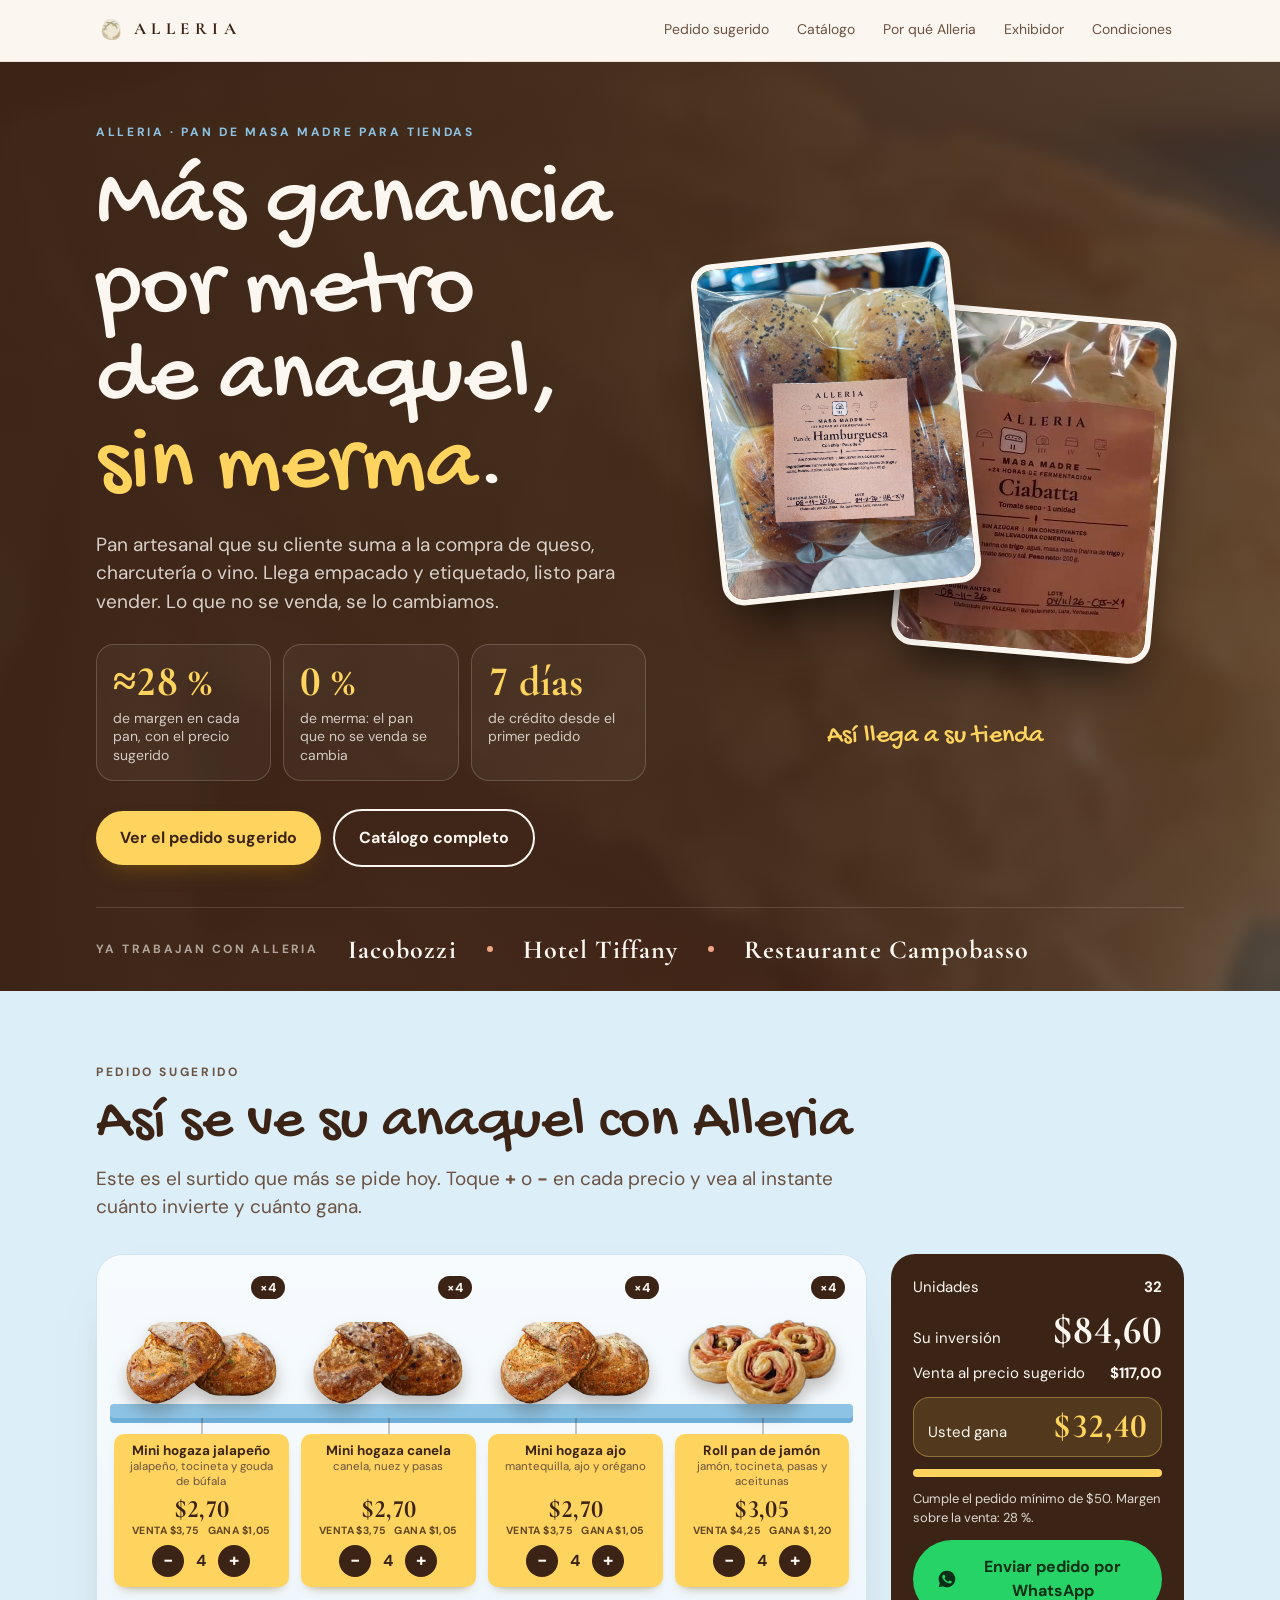
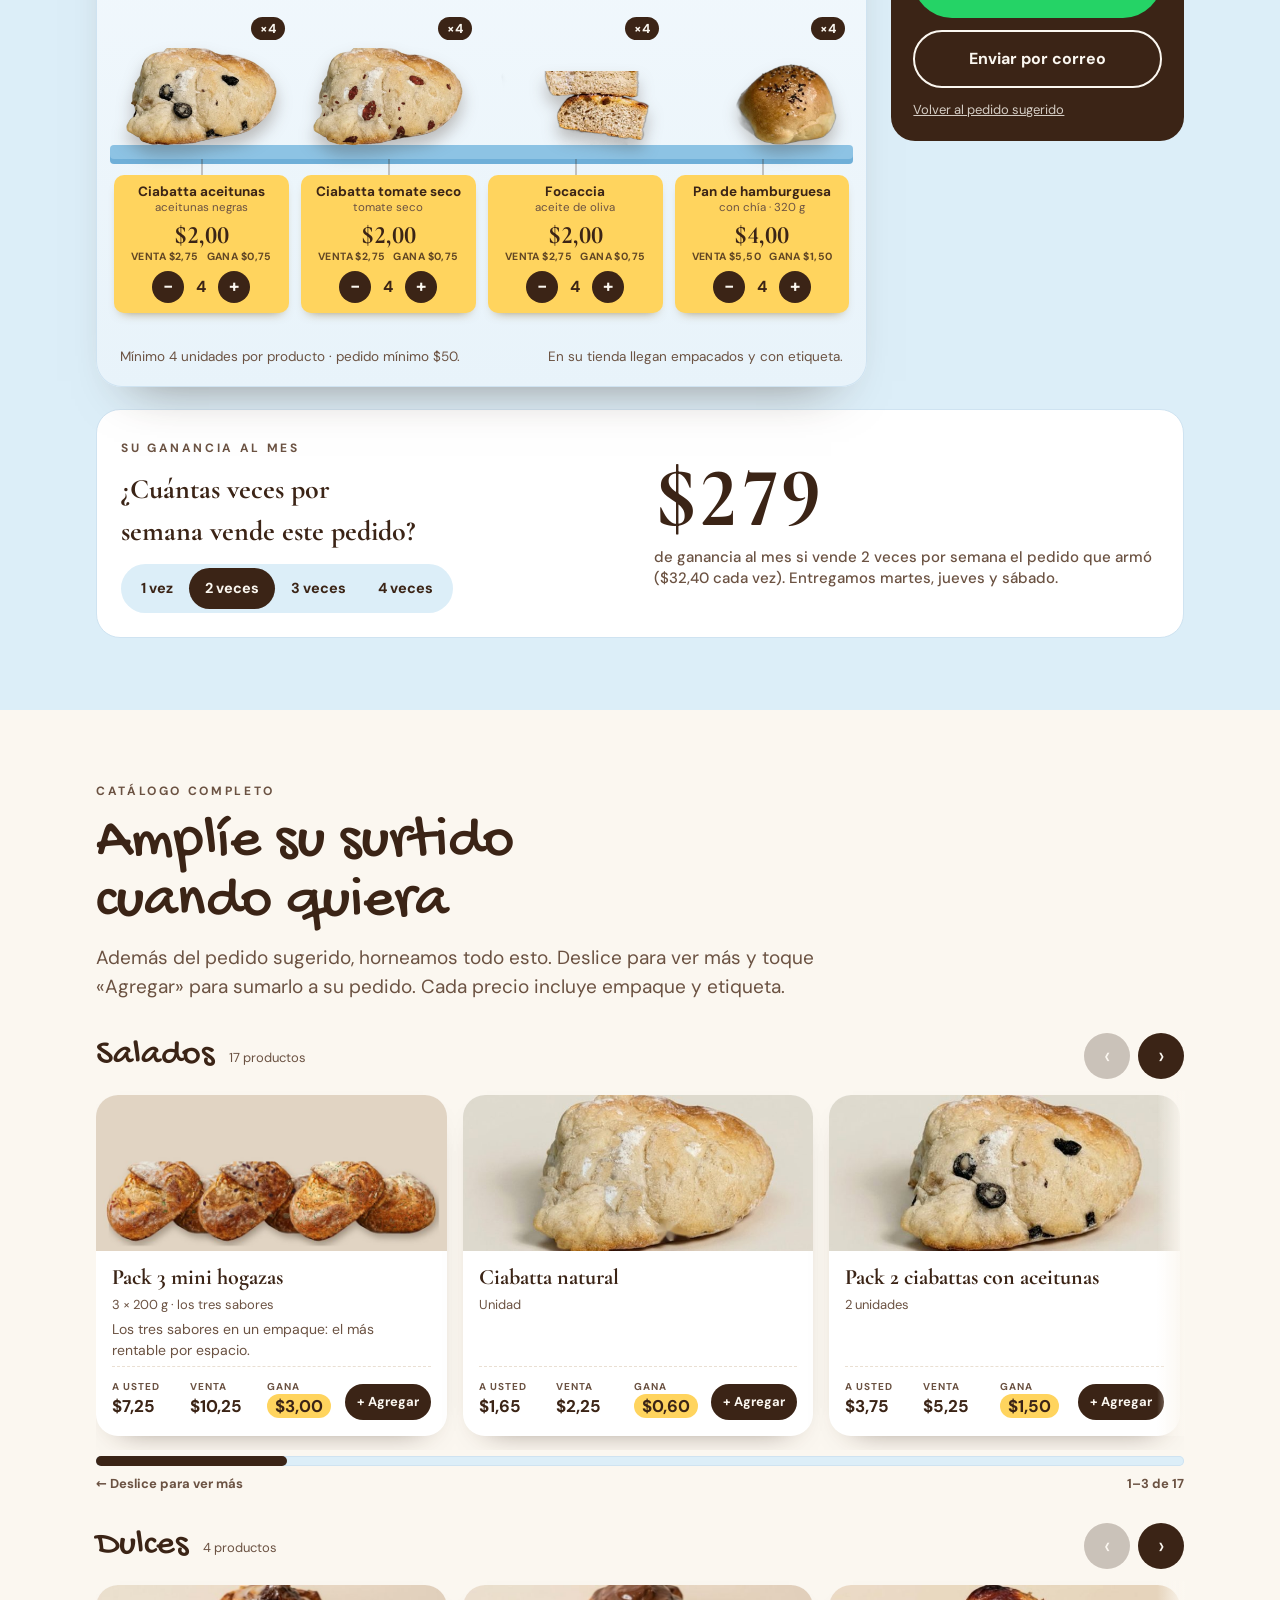
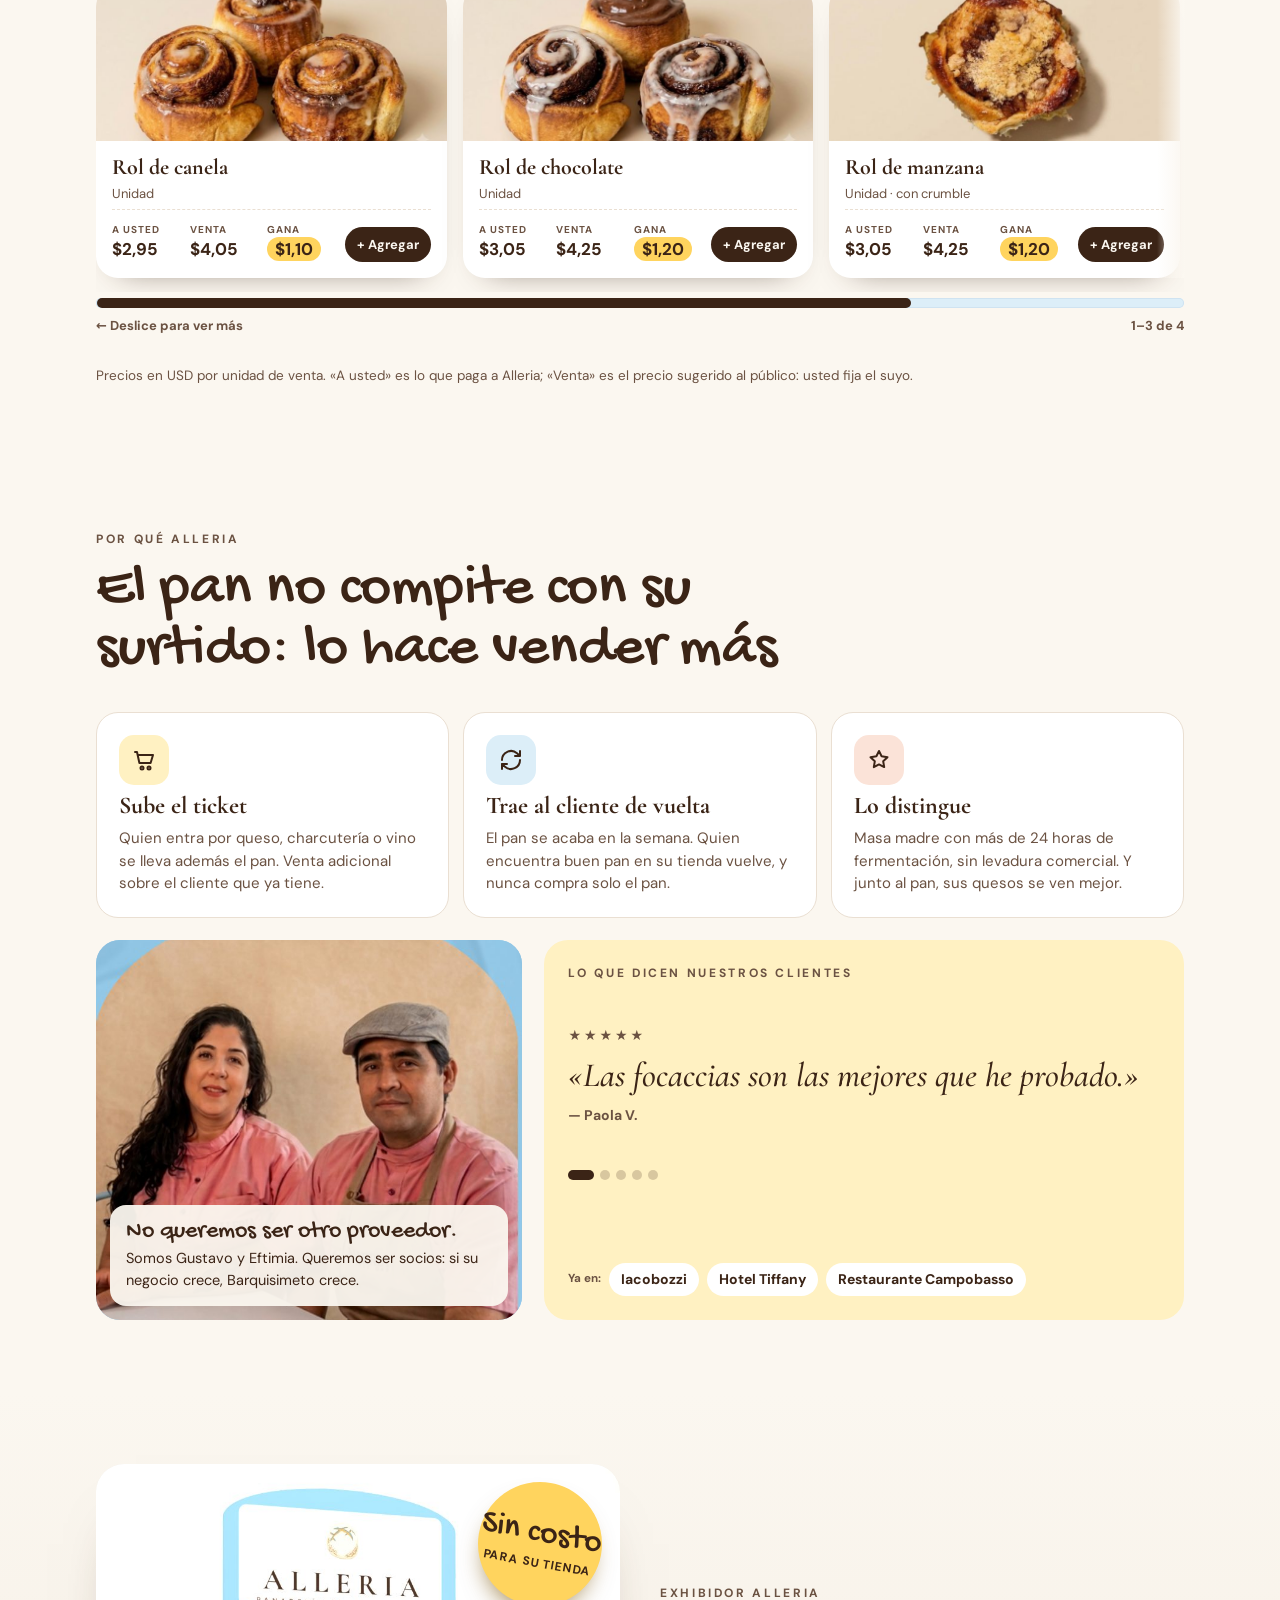
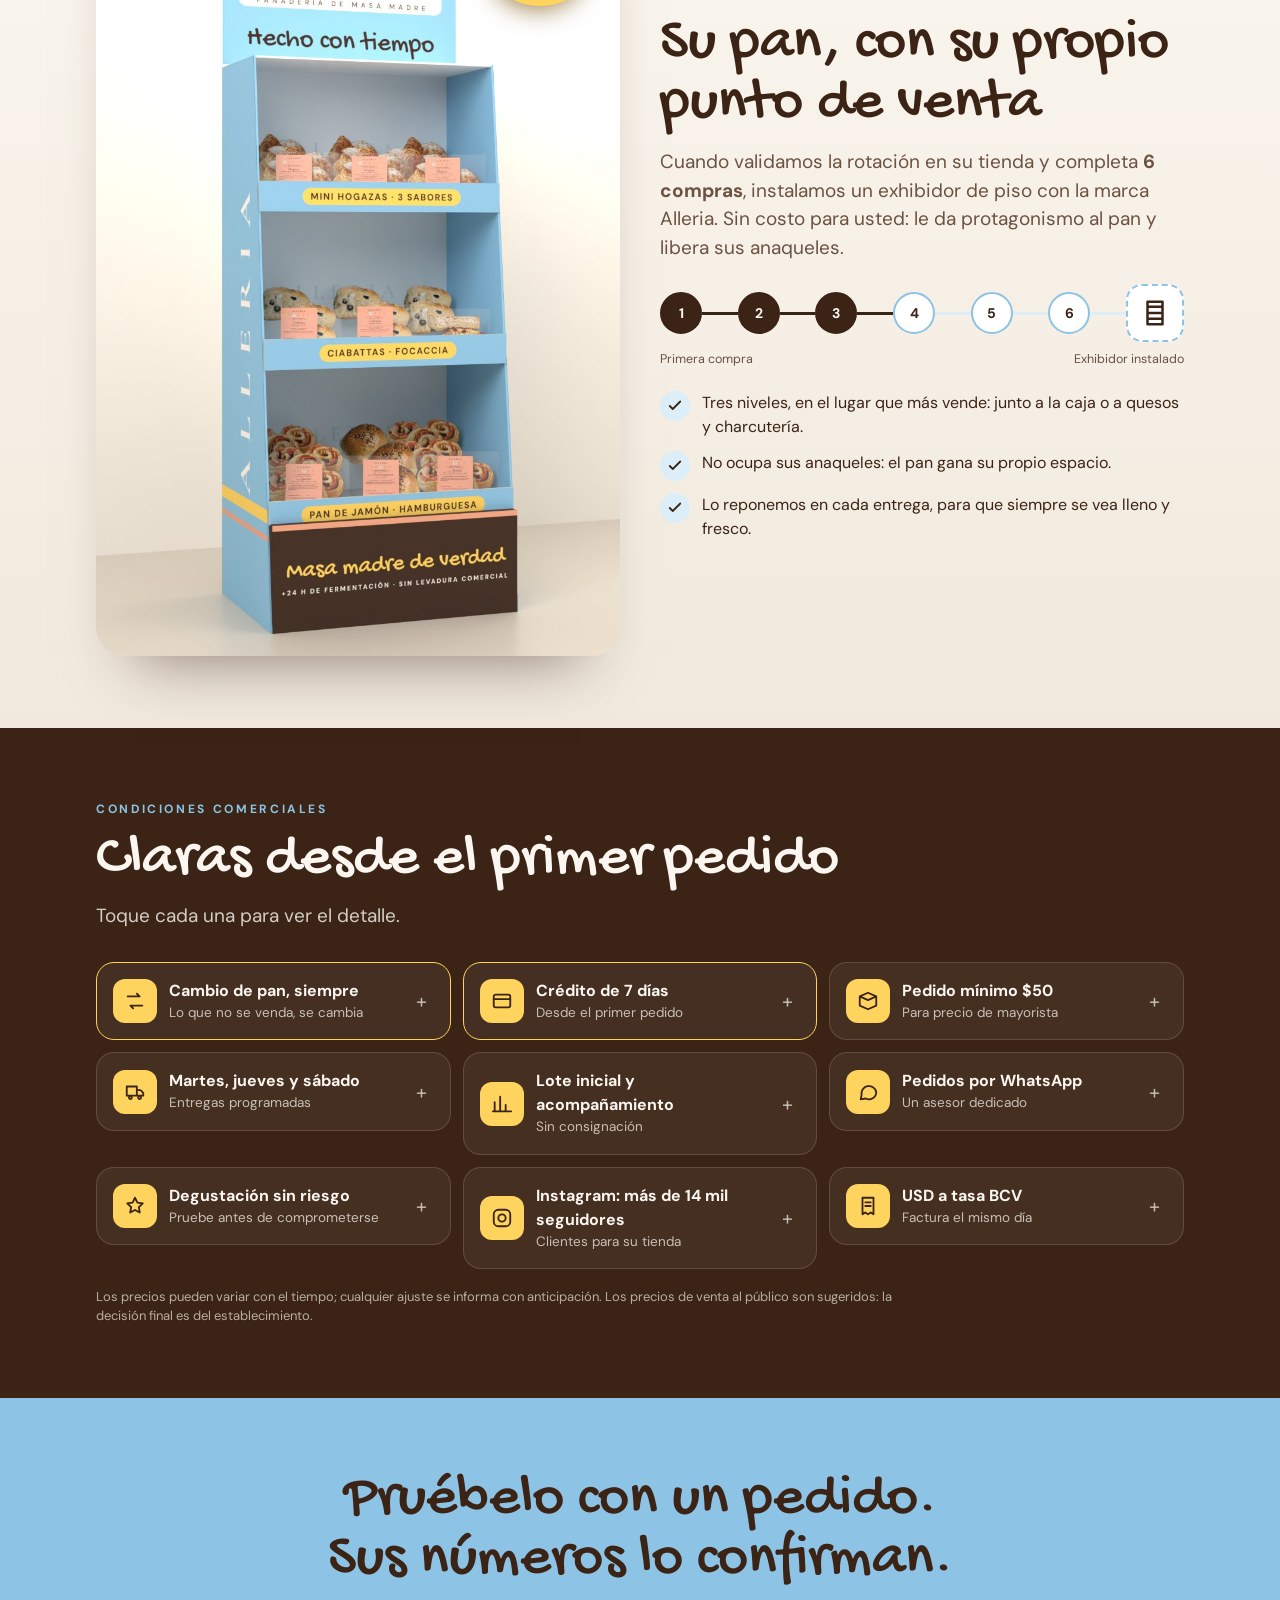
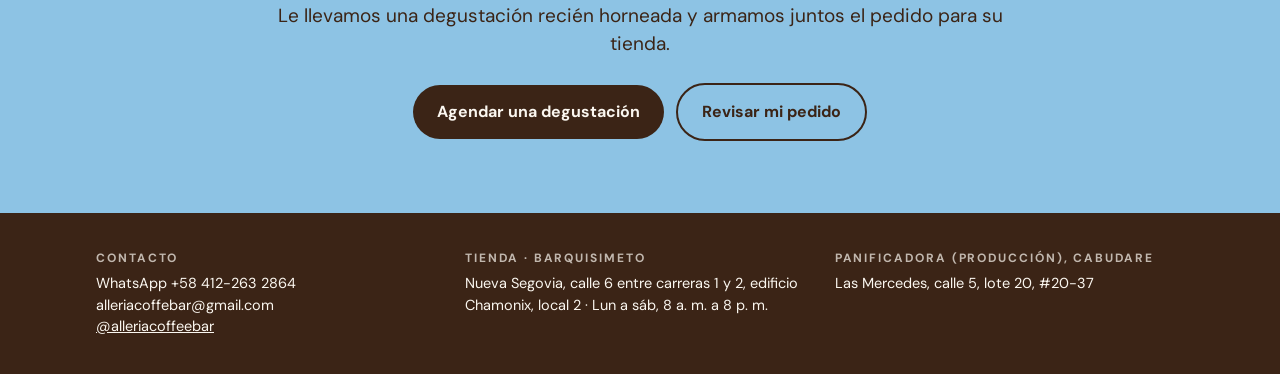
<file: anaquel.html>
<!DOCTYPE html>
<html lang="es">
<head>
<meta charset="UTF-8">
<meta name="viewport" content="width=device-width,initial-scale=1,viewport-fit=cover">
<title>Pan de masa madre para su anaquel · Alleria</title>
<meta name="description" content="Más ganancia por metro de anaquel, sin merma: pedido sugerido, catálogo completo, exhibidor sin costo y condiciones de Alleria para tiendas.">
<meta name="robots" content="noindex, follow">
<meta property="og:type" content="website">
<meta property="og:title" content="Más ganancia por metro de anaquel, sin merma · Alleria">
<meta property="og:description" content="Pan de masa madre para su tienda: cerca de 28 % de margen, cambio del pan que no se venda, crédito de 7 días y exhibidor sin costo.">
<meta property="og:image" content="https://alleria-website.vercel.app/assets/anaquel/og.jpg">
<meta property="og:image:width" content="1200">
<meta property="og:image:height" content="630">
<meta property="og:url" content="https://alleria-website.vercel.app/anaquel">
<meta name="twitter:card" content="summary_large_image">
<meta name="theme-color" content="#3B2416">
<link rel="preload" href="/assets/anaquel/fonts/gochi-hand-latin-400-normal.woff2" as="font" type="font/woff2" crossorigin>
<style>
@font-face{font-family:"Gochi Hand";src:url(/assets/anaquel/fonts/gochi-hand-latin-400-normal.woff2) format("woff2");font-weight:400;font-display:swap}
@font-face{font-family:"Cormorant Garamond";src:url(/assets/anaquel/fonts/cormorant-garamond-latin-600-normal.woff2) format("woff2");font-weight:600;font-display:swap}
@font-face{font-family:"Cormorant Garamond";src:url(/assets/anaquel/fonts/cormorant-garamond-latin-700-normal.woff2) format("woff2");font-weight:700;font-display:swap}
@font-face{font-family:"Cormorant Garamond";src:url(/assets/anaquel/fonts/cormorant-garamond-latin-500-italic.woff2) format("woff2");font-weight:500;font-style:italic;font-display:swap}
@font-face{font-family:"DM Sans";src:url(/assets/anaquel/fonts/dm-sans-latin-400-normal.woff2) format("woff2");font-weight:400;font-display:swap}
@font-face{font-family:"DM Sans";src:url(/assets/anaquel/fonts/dm-sans-latin-500-normal.woff2) format("woff2");font-weight:500;font-display:swap}
@font-face{font-family:"DM Sans";src:url(/assets/anaquel/fonts/dm-sans-latin-700-normal.woff2) format("woff2");font-weight:700;font-display:swap}
</style>
<style>
/* Página de venta para dueños y encargados de compras. Mundo Alleria: celeste del catálogo, amarillo de precio, coral de etiqueta, tinta café. */
:root{
  --crema:#FBF7F0; --blanco:#FFFFFF; --cielo:#8DC3E4; --cielo2:#DCEEF8; --cielo3:#3F86B8;
  --sol:#FFD45E; --sol2:#FFF1C2; --coral:#F0A585; --coral2:#FBE3D8; --tinta:#3B2416; --tinta2:#6B5242; --linea:#EADFD2;
  --hand:"Gochi Hand","Comic Sans MS",cursive; --serif:"Cormorant Garamond",Georgia,serif; --sans:"DM Sans",system-ui,-apple-system,"Segoe UI",sans-serif;
  --ease:cubic-bezier(.2,.75,.2,1); color-scheme:light;
}
*{box-sizing:border-box}
html{scroll-behavior:smooth;scroll-padding-top:64px}
body{margin:0;background:var(--crema);color:var(--tinta);font-family:var(--sans);font-size:17px;line-height:1.5;-webkit-font-smoothing:antialiased}
img,video{max-width:100%;display:block}
.wrap{max-width:1120px;margin:0 auto;padding-left:max(16px,env(safe-area-inset-left,0px));padding-right:max(16px,env(safe-area-inset-right,0px))}
section{padding-block:72px}
h1,h2,h3{margin:0;text-wrap:balance}
h2{font-family:var(--hand);font-weight:400;font-size:clamp(38px,5.6vw,60px);line-height:1}
p{margin:0}
.kick{font-size:12px;letter-spacing:.22em;text-transform:uppercase;font-weight:700;color:var(--tinta2)}
.lede{font-size:clamp(17px,2vw,19px);color:var(--tinta2);max-width:60ch}
.head{display:flex;flex-direction:column;gap:12px;margin-bottom:32px;max-width:780px}
.money,.num{font-variant-numeric:lining-nums tabular-nums}
:focus-visible{outline:3px solid var(--cielo3);outline-offset:3px;border-radius:8px}
.btn{all:unset;box-sizing:border-box;cursor:pointer;display:inline-flex;gap:10px;align-items:center;justify-content:center;padding:15px 24px;border-radius:999px;font-weight:700;font-size:16px;text-align:center;transition:transform .15s,box-shadow .2s}
.btn:active{transform:scale(.98)}
.btn:focus-visible{outline:3px solid var(--cielo3);outline-offset:3px}
.btn.wa{background:#25D366;color:#0B2E17}
.btn.sol{background:var(--sol);color:var(--tinta);box-shadow:0 10px 24px -12px rgba(160,110,0,.7)}
.btn.dark{background:var(--tinta);color:var(--crema)}
.btn.line{border:2px solid currentColor}
.btn svg{width:20px;height:20px;flex:none}
.row{display:flex;gap:12px;flex-wrap:wrap;align-items:center}
.rv{opacity:0;transform:translateY(22px);transition:opacity .7s var(--ease),transform .7s var(--ease)}
.rv.in{opacity:1;transform:none}

/* barra */
.bar{position:sticky;top:0;z-index:30;background:rgba(251,247,240,.94);backdrop-filter:blur(8px);-webkit-backdrop-filter:blur(8px);border-bottom:1px solid var(--linea)}
.bar .wrap{display:flex;align-items:center;gap:16px;height:58px}
.logo{display:flex;align-items:center;gap:8px;font-family:var(--serif);font-weight:700;letter-spacing:.32em;font-size:17px;flex:none}
.logo img{width:30px;height:30px;object-fit:contain}
.steps{display:flex;gap:4px;overflow-x:auto;scrollbar-width:none;flex:1;justify-content:flex-end;min-width:0}
.steps::-webkit-scrollbar{display:none}
.steps a{flex:none;text-decoration:none;font-size:14px;color:var(--tinta2);padding:7px 12px;border-radius:999px}
.steps a.on{background:var(--sol);color:var(--tinta);font-weight:700}
.prog{height:3px}.prog i{display:block;height:100%;width:0;background:linear-gradient(90deg,var(--cielo),var(--sol),var(--coral))}

/* portada */
.hero{background:var(--tinta);color:var(--crema);padding-block:56px 0;overflow:hidden;position:relative}

.hgrid{display:grid;grid-template-columns:minmax(0,1.05fr) minmax(0,.95fr);gap:40px;align-items:center;position:relative}
.hgrid>*{min-width:0}
.hero .kick{color:var(--cielo)}
.hero h1{font-family:var(--hand);font-weight:400;font-size:clamp(48px,7.6vw,92px);line-height:.96;margin:16px 0 18px}
.hero h1 mark{background:none;color:var(--sol)}
.hero .lede{color:rgba(251,247,240,.82)}
.prom{display:grid;grid-template-columns:repeat(3,minmax(0,1fr));gap:12px;margin:28px 0}
.prom div{border:1px solid rgba(251,247,240,.18);border-radius:18px;padding:16px;display:flex;flex-direction:column;gap:6px;background:rgba(255,255,255,.04)}
.prom b{font-family:var(--serif);font-size:42px;line-height:1;color:var(--sol)}
.prom span{font-size:14px;color:rgba(251,247,240,.78);line-height:1.3}
.hero .btn.line{color:var(--crema)}
.bgv{position:absolute;inset:0;width:100%;height:100%;object-fit:cover;filter:blur(6px) saturate(.9);transform:scale(1.08);opacity:.55;pointer-events:none}
.hero::after{content:"";position:absolute;inset:0;background:linear-gradient(90deg,rgba(59,36,22,.96) 0%,rgba(59,36,22,.86) 45%,rgba(59,36,22,.55) 100%);pointer-events:none}
.hero>.wrap{position:relative;z-index:1}
.stage{position:relative;height:540px}
.stage .ph{position:absolute;width:260px;border-radius:22px;overflow:hidden;border:6px solid var(--crema);box-shadow:0 30px 50px -18px rgba(0,0,0,.7)}
.stage .ph img{width:100%;aspect-ratio:3/4;object-fit:cover}
.stage .p1{left:4%;top:30px;transform:rotate(-6deg);z-index:2}
.stage .p2{right:4%;top:90px;transform:rotate(5deg);z-index:1}
.stage .cap{position:absolute;left:0;right:0;bottom:6px;text-align:center;font-family:var(--hand);font-size:26px;color:var(--sol);z-index:3}
.proof{position:relative;border-top:1px solid rgba(251,247,240,.14);margin-top:40px;padding-block:22px;display:flex;align-items:center;gap:14px 30px;flex-wrap:wrap}
.proof small{font-size:12px;letter-spacing:.2em;text-transform:uppercase;color:rgba(251,247,240,.6);font-weight:700}
.proof b{font-family:var(--serif);font-size:26px;font-weight:700;letter-spacing:.04em}
.proof i{width:6px;height:6px;border-radius:50%;background:var(--coral);display:inline-block}

/* anaquel interactivo */
.shelfsec{background:var(--cielo2)}
.shelfwrap{display:grid;grid-template-columns:minmax(0,1.45fr) minmax(0,.55fr);gap:24px;align-items:start}
.shelfwrap>*{min-width:0}
.rack{background:linear-gradient(180deg,#F7FBFE,#E8F3FA);border-radius:26px;padding:22px 18px 10px;box-shadow:0 30px 50px -36px rgba(59,36,22,.55),inset 0 0 0 1px #CFE3F1}
.lvl{display:grid;grid-template-columns:repeat(4,minmax(0,1fr));gap:12px;align-items:stretch;margin-bottom:30px}
.slot{display:flex;flex-direction:column;position:relative;min-width:0}
.pile{position:relative;height:128px;width:100%}
.pile::after{content:"";position:absolute;left:-7px;right:-7px;bottom:-14px;height:14px;background:var(--cielo);box-shadow:0 5px 0 #6FAFD8,0 12px 14px -8px rgba(59,36,22,.35);z-index:0}
.slot:first-child .pile::after{border-radius:4px 0 0 4px;left:-4px}
.slot:last-child .pile::after{border-radius:0 4px 4px 0;right:-4px}
.pile img{position:absolute;left:7%;bottom:0;z-index:1;width:86%;max-height:118px;object-fit:contain;object-position:bottom;filter:drop-shadow(0 10px 8px rgba(59,36,22,.28));transition:transform .45s var(--ease),opacity .3s}
.pile img.out{opacity:0;transform:translateY(-30px) scale(.9)}
.pile .qb{position:absolute;top:0;right:4px;background:var(--tinta);color:var(--crema);font-weight:700;font-size:13px;border-radius:999px;padding:2px 9px;z-index:10}
.tag{position:relative;z-index:3;background:var(--sol);border-radius:10px;padding:9px 8px 10px;width:100%;text-align:center;box-shadow:0 6px 12px -8px rgba(120,80,0,.8);margin-top:30px;flex:1;display:flex;flex-direction:column;align-items:center}
.tag::before{content:"";position:absolute;top:-16px;left:50%;width:2px;height:16px;background:rgba(59,36,22,.25)}
.tag b{display:block;font-size:13.5px;line-height:1.15}
.tag .fl{display:block;font-size:11.5px;line-height:1.25;margin:2px 0 8px;color:var(--tinta2)}
.tag .pv{font-family:var(--serif);font-size:25px;font-weight:700;line-height:1;margin-top:auto}
.tag .pv small{font-family:var(--sans);font-size:10.5px;font-weight:700;letter-spacing:.04em;display:flex;flex-wrap:wrap;justify-content:center;gap:0 8px;opacity:.8;margin-top:4px}
.tag .pv small span{white-space:nowrap}
.mini-stp{display:flex;align-items:center;justify-content:center;gap:4px;margin-top:8px}
.mini-stp button{all:unset;cursor:pointer;width:32px;height:32px;border-radius:50%;background:var(--tinta);color:var(--crema);display:grid;place-items:center;font-size:18px;font-weight:700}
.mini-stp button:focus-visible{outline:3px solid var(--cielo3)}
.mini-stp output{min-width:26px;font-weight:700;font-size:16px}
.rack .foot{display:flex;justify-content:space-between;gap:10px;flex-wrap:wrap;font-size:13.5px;color:var(--tinta2);padding:4px 6px 10px}

.sum{background:var(--tinta);color:var(--crema);border-radius:24px;padding:22px;display:flex;flex-direction:column;gap:12px;position:sticky;top:78px}
.sum .r{display:flex;justify-content:space-between;align-items:baseline;gap:10px;font-size:15px}
.sum .big b{font-family:var(--serif);font-size:40px;line-height:1}
.sum .gain{background:rgba(255,212,94,.12);border:1px solid rgba(255,212,94,.35);border-radius:16px;padding:12px 14px}
.sum .gain b{font-family:var(--serif);font-size:34px;color:var(--sol);line-height:1}
.minbar{height:8px;border-radius:999px;background:rgba(255,255,255,.15);overflow:hidden}
.minbar i{display:block;height:100%;background:var(--sol);transition:width .35s}
.minmsg{font-size:13px;opacity:.85}
.sum .btn{width:100%}
.reset{all:unset;cursor:pointer;font-size:13px;text-decoration:underline;opacity:.8;align-self:flex-start}

/* calculadora */
.calc{margin-top:22px;background:var(--blanco);border-radius:24px;padding:24px;display:grid;grid-template-columns:minmax(0,1fr) minmax(0,1fr);gap:28px;align-items:center;border:1px solid #CFE3F1}
.calc>*{min-width:0}
.seg{display:inline-flex;background:var(--cielo2);border-radius:999px;padding:4px;margin-top:12px}
.seg button{all:unset;cursor:pointer;padding:10px 16px;border-radius:999px;font-weight:700;font-size:14.5px}
.seg button[aria-pressed="true"]{background:var(--tinta);color:var(--crema)}
.seg button:focus-visible{outline:3px solid var(--cielo3)}
.calc .out{font-family:var(--serif);font-weight:700;font-size:clamp(54px,8vw,84px);line-height:.95;color:var(--tinta)}
.calc .out small{font-family:var(--sans);font-size:15px;font-weight:500;color:var(--tinta2);display:block;margin-top:8px;line-height:1.4}

/* catálogo */
.chips{display:flex;gap:8px;flex-wrap:wrap;margin-bottom:20px}
.chips button{all:unset;cursor:pointer;padding:9px 16px;border-radius:999px;border:2px solid var(--linea);font-weight:700;font-size:14.5px;background:var(--blanco)}
.chips button[aria-pressed="true"]{background:var(--tinta);border-color:var(--tinta);color:var(--crema)}
.chips button:focus-visible{outline:3px solid var(--cielo3)}
.crow{margin-bottom:30px}
.crh{display:flex;align-items:center;justify-content:space-between;gap:12px;margin-bottom:12px}
.crh h3{font-family:var(--hand);font-weight:400;font-size:36px;line-height:1}
.crh h3 small{font-family:var(--sans);font-size:13px;color:var(--tinta2);margin-left:6px}
.arr{display:flex;gap:8px}
.arr button{all:unset;cursor:pointer;width:46px;height:46px;border-radius:50%;background:var(--tinta);color:var(--crema);display:grid;place-items:center;font-size:24px;line-height:1}
.arr button:focus-visible{outline:3px solid var(--cielo3)}
.arr button:disabled{opacity:.25;cursor:default}
.tw{position:relative}
.tw::after{content:"";position:absolute;top:0;right:-1px;bottom:14px;width:28px;background:linear-gradient(90deg,rgba(251,247,240,0),var(--crema));pointer-events:none;transition:opacity .3s}
.tw.end::after{opacity:0}
.track{display:grid;grid-auto-flow:column;grid-auto-columns:calc((100% - 32px)/3);gap:16px;overflow-x:auto;scroll-snap-type:x mandatory;padding:4px 2px 14px;scrollbar-width:none}
.track::-webkit-scrollbar{display:none}
.tbar{position:relative;height:10px;border-radius:999px;background:var(--cielo2);margin-top:6px;cursor:pointer;box-shadow:inset 0 0 0 1px #CFE3F1}
.tbar i{position:absolute;top:0;bottom:0;left:0;border-radius:999px;background:var(--tinta);min-width:40px;transition:left .15s}
.thint{display:flex;justify-content:space-between;font-size:13px;color:var(--tinta2);margin-top:8px;font-weight:700}
.track>.card{scroll-snap-align:start}
.card{background:var(--blanco);border-radius:22px;overflow:hidden;display:flex;flex-direction:column;box-shadow:0 14px 30px -24px rgba(59,36,22,.7);transition:transform .3s var(--ease)}
.card:hover{transform:translateY(-3px)}
.card .im{position:relative;aspect-ratio:2.25/1;background:#EFE6DA;overflow:hidden}
.card .im img{width:100%;height:100%;object-fit:cover;transition:transform .6s var(--ease)}
.card:hover .im img{transform:scale(1.05)}
.card .badge{position:absolute;left:12px;top:12px;background:var(--sol);font-size:11px;font-weight:700;letter-spacing:.1em;text-transform:uppercase;padding:5px 10px;border-radius:999px}
.card .bd{padding:14px 16px 16px;display:flex;flex-direction:column;gap:5px;flex:1}
.card .nm{font-family:var(--serif);font-weight:700;font-size:22px;line-height:1.1}
.card .gm{font-size:13px;color:var(--tinta2)}
.card .ds{font-size:14px;color:var(--tinta2)}
.prices{margin-top:auto;display:grid;grid-template-columns:repeat(3,minmax(0,1fr)) auto;gap:6px;align-items:end;padding-top:12px;border-top:1px dashed var(--linea)}
.prices small{display:block;font-size:10px;letter-spacing:.1em;text-transform:uppercase;color:var(--tinta2);font-weight:700}
.prices b{font-size:17px}
.prices .g b{background:var(--sol);border-radius:999px;padding:1px 8px}
.add{all:unset;cursor:pointer;display:inline-flex;align-items:center;gap:6px;border-radius:999px;background:var(--tinta);color:var(--crema);font-weight:700;font-size:13px;padding:8px 12px;white-space:nowrap}
.add.has{background:var(--cielo3)}
.add:focus-visible{outline:3px solid var(--cielo3)}
.esp{display:grid;place-items:center;height:100%;background:repeating-linear-gradient(-45deg,var(--sol2) 0 14px,var(--sol) 14px 28px)}
.esp i{font-family:var(--hand);font-style:normal;font-size:28px;background:var(--blanco);padding:4px 16px;border-radius:999px}
.note{margin-top:16px;font-size:13.5px;color:var(--tinta2)}

/* por qué + confianza */
.why{display:grid;grid-template-columns:repeat(3,minmax(0,1fr));gap:14px}
.wc{background:var(--blanco);border:1px solid var(--linea);border-radius:22px;padding:22px;display:flex;flex-direction:column;gap:8px}
.wc .ic{width:50px;height:50px;border-radius:15px;display:grid;place-items:center}
.wc .ic svg{width:24px;height:24px}
.wc b{font-family:var(--serif);font-size:24px;line-height:1.1}
.wc p{font-size:15px;color:var(--tinta2)}
.trust{margin-top:22px;display:grid;grid-template-columns:minmax(0,.8fr) minmax(0,1.2fr);gap:22px;align-items:stretch}
.trust>*{min-width:0}
.found{position:relative;border-radius:24px;overflow:hidden;background:var(--cielo);min-height:380px}
.found img{width:100%;height:100%;object-fit:cover;object-position:center 30%;position:absolute;inset:0}
.found .q{position:absolute;left:14px;right:14px;bottom:14px;background:rgba(251,247,240,.95);border-radius:16px;padding:14px 16px;font-size:14.5px}
.found .q b{font-family:var(--hand);font-weight:400;font-size:24px;display:block;line-height:1.05;margin-bottom:4px}
.quotes{background:var(--sol2);border-radius:24px;padding:24px;display:flex;flex-direction:column;gap:14px}
.qwrap{position:relative;min-height:160px}
.qt{position:absolute;inset:0;opacity:0;transition:opacity .6s;display:flex;flex-direction:column;justify-content:center;gap:10px}
.qt.on{opacity:1}
.qt p{font-family:var(--serif);font-style:italic;font-weight:500;font-size:clamp(26px,3.4vw,34px);line-height:1.15}
.qt span{font-weight:700;font-size:14px;color:var(--tinta2)}
.stars{color:#E6A700;letter-spacing:3px;font-size:18px}
.dots{display:flex;gap:6px}
.dots button{all:unset;cursor:pointer;width:10px;height:10px;border-radius:50%;background:rgba(59,36,22,.2);transition:width .3s}
.dots button.on{background:var(--tinta);width:26px;border-radius:999px}
.clients{display:flex;flex-wrap:wrap;gap:8px;align-items:center;font-size:14px;margin-top:auto}
.clients span{background:var(--blanco);border-radius:999px;padding:6px 12px;font-weight:700}

/* exhibidor */
.exsec{background:linear-gradient(180deg,var(--crema),#F1E9DD)}
.exh{display:grid;grid-template-columns:minmax(0,1fr) minmax(0,1fr);gap:40px;align-items:center}
.exh>*{min-width:0}
.render{position:relative;border-radius:28px;overflow:hidden;background:#EEE8E0;box-shadow:0 40px 60px -40px rgba(59,36,22,.6)}
.render img{width:100%;aspect-ratio:880/1330;object-fit:cover;transform:scale(1.06);transition:transform 1.4s var(--ease)}
.render.in img{transform:none}
.free{position:absolute;right:18px;top:18px;width:124px;height:124px;border-radius:50%;background:var(--sol);display:grid;place-items:center;text-align:center;font-weight:700;line-height:1.05;box-shadow:0 14px 24px -10px rgba(120,80,0,.7);transform:rotate(10deg)}
.free b{display:block;font-family:var(--hand);font-weight:400;font-size:34px}
.free small{font-size:12px;letter-spacing:.08em;text-transform:uppercase}
.path{display:flex;align-items:center;margin:22px 0 8px}
.path .d{width:42px;height:42px;border-radius:50%;display:grid;place-items:center;font-weight:700;font-size:14px;background:var(--blanco);border:2px solid var(--cielo);flex:none;transition:background .3s,color .3s,border-color .3s}
.path .d.on{background:var(--tinta);color:var(--crema);border-color:var(--tinta)}
.path .ln{flex:1;height:3px;background:var(--cielo2);min-width:4px;position:relative;overflow:hidden}
.path .ln i{position:absolute;inset:0;background:var(--tinta);transform:scaleX(0);transform-origin:left;transition:transform .3s}
.path .ln.on i{transform:none}
.path .end{width:58px;height:58px;border-radius:16px;background:var(--blanco);border:2px dashed var(--cielo);display:grid;place-items:center;flex:none;transition:all .4s}
.path .end.on{background:var(--sol);border:2px solid var(--sol);transform:scale(1.08)}
.path .end svg{width:30px;height:30px}
.plab{display:flex;justify-content:space-between;font-size:12.5px;color:var(--tinta2)}
.exl{list-style:none;padding:0;margin:22px 0 0;display:flex;flex-direction:column;gap:12px}
.exl li{display:grid;grid-template-columns:30px 1fr;gap:12px;font-size:16px}
.exl li svg{width:30px;height:30px;padding:6px;border-radius:50%;background:var(--cielo2)}

/* condiciones */
.cond{background:var(--tinta);color:var(--crema)}
.cond .kick{color:var(--cielo)}
.cond .lede{color:rgba(251,247,240,.8)}
.cg{display:grid;grid-template-columns:repeat(3,minmax(0,1fr));gap:12px;align-items:start}
.cg details{background:rgba(255,255,255,.05);border:1px solid rgba(251,247,240,.15);border-radius:18px;transition:background .2s}
.cg details[open]{background:rgba(255,255,255,.1)}
.cg summary{list-style:none;cursor:pointer;display:grid;grid-template-columns:44px 1fr 18px;gap:12px;align-items:center;padding:16px}
.cg summary::-webkit-details-marker{display:none}
.cg summary .ic{width:44px;height:44px;border-radius:12px;background:var(--sol);color:var(--tinta);display:grid;place-items:center}
.cg summary .ic svg{width:22px;height:22px}
.cg summary b{display:block;font-size:16px}
.cg summary small{display:block;font-size:13.5px;color:rgba(251,247,240,.72)}
.cg summary .ch{transition:transform .25s;opacity:.7;font-size:20px}
.cg details[open] .ch{transform:rotate(45deg)}
.cg details p{padding:0 16px 16px 72px;font-size:14px;color:rgba(251,247,240,.82)}
.cg details.hi{border-color:var(--sol)}
.legal{margin-top:18px;font-size:13px;color:rgba(251,247,240,.65);max-width:90ch}

/* cierre */
.close{background:var(--cielo);text-align:center}
.close h2{margin-bottom:12px}
.close .lede{margin:0 auto 24px;color:var(--tinta)}
.close .row{justify-content:center}
.close .btn.line{color:var(--tinta)}

footer{background:var(--tinta);color:var(--crema);padding-block:36px}
footer .cols{display:grid;grid-template-columns:repeat(3,minmax(0,1fr));gap:20px;font-size:14.5px}
footer b{display:block;font-size:12px;letter-spacing:.16em;text-transform:uppercase;opacity:.7;margin-bottom:6px}
footer a{color:var(--crema)}

/* barra fija móvil */
.dock{position:fixed;left:10px;right:10px;bottom:calc(10px + env(safe-area-inset-bottom,0px));z-index:40;background:var(--tinta);color:var(--crema);border-radius:20px;padding:10px 10px 10px 16px;display:none;align-items:center;gap:12px;box-shadow:0 18px 40px -12px rgba(0,0,0,.55);transform:translateY(160%);transition:transform .35s var(--ease)}
.dock.show{transform:none}
.dock .t{flex:1;min-width:0;line-height:1.15}
.dock .t b{font-family:var(--serif);font-size:24px;display:block}
.dock .t small{font-size:12px;opacity:.75}
.dock .btn{padding:12px 16px;font-size:14.5px}

@media (max-width:980px){
  .shelfwrap{grid-template-columns:minmax(0,1fr)}
  .sum{position:static}
  .track{grid-auto-columns:calc((100% - 16px)/2)}
  .cg{grid-template-columns:repeat(2,minmax(0,1fr))}
}
@media (max-width:860px){
  section{padding-block:52px}
  .hgrid,.exh,.trust,.calc{grid-template-columns:minmax(0,1fr)}
  .stage{height:470px;max-width:440px;margin-inline:auto;width:100%}
  .stage .ph{width:190px}
  .why{grid-template-columns:minmax(0,1fr)}
  footer{padding-bottom:110px}
  footer .cols{grid-template-columns:minmax(0,1fr)}
  .logo span{display:none}
  .steps{justify-content:flex-start}
  .dock{display:flex}
  .render{max-width:460px;margin-inline:auto;width:100%}
}
@media (max-width:560px){
  .prom{grid-template-columns:minmax(0,1fr)}
  .prom div{flex-direction:row;align-items:center;gap:14px;padding:12px 14px}
  .prom b{font-size:34px;min-width:92px}
  .rack{padding:16px 12px 8px}
  .lvl{grid-template-columns:repeat(2,minmax(0,1fr));gap:28px 12px;margin-bottom:28px}
  .pile{height:104px}
  .pile img{max-height:96px}
  .slot:nth-child(odd) .pile::after{border-radius:4px 0 0 4px;left:-4px;right:-7px}
  .slot:nth-child(even) .pile::after{border-radius:0 4px 4px 0;right:-4px;left:-7px}
  .cg{grid-template-columns:minmax(0,1fr)}
  .track{grid-auto-columns:84%}
  .arr button{width:40px;height:40px;font-size:22px}
  .stage{height:350px}
  .stage .ph{width:46%}
  .free{width:100px;height:100px}
  .free b{font-size:28px}
  .proof{gap:6px 14px}
  .proof small{width:100%}
  .proof b{font-size:20px}
  .proof i{display:none}
  .seg button{padding:9px 12px}
}
@media (prefers-reduced-motion:reduce){*{transition:none!important;animation:none!important}html{scroll-behavior:auto}.rv{opacity:1;transform:none}}
</style>
</head>
<body>

<nav class="bar" aria-label="Secciones">
  <div class="wrap">
    <span class="logo"><img src="/assets/anaquel/tag.webp" alt=""><span>ALLERIA</span></span>
    <div class="steps" id="steps">
      <a href="#anaquel">Pedido sugerido</a>
      <a href="#catalogo">Catálogo</a>
      <a href="#confianza">Por qué Alleria</a>
      <a href="#exhibidor">Exhibidor</a>
      <a href="#condiciones">Condiciones</a>
    </div>
  </div>
  <div class="prog"><i id="prog"></i></div>
</nav>

<header class="hero">
  <video class="bgv" src="/assets/anaquel/real-focaccia.mp4" poster="/assets/anaquel/real-focaccia-poster.jpg" autoplay muted loop playsinline preload="metadata" aria-hidden="true"></video>
  <div class="wrap hgrid">
    <div>
      <span class="kick">Alleria · Pan de masa madre para tiendas</span>
      <h1>Más ganancia por metro de anaquel, <mark>sin merma</mark>.</h1>
      <p class="lede">Pan artesanal que su cliente suma a la compra de queso, charcutería o vino. Llega empacado y etiquetado, listo para vender. Lo que no se venda, se lo cambiamos.</p>
      <div class="prom">
        <div><b class="num" data-count="28" data-pre="≈" data-suf=" %">≈28 %</b><span>de margen en cada pan, con el precio sugerido</span></div>
        <div><b class="num">0 %</b><span>de merma: el pan que no se venda se cambia</span></div>
        <div><b class="num" data-count="7" data-suf=" días">7 días</b><span>de crédito desde el primer pedido</span></div>
      </div>
      <div class="row"><a class="btn sol" href="#anaquel">Ver el pedido sugerido</a><a class="btn line" href="#catalogo">Catálogo completo</a></div>
    </div>
    <div class="stage" aria-hidden="true">
      <div class="ph p1"><img src="/assets/anaquel/real-hamburguesa.jpg" alt=""></div>
      <div class="ph p2"><img src="/assets/anaquel/real-ciabatta.jpg" alt=""></div>
      <span class="cap">Así llega a su tienda</span>
    </div>
  </div>
  <div class="wrap"><div class="proof"><small>Ya trabajan con Alleria</small><b>Iacobozzi</b><i></i><b>Hotel Tiffany</b><i></i><b>Restaurante Campobasso</b></div></div>
</header>

<section id="anaquel" class="shelfsec">
  <div class="wrap">
    <div class="head rv">
      <span class="kick">Pedido sugerido</span>
      <h2>Así se ve su anaquel con Alleria</h2>
      <p class="lede">Este es el surtido que más se pide hoy. Toque <b>+</b> o <b>−</b> en cada precio y vea al instante cuánto invierte y cuánto gana.</p>
    </div>
    <div class="shelfwrap">
      <div class="rack rv" id="rack"></div>
      <aside class="sum" aria-live="polite">
        <div class="r"><span>Unidades</span><b class="num" id="tU">0</b></div>
        <div class="r big"><span>Su inversión</span><b class="money" id="tC">$0,00</b></div>
        <div class="r"><span>Venta al precio sugerido</span><b class="money" id="tV">$0,00</b></div>
        <div class="gain r"><span>Usted gana</span><b class="money" id="tG">$0,00</b></div>
        <div class="minbar"><i id="tMin"></i></div>
        <span class="minmsg" id="tMinMsg"></span>
        <a class="btn wa" id="sendWa" target="_blank" rel="noopener"><svg viewBox="0 0 24 24" fill="currentColor" aria-hidden="true"><path d="M12 2a10 10 0 0 0-8.6 15.1L2 22l5-1.3A10 10 0 1 0 12 2zm5.3 14.1c-.2.6-1.3 1.2-1.8 1.2-.5.1-1 .2-3.3-.7-2.8-1.1-4.6-4-4.7-4.2-.1-.2-1.1-1.5-1.1-2.9s.7-2 1-2.3c.2-.3.5-.3.7-.3h.5c.2 0 .4 0 .6.5l.8 2c.1.2.1.4 0 .5l-.4.6-.4.4c-.1.1-.3.3-.1.6.2.3.8 1.3 1.7 2.1 1.2 1 2.1 1.4 2.4 1.5.3.1.5.1.6-.1l.9-1c.2-.3.4-.2.6-.1l1.9.9c.3.1.5.2.5.3.1.2.1.7-.1 1.4z"/></svg>Enviar pedido por WhatsApp</a>
        <a class="btn line" id="sendMail">Enviar por correo</a>
        <button class="reset" type="button" id="reset">Volver al pedido sugerido</button>
      </aside>
    </div>
    <div class="calc rv">
      <div>
        <span class="kick">Su ganancia al mes</span>
        <h3 style="font-family:var(--serif);font-size:28px;margin-top:8px">¿Cuántas veces por semana vende este pedido?</h3>
        <div class="seg" role="group" aria-label="Reposiciones por semana">
          <button type="button" data-r="1" aria-pressed="false">1 vez</button><button type="button" data-r="2" aria-pressed="true">2 veces</button><button type="button" data-r="3" aria-pressed="false">3 veces</button><button type="button" data-r="4" aria-pressed="false">4 veces</button>
        </div>
      </div>
      <div class="out money" id="mOut">$0<small id="mTxt"></small></div>
    </div>
  </div>
</section>

<section id="catalogo">
  <div class="wrap">
    <div class="head rv">
      <span class="kick">Catálogo completo</span>
      <h2>Amplíe su surtido cuando quiera</h2>
      <p class="lede">Además del pedido sugerido, horneamos todo esto. Deslice para ver más y toque «Agregar» para sumarlo a su pedido. Cada precio incluye empaque y etiqueta.</p>
    </div>
    <div id="cgrid"></div>
    <p class="note">Precios en USD por unidad de venta. «A usted» es lo que paga a Alleria; «Venta» es el precio sugerido al público: usted fija el suyo.</p>
  </div>
</section>

<section id="confianza">
  <div class="wrap">
    <div class="head rv">
      <span class="kick">Por qué Alleria</span>
      <h2>El pan no compite con su surtido: lo hace vender más</h2>
    </div>
    <div class="why">
      <div class="wc rv"><span class="ic" style="background:var(--sol2)"><svg viewBox="0 0 24 24" fill="none" stroke="currentColor" stroke-width="2" stroke-linecap="round" stroke-linejoin="round"><path d="M3 4h2l2.4 11h11.2L21 7H7"/><circle cx="10" cy="20" r="1.5"/><circle cx="17" cy="20" r="1.5"/></svg></span><b>Sube el ticket</b><p>Quien entra por queso, charcutería o vino se lleva además el pan. Venta adicional sobre el cliente que ya tiene.</p></div>
      <div class="wc rv"><span class="ic" style="background:var(--cielo2)"><svg viewBox="0 0 24 24" fill="none" stroke="currentColor" stroke-width="2" stroke-linecap="round" stroke-linejoin="round"><path d="M3 12a9 9 0 0 1 15-6.7L21 8M21 3v5h-5M21 12a9 9 0 0 1-15 6.7L3 16M3 21v-5h5"/></svg></span><b>Trae al cliente de vuelta</b><p>El pan se acaba en la semana. Quien encuentra buen pan en su tienda vuelve, y nunca compra solo el pan.</p></div>
      <div class="wc rv"><span class="ic" style="background:var(--coral2)"><svg viewBox="0 0 24 24" fill="none" stroke="currentColor" stroke-width="2" stroke-linecap="round" stroke-linejoin="round"><path d="M12 3l2.6 5.3 5.9.9-4.3 4.1 1 5.8L12 16.4 6.8 19.1l1-5.8-4.3-4.1 5.9-.9z"/></svg></span><b>Lo distingue</b><p>Masa madre con más de 24 horas de fermentación, sin levadura comercial. Y junto al pan, sus quesos se ven mejor.</p></div>
    </div>
    <div class="trust">
      <div class="found rv"><img src="/assets/anaquel/fundadores.jpg" alt="Gustavo y Eftimia, fundadores de Alleria" loading="lazy"><div class="q"><b>No queremos ser otro proveedor.</b>Somos Gustavo y Eftimia. Queremos ser socios: si su negocio crece, Barquisimeto crece.</div></div>
      <div class="quotes rv">
        <span class="kick">Lo que dicen nuestros clientes</span>
        <div class="qwrap" id="qwrap"></div>
        <div class="dots" id="dots"></div>
        <div class="clients"><small style="font-weight:700;color:var(--tinta2)">Ya en:</small><span>Iacobozzi</span><span>Hotel Tiffany</span><span>Restaurante Campobasso</span></div>
      </div>
    </div>
  </div>
</section>

<section id="exhibidor" class="exsec">
  <div class="wrap exh">
    <div class="render rv"><img src="/assets/anaquel/exhibidor.jpg" alt="Exhibidor de piso Alleria con tres niveles de pan de masa madre empacado" loading="lazy"><span class="free"><span><b>Sin costo</b><small>para su tienda</small></span></span></div>
    <div class="rv">
      <span class="kick">Exhibidor Alleria</span>
      <h2 style="margin-top:10px">Su pan, con su propio punto de venta</h2>
      <p class="lede" style="margin-top:14px">Cuando validamos la rotación en su tienda y completa <b>6 compras</b>, instalamos un exhibidor de piso con la marca Alleria. Sin costo para usted: le da protagonismo al pan y libera sus anaqueles.</p>
      <div class="path" id="path" aria-label="Seis compras hasta el exhibidor">
        <span class="d">1</span><span class="ln"><i></i></span><span class="d">2</span><span class="ln"><i></i></span><span class="d">3</span><span class="ln"><i></i></span><span class="d">4</span><span class="ln"><i></i></span><span class="d">5</span><span class="ln"><i></i></span><span class="d">6</span><span class="ln"><i></i></span>
        <span class="end"><svg viewBox="0 0 24 24" fill="none" stroke="#3B2416" stroke-width="2" stroke-linejoin="round"><path d="M6 3h12v4H6zM6 7h12v14H6zM6 12h12M6 16.5h12"/></svg></span>
      </div>
      <div class="plab"><span>Primera compra</span><span>Exhibidor instalado</span></div>
      <ul class="exl">
        <li><svg viewBox="0 0 24 24" fill="none" stroke="#3B2416" stroke-width="2.4" stroke-linecap="round" stroke-linejoin="round"><path d="M5 12l4 4 10-10"/></svg>Tres niveles, en el lugar que más vende: junto a la caja o a quesos y charcutería.</li>
        <li><svg viewBox="0 0 24 24" fill="none" stroke="#3B2416" stroke-width="2.4" stroke-linecap="round" stroke-linejoin="round"><path d="M5 12l4 4 10-10"/></svg>No ocupa sus anaqueles: el pan gana su propio espacio.</li>
        <li><svg viewBox="0 0 24 24" fill="none" stroke="#3B2416" stroke-width="2.4" stroke-linecap="round" stroke-linejoin="round"><path d="M5 12l4 4 10-10"/></svg>Lo reponemos en cada entrega, para que siempre se vea lleno y fresco.</li>
      </ul>
    </div>
  </div>
</section>

<section id="condiciones" class="cond">
  <div class="wrap">
    <div class="head rv">
      <span class="kick">Condiciones comerciales</span>
      <h2>Claras desde el primer pedido</h2>
      <p class="lede">Toque cada una para ver el detalle.</p>
    </div>
    <div class="cg" id="cg"></div>
    <p class="legal">Los precios pueden variar con el tiempo; cualquier ajuste se informa con anticipación. Los precios de venta al público son sugeridos: la decisión final es del establecimiento.</p>
  </div>
</section>

<section class="close">
  <div class="wrap rv">
    <h2>Pruébelo con un pedido. Sus números lo confirman.</h2>
    <p class="lede">Le llevamos una degustación recién horneada y armamos juntos el pedido para su tienda.</p>
    <div class="row"><a class="btn dark" id="ctaDeg" target="_blank" rel="noopener">Agendar una degustación</a><a class="btn line" href="#anaquel">Revisar mi pedido</a></div>
  </div>
</section>

<footer>
  <div class="wrap cols">
    <div><b>Contacto</b>WhatsApp +58 412-263 2864<br>alleriacoffebar@gmail.com<br><a href="https://instagram.com/alleriacoffeebar" target="_blank" rel="noopener">@alleriacoffeebar</a></div>
    <div><b>Tienda · Barquisimeto</b>Nueva Segovia, calle 6 entre carreras 1 y 2, edificio Chamonix, local 2 · Lun a sáb, 8 a. m. a 8 p. m.</div>
    <div><b>Panificadora (producción), Cabudare</b>Las Mercedes, calle 5, lote 20, #20-37</div>
  </div>
</footer>

<div class="dock" id="dock"><div class="t"><b class="money" id="dT">$0,00</b><small id="dS">0 unidades · gana $0,00</small></div><a class="btn wa" id="dWa" target="_blank" rel="noopener">Enviar pedido</a></div>

<script>
(function(){
const WA="584122632864",MAIL="alleriacoffebar@gmail.com";
const wa=t=>"https://wa.me/"+WA+"?text="+encodeURIComponent(t);
const f2=n=>"$"+n.toFixed(2).replace(".",",");
const IMG=n=>"/assets/anaquel/cat/"+n+".jpg", CUT=n=>"/assets/anaquel/cut/"+n+".webp";
/* Precios: catálogo Alleria y nota de entrega NE-000027. Pesos: etiquetas. */
const P=[
 {id:"mh-jal",cat:"Artesanales",nm:"Mini hogaza jalapeño",gm:"200 g · jalapeño, tocineta y gouda de búfala",img:"mini",cut:"mini-jal",c:2.70,v:3.75,s:4},
 {id:"mh-can",cat:"Artesanales",nm:"Mini hogaza canela",gm:"200 g · canela, nuez y pasas",img:"mini",cut:"mini-can",c:2.70,v:3.75,s:4},
 {id:"mh-ajo",cat:"Artesanales",nm:"Mini hogaza ajo",gm:"200 g · mantequilla, ajo y orégano",img:"mini",cut:"mini-ajo",c:2.70,v:3.75,s:4},
 {id:"jam",cat:"Artesanales",nm:"Roll pan de jamón",gm:"200 g · jamón, tocineta, pasas y aceitunas",img:"panjamon",cut:"panjamon",c:3.05,v:4.25,s:4},
 {id:"cb-ace",cat:"Artesanales",nm:"Ciabatta aceitunas",gm:"200 g · aceitunas negras",img:"ciabatta",cut:"ciabatta",c:2.00,v:2.75,s:4},
 {id:"cb-tom",cat:"Artesanales",nm:"Ciabatta tomate seco",gm:"200 g · tomate seco",img:"ciabatta-tom",cut:"ciabatta-tom",c:2.00,v:2.75,s:4},
 {id:"foc",cat:"Artesanales",nm:"Focaccia",gm:"16 × 13 cm · aceite de oliva",img:"focaccia",cut:"focaccia",c:2.00,v:2.75,s:4},
 {id:"ham",cat:"Panecillos",nm:"Pan de hamburguesa",gm:"Pack de 4 · con chía · 320 g",img:"hamburguesa",cut:"hamburguesa",c:4.00,v:5.50,s:4},
 {id:"mh-pack",cat:"Artesanales",nm:"Pack 3 mini hogazas",gm:"3 × 200 g · los tres sabores",img:"mini-pack",c:7.25,v:10.25,s:0,ds:"Los tres sabores en un empaque: el más rentable por espacio."},
 {id:"cb-nat",cat:"Artesanales",nm:"Ciabatta natural",gm:"Unidad",img:"ciabatta-nat",c:1.65,v:2.25,s:0},
 {id:"cb-p2",cat:"Artesanales",nm:"Pack 2 ciabattas con aceitunas",gm:"2 unidades",img:"ciabatta",c:3.75,v:5.25,s:0},
 {id:"cb-mix",cat:"Artesanales",nm:"Pack mixto de ciabattas",gm:"1 natural + 1 con aceitunas",img:"ciabatta-mix",c:3.40,v:4.75,s:0},
 {id:"jam40",cat:"Artesanales",nm:"Pan de jamón de 40 cm",gm:"Pieza entera",img:"panjamon",c:14.65,v:18.25,s:0},
 {id:"esp",cat:"Artesanales",nm:"Especial rotativo",gm:"500 g · el sabor va cambiando",img:null,c:5.15,v:7.25,s:0,ds:"Ediciones de temporada y limitadas."},
 {id:"perro",cat:"Panecillos",nm:"Pan de perro caliente",gm:"Bolsa de 6",img:"perro",c:4.45,v:6.25,s:0,ds:"Aguanta salsas y no se desarma."},
 {id:"pinita",cat:"Panecillos",nm:"Piñita",gm:"Bolsa de 6",img:"pinita",c:3.20,v:4.45,s:0,ds:"Mini pan suave para desayunos y meriendas."},
 {id:"deli",cat:"Panecillos",nm:"Pan deli",gm:"Bolsa de 6",img:"deli",c:3.20,v:4.45,s:0,ds:"Liviano y versátil, para sándwiches ligeros."},
 {id:"sb",cat:"Molde",nm:"Sándwich blanco",gm:"1 kg · 8 a 9 sándwiches · 5 días",img:"sand-blanco",c:4.65,v:6.75,s:0},
 {id:"si",cat:"Molde",nm:"Sándwich integral 7 semillas",gm:"1 kg · 8 a 9 sándwiches · 5 días",img:"sand-int",c:5.50,v:7.75,s:0},
 {id:"sbp",cat:"Molde",nm:"Sándwich blanco pequeño",gm:"6 a 7 sándwiches · 5 días",img:"sand-blanco-p",c:4.10,v:5.75,s:0},
 {id:"sip",cat:"Molde",nm:"Sándwich integral pequeño",gm:"6 a 7 sándwiches · 5 días",img:"sand-int-p",c:4.80,v:6.75,s:0},
 {id:"camp",cat:"Clásicos",nm:"Pan campesino",gm:"Unidad",img:"campesino",c:1.65,v:2.25,s:0,ds:"Corteza gruesa, para sopas y tablas de queso."},
 {id:"campi",cat:"Clásicos",nm:"Pan campesino integral",gm:"Unidad",img:"campesino-int",c:2.00,v:2.75,s:0},
 {id:"cani",cat:"Clásicos",nm:"Pan canilla",gm:"Unidad",img:"canilla",c:1.30,v:1.75,s:0,ds:"El rey de los pepitos: aguanta peso sin colapsar."},
 {id:"cro",cat:"Clásicos",nm:"Croissant",gm:"Unidad",img:"croissant",c:1.65,v:2.25,s:0},
 {id:"rcan",cat:"Dulces",nm:"Rol de canela",gm:"Unidad",img:"rol-canela",c:2.95,v:4.05,s:0},
 {id:"rcho",cat:"Dulces",nm:"Rol de chocolate",gm:"Unidad",img:"rol-choco",c:3.05,v:4.25,s:0},
 {id:"rman",cat:"Dulces",nm:"Rol de manzana",gm:"Unidad · con crumble",img:"rol-manzana",c:3.05,v:4.25,s:0},
 {id:"gol",cat:"Dulces",nm:"Golfeado",gm:"Unidad",img:"golfeado",c:3.05,v:4.25,s:0}
];
P.forEach(p=>p.g=+(p.v-p.c).toFixed(2));
const BY=Object.fromEntries(P.map(p=>[p.id,p]));
const Q={};const load=()=>P.forEach(p=>Q[p.id]=p.s);load();
try{const s=JSON.parse(localStorage.getItem("alleria_pedido3")||"null");if(s)P.forEach(p=>{if(Number.isInteger(s[p.id])&&s[p.id]>=0&&s[p.id]<100)Q[p.id]=s[p.id]})}catch(e){}
const $=id=>document.getElementById(id);

/* anaquel */
const rack=$("rack");
[["mh-jal","mh-can","mh-ajo","jam"],["cb-ace","cb-tom","foc","ham"]].forEach(ids=>{const l=document.createElement("div");l.className="lvl";
  ids.forEach(id=>{const p=BY[id];const s=document.createElement("div");s.className="slot";
    s.innerHTML=`<div class="pile" id="pile-${id}"><span class="qb"></span></div><div class="tag"><b>${p.nm}</b><span class="fl">${p.gm.split(" · ").slice(1).join(" · ")||p.gm}</span><span class="pv money">${f2(p.c)}<small><span>VENTA ${f2(p.v)}</span><span>GANA ${f2(p.g)}</span></small></span>
    <div class="mini-stp"><button type="button" data-m="${id}" aria-label="Quitar uno de ${p.nm}">−</button><output id="sq-${id}"></output><button type="button" data-p="${id}" aria-label="Agregar uno de ${p.nm}">+</button></div></div>`;
    l.appendChild(s)});rack.appendChild(l)});
const foot=document.createElement("div");foot.className="foot";foot.innerHTML=`<span>Mínimo 4 unidades por producto · pedido mínimo $50.</span><span>En su tienda llegan empacados y con etiqueta.</span>`;rack.appendChild(foot);
function drawPile(id){const el=$("pile-"+id);if(!el)return;const p=BY[id],q=Q[id];
  let im=el.querySelector("img");if(!im){im=document.createElement("img");im.src=CUT(p.cut);im.alt="";el.appendChild(im)}
  im.style.opacity=q?1:.3;im.style.transform=q?"none":"scale(.92)";
  const qb=el.querySelector(".qb");qb.textContent="×"+q;qb.style.display=q?"":"none"}

/* catálogo */
const cgrid=$("cgrid");
function card(p){return `<article class="card"><div class="im">${p.img?`<img src="${IMG(p.img)}" alt="${p.nm}" loading="lazy">`:`<div class="esp"><i>¿cuál será?</i></div>`}</div>
  <div class="bd"><span class="nm">${p.nm}</span><span class="gm">${p.gm}</span>${p.ds?`<span class="ds">${p.ds}</span>`:""}
  <div class="prices"><div><small>A usted</small><b class="money">${f2(p.c)}</b></div><div><small>Venta</small><b class="money">${f2(p.v)}</b></div><div class="g"><small>Gana</small><b class="money">${f2(p.g)}</b></div>
  <button class="add" type="button" data-add="${p.id}"></button></div></div></article>`}
function renderCat(){const rows=[["Salados",P.filter(p=>!p.s&&p.cat!=="Dulces")],["Dulces",P.filter(p=>!p.s&&p.cat==="Dulces")]];
  cgrid.innerHTML=rows.map(([t,l],i)=>`<div class="crow"><div class="crh"><h3>${t} <small>${l.length} productos</small></h3><span class="arr"><button type="button" data-t="${i}" data-dir="-1" aria-label="Ver anteriores de ${t}">‹</button><button type="button" data-t="${i}" data-dir="1" aria-label="Ver más de ${t}">›</button></span></div><div class="tw" id="tw${i}"><div class="track" id="trk${i}">${l.map(card).join("")}</div></div><div class="tbar" data-b="${i}"><i id="tb${i}"></i></div><div class="thint"><span>← Deslice para ver más</span><span id="tc${i}"></span></div></div>`).join("");
  rows.forEach((r,i)=>{const t=$("trk"+i);t.addEventListener("scroll",()=>bar(i),{passive:true});bar(i)});paintAdds()}
function bar(i){const t=$("trk"+i),b=$("tb"+i),max=t.scrollWidth-t.clientWidth,f=t.clientWidth/t.scrollWidth,p=max>0?t.scrollLeft/max:0;b.style.width=(f*100)+"%";b.style.left=(p*(1-f)*100)+"%";
  const n=t.children.length,per=Math.max(1,Math.round(t.clientWidth/(t.children[0]?.getBoundingClientRect().width||1))),first=Math.min(n,Math.round(t.scrollLeft/((t.children[0]?.getBoundingClientRect().width||1)+16))+1);$("tc"+i).textContent=first+"–"+Math.min(n,first+per-1)+" de "+n;
  $("tw"+i).classList.toggle("end",p>.98||max<=0);document.querySelectorAll(`[data-t="${i}"]`).forEach(x=>x.disabled=x.dataset.dir<0?t.scrollLeft<4:p>.98)}
addEventListener("resize",()=>[0,1].forEach(i=>$("trk"+i)&&bar(i)))
function paintAdds(){cgrid.querySelectorAll("[data-add]").forEach(b=>{const q=Q[b.dataset.add];b.classList.toggle("has",q>0);b.textContent=q>0?("✓ "+q+" · +1"):"+ Agregar";b.setAttribute("aria-label",(q>0?"En su pedido: "+q+". Agregar otro de ":"Agregar ")+BY[b.dataset.add].nm)})}
cgrid.addEventListener("click",e=>{const tb=e.target.closest("[data-b]");if(tb){const t=$("trk"+tb.dataset.b),r=tb.getBoundingClientRect();t.scrollTo({left:(e.clientX-r.left)/r.width*(t.scrollWidth-t.clientWidth),behavior:"smooth"});return}const ar=e.target.closest("[data-dir]");if(ar){const t=$("trk"+ar.dataset.t);t.scrollBy({left:+ar.dataset.dir*t.clientWidth*.9,behavior:"smooth"});return}const b=e.target.closest("[data-add]");if(!b)return;Q[b.dataset.add]=Math.min(99,Q[b.dataset.add]+1);calc()});
renderCat();

/* totales y envío */
let reps=2;
function totals(){let u=0,c=0,v=0,g=0;P.forEach(p=>{const q=Q[p.id];u+=q;c+=q*p.c;v+=q*p.v;g+=q*p.g});return{u,c,v,g}}
function msg(){const ls=P.filter(p=>Q[p.id]>0).map(p=>`• ${Q[p.id]} × ${p.nm} (${p.gm.split(" · ")[0]}) = ${f2(Q[p.id]*p.c)}`);const t=totals();
  return `Hola Alleria. Quiero hacer un pedido para mi tienda.\nTienda: \nNombre: \n\n${ls.join("\n")}\n\nTotal: ${f2(t.c)}\n¿Cuándo pueden entregarlo?`}
function calc(){const t=totals();
  P.forEach(p=>{const o=$("sq-"+p.id);if(o)o.textContent=Q[p.id];drawPile(p.id)});
  $("tU").textContent=t.u;$("tC").textContent=f2(t.c);$("tV").textContent=f2(t.v);$("tG").textContent=f2(t.g);
  $("tMin").style.width=Math.min(100,t.c/50*100)+"%";
  $("tMinMsg").textContent=t.c>=50?"Cumple el pedido mínimo de $50. Margen sobre la venta: "+(t.v?Math.round(t.g/t.v*100):0)+" %.":"Le faltan "+f2(50-t.c)+" para el pedido mínimo de $50.";
  const m=msg();$("sendWa").href=wa(m);$("dWa").href=wa(m);
  $("sendMail").href="mailto:"+MAIL+"?subject="+encodeURIComponent("Pedido de anaquel")+"&body="+encodeURIComponent(m);
  $("dT").textContent=f2(t.c);$("dS").textContent=t.u+" unidades · gana "+f2(t.g);
  $("mOut").firstChild.nodeValue="$"+Math.round(t.g*reps*4.3).toLocaleString("es-VE");
  $("mTxt").textContent="de ganancia al mes si vende "+(reps===1?"una vez":reps+" veces")+" por semana el pedido que armó ("+f2(t.g)+" cada vez). Entregamos martes, jueves y sábado.";
  paintAdds();try{localStorage.setItem("alleria_pedido3",JSON.stringify(Q))}catch(e){}}
rack.addEventListener("click",e=>{const b=e.target.closest("button");if(!b)return;const id=b.dataset.m||b.dataset.p;const q=Q[id];Q[id]=b.dataset.p?(q<4?4:Math.min(99,q+1)):(q<=4?0:q-1);calc()});
$("reset").addEventListener("click",()=>{load();calc()});
document.querySelectorAll(".seg button").forEach(b=>b.addEventListener("click",()=>{reps=+b.dataset.r;document.querySelectorAll(".seg button").forEach(x=>x.setAttribute("aria-pressed",String(x===b)));calc()}));
calc();
$("ctaDeg").href=wa("Hola Alleria. Vi la propuesta para anaquel y me gustaría agendar una degustación en mi tienda.");

/* testimonios del catálogo Alleria */
const T=[["Las focaccias son las mejores que he probado.","Paola V."],["¡Quiero ciabatta con aceitunas todos los días!","Pedro C."],["El pan integral de masa madre es una deliciosa sorpresa.","Ángela L."],["Saludables, deliciosos y a buen precio. La mejor combinación.","Duglas G."],["El siciliano es mi favorito.","Jorge A."]];
const qw=$("qwrap"),dots=$("dots");let qi=0,qtm;
T.forEach((t,i)=>{const d=document.createElement("div");d.className="qt"+(i?"":" on");d.innerHTML=`<span class="stars" aria-label="5 estrellas">★★★★★</span><p>«${t[0]}»</p><span>— ${t[1]}</span>`;qw.appendChild(d);
  const b=document.createElement("button");b.type="button";b.setAttribute("aria-label","Testimonio "+(i+1));if(!i)b.className="on";b.onclick=()=>{show(i);clearInterval(qtm)};dots.appendChild(b)});
function show(i){qi=i;[...qw.children].forEach((x,j)=>x.classList.toggle("on",j===i));[...dots.children].forEach((x,j)=>x.classList.toggle("on",j===i))}
if(!matchMedia("(prefers-reduced-motion: reduce)").matches)qtm=setInterval(()=>show((qi+1)%T.length),4500);

/* condiciones */
const ICS={swap:'<path d="M4 7h13l-3-3M20 17H7l3 3"/>',card:'<rect x="3" y="5" width="18" height="14" rx="2"/><path d="M3 10h18"/>',box:'<path d="M3 7l9-4 9 4-9 4-9-4zM3 7v10l9 4 9-4V7"/>',truck:'<path d="M3 6h11v10H3zM14 10h4l3 3v3h-7"/><circle cx="7" cy="18" r="1.6"/><circle cx="17" cy="18" r="1.6"/>',chart:'<path d="M4 20V10M10 20V4M16 20v-7M22 20H2"/>',chat:'<path d="M21 12a8 8 0 0 1-11.7 7.1L4 20l1-4.6A8 8 0 1 1 21 12z"/>',star:'<path d="M12 3l2.6 5.3 5.9.9-4.3 4.1 1 5.8L12 16.4 6.8 19.1l1-5.8-4.3-4.1 5.9-.9z"/>',cam:'<rect x="3" y="3" width="18" height="18" rx="5"/><circle cx="12" cy="12" r="4"/>',bill:'<path d="M6 3h12v18l-3-2-3 2-3-2-3 2zM9 8h6M9 12h6"/>'};
const C=[
 ["swap","Cambio de pan, siempre","Lo que no se venda, se cambia","El pan que no se venda o llegue dañado se lo cambiamos por pan fresco en la siguiente entrega. Confiamos en lo que hacemos.",1],
 ["card","Crédito de 7 días","Desde el primer pedido","El cupo arranca en $55 y sube a $110 cuando la tienda paga dos veces a tiempo. Con un atraso de más de 7 días, los pedidos pasan a contado hasta ponerse al día.",1],
 ["box","Pedido mínimo $50","Para precio de mayorista","Por debajo de ese monto lo atendemos a precio de tienda."],
 ["truck","Martes, jueves y sábado","Entregas programadas","Le llevamos poco y venimos seguido, para que su anaquel siempre tenga pan reciente. Con pedidos menores ajustamos a una o dos entregas."],
 ["chart","Lote inicial y acompañamiento","Sin consignación","Le decimos cuánto pedir de cada pan para que rote sin sobrantes y ajustamos entrega por entrega según sus ventas."],
 ["chat","Pedidos por WhatsApp","Un asesor dedicado","Directo, sin intermediarios. Un contacto que lo ayuda con el producto y el maridaje."],
 ["star","Degustación sin riesgo","Pruebe antes de comprometerse","Llevamos pan recién horneado a su tienda para que usted y su equipo lo prueben antes de ampliar su oferta."],
 ["cam","Instagram: más de 14 mil seguidores","Clientes para su tienda","La promocionamos al menos una vez por semana etiquetando su tienda, y le dejamos habladores para el anaquel."],
 ["bill","USD a tasa BCV","Factura el mismo día","Nota de entrega en USD, pagadera en bolívares a la tasa oficial del BCV del día del pago. Si necesita factura, se emite ese mismo día."]
];
const cg=$("cg");C.forEach(c=>{const d=document.createElement("details");if(c[4])d.className="hi";
  d.innerHTML=`<summary><span class="ic"><svg viewBox="0 0 24 24" fill="none" stroke="currentColor" stroke-width="2" stroke-linecap="round" stroke-linejoin="round">${ICS[c[0]]}</svg></span><span><b>${c[1]}</b><small>${c[2]}</small></span><span class="ch" aria-hidden="true">+</span></summary><p>${c[3]}</p>`;cg.appendChild(d)});

/* animaciones */
const io=new IntersectionObserver(es=>es.forEach(e=>{if(e.isIntersecting){e.target.classList.add("in");io.unobserve(e.target)}}),{threshold:.12});
document.querySelectorAll(".rv").forEach(el=>io.observe(el));
const path=$("path");let pathDone=false;
function runPath(){if(pathDone)return;pathDone=true;const ds=[...path.querySelectorAll(".d")],ls=[...path.querySelectorAll(".ln")],end=path.querySelector(".end");
  ds.forEach((d,i)=>setTimeout(()=>{d.classList.add("on");ls[i].classList.add("on");if(i===ds.length-1)setTimeout(()=>end.classList.add("on"),300)},250+i*280))}
new IntersectionObserver((es,o)=>es.forEach(e=>{if(e.isIntersecting){runPath();o.disconnect()}}),{threshold:.6}).observe(path);
if(!matchMedia("(prefers-reduced-motion: reduce)").matches)document.querySelectorAll("[data-count]").forEach(el=>{const to=+el.dataset.count,pre=el.dataset.pre||"",suf=el.dataset.suf||"";let t0=null;
  const st=ts=>{t0=t0||ts;const k=Math.min(1,(ts-t0)/1100);el.textContent=pre+Math.round(to*(1-Math.pow(1-k,3)))+suf;if(k<1)requestAnimationFrame(st)};el.textContent=pre+"0"+suf;setTimeout(()=>requestAnimationFrame(st),350)});

/* navegación, progreso y barra móvil */
const links=[...document.querySelectorAll("#steps a")],secs=links.map(a=>document.querySelector(a.getAttribute("href"))),prog=$("prog"),dock=$("dock"),sum=document.querySelector(".sum");
function onScroll(){const h=document.documentElement;prog.style.width=Math.min(100,h.scrollTop/((h.scrollHeight-h.clientHeight)||1)*100)+"%";
  let k=-1;secs.forEach((s,j)=>{if(s.getBoundingClientRect().top<innerHeight*.4)k=j});
  links.forEach((a,j)=>{const on=j===k;if(on&&!a.classList.contains("on")){const st=$("steps");st.scrollTo({left:a.offsetLeft-st.clientWidth/2+a.clientWidth/2,behavior:"smooth"})}a.classList.toggle("on",on)});
  const r=sum.getBoundingClientRect();dock.classList.toggle("show",h.scrollTop>innerHeight*.8&&!(r.top<innerHeight&&r.bottom>0))}
addEventListener("scroll",onScroll,{passive:true});onScroll();
})();
</script>
</body>
</html>
</file>
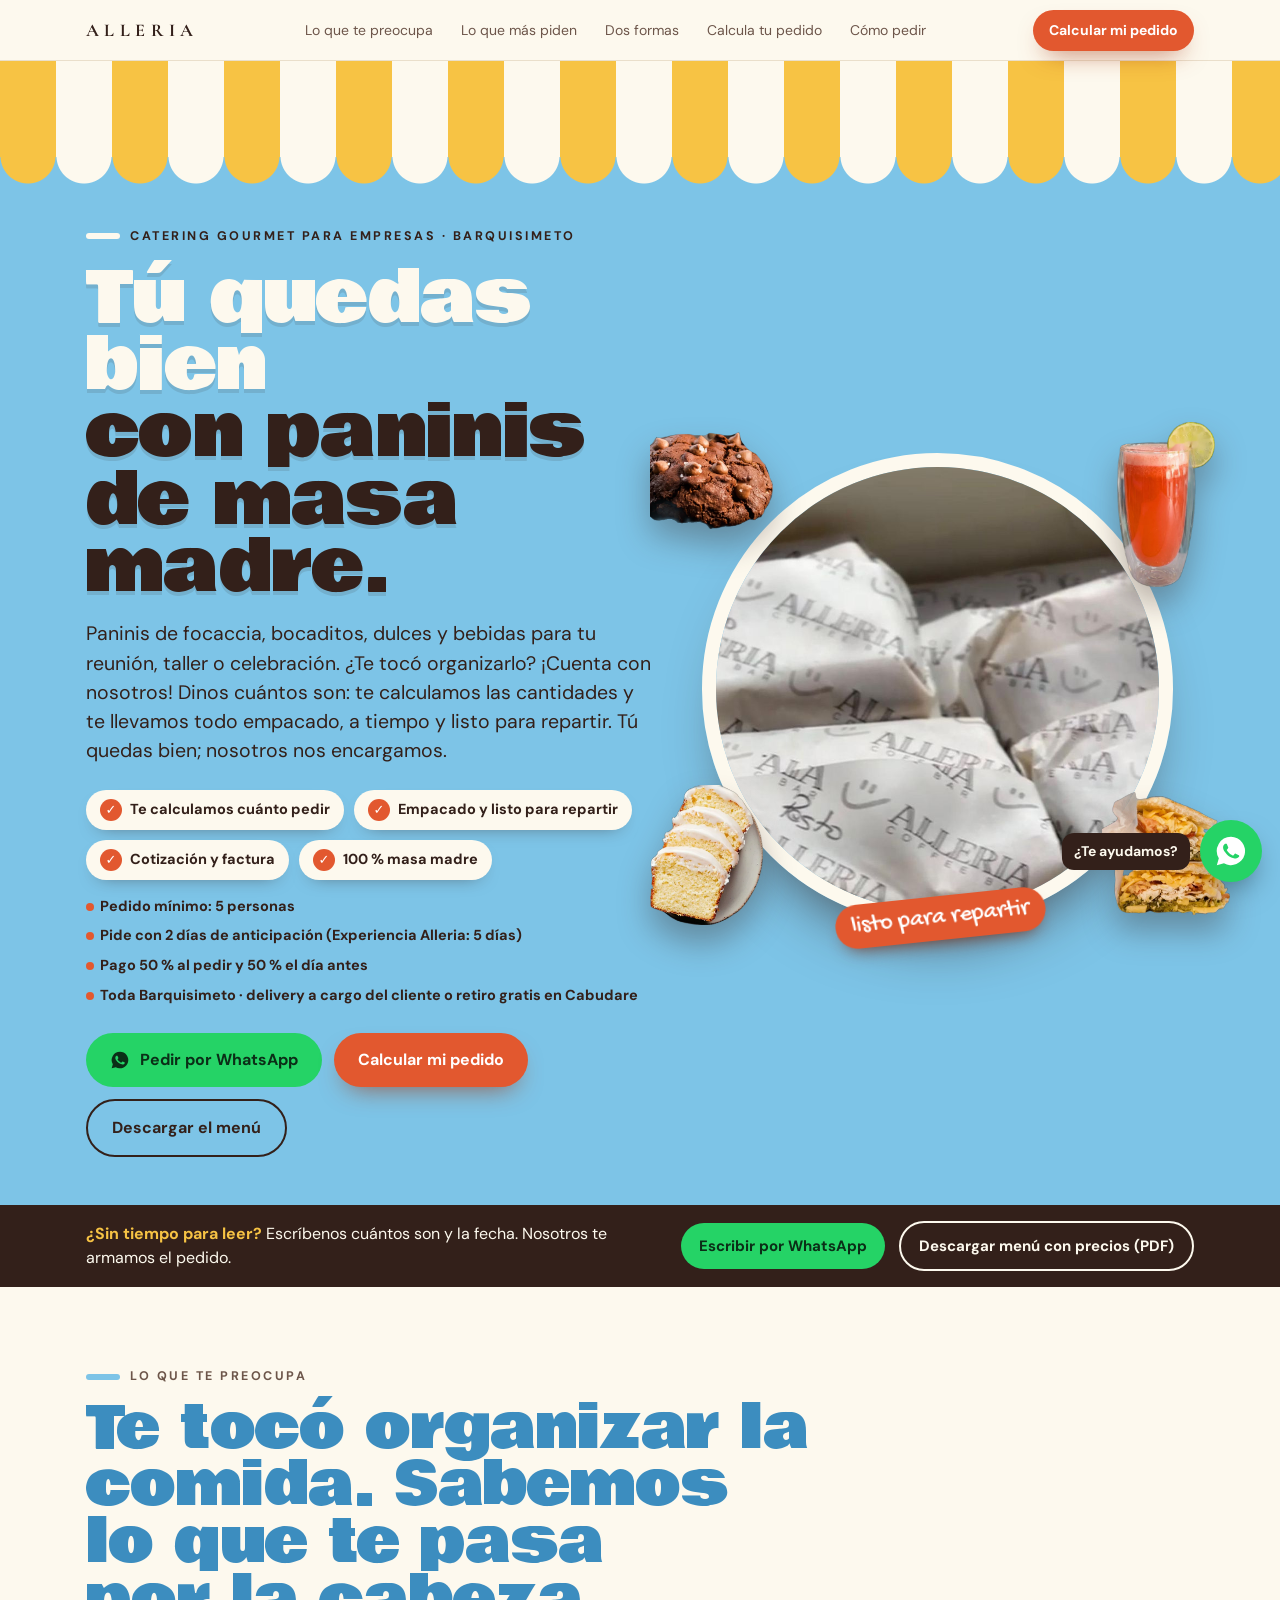
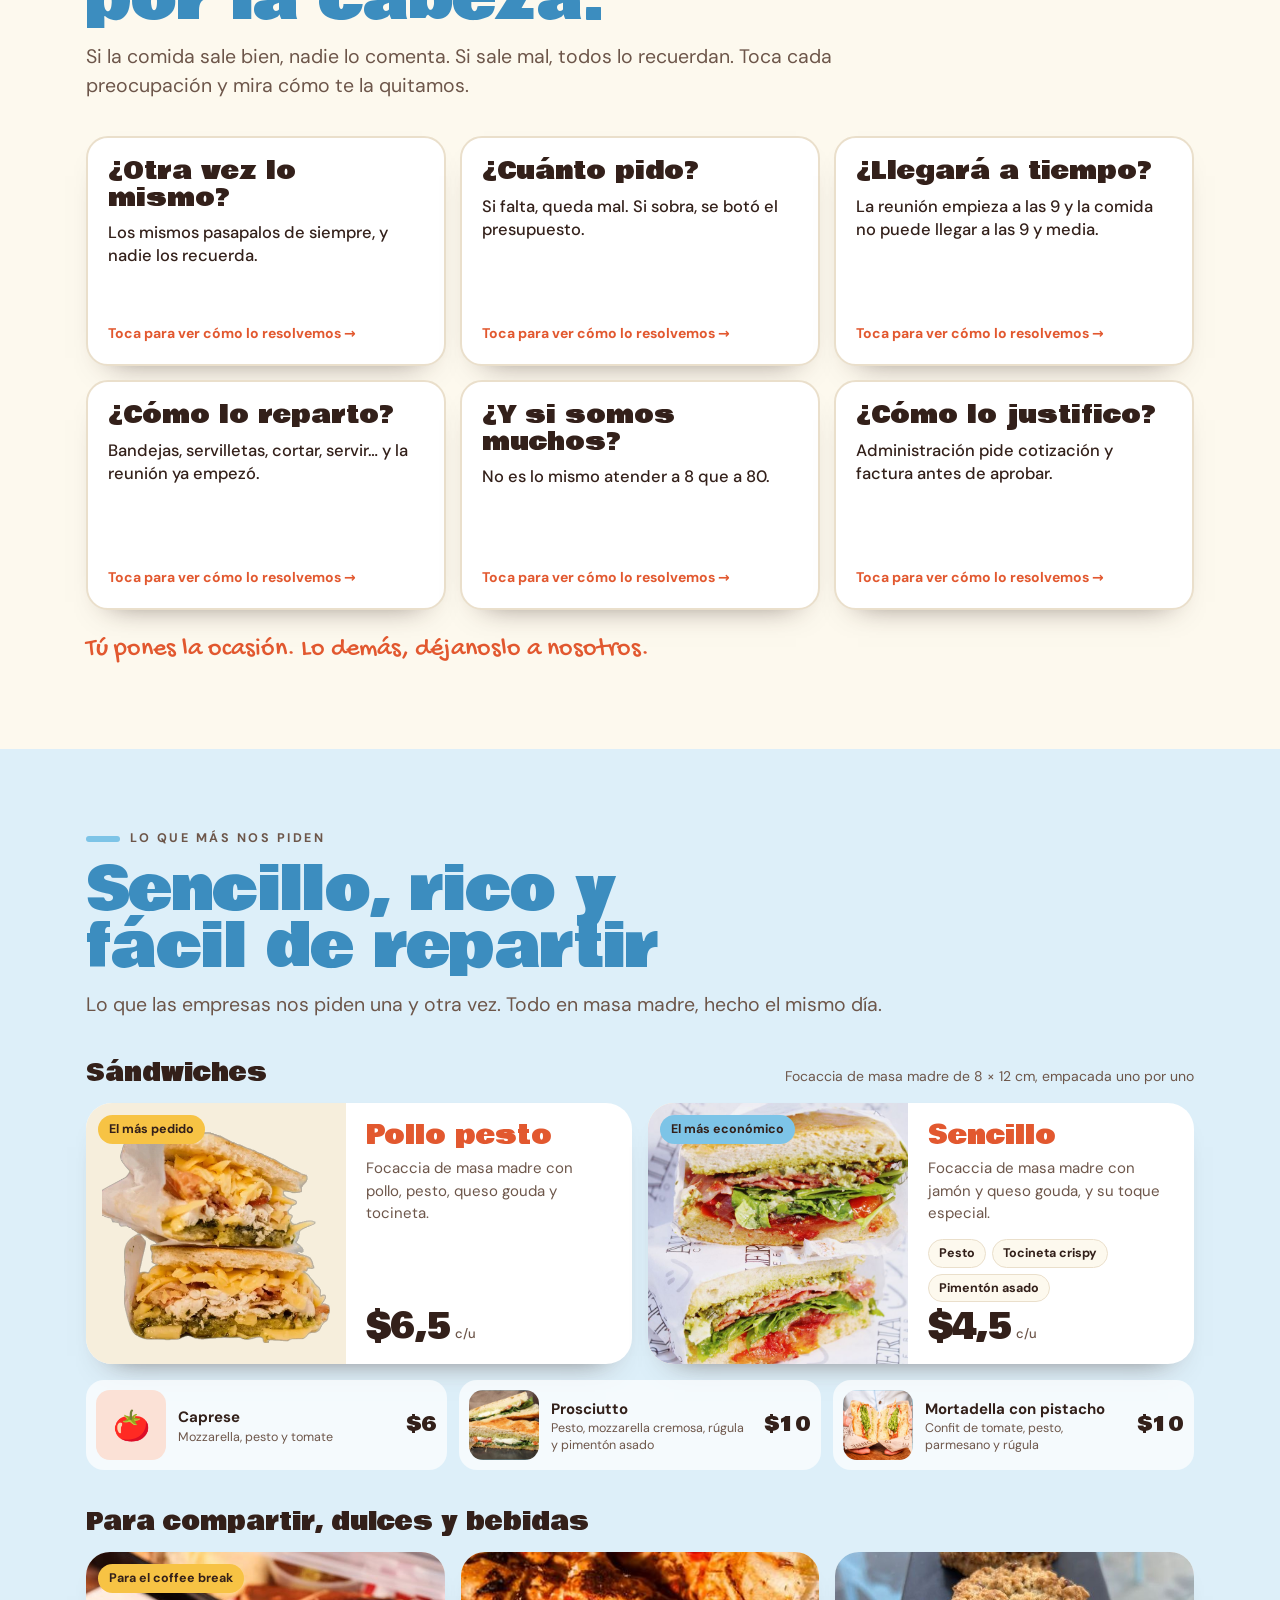
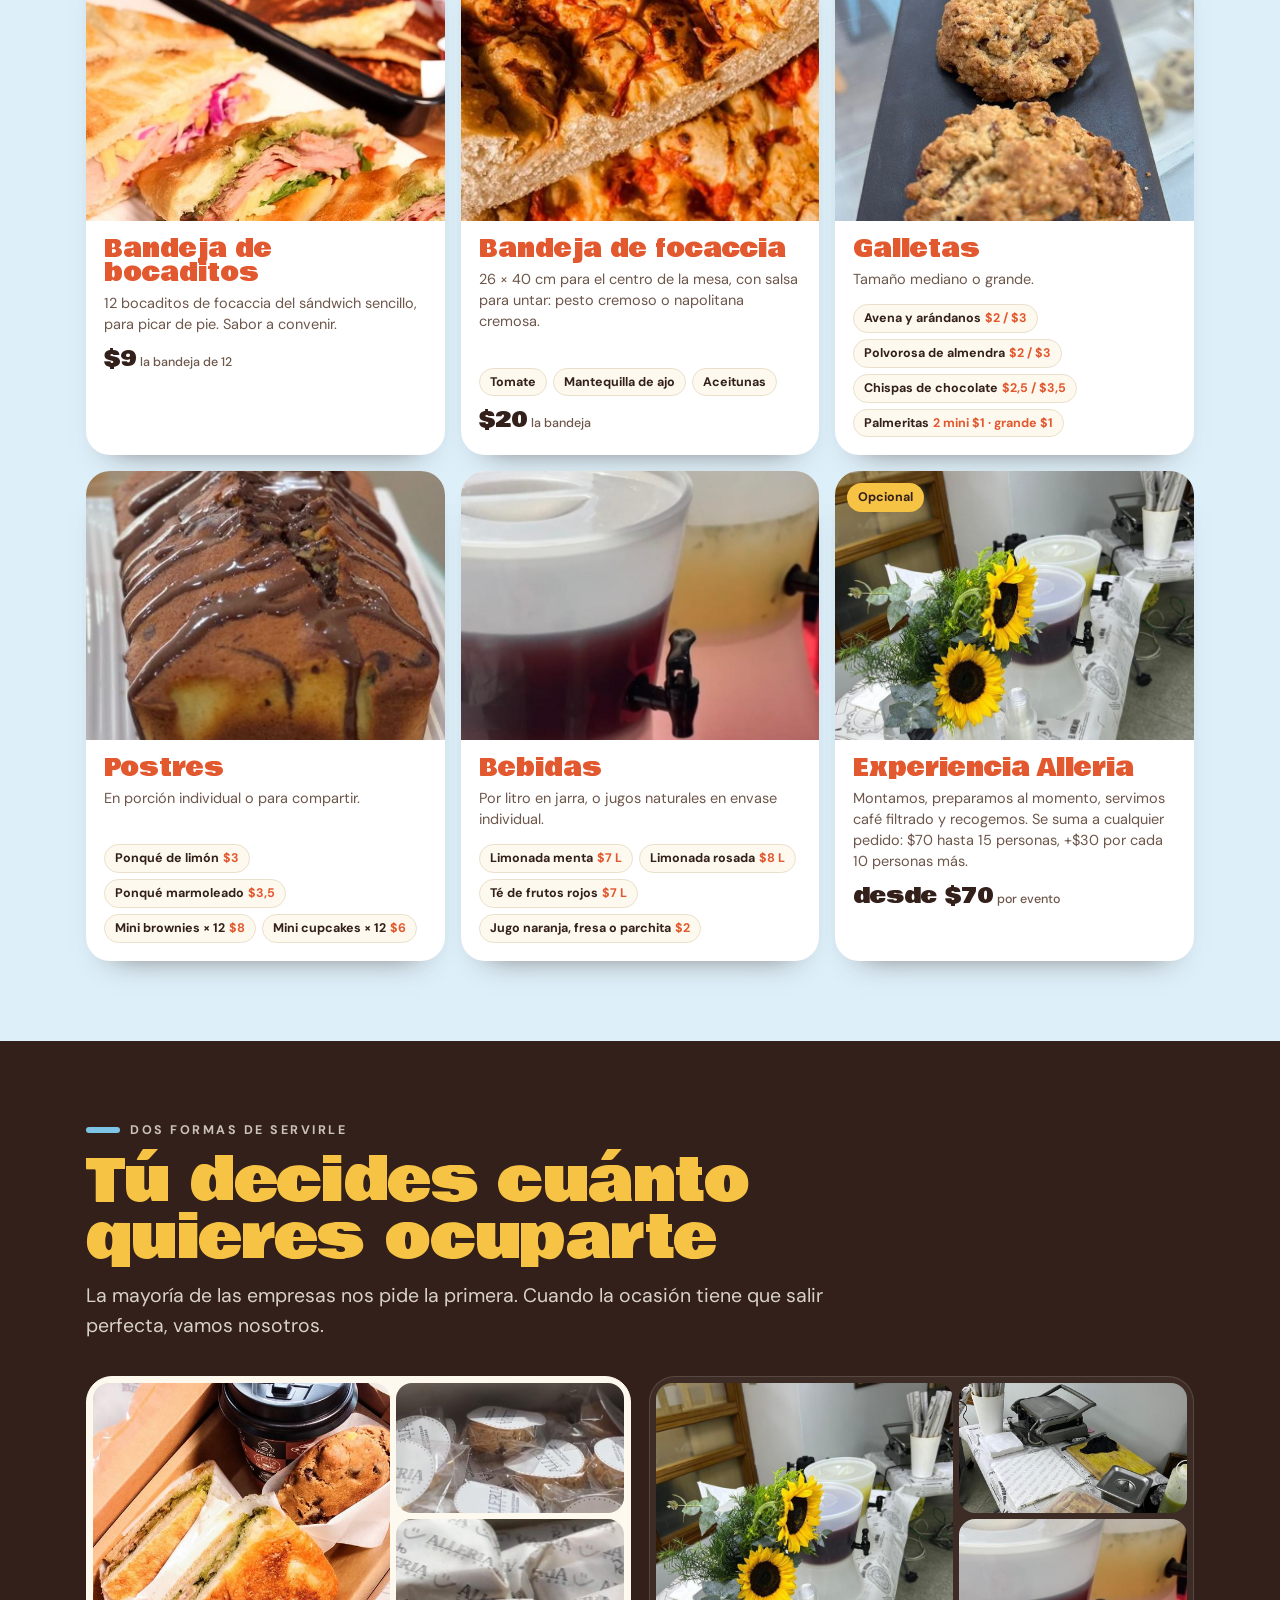
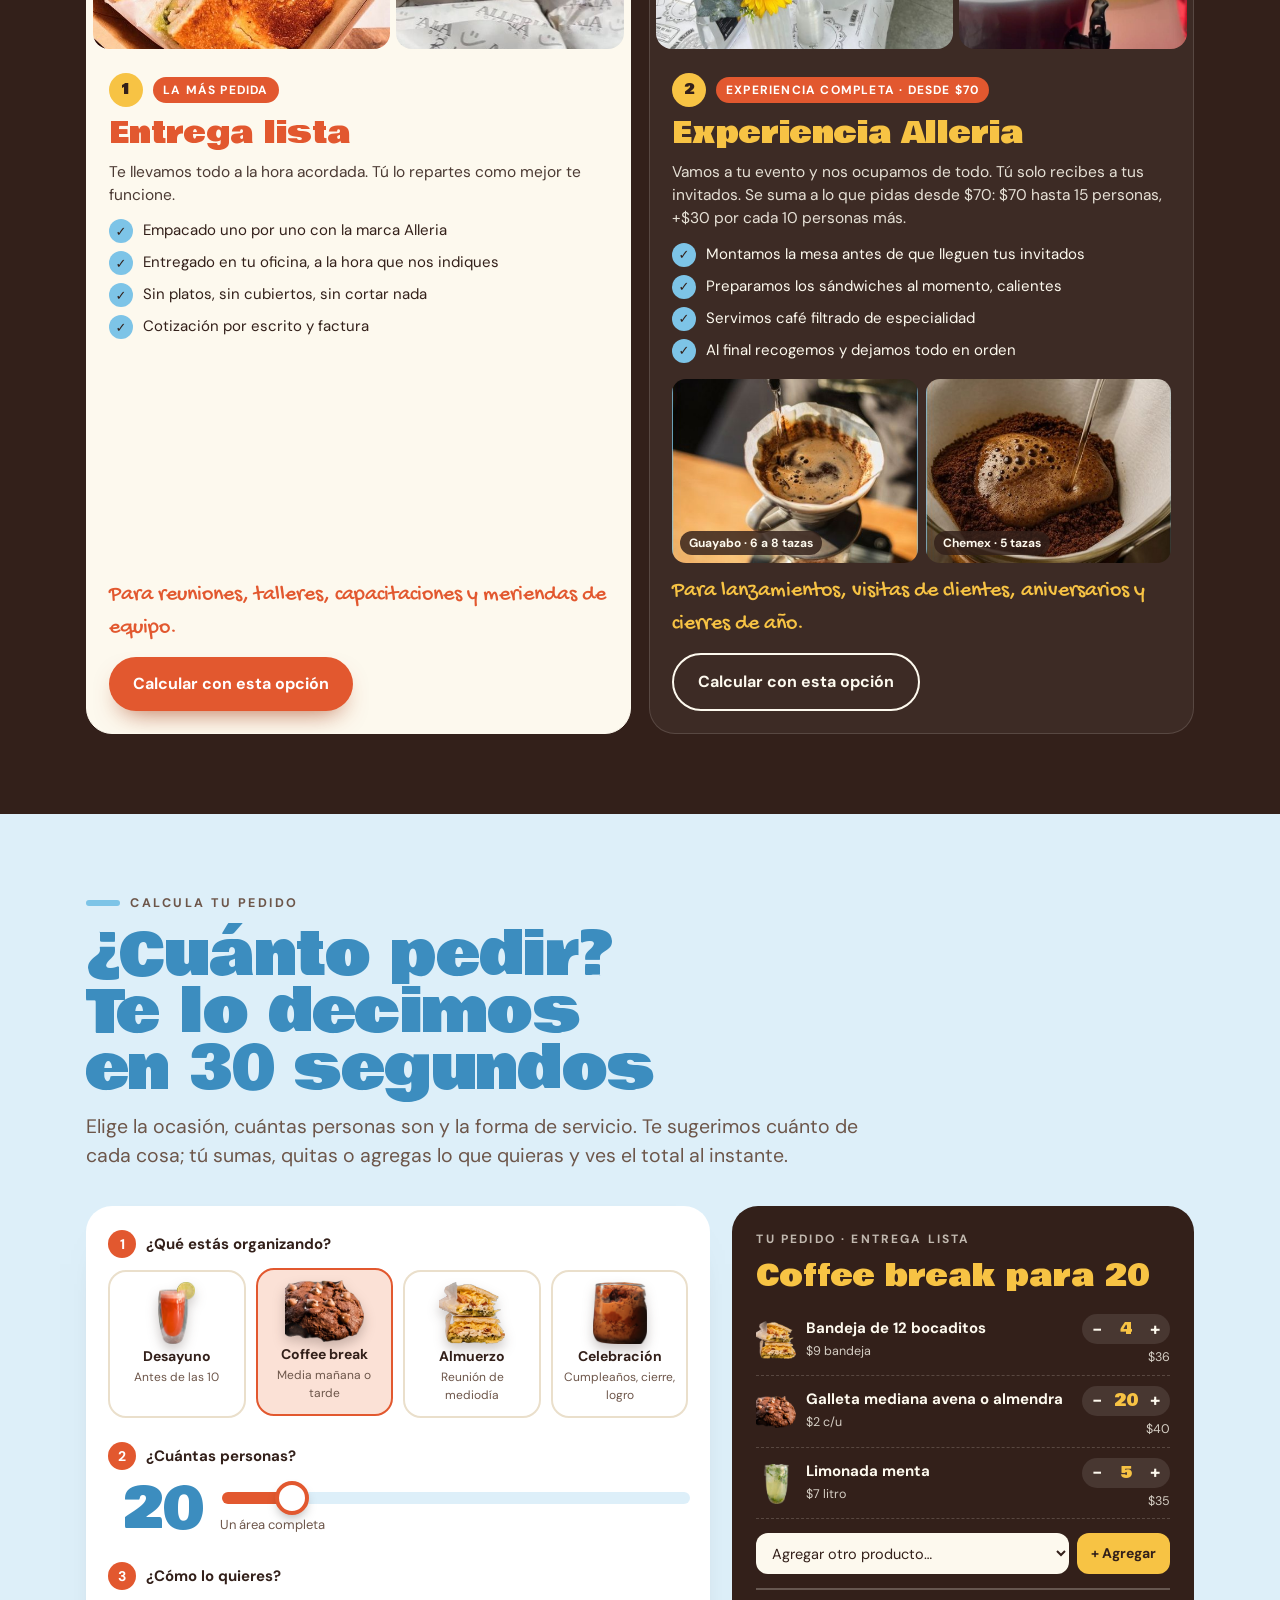
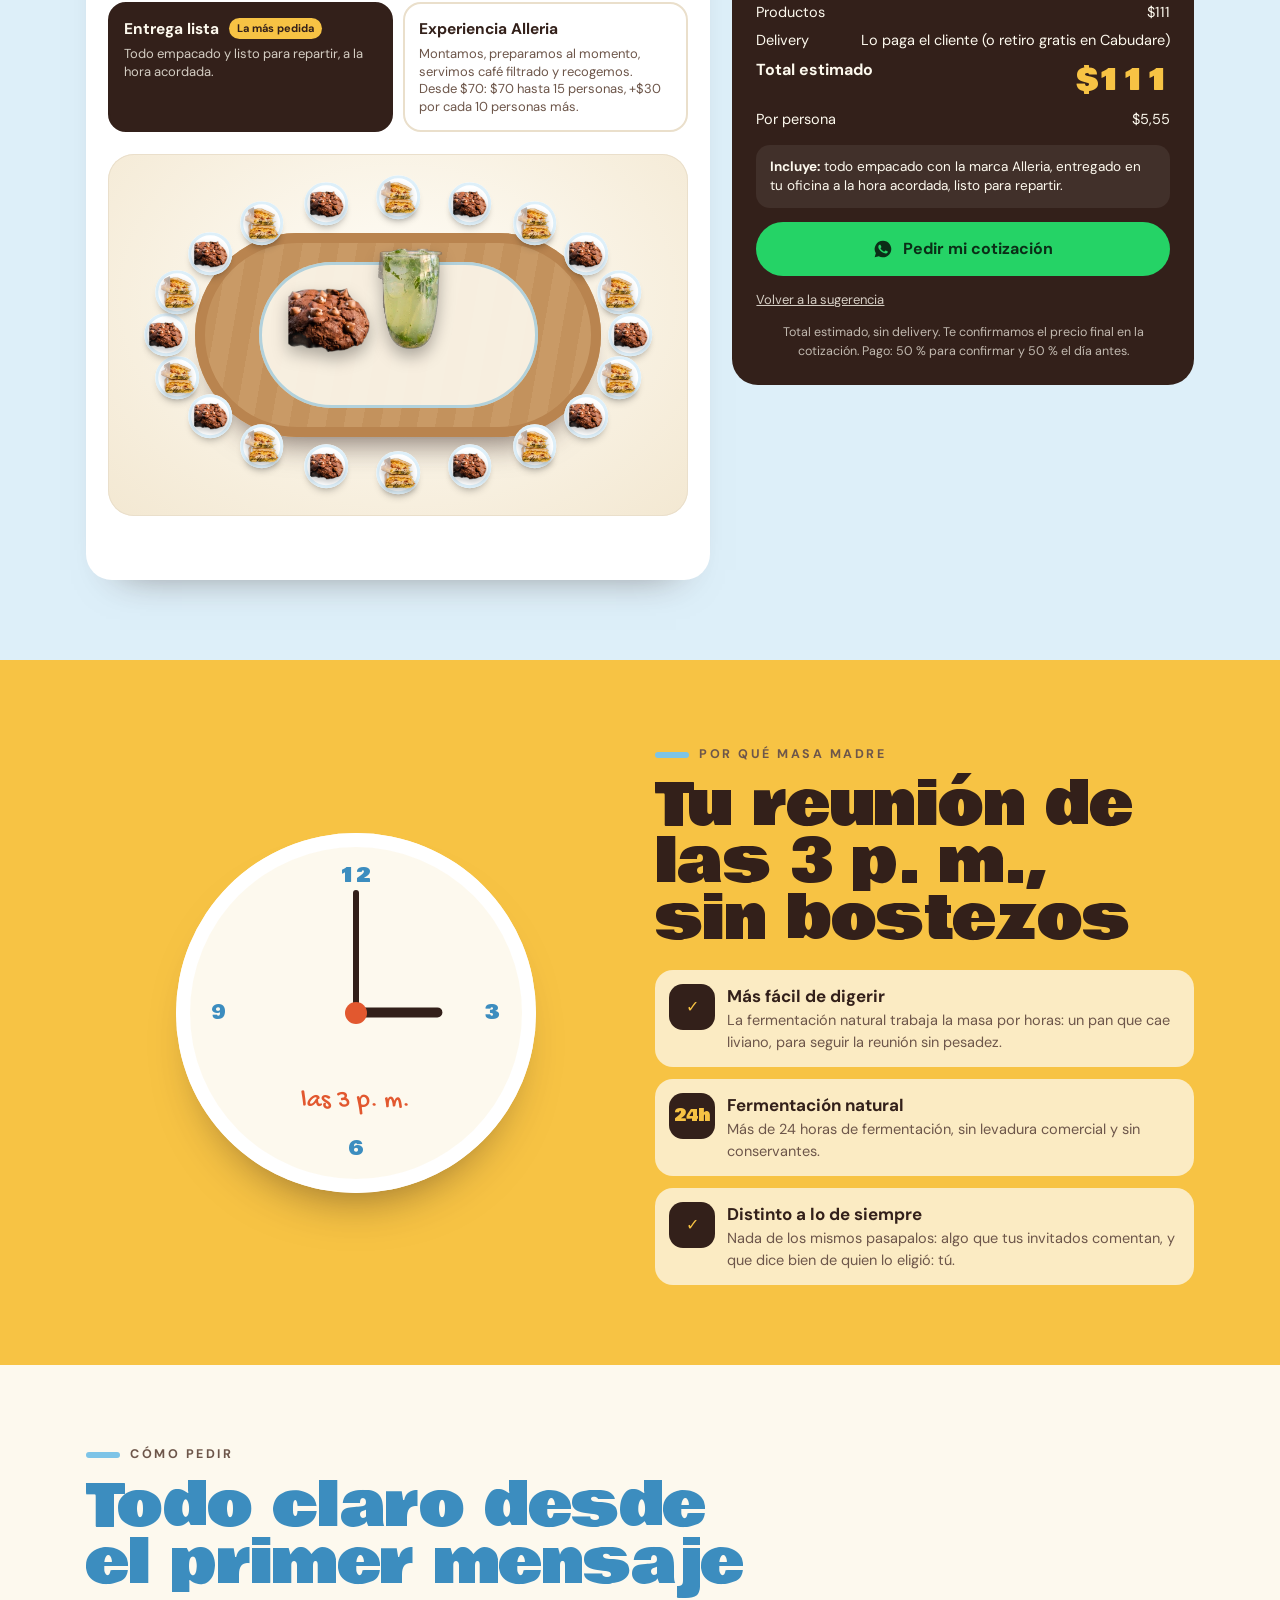
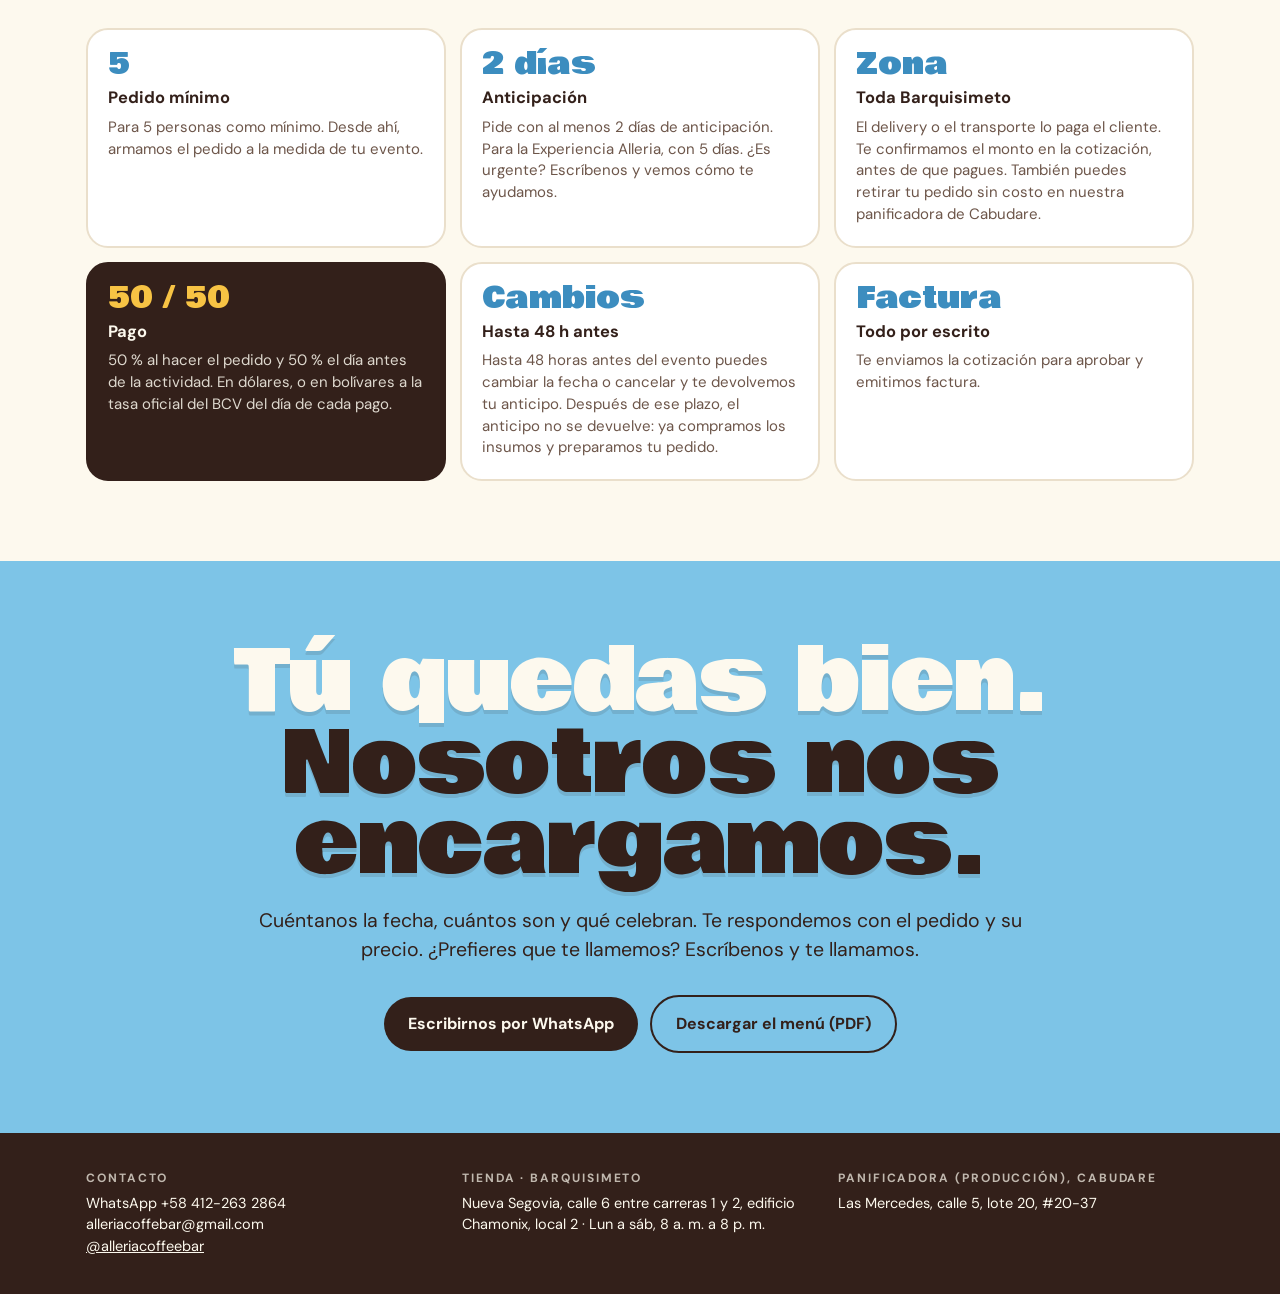
<file: catering.html>
<!DOCTYPE html>
<html lang="es">
<head>
<meta charset="UTF-8">
<meta name="viewport" content="width=device-width,initial-scale=1,viewport-fit=cover">
<title>Catering gourmet de paninis de masa madre · Alleria</title>
<meta name="description" content="Catering de masa madre para empresas en Barquisimeto: te calculamos las cantidades, te llevamos todo empacado y listo para repartir, o montamos el evento completo.">
<meta name="robots" content="noindex, follow">
<meta property="og:type" content="website">
<meta property="og:title" content="Catering gourmet de paninis de masa madre · Alleria">
<meta property="og:description" content="Tú quedas bien con paninis de masa madre en tu reunión o evento. Te llevamos todo listo para repartir, o montamos el evento completo. Barquisimeto.">
<meta property="og:image" content="https://alleria-website.vercel.app/assets/catering/og.jpg">
<meta property="og:url" content="https://alleria-website.vercel.app/catering">
<meta name="twitter:card" content="summary_large_image">
<meta name="theme-color" content="#7DC4E7">
<style>
@font-face{font-family:"Bowlby One";src:url(/assets/catering/bowlby-one-latin-400-normal.woff2) format("woff2");font-display:swap}
@font-face{font-family:"Gochi Hand";src:url(/assets/anaquel/fonts/gochi-hand-latin-400-normal.woff2) format("woff2");font-display:swap}
@font-face{font-family:"DM Sans";src:url(/assets/anaquel/fonts/dm-sans-latin-400-normal.woff2) format("woff2");font-weight:400;font-display:swap}
@font-face{font-family:"DM Sans";src:url(/assets/anaquel/fonts/dm-sans-latin-500-normal.woff2) format("woff2");font-weight:500;font-display:swap}
@font-face{font-family:"DM Sans";src:url(/assets/anaquel/fonts/dm-sans-latin-700-normal.woff2) format("woff2");font-weight:700;font-display:swap}
@font-face{font-family:"Cormorant Garamond";src:url(/assets/anaquel/fonts/cormorant-garamond-latin-700-normal.woff2) format("woff2");font-weight:700;font-display:swap}
</style>
<style>
/* Para quien organiza la comida de su empresa: sus preocupaciones primero, después el producto. Identidad del menú del local. */
:root{
  --crema:#FDF9EE; --crema2:#F6EEDC; --blanco:#fff; --cielo:#7DC4E7; --cielo2:#DDEFF9; --cielo3:#3C8DBF;
  --coral:#E2582F; --coral2:#FBE1D6; --sol:#F7C344; --sol2:#FFF0C7; --tinta:#33201A; --tinta2:#6D564A; --linea:#EADFCB;
  --block:"Bowlby One","Arial Black",Impact,sans-serif; --hand:"Gochi Hand",cursive; --sans:"DM Sans",system-ui,-apple-system,"Segoe UI",sans-serif;
  --ease:cubic-bezier(.2,.75,.2,1); color-scheme:light;
}
*{box-sizing:border-box}
html{scroll-behavior:smooth;scroll-padding-top:64px}
body{margin:0;background:var(--crema);color:var(--tinta);font-family:var(--sans);font-size:17px;line-height:1.5;-webkit-font-smoothing:antialiased;overflow-x:hidden}
img{max-width:100%;display:block}
.wrap{max-width:1140px;margin:0 auto;padding-left:max(16px,env(safe-area-inset-left,0px));padding-right:max(16px,env(safe-area-inset-right,0px))}
section{padding-block:80px;position:relative}
h1,h2,h3{margin:0;text-wrap:balance}
h2{font-family:var(--block);font-weight:400;font-size:clamp(34px,5.4vw,60px);line-height:.95;color:var(--cielo3);letter-spacing:-.01em}
h3{font-family:var(--block);font-weight:400;color:var(--coral);line-height:1}
p{margin:0}
.kick{display:inline-flex;align-items:center;gap:10px;font-size:12.5px;letter-spacing:.2em;text-transform:uppercase;font-weight:700;color:var(--tinta2)}
.kick::before{content:"";width:34px;height:6px;border-radius:9px;background:var(--cielo)}
.lede{font-size:clamp(17px,2vw,19.5px);color:var(--tinta2);max-width:62ch}
.head{display:flex;flex-direction:column;gap:14px;margin-bottom:36px;max-width:840px}
:focus-visible{outline:3px solid var(--cielo3);outline-offset:3px;border-radius:10px}
.btn{all:unset;box-sizing:border-box;cursor:pointer;display:inline-flex;gap:10px;align-items:center;justify-content:center;padding:15px 24px;border-radius:999px;font-weight:700;font-size:16px;text-align:center;transition:transform .15s}
.btn:active{transform:scale(.97)}
.btn:focus-visible{outline:3px solid var(--tinta);outline-offset:3px}
.btn.coral{background:var(--coral);color:#fff;box-shadow:0 12px 26px -12px rgba(160,50,10,.75)}
.btn.wa{background:#25D366;color:#0B2E17}
.btn.ink{background:var(--tinta);color:var(--crema)}
.btn.ghost{border:2px solid currentColor}
.btn svg{width:20px;height:20px;flex:none}
.row{display:flex;gap:12px;flex-wrap:wrap;align-items:center}
.rv{opacity:0;transform:translateY(26px);transition:opacity .8s var(--ease),transform .8s var(--ease)}
.rv.in{opacity:1;transform:none}

.bar{position:sticky;top:0;z-index:40;background:rgba(253,249,238,.94);backdrop-filter:blur(8px);-webkit-backdrop-filter:blur(8px);border-bottom:1px solid var(--linea)}
.bar .wrap{display:flex;align-items:center;gap:14px;height:60px}
.logo{font-family:"Cormorant Garamond",Georgia,serif;font-weight:700;letter-spacing:.3em;font-size:18px;flex:none}
.nav{display:flex;gap:4px;overflow-x:auto;scrollbar-width:none;flex:1;min-width:0;justify-content:center}
.nav::-webkit-scrollbar{display:none}
.nav a{flex:none;text-decoration:none;color:var(--tinta2);font-size:14px;padding:7px 12px;border-radius:999px}
.nav a.on{background:var(--cielo);color:var(--tinta);font-weight:700}
.bar .btn{padding:10px 16px;font-size:14px;flex:none}

/* portada */
.hero{background:var(--cielo);padding:0 0 48px;overflow:hidden}
.awning{height:96px;background:repeating-linear-gradient(90deg,var(--sol) 0 56px,var(--crema) 56px 112px);position:relative}
.awning::after{content:"";position:absolute;left:0;right:0;bottom:-27px;height:28px;background:radial-gradient(circle at 28px 0,var(--sol) 27px,transparent 28px) 0 0/112px 28px repeat-x,radial-gradient(circle at 28px 0,var(--crema) 27px,transparent 28px) 56px 0/112px 28px repeat-x}
.hgrid{display:grid;grid-template-columns:minmax(0,1.05fr) minmax(0,.95fr);gap:28px;align-items:center;padding-top:64px}
.hgrid>*{min-width:0}
.hero .kick{color:var(--tinta)}
.hero .kick::before{background:var(--crema)}
.hero h1{font-family:var(--block);font-weight:400;font-size:clamp(42px,5.6vw,74px);line-height:.94;color:var(--crema);margin:18px 0 18px;text-shadow:0 4px 0 rgba(51,32,26,.12);letter-spacing:-.01em}
.hero h1 span{color:var(--tinta);display:block}
.hero .lede{color:var(--tinta)}
.chips{display:flex;flex-wrap:wrap;gap:10px;margin:24px 0 28px}
.chip{display:inline-flex;align-items:center;gap:8px;background:var(--crema);border-radius:999px;padding:9px 14px;font-weight:700;font-size:14.5px;box-shadow:0 8px 18px -12px rgba(51,32,26,.6)}
.chip i{width:22px;height:22px;border-radius:50%;background:var(--coral);display:grid;place-items:center;color:#fff;font-style:normal;font-size:13px}
.orbit{position:relative;aspect-ratio:1/1;max-width:540px;margin-inline:auto;width:100%}
.orbit .plate{position:absolute;inset:4%;border-radius:50%;overflow:hidden;border:14px solid var(--crema);box-shadow:0 40px 60px -30px rgba(51,32,26,.7)}
.orbit .plate img{width:100%;height:100%;object-fit:cover}
.orbit .fl{position:absolute;filter:drop-shadow(0 18px 16px rgba(51,32,26,.35));z-index:3}
.orbit .o2{width:24%;left:-6%;top:0}
.orbit .o3{width:19%;right:-4%;top:-2%}
.orbit .o4{width:25%;right:-7%;bottom:6%}
.orbit .o5{width:22%;left:-6%;bottom:4%}
.orbit .tag{position:absolute;z-index:6;background:var(--coral);color:#fff;font-family:var(--hand);font-size:24px;padding:4px 16px;border-radius:999px;transform:rotate(-6deg);left:30%;bottom:1%;box-shadow:0 10px 18px -10px rgba(120,30,0,.8);white-space:nowrap}
@media (prefers-reduced-motion:no-preference){
  .orbit .o2,.orbit .o4{animation:fl 6s ease-in-out infinite}
  .orbit .o3,.orbit .o5{animation:fl 7s ease-in-out -2s infinite}
  @keyframes fl{50%{transform:translateY(-10px) rotate(2deg)}}
}

.quick{background:var(--tinta);color:var(--crema)}
.quick .wrap{display:flex;align-items:center;gap:14px;flex-wrap:wrap;padding-block:16px}
.quick p{font-size:16px;flex:1;min-width:220px}
.quick p b{color:var(--sol)}
.quick .btn{padding:12px 18px;font-size:15px}
.quick .btn.ghost{color:var(--crema)}
.fwa{position:fixed;right:18px;bottom:18px;z-index:60;width:62px;height:62px;border-radius:50%;background:#25D366;display:grid;place-items:center;box-shadow:0 14px 30px -10px rgba(0,0,0,.5);text-decoration:none}
.fwa svg{width:34px;height:34px;fill:#fff}
.fwa span{position:absolute;right:72px;background:var(--tinta);color:var(--crema);font-weight:700;font-size:14px;padding:8px 12px;border-radius:12px;white-space:nowrap}
/* preocupaciones */
.worry{background:var(--crema)}
.wgrid6{display:grid;grid-template-columns:repeat(3,minmax(0,1fr));gap:14px}
.wc{all:unset;box-sizing:border-box;cursor:pointer;perspective:1000px;min-height:230px;display:block}
.wc .in{position:relative;width:100%;height:100%;min-height:230px;transition:transform .7s var(--ease);transform-style:preserve-3d}
.wc.flip .in{transform:rotateY(180deg)}
.wc .f,.wc .b{position:absolute;inset:0;border-radius:22px;padding:20px;display:flex;flex-direction:column;gap:10px;backface-visibility:hidden;-webkit-backface-visibility:hidden}
.wc .f{background:var(--blanco);box-shadow:0 16px 30px -24px rgba(51,32,26,.7);border:2px solid var(--linea)}
.wc .f .q{font-family:var(--block);font-size:25px;line-height:1.05;color:var(--tinta)}
.wc .f p{font-size:16.5px;line-height:1.4;color:var(--tinta);font-weight:500}
.wc .f .t{margin-top:auto;font-size:14px;font-weight:700;color:var(--coral)}
.wc .b{background:var(--tinta);color:var(--crema);transform:rotateY(180deg)}
.wc .b .s{font-family:var(--block);font-size:20px;color:var(--sol);line-height:1.05}
.wc .b p{font-size:16.5px;line-height:1.4;color:var(--crema)}
.wc:focus-visible{outline:3px solid var(--cielo3);outline-offset:4px;border-radius:22px}
.wfoot{margin-top:20px;font-family:var(--hand);font-size:26px;color:var(--coral)}

/* lo que más piden */
.menu{background:var(--cielo2)}
.sw2{display:grid;grid-template-columns:minmax(0,1fr) minmax(0,1fr);gap:16px;margin-bottom:16px}
.big{background:var(--blanco);border-radius:26px;overflow:hidden;display:grid;grid-template-columns:minmax(0,1fr) minmax(0,1.1fr);box-shadow:0 18px 30px -26px rgba(51,32,26,.8)}
.big .im{position:relative;background:var(--crema2);min-height:250px}
.big .im img{position:absolute;inset:0;width:100%;height:100%;object-fit:cover}
.big .im img.cut{object-fit:contain;padding:6%}
.big .badge{position:absolute;left:12px;top:12px;background:var(--sol);font-weight:700;font-size:12.5px;padding:5px 11px;border-radius:999px;z-index:1}
.big .badge.b2{background:var(--cielo)}
.big .bd{padding:20px;display:flex;flex-direction:column;gap:8px}
.big h3{font-size:26px}
.big p{font-size:15px;color:var(--tinta2)}
.price{font-family:var(--block);font-size:34px;color:var(--tinta);line-height:1;margin-top:auto}
.price small{font-family:var(--sans);font-size:13px;color:var(--tinta2);font-weight:500;margin-left:4px}
.prem3{display:grid;grid-template-columns:repeat(3,minmax(0,1fr));gap:12px;margin-bottom:34px}
.pc{background:rgba(255,255,255,.7);border-radius:18px;padding:10px;display:grid;grid-template-columns:70px 1fr auto;gap:12px;align-items:center}
.pc .th{width:70px;height:70px;border-radius:14px;overflow:hidden;background:var(--coral2);display:grid;place-items:center}
.pc .th img{width:100%;height:100%;object-fit:cover}
.pc .th i{font-style:normal;font-size:30px}
.pc b{display:block;font-size:15px}
.pc small{display:block;font-size:12.5px;color:var(--tinta2);line-height:1.3}
.pc .pr{font-family:var(--block);font-size:20px;color:var(--tinta)}
.subh{font-family:var(--block);font-weight:400;font-size:24px;color:var(--tinta);margin:6px 0 12px;display:flex;justify-content:space-between;align-items:baseline;gap:10px;flex-wrap:wrap}
.subh span{font-family:var(--sans);font-size:14px;color:var(--tinta2)}
.mgrid{display:grid;grid-template-columns:repeat(3,minmax(0,1fr));gap:16px}
.mc{background:var(--blanco);border-radius:24px;overflow:hidden;display:flex;flex-direction:column;box-shadow:0 18px 30px -26px rgba(51,32,26,.8)}
.mc .im{aspect-ratio:4/3;position:relative;overflow:hidden;background:var(--crema2)}
.mc .im img{width:100%;height:100%;object-fit:cover;transition:transform .7s var(--ease)}
.mc:hover .im img{transform:scale(1.05)}
.mc .badge{position:absolute;left:12px;top:12px;background:var(--sol);font-weight:700;font-size:12.5px;padding:5px 11px;border-radius:999px}
.mc .bd{padding:16px 18px 18px;display:flex;flex-direction:column;gap:8px;flex:1}
.mc h3{font-size:24px}
.mc p{font-size:14.5px;color:var(--tinta2);line-height:1.45}
.opts{display:flex;flex-wrap:wrap;gap:6px;margin-top:auto;padding-top:6px}
.opts span{font-size:12.5px;font-weight:700;background:var(--crema);border:1px solid var(--linea);border-radius:999px;padding:4px 10px}
.opts span em{font-style:normal;color:var(--coral);margin-left:4px}
.mc .from{font-family:var(--block);font-size:22px;color:var(--tinta)}
.mc .from small{font-family:var(--sans);font-size:12.5px;color:var(--tinta2);font-weight:500}
.diet{margin-top:18px;display:flex;gap:12px;align-items:center;background:var(--blanco);border-radius:18px;padding:14px 18px;font-size:15px;border:2px dashed var(--cielo)}
.diet b{color:var(--cielo3)}
.prem{margin-top:34px;border-top:2px dashed rgba(60,141,191,.35);padding-top:26px}
.prem .ph{display:flex;align-items:baseline;justify-content:space-between;gap:14px;flex-wrap:wrap;margin-bottom:14px}
.prem .ph b{font-family:var(--block);font-weight:400;font-size:26px;color:var(--tinta)}
.prem .ph span{font-size:14.5px;color:var(--tinta2)}
.plist{display:grid;grid-template-columns:repeat(4,minmax(0,1fr));gap:12px}
.pi{background:rgba(255,255,255,.6);border-radius:18px;padding:10px;display:grid;grid-template-columns:64px 1fr;gap:10px;align-items:center;border:2px solid transparent;transition:border-color .2s,background .2s}
.pi .th{width:64px;height:64px;border-radius:12px;overflow:hidden;background:var(--coral2);display:grid;place-items:center}
.pi .th img{width:100%;height:100%;object-fit:cover}
.pi .th.cutimg img{object-fit:contain}
.pi .th i{font-style:normal;font-size:28px}
.pi b{font-size:14.5px;display:block;line-height:1.2}
.pi small{font-size:12px;color:var(--tinta2);display:block;line-height:1.3}
.pi button{all:unset;cursor:pointer;margin-top:5px;font-size:12.5px;font-weight:700;color:var(--coral)}
.pi button:focus-visible{outline:2px solid var(--cielo3)}
.pi.sel{border-color:var(--coral);background:var(--blanco)}

/* dos formas */
.two{background:var(--tinta);color:var(--crema)}
.two h2{color:var(--sol)}
.two .kick{color:rgba(253,249,238,.75)}
.two .lede{color:rgba(253,249,238,.82)}
.opt2{display:grid;grid-template-columns:minmax(0,1fr) minmax(0,1fr);gap:18px;align-items:stretch}
.opt2>*{min-width:0}
.oc{border-radius:26px;overflow:hidden;display:flex;flex-direction:column;background:rgba(255,255,255,.05);border:1px solid rgba(253,249,238,.14)}
.oc.p{background:var(--crema);color:var(--tinta);border-color:var(--crema)}
.oc .gal{display:grid;grid-template-columns:1.3fr 1fr;grid-template-rows:130px 130px;gap:6px;padding:6px}
.oc .gal img{width:100%;height:100%;object-fit:cover;border-radius:16px}
.oc .gal img:first-child{grid-row:span 2}
.oc .bd{padding:18px 22px 22px;display:flex;flex-direction:column;gap:12px;flex:1}
.oc .lab{display:flex;align-items:center;gap:10px;flex-wrap:wrap}
.oc .lab em{font-style:normal;font-family:var(--block);font-size:14px;width:34px;height:34px;border-radius:50%;display:grid;place-items:center;background:var(--sol);color:var(--tinta)}
.oc .lab span{font-size:12px;font-weight:700;letter-spacing:.1em;text-transform:uppercase;padding:4px 10px;border-radius:999px;background:var(--coral);color:#fff}
.oc h3{font-size:30px;color:var(--sol)}
.oc.p h3{color:var(--coral)}
.oc>.bd>p{font-size:15.5px;opacity:.88}
.oc ul{list-style:none;margin:0;padding:0;display:flex;flex-direction:column;gap:8px}
.oc li{display:grid;grid-template-columns:24px 1fr;gap:10px;font-size:15px;align-items:start}
.oc li::before{content:"✓";width:24px;height:24px;border-radius:50%;background:var(--cielo);color:var(--tinta);display:grid;place-items:center;font-size:13px;font-weight:700}
.oc .for{margin-top:auto;font-family:var(--hand);font-size:22px;color:var(--sol)}
.oc.p .for{color:var(--coral)}
.oc .btn{align-self:flex-start}
.brew{display:grid;grid-template-columns:1fr 1fr;gap:8px;margin-top:4px}
.brew div{position:relative;border-radius:14px;overflow:hidden;aspect-ratio:4/3}
.brew img{width:100%;height:100%;object-fit:cover}
.brew span{position:absolute;left:8px;bottom:8px;background:rgba(51,32,26,.82);color:var(--crema);font-size:12px;font-weight:700;padding:3px 9px;border-radius:999px}

/* planificador */
.plan{background:var(--cielo2)}
.steps3{display:grid;grid-template-columns:minmax(0,1.15fr) minmax(0,.85fr);gap:22px;align-items:start}
.steps3>*{min-width:0}
.ctrl{background:var(--blanco);border-radius:26px;padding:22px;box-shadow:0 24px 40px -34px rgba(51,32,26,.6)}
.lbl{display:flex;align-items:center;gap:10px;font-weight:700;font-size:15px;margin:2px 0 12px}
.lbl em{font-style:normal;width:28px;height:28px;border-radius:50%;background:var(--coral);color:#fff;display:grid;place-items:center;font-size:14px}
.moments{display:grid;grid-template-columns:repeat(4,minmax(0,1fr));gap:10px;margin-bottom:24px}
.mo{all:unset;cursor:pointer;box-sizing:border-box;border-radius:18px;border:2px solid var(--linea);padding:10px 8px 12px;text-align:center;display:flex;flex-direction:column;align-items:center;gap:4px;transition:border-color .2s,background .2s,transform .2s}
.mo img{height:62px;width:auto;object-fit:contain;filter:drop-shadow(0 6px 6px rgba(51,32,26,.25))}
.mo b{font-size:14px;line-height:1.15}
.mo small{font-size:12px;color:var(--tinta2)}
.mo[aria-pressed="true"]{border-color:var(--coral);background:var(--coral2);transform:translateY(-2px)}
.mo:focus-visible{outline:3px solid var(--cielo3)}
.ppl{display:flex;align-items:center;gap:16px;margin-bottom:24px}
.ppl output{font-family:var(--block);font-size:56px;line-height:1;color:var(--cielo3);min-width:96px;text-align:right}
.ppl .r{flex:1}
.ppl small{display:block;font-size:13px;color:var(--tinta2);margin-top:4px}
input[type=range]{-webkit-appearance:none;appearance:none;width:100%;height:12px;border-radius:999px;background:linear-gradient(90deg,var(--coral) var(--p,20%),var(--cielo2) var(--p,20%));outline:none}
input[type=range]::-webkit-slider-thumb{-webkit-appearance:none;width:34px;height:34px;border-radius:50%;background:var(--blanco);border:4px solid var(--coral);box-shadow:0 6px 12px -4px rgba(0,0,0,.35);cursor:grab}
input[type=range]::-moz-range-thumb{width:28px;height:28px;border-radius:50%;background:var(--blanco);border:4px solid var(--coral);cursor:grab}
.svc{display:grid;grid-template-columns:1fr 1fr;gap:10px}
.sv{all:unset;cursor:pointer;box-sizing:border-box;border-radius:18px;border:2px solid var(--linea);padding:14px;display:flex;flex-direction:column;gap:4px}
.sv b{font-size:15.5px}
.sv small{font-size:13px;color:var(--tinta2);line-height:1.35}
.sv[aria-pressed="true"]{border-color:var(--tinta);background:var(--tinta);color:var(--crema)}
.sv[aria-pressed="true"] small{color:rgba(253,249,238,.8)}
.sv:focus-visible{outline:3px solid var(--cielo3)}
.sv .star{display:inline-block;background:var(--sol);color:var(--tinta);font-size:11px;font-weight:700;border-radius:999px;padding:2px 8px;margin-left:6px;vertical-align:2px}
.table{position:relative;margin-top:22px;aspect-ratio:16/10;border-radius:26px;background:radial-gradient(ellipse at 50% 40%,#FFFDF7,#F3E8D2);overflow:hidden;box-shadow:inset 0 0 0 1px var(--linea)}
.table .top{position:absolute;left:15%;right:15%;top:22%;bottom:22%;border-radius:999px;background:repeating-linear-gradient(100deg,#C99A66 0 18px,#C3925D 18px 36px);box-shadow:inset 0 0 0 10px #B9844F,0 24px 30px -18px rgba(51,32,26,.6)}
.table .cloth{position:absolute;left:26%;right:26%;top:30%;bottom:30%;border-radius:999px;background:var(--crema);opacity:.9;box-shadow:inset 0 0 0 3px rgba(125,196,231,.6)}
.seat{position:absolute;width:var(--s,9%);aspect-ratio:1;transform:translate(-50%,-50%) scale(.2);opacity:0;transition:transform .5s var(--ease),opacity .4s}
.seat.on{transform:translate(-50%,-50%) scale(1);opacity:1}
.seat::before{content:"";position:absolute;inset:0;border-radius:50%;background:#fff;box-shadow:0 6px 10px -6px rgba(0,0,0,.45),inset 0 0 0 3px var(--cielo2)}
.seat img{position:absolute;inset:12%;width:76%;height:76%;object-fit:contain;filter:drop-shadow(0 3px 3px rgba(0,0,0,.25))}
.ctr{position:absolute;transform:translate(-50%,-50%) scale(.3);opacity:0;transition:transform .5s var(--ease),opacity .4s}
.ctr.on{transform:translate(-50%,-50%) scale(1);opacity:1}
.ctr img{width:100%;filter:drop-shadow(0 8px 8px rgba(0,0,0,.3))}
.tcap{display:flex;justify-content:space-between;gap:8px;flex-wrap:wrap;margin-top:10px;min-height:30px}
.more{background:var(--tinta);color:var(--crema);font-weight:700;border-radius:999px;padding:5px 12px;font-size:13px}
.barista{background:var(--sol);font-weight:700;border-radius:999px;padding:6px 12px;font-size:13px}
.out{background:var(--tinta);color:var(--crema);border-radius:26px;padding:24px;position:sticky;top:80px;display:flex;flex-direction:column;gap:14px}
.out .k{font-size:12px;letter-spacing:.18em;text-transform:uppercase;opacity:.7;font-weight:700}
.out h3{color:var(--sol);font-size:30px}
.out ul{list-style:none;margin:0;padding:0;display:flex;flex-direction:column;gap:2px}
.out li{display:grid;grid-template-columns:40px minmax(0,1fr) auto;gap:10px;align-items:center;padding:8px 0;border-bottom:1px dashed rgba(253,249,238,.18)}
.out li .rt{display:flex;flex-direction:column;align-items:flex-end;gap:4px}
.stp{display:inline-flex;align-items:center;background:rgba(255,255,255,.1);border-radius:999px}
.stp button{all:unset;cursor:pointer;width:30px;height:30px;display:grid;place-items:center;font-size:18px;font-weight:700;color:var(--crema)}
.stp button:focus-visible{outline:2px solid var(--sol)}
.stp output{min-width:28px;text-align:center;font-family:var(--block);font-size:16px;color:var(--sol)}
.out li .sub{font-size:12.5px;opacity:.8}
.addrow{display:flex;gap:8px}
.addrow select{flex:1;min-width:0;font:inherit;font-size:14.5px;padding:10px 12px;border-radius:12px;border:0;background:var(--crema);color:var(--tinta)}
.addrow button{all:unset;cursor:pointer;background:var(--sol);color:var(--tinta);font-weight:700;font-size:14px;padding:10px 14px;border-radius:12px}
.tot{display:flex;flex-direction:column;gap:6px;border-top:2px solid rgba(253,249,238,.25);padding-top:12px}
.tot div{display:flex;justify-content:space-between;font-size:14.5px}
.tot .gt{font-size:16px;font-weight:700}
.tot .gt b{font-family:var(--block);font-size:30px;color:var(--sol);font-weight:400}
.reset2{all:unset;cursor:pointer;font-size:13px;text-decoration:underline;opacity:.8;align-self:flex-start}
.out li img{width:40px;height:40px;object-fit:contain}
.out li b{font-size:15px;display:block;line-height:1.2}
.out li small{font-size:12.5px;opacity:.7}

.out .inc{font-size:13.5px;background:rgba(255,255,255,.07);border-radius:14px;padding:12px 14px;line-height:1.45}
.out .btn{width:100%}
.out .fine{font-size:12.5px;opacity:.7;text-align:center}

/* condiciones */
.facts3{display:flex;flex-wrap:wrap;gap:8px 18px;margin:-12px 0 26px;font-size:14.5px;font-weight:700;color:var(--tinta)}
.facts3 span{display:inline-flex;align-items:center;gap:6px}
.facts3 span::before{content:"";width:8px;height:8px;border-radius:50%;background:var(--coral)}
.how{background:var(--crema)}
.hgrid2{display:grid;grid-template-columns:repeat(3,minmax(0,1fr));gap:14px}
.hc{background:var(--blanco);border:2px solid var(--linea);border-radius:22px;padding:20px;display:flex;flex-direction:column;gap:6px}
.hc .v{font-family:var(--block);font-size:30px;line-height:1;color:var(--cielo3)}
.hc b{font-size:16.5px}
.hc p{font-size:15px;color:var(--tinta2);line-height:1.45}
.hc.dark{background:var(--tinta);border-color:var(--tinta);color:var(--crema)}
.hc.dark .v{color:var(--sol)}
.hc.dark p{color:rgba(253,249,238,.85)}
.minw{font-size:13.5px;background:rgba(247,195,68,.16);border:1px solid rgba(247,195,68,.5);border-radius:12px;padding:9px 12px}
/* masa madre */
.why{background:var(--sol)}
.why h2{color:var(--tinta)}
.wgrid{display:grid;grid-template-columns:minmax(0,1fr) minmax(0,1fr);gap:30px;align-items:center}
.wgrid>*{min-width:0}
.clock{position:relative;aspect-ratio:1;max-width:360px;margin-inline:auto;width:100%;border-radius:50%;background:var(--crema);box-shadow:inset 0 0 0 14px #fff,0 30px 50px -30px rgba(51,32,26,.6)}
.clock .n{position:absolute;font-family:var(--block);font-size:20px;color:var(--cielo3);transform:translate(-50%,-50%)}
.clock .h,.clock .m{position:absolute;left:50%;top:50%;transform-origin:50% 100%;border-radius:9px;background:var(--tinta)}
.clock .h{width:10px;height:24%;margin:-24% 0 0 -5px;transform:rotate(90deg)}
.clock .m{width:6px;height:34%;margin:-34% 0 0 -3px;transform:rotate(0deg)}
.clock .dot{position:absolute;left:50%;top:50%;width:22px;height:22px;margin:-11px;border-radius:50%;background:var(--coral)}
.clock .lab{position:absolute;left:50%;bottom:20%;transform:translateX(-50%);font-family:var(--hand);font-size:26px;color:var(--coral);white-space:nowrap}
@media (prefers-reduced-motion:no-preference){.clock.in .m{animation:spin 2.4s var(--ease) 1}@keyframes spin{from{transform:rotate(-1080deg)}}}
.facts{display:flex;flex-direction:column;gap:12px;margin-top:22px}
.facts>div{display:grid;grid-template-columns:46px 1fr;gap:12px;align-items:start;background:rgba(253,249,238,.75);border-radius:18px;padding:14px}
.facts>div>span{width:46px;height:46px;border-radius:14px;background:var(--tinta);color:var(--sol);display:grid;place-items:center;font-family:var(--block);font-size:16px}
.facts b{display:block}
.facts p{font-size:14.5px;color:var(--tinta2)}

.close{background:var(--cielo);text-align:center;overflow:hidden}
.close h2{color:var(--crema);font-size:clamp(40px,7vw,86px);text-shadow:0 4px 0 rgba(51,32,26,.12)}
.close h2 span{color:var(--tinta);display:block}
.close .lede{margin:20px auto 30px;color:var(--tinta)}
.close .row{justify-content:center}
.close .btn.ghost{color:var(--tinta)}
footer{background:var(--tinta);color:var(--crema);padding-block:36px}
footer .cols{display:grid;grid-template-columns:repeat(3,minmax(0,1fr));gap:20px;font-size:14.5px}
footer b{display:block;font-size:12px;letter-spacing:.16em;text-transform:uppercase;opacity:.7;margin-bottom:6px}
footer a{color:var(--crema)}
.dock{position:fixed;left:10px;right:10px;bottom:calc(10px + env(safe-area-inset-bottom,0px));z-index:50;background:var(--tinta);color:var(--crema);border-radius:20px;padding:10px 10px 10px 16px;display:none;align-items:center;gap:12px;box-shadow:0 18px 40px -12px rgba(0,0,0,.55);transform:translateY(160%);transition:transform .35s var(--ease)}
.dock:not(.show){visibility:hidden;transition:transform .35s var(--ease),visibility 0s .35s}
.dock.show{transform:none;visibility:visible}
.dock .t{flex:1;min-width:0;line-height:1.2;font-size:13px}
.dock .t b{display:block;font-size:16px}
.dock .btn{padding:12px 16px;font-size:14.5px}

@media (max-width:980px){
  .wgrid6,.mgrid,.hgrid2{grid-template-columns:repeat(2,minmax(0,1fr))}
  .sw2{grid-template-columns:minmax(0,1fr)}
  .prem3{grid-template-columns:minmax(0,1fr)}
  .plist{grid-template-columns:repeat(2,minmax(0,1fr))}
  .steps3,.wgrid{grid-template-columns:minmax(0,1fr)}
  .out{position:static}
}
@media (max-width:760px){
  section{padding-block:56px}
  .hgrid{grid-template-columns:minmax(0,1fr);padding-top:44px}
  .orbit{max-width:380px}
  .nav{display:none}
  .bar .wrap{justify-content:space-between}
  .opt2{grid-template-columns:minmax(0,1fr)}
  .moments{grid-template-columns:repeat(2,minmax(0,1fr))}
  footer{padding-bottom:110px}
  footer .cols{grid-template-columns:minmax(0,1fr)}
  .dock{display:flex}
  .fwa{display:none}
  .awning{height:64px}
}
@media (max-width:560px){
  .wgrid6,.mgrid,.plist,.hgrid2{grid-template-columns:minmax(0,1fr)}
  .big{grid-template-columns:minmax(0,1fr)}
  .big .im{min-height:220px}
  .quick .btn{flex:1}
  .wc,.wc .in{min-height:190px}
  .svc{grid-template-columns:minmax(0,1fr)}
  .ppl output{font-size:46px;min-width:76px}
  .table{aspect-ratio:1/1}
  .table .top{left:12%;right:12%;top:18%;bottom:18%}
  .table .cloth{left:24%;right:24%;top:28%;bottom:28%}
  .oc .gal{grid-template-rows:100px 100px}
  .orbit .tag{font-size:20px;left:22%}
}
@media (prefers-reduced-motion:reduce){*{transition:none!important;animation:none!important}html{scroll-behavior:auto}.rv{opacity:1;transform:none}}
</style>
</head>
<body>

<nav class="bar" aria-label="Secciones">
  <div class="wrap">
    <span class="logo">ALLERIA</span>
    <div class="nav" id="nav">
      <a href="#preocupa">Lo que te preocupa</a>
      <a href="#menu">Lo que más piden</a>
      <a href="#formas">Dos formas</a>
      <a href="#planificador">Calcula tu pedido</a>
      <a href="#como">Cómo pedir</a>
    </div>
    <a class="btn coral" href="#planificador">Calcular mi pedido</a>
  </div>
</nav>

<header class="hero">
  <div class="awning" aria-hidden="true"></div>
  <div class="wrap hgrid">
    <div>
      <span class="kick">Catering gourmet para empresas · Barquisimeto</span>
      <h1>Tú quedas bien<span>con paninis de masa madre.</span></h1>
      <p class="lede">Paninis de focaccia, bocaditos, dulces y bebidas para tu reunión, taller o celebración. ¿Te tocó organizarlo? ¡Cuenta con nosotros! Dinos cuántos son: te calculamos las cantidades y te llevamos todo empacado, a tiempo y listo para repartir. Tú quedas bien; nosotros nos encargamos.</p>
      <div class="chips">
        <span class="chip"><i>✓</i>Te calculamos cuánto pedir</span>
        <span class="chip"><i>✓</i>Empacado y listo para repartir</span>
        <span class="chip"><i>✓</i>Cotización y factura</span>
        <span class="chip"><i>✓</i>100 % masa madre</span>
      </div>
      <p class="facts3"><span>Pedido mínimo: 5 personas</span><span>Pide con 2 días de anticipación (Experiencia Alleria: 5 días)</span><span>Pago 50 % al pedir y 50 % el día antes</span><span>Toda Barquisimeto · delivery a cargo del cliente o retiro gratis en Cabudare</span></p>
      <div class="row"><a class="btn wa" id="hWa" target="_blank" rel="noopener"><svg viewBox="0 0 24 24" fill="currentColor" aria-hidden="true"><path d="M12 2a10 10 0 0 0-8.6 15.1L2 22l5-1.3A10 10 0 1 0 12 2zm5.3 14.1c-.2.6-1.3 1.2-1.8 1.2-.5.1-1 .2-3.3-.7-2.8-1.1-4.6-4-4.7-4.2-.1-.2-1.1-1.5-1.1-2.9s.7-2 1-2.3c.2-.3.5-.3.7-.3h.5c.2 0 .4 0 .6.5l.8 2c.1.2.1.4 0 .5l-.4.6-.4.4c-.1.1-.3.3-.1.6.2.3.8 1.3 1.7 2.1 1.2 1 2.1 1.4 2.4 1.5.3.1.5.1.6-.1l.9-1c.2-.3.4-.2.6-.1l1.9.9c.3.1.5.2.5.3.1.2.1.7-.1 1.4z"/></svg>Pedir por WhatsApp</a><a class="btn coral" href="#planificador">Calcular mi pedido</a><a class="btn ghost" href="/assets/catering/menu-catering-alleria.pdf" download>Descargar el menú</a></div>
    </div>
    <div class="orbit" aria-hidden="true">
      <div class="plate"><img src="/assets/catering/ph/empacado-papel.jpg" alt=""></div>
      <img class="fl o2" src="/assets/catering/cut/galleta-choco.webp" alt="">
      <img class="fl o3" src="/assets/catering/cut/lim-rosada.webp" alt="">
      <img class="fl o4" src="/assets/catering/cut/chiqui.webp" alt="">
      <img class="fl o5" src="/assets/catering/cut/ponque.webp" alt="">
      <span class="tag">listo para repartir</span>
    </div>
  </div>
</header>

<div class="quick">
  <div class="wrap">
    <p><b>¿Sin tiempo para leer?</b> Escríbenos cuántos son y la fecha. Nosotros te armamos el pedido.</p>
    <a class="btn wa" id="qWa" target="_blank" rel="noopener">Escribir por WhatsApp</a>
    <a class="btn ghost" href="/assets/catering/menu-catering-alleria.pdf" download>Descargar menú con precios (PDF)</a>
  </div>
</div>

<section id="preocupa" class="worry">
  <div class="wrap">
    <div class="head rv">
      <span class="kick">Lo que te preocupa</span>
      <h2>Te tocó organizar la comida. Sabemos lo que te pasa por la cabeza.</h2>
      <p class="lede">Si la comida sale bien, nadie lo comenta. Si sale mal, todos lo recuerdan. Toca cada preocupación y mira cómo te la quitamos.</p>
    </div>
    <div class="wgrid6" id="worries"></div>
    <p class="wfoot rv">Tú pones la ocasión. Lo demás, déjanoslo a nosotros.</p>
  </div>
</section>

<section id="menu" class="menu">
  <div class="wrap">
    <div class="head rv">
      <span class="kick">Lo que más nos piden</span>
      <h2>Sencillo, rico y fácil de repartir</h2>
      <p class="lede">Lo que las empresas nos piden una y otra vez. Todo en masa madre, hecho el mismo día.</p>
    </div>
    <p class="subh">Sándwiches <span>Focaccia de masa madre de 8 × 12 cm, empacada uno por uno</span></p>
    <div class="sw2">
      <article class="big rv"><div class="im"><img class="cut" src="/assets/catering/cut/chiqui.webp" alt="Sándwich de focaccia con pollo, pesto, gouda y tocineta"><span class="badge">El más pedido</span></div><div class="bd"><h3>Pollo pesto</h3><p>Focaccia de masa madre con pollo, pesto, queso gouda y tocineta.</p><span class="price">$6,5<small>c/u</small></span></div></article>
      <article class="big rv"><div class="im"><img src="/assets/catering/ph/sandwich-papel.jpg" alt="Sándwich de focaccia empacado en papel Alleria"><span class="badge b2">El más económico</span></div><div class="bd"><h3>Sencillo</h3><p>Focaccia de masa madre con jamón y queso gouda, y su toque especial.</p><div class="opts"><span>Pesto</span><span>Tocineta crispy</span><span>Pimentón asado</span></div><span class="price">$4,5<small>c/u</small></span></div></article>
    </div>
    <div class="prem3 rv">
      <div class="pc"><span class="th"><i>🍅</i></span><div><b>Caprese</b><small>Mozzarella, pesto y tomate</small></div><span class="pr">$6</span></div>
      <div class="pc"><span class="th"><img src="/assets/catering/ph/diosa.jpg" alt=""></span><div><b>Prosciutto</b><small>Pesto, mozzarella cremosa, rúgula y pimentón asado</small></div><span class="pr">$10</span></div>
      <div class="pc"><span class="th"><img src="/assets/catering/ph/signora.jpg" alt=""></span><div><b>Mortadella con pistacho</b><small>Confit de tomate, pesto, parmesano y rúgula</small></div><span class="pr">$10</span></div>
    </div>
    <p class="subh">Para compartir, dulces y bebidas</p>
    <div class="mgrid">
      <article class="mc rv"><div class="im"><img src="/assets/catering/ph/bandeja.jpg" alt="Bandeja de bocaditos de focaccia"><span class="badge">Para el coffee break</span></div><div class="bd"><h3>Bandeja de bocaditos</h3><p>12 bocaditos de focaccia del sándwich sencillo, para picar de pie. Sabor a convenir.</p><span class="from">$9<small> la bandeja de 12</small></span></div></article>
      <article class="mc rv"><div class="im"><img src="/assets/catering/ph/focaccia-bandeja.jpg" alt="Bandeja de focaccia de tomate"></div><div class="bd"><h3>Bandeja de focaccia</h3><p>26 × 40 cm para el centro de la mesa, con salsa para untar: pesto cremoso o napolitana cremosa.</p><div class="opts"><span>Tomate</span><span>Mantequilla de ajo</span><span>Aceitunas</span></div><span class="from">$20<small> la bandeja</small></span></div></article>
      <article class="mc rv"><div class="im"><img src="/assets/catering/ph/galletas.jpg" alt="Galletas de avena"></div><div class="bd"><h3>Galletas</h3><p>Tamaño mediano o grande.</p><div class="opts"><span>Avena y arándanos<em>$2 / $3</em></span><span>Polvorosa de almendra<em>$2 / $3</em></span><span>Chispas de chocolate<em>$2,5 / $3,5</em></span><span>Palmeritas<em>2 mini $1 · grande $1</em></span></div></div></article>
      <article class="mc rv"><div class="im"><img src="/assets/catering/ph/marmoleado.jpg" alt="Ponqué marmoleado"></div><div class="bd"><h3>Postres</h3><p>En porción individual o para compartir.</p><div class="opts"><span>Ponqué de limón<em>$3</em></span><span>Ponqué marmoleado<em>$3,5</em></span><span>Mini brownies × 12<em>$8</em></span><span>Mini cupcakes × 12<em>$6</em></span></div></div></article>
      <article class="mc rv"><div class="im"><img src="/assets/catering/ph/jarras.jpg" alt="Jarras de limonada y té"></div><div class="bd"><h3>Bebidas</h3><p>Por litro en jarra, o jugos naturales en envase individual.</p><div class="opts"><span>Limonada menta<em>$7 L</em></span><span>Limonada rosada<em>$8 L</em></span><span>Té de frutos rojos<em>$7 L</em></span><span>Jugo naranja, fresa o parchita<em>$2</em></span></div></div></article>
      <article class="mc rv"><div class="im"><img src="/assets/catering/ph/montaje-girasoles.jpg" alt="Mesa montada por Alleria"><span class="badge">Opcional</span></div><div class="bd"><h3>Experiencia Alleria</h3><p>Montamos, preparamos al momento, servimos café filtrado y recogemos. Se suma a cualquier pedido: $70 hasta 15 personas, +$30 por cada 10 personas más.</p><span class="from">desde $70<small> por evento</small></span></div></article>
    </div>
  </div>
</section>

<section id="formas" class="two">
  <div class="wrap">
    <div class="head rv">
      <span class="kick">Dos formas de servirle</span>
      <h2>Tú decides cuánto quieres ocuparte</h2>
      <p class="lede">La mayoría de las empresas nos pide la primera. Cuando la ocasión tiene que salir perfecta, vamos nosotros.</p>
    </div>
    <div class="opt2">
      <article class="oc p rv">
        <div class="gal"><img src="/assets/catering/ph/box.jpg" alt="Caja con sándwich, galleta y café"><img src="/assets/catering/ph/empacado.jpg" alt="Sándwiches empacados"><img src="/assets/catering/ph/empacado-2.jpg" alt="Sándwiches en papel Alleria"></div>
        <div class="bd">
          <div class="lab"><em>1</em><span>La más pedida</span></div>
          <h3>Entrega lista</h3>
          <p>Te llevamos todo a la hora acordada. Tú lo repartes como mejor te funcione.</p>
          <ul><li>Empacado uno por uno con la marca Alleria</li><li>Entregado en tu oficina, a la hora que nos indiques</li><li>Sin platos, sin cubiertos, sin cortar nada</li><li>Cotización por escrito y factura</li></ul>
          <span class="for">Para reuniones, talleres, capacitaciones y meriendas de equipo.</span>
          <button class="btn coral" type="button" data-go="ent">Calcular con esta opción</button>
        </div>
      </article>
      <article class="oc rv">
        <div class="gal"><img src="/assets/catering/ph/montaje-girasoles.jpg" alt="Mesa montada por Alleria con girasoles"><img src="/assets/catering/ph/montaje-plancha.jpg" alt="Plancha para sándwiches en el evento"><img src="/assets/catering/ph/jarras.jpg" alt="Jarras de bebidas"></div>
        <div class="bd">
          <div class="lab"><em>2</em><span>Experiencia completa · desde $70</span></div>
          <h3>Experiencia Alleria</h3>
          <p>Vamos a tu evento y nos ocupamos de todo. Tú solo recibes a tus invitados. Se suma a lo que pidas desde $70: $70 hasta 15 personas, +$30 por cada 10 personas más.</p>
          <ul><li>Montamos la mesa antes de que lleguen tus invitados</li><li>Preparamos los sándwiches al momento, calientes</li><li>Servimos café filtrado de especialidad</li><li>Al final recogemos y dejamos todo en orden</li></ul>
          <div class="brew"><div><img src="/assets/catering/ph/guayabo.jpg" alt="Café filtrado en Guayabo"><span>Guayabo · 6 a 8 tazas</span></div><div><img src="/assets/catering/ph/chemex.jpg" alt="Café filtrado en Chemex"><span>Chemex · 5 tazas</span></div></div>
          <span class="for">Para lanzamientos, visitas de clientes, aniversarios y cierres de año.</span>
          <button class="btn ghost" type="button" data-go="exp" style="color:var(--crema)">Calcular con esta opción</button>
        </div>
      </article>
    </div>
  </div>
</section>

<section id="planificador" class="plan">
  <div class="wrap">
    <div class="head rv">
      <span class="kick">Calcula tu pedido</span>
      <h2>¿Cuánto pedir? Te lo decimos en 30 segundos</h2>
      <p class="lede">Elige la ocasión, cuántas personas son y la forma de servicio. Te sugerimos cuánto de cada cosa; tú sumas, quitas o agregas lo que quieras y ves el total al instante.</p>
    </div>
    <div class="steps3">
      <div class="ctrl rv">
        <p class="lbl"><em>1</em>¿Qué estás organizando?</p>
        <div class="moments" id="moments"></div>
        <p class="lbl"><em>2</em>¿Cuántas personas?</p>
        <div class="ppl"><output id="pplOut">20</output><div class="r"><input type="range" id="ppl" min="6" max="120" step="1" value="20" aria-label="Número de personas"><small id="pplHint"></small></div></div>
        <p class="lbl"><em>3</em>¿Cómo lo quieres?</p>
        <div class="svc" role="group" aria-label="Forma de servicio">
          <button type="button" class="sv" data-s="ent" aria-pressed="true"><b>Entrega lista <span class="star">La más pedida</span></b><small>Todo empacado y listo para repartir, a la hora acordada.</small></button>
          <button type="button" class="sv" data-s="exp" aria-pressed="false"><b>Experiencia Alleria</b><small>Montamos, preparamos al momento, servimos café filtrado y recogemos. Desde $70: $70 hasta 15 personas, +$30 por cada 10 personas más.</small></button>
        </div>
        <div class="table" id="table" aria-hidden="true"><div class="top"></div><div class="cloth"></div></div>
        <div class="tcap" aria-hidden="true"><span class="barista" id="barista">☕ Equipo Alleria sirviendo en tu evento</span><span class="more" id="more"></span></div>
      </div>
      <aside class="out rv" aria-live="polite">
        <span class="k" id="oK">Tu pedido</span>
        <h3 id="oT"></h3>
        <ul id="oList"></ul>
        <div class="addrow"><label class="sr" for="addSel" style="position:absolute;left:-9999px">Agregar producto</label><select id="addSel"></select><button type="button" id="addBtn">+ Agregar</button></div>
        <div class="tot" id="oTot"></div>
        <div class="inc" id="oInc"></div>
        <a class="btn wa" id="oWa" target="_blank" rel="noopener"><svg viewBox="0 0 24 24" fill="currentColor" aria-hidden="true"><path d="M12 2a10 10 0 0 0-8.6 15.1L2 22l5-1.3A10 10 0 1 0 12 2zm5.3 14.1c-.2.6-1.3 1.2-1.8 1.2-.5.1-1 .2-3.3-.7-2.8-1.1-4.6-4-4.7-4.2-.1-.2-1.1-1.5-1.1-2.9s.7-2 1-2.3c.2-.3.5-.3.7-.3h.5c.2 0 .4 0 .6.5l.8 2c.1.2.1.4 0 .5l-.4.6-.4.4c-.1.1-.3.3-.1.6.2.3.8 1.3 1.7 2.1 1.2 1 2.1 1.4 2.4 1.5.3.1.5.1.6-.1l.9-1c.2-.3.4-.2.6-.1l1.9.9c.3.1.5.2.5.3.1.2.1.7-.1 1.4z"/></svg>Pedir mi cotización</a>
        <button type="button" class="reset2" id="reset">Volver a la sugerencia</button>
        <span class="fine">Total estimado, sin delivery. Te confirmamos el precio final en la cotización. Pago: 50 % para confirmar y 50 % el día antes.</span>
      </aside>
    </div>
  </div>
</section>

<section class="why">
  <div class="wrap wgrid">
    <div class="clock rv" id="clock" aria-hidden="true">
      <span class="n" style="left:50%;top:12%">12</span><span class="n" style="left:88%;top:50%">3</span><span class="n" style="left:50%;top:88%">6</span><span class="n" style="left:12%;top:50%">9</span>
      <i class="h"></i><i class="m"></i><i class="dot"></i><span class="lab">las 3 p. m.</span>
    </div>
    <div class="rv">
      <span class="kick">Por qué masa madre</span>
      <h2 style="margin-top:12px">Tu reunión de las 3 p. m., sin bostezos</h2>
      <div class="facts">
        <div><span>✓</span><div><b>Más fácil de digerir</b><p>La fermentación natural trabaja la masa por horas: un pan que cae liviano, para seguir la reunión sin pesadez.</p></div></div>
        <div><span>24h</span><div><b>Fermentación natural</b><p>Más de 24 horas de fermentación, sin levadura comercial y sin conservantes.</p></div></div>
        <div><span>✓</span><div><b>Distinto a lo de siempre</b><p>Nada de los mismos pasapalos: algo que tus invitados comentan, y que dice bien de quien lo eligió: tú.</p></div></div>
      </div>
    </div>
  </div>
</section>

<section id="como" class="how">
  <div class="wrap">
    <div class="head rv">
      <span class="kick">Cómo pedir</span>
      <h2>Todo claro desde el primer mensaje</h2>
    </div>
    <div class="hgrid2">
      <div class="hc rv"><span class="v">5</span><b>Pedido mínimo</b><p>Para 5 personas como mínimo. Desde ahí, armamos el pedido a la medida de tu evento.</p></div>
      <div class="hc rv"><span class="v">2 días</span><b>Anticipación</b><p>Pide con al menos 2 días de anticipación. Para la Experiencia Alleria, con 5 días. ¿Es urgente? Escríbenos y vemos cómo te ayudamos.</p></div>
      <div class="hc rv"><span class="v">Zona</span><b>Toda Barquisimeto</b><p>El delivery o el transporte lo paga el cliente. Te confirmamos el monto en la cotización, antes de que pagues. También puedes retirar tu pedido sin costo en nuestra panificadora de Cabudare.</p></div>
      <div class="hc dark rv"><span class="v">50 / 50</span><b>Pago</b><p>50 % al hacer el pedido y 50 % el día antes de la actividad. En dólares, o en bolívares a la tasa oficial del BCV del día de cada pago.</p></div>
      <div class="hc rv"><span class="v">Cambios</span><b>Hasta 48 h antes</b><p>Hasta 48 horas antes del evento puedes cambiar la fecha o cancelar y te devolvemos tu anticipo. Después de ese plazo, el anticipo no se devuelve: ya compramos los insumos y preparamos tu pedido.</p></div>
      <div class="hc rv"><span class="v">Factura</span><b>Todo por escrito</b><p>Te enviamos la cotización para aprobar y emitimos factura.</p></div>
    </div>
  </div>
</section>

<section class="close">
  <div class="wrap rv">
    <h2>Tú quedas bien.<span>Nosotros nos encargamos.</span></h2>
    <p class="lede">Cuéntanos la fecha, cuántos son y qué celebran. Te respondemos con el pedido y su precio. ¿Prefieres que te llamemos? Escríbenos y te llamamos.</p>
    <div class="row"><a class="btn ink" id="cWa" target="_blank" rel="noopener">Escribirnos por WhatsApp</a><a class="btn ghost" href="/assets/catering/menu-catering-alleria.pdf" download>Descargar el menú (PDF)</a></div>
  </div>
</section>

<footer>
  <div class="wrap cols">
    <div><b>Contacto</b>WhatsApp +58 412-263 2864<br>alleriacoffebar@gmail.com<br><a href="https://instagram.com/alleriacoffeebar" target="_blank" rel="noopener">@alleriacoffeebar</a></div>
    <div><b>Tienda · Barquisimeto</b>Nueva Segovia, calle 6 entre carreras 1 y 2, edificio Chamonix, local 2 · Lun a sáb, 8 a. m. a 8 p. m.</div>
    <div><b>Panificadora (producción), Cabudare</b>Las Mercedes, calle 5, lote 20, #20-37</div>
  </div>
</footer>

<a class="fwa" id="fWa" target="_blank" rel="noopener" aria-label="Escribir por WhatsApp"><span>¿Te ayudamos?</span><svg viewBox="0 0 24 24" aria-hidden="true"><path d="M12 2a10 10 0 0 0-8.6 15.1L2 22l5-1.3A10 10 0 1 0 12 2zm5.3 14.1c-.2.6-1.3 1.2-1.8 1.2-.5.1-1 .2-3.3-.7-2.8-1.1-4.6-4-4.7-4.2-.1-.2-1.1-1.5-1.1-2.9s.7-2 1-2.3c.2-.3.5-.3.7-.3h.5c.2 0 .4 0 .6.5l.8 2c.1.2.1.4 0 .5l-.4.6-.4.4c-.1.1-.3.3-.1.6.2.3.8 1.3 1.7 2.1 1.2 1 2.1 1.4 2.4 1.5.3.1.5.1.6-.1l.9-1c.2-.3.4-.2.6-.1l1.9.9c.3.1.5.2.5.3.1.2.1.7-.1 1.4z"/></svg></a>
<div class="dock" id="dock"><div class="t"><b id="dT"></b><span id="dS">Total estimado</span></div><a class="btn wa" id="dWa" target="_blank" rel="noopener">WhatsApp</a></div>

<script>
(function(){
const WA="584122632864";const wa=t=>"https://wa.me/"+WA+"?text="+encodeURIComponent(t);
const $=id=>document.getElementById(id);
const CUT=n=>"/assets/catering/cut/"+n+".webp", PH=n=>"/assets/catering/ph/"+n+".jpg";
const C=Math.ceil, f2=n=>"$"+(Math.round(n*100)/100).toFixed(2).replace(".",",").replace(",00","");
const expFee=n=>70+30*Math.max(0,Math.ceil((n-15)/10));
let used=false;const touch=()=>{used=true;onS&&onS()};

/* ---- preocupaciones ---- */
const W=[
 ["¿Otra vez lo mismo?","Los mismos pasapalos de siempre, y nadie los recuerda.","Algo que se comenta","Pan de masa madre artesanal, hecho ese mismo día. Tus invitados lo notan, y saben quién lo eligió."],
 ["¿Cuánto pido?","Si falta, queda mal. Si sobra, se botó el presupuesto.","Se lo calculamos","Nos dices cuántos son y la ocasión, y te decimos cuánto de cada cosa. Más abajo lo puedes calcular tú mismo, con precios."],
 ["¿Llegará a tiempo?","La reunión empieza a las 9 y la comida no puede llegar a las 9 y media.","Hora acordada, hora cumplida","Confirmamos la hora de entrega contigo y llegamos antes de que empiece."],
 ["¿Cómo lo reparto?","Bandejas, servilletas, cortar, servir… y la reunión ya empezó.","Listo para entregar","Cada sándwich viene empacado con nuestra marca. Se reparte en un minuto, sin platos ni cubiertos."],
 ["¿Y si somos muchos?","No es lo mismo atender a 8 que a 80.","De 6 a más de 100","Mismo cuidado para un equipo pequeño que para toda la empresa. Te ajustamos cantidades y entregas."],
 ["¿Cómo lo justifico?","Administración pide cotización y factura antes de aprobar.","Todo por escrito","Te enviamos la cotización para aprobar y emitimos factura."]
];
const wg=$("worries");
W.forEach(w=>{const b=document.createElement("button");b.type="button";b.className="wc rv";b.setAttribute("aria-label",w[0]+" Toca para ver la solución");
  b.innerHTML=`<div class="in"><div class="f"><span class="q">${w[0]}</span><p>${w[1]}</p><span class="t">Toca para ver cómo lo resolvemos →</span></div><div class="b"><span class="s">${w[2]}</span><p>${w[3]}</p></div></div>`;
  b.onclick=()=>b.classList.toggle("flip");wg.appendChild(b)});

/* ---- productos (catálogo de catering) ---- */
const PR=[
 {id:"pp",nm:"Sándwich pollo pesto",u:"c/u",p:6.5,img:"chiqui",g:"Sándwiches"},
 {id:"sen",nm:"Sándwich sencillo",u:"c/u",p:4.5,img:"chiqui",sub:"Jamón y gouda con pesto, tocineta o pimentón",g:"Sándwiches"},
 {id:"cap",nm:"Sándwich caprese",u:"c/u",p:6,img:"chiqui",g:"Sándwiches"},
 {id:"pro",nm:"Sándwich prosciutto",u:"c/u",p:10,img:"picara",g:"Sándwiches"},
 {id:"mor",nm:"Sándwich mortadella con pistacho",u:"c/u",p:10,img:"favorita",g:"Sándwiches"},
 {id:"boc",nm:"Bandeja de 12 bocaditos",u:"bandeja",p:9,img:"chiqui",g:"Para compartir"},
 {id:"foc",nm:"Bandeja de focaccia 26 × 40",u:"bandeja",p:20,img:"chiqui",sub:"Con salsa para untar",g:"Para compartir"},
 {id:"gm",nm:"Galleta mediana avena o almendra",u:"c/u",p:2,img:"galleta-choco",g:"Galletas"},
 {id:"gmc",nm:"Galleta mediana chispas de chocolate",u:"c/u",p:2.5,img:"galleta-choco",g:"Galletas"},
 {id:"gg",nm:"Galleta grande avena o almendra",u:"c/u",p:3,img:"galleta-choco",g:"Galletas"},
 {id:"ggc",nm:"Galleta grande chispas de chocolate",u:"c/u",p:3.5,img:"galleta-choco",g:"Galletas"},
 {id:"pal",nm:"2 mini palmeritas",u:"par",p:1,img:"galleta-choco",g:"Galletas"},
 {id:"pl",nm:"Ponqué de limón",u:"porción",p:3,img:"ponque",g:"Postres"},
 {id:"pm",nm:"Ponqué marmoleado",u:"porción",p:3.5,img:"ponque",g:"Postres"},
 {id:"mb",nm:"Mini brownies × 12",u:"caja",p:8,img:"tresleches",g:"Postres"},
 {id:"mc",nm:"Mini cupcakes × 12",u:"caja",p:6,img:"ponque",g:"Postres"},
 {id:"lm",nm:"Limonada menta",u:"litro",p:7,img:"lim-menta",g:"Bebidas"},
 {id:"lr",nm:"Limonada rosada",u:"litro",p:8,img:"lim-rosada",g:"Bebidas"},
 {id:"te",nm:"Té de frutos rojos",u:"litro",p:7,img:"te",g:"Bebidas"},
 {id:"ju",nm:"Jugo natural individual",u:"c/u",p:2,img:"lim-rosada",sub:"Naranja, fresa o parchita",g:"Bebidas"}
];
const BY=Object.fromEntries(PR.map(p=>[p.id,p]));

/* ---- planificador ---- */
const MO={
 des:{nm:"Desayuno de trabajo",sh:"Desayuno",sub:"Antes de las 10",ico:"lim-rosada",sug:n=>({sen:n,ju:n,gm:n})},
 cof:{nm:"Coffee break",sh:"Coffee break",sub:"Media mañana o tarde",ico:"galleta-choco",sug:n=>({boc:C(n*2/12),gm:n,lm:C(n*.25)})},
 alm:{nm:"Almuerzo ligero",sh:"Almuerzo",sub:"Reunión de mediodía",ico:"chiqui",sug:n=>({pp:n,ju:n,pl:n})},
 cel:{nm:"Celebración",sh:"Celebración",sub:"Cumpleaños, cierre, logro",ico:"tresleches",sug:n=>({foc:C(n/10),boc:C(n*3/12),mb:C(n*1.5/12),lr:C(n*.3)})}
};
let mo="cof",svc="ent";let Q={};
const momEl=$("moments");
Object.entries(MO).forEach(([k,m])=>{const b=document.createElement("button");b.type="button";b.className="mo";b.dataset.k=k;b.setAttribute("aria-pressed",String(k===mo));
  b.innerHTML=`<img src="${CUT(m.ico)}" alt=""><b>${m.sh}</b><small>${m.sub}</small>`;b.onclick=()=>{touch();mo=k;momEl.querySelectorAll(".mo").forEach(x=>x.setAttribute("aria-pressed",String(x===b)));suggest()};momEl.appendChild(b)});
const ppl=$("ppl");ppl.addEventListener("input",()=>{touch();suggest()});
function setSvc(s){svc=s;document.querySelectorAll(".sv").forEach(x=>x.setAttribute("aria-pressed",String(x.dataset.s===s)));plan()}
document.querySelectorAll(".sv").forEach(b=>b.addEventListener("click",()=>{touch();setSvc(b.dataset.s)}));
document.querySelectorAll("[data-go]").forEach(b=>b.addEventListener("click",()=>{touch();setSvc(b.dataset.go);$("planificador").scrollIntoView({behavior:"smooth"})}));
function suggest(){Q=MO[mo].sug(+ppl.value);plan()}
$("reset").onclick=()=>{touch();suggest()};
/* agregar */
const sel=$("addSel");let g0="";
sel.innerHTML='<option value="">Agregar otro producto…</option>'+PR.map(p=>{let h="";if(p.g!==g0){h=(g0?"</optgroup>":"")+`<optgroup label="${p.g}">`;g0=p.g}return h+`<option value="${p.id}">${p.nm} · ${f2(p.p)} ${p.u}</option>`}).join("")+"</optgroup>";
$("addBtn").onclick=()=>{const id=sel.value;if(!id)return;touch();Q[id]=(Q[id]||0)+(BY[id].u==="c/u"||BY[id].u==="porción"?+ppl.value:1);sel.value="";plan()};
$("oList").addEventListener("click",e=>{const b=e.target.closest("[data-d]");if(!b)return;touch();const id=b.dataset.id,d=+b.dataset.d,st=BY[id].u==="c/u"||BY[id].u==="porción"?1:1;Q[id]=Math.max(0,(Q[id]||0)+d*st);if(!Q[id])delete Q[id];plan()});
/* mesa */
const table=$("table");const seats=[];const ctrs=[];
for(let i=0;i<24;i++){const s=document.createElement("span");s.className="seat";s.innerHTML='<img alt="">';table.appendChild(s);seats.push(s)}
[[38,46,14],[52,40,11],[63,47,12],[46,58,11],[58,58,10]].forEach(p=>{const c=document.createElement("span");c.className="ctr";c.style.left=p[0]+"%";c.style.top=p[1]+"%";c.style.width=p[2]+"%";c.innerHTML='<img alt="">';table.appendChild(c);ctrs.push(c)});
const more=$("more");
function setImg(im,src){if(im.dataset.src!==src){im.src=src;im.dataset.src=src}}
function plan(){const n=+ppl.value;$("pplOut").textContent=n;ppl.style.setProperty("--p",((n-6)/(120-6)*100)+"%");
  $("pplHint").textContent=n<=12?"Una reunión de equipo":n<=30?"Un área completa":n<=60?"Un evento de empresa":"Un gran evento";
  const m=MO[mo];const ids=Object.keys(Q).filter(k=>Q[k]>0);
  $("oK").textContent=svc==="exp"?"Tu pedido · Experiencia Alleria":"Tu pedido · Entrega lista";
  $("oT").textContent=m.nm+" para "+n;
  let sum=0;
  $("oList").innerHTML=ids.map(id=>{const p=BY[id],q=Q[id],t=q*p.p;sum+=t;return `<li><img src="${CUT(p.img)}" alt=""><div><b>${p.nm}</b><span class="sub">${f2(p.p)} ${p.u}${p.sub?" · "+p.sub:""}</span></div><div class="rt"><span class="stp"><button type="button" data-id="${id}" data-d="-1" aria-label="Quitar uno de ${p.nm}">−</button><output>${q}</output><button type="button" data-id="${id}" data-d="1" aria-label="Agregar uno de ${p.nm}">+</button></span><span class="sub">${f2(t)}</span></div></li>`}).join("")
   +(svc==="exp"?`<li><img src="${CUT("americano")}" alt=""><div><b>Café filtrado de especialidad</b><span class="sub">Guayabo o Chemex, servido por nuestro equipo</span></div><div class="rt"><span class="sub">Incluido</span></div></li>`:"");
  const fee=expFee(n),tot=sum+(svc==="exp"?fee:0);
  $("oTot").innerHTML=`<div><span>Productos</span><span>${f2(sum)}</span></div>${svc==="exp"?`<div><span>Experiencia Alleria (${n} personas)</span><span>${f2(fee)}</span></div>`:""}<div><span>Delivery</span><span>Lo paga el cliente (o retiro gratis en Cabudare)</span></div><div class="gt"><span>Total estimado</span><b>${f2(tot)}</b></div><div><span>Por persona</span><span>${f2(tot/n)}</span></div>${n<5?`<div class="minw">El pedido mínimo es para 5 personas.</div>`:""}`;
  $("oInc").innerHTML=svc==="exp"?"<b>Incluye:</b> montaje de la mesa, sándwiches preparados al momento, café filtrado servido por nuestro equipo y recogida al final.":"<b>Incluye:</b> todo empacado con la marca Alleria, entregado en tu oficina a la hora acordada, listo para repartir.";
  const cap=innerWidth<560?14:24,vis=Math.min(n,cap);
  const first=ids[0]?BY[ids[0]].img:"chiqui",second=ids[1]?BY[ids[1]].img:first;
  seats.forEach((s,i)=>{const on=i<vis;if(on){const a=-Math.PI/2+i/vis*Math.PI*2;s.style.left=(50+40*Math.cos(a))+"%";s.style.top=(50+38*Math.sin(a))+"%";
      s.style.setProperty("--s",(innerWidth<560?(vis>10?11:13):(vis>16?7.5:vis>10?9:10.5))+"%");setImg(s.querySelector("img"),CUT(i%2?second:first))}
    s.classList.toggle("on",on);s.style.transitionDelay=(on?i*18:0)+"ms"});
  const cImgs=[...new Set(ids.slice(1).map(id=>BY[id].img))].concat(svc==="exp"?["americano"]:[]).map(CUT);
  ctrs.forEach((c,i)=>{const src=cImgs[i];if(src)setImg(c.querySelector("img"),src);c.classList.toggle("on",!!src)});
  more.textContent=n>cap?"+"+(n-cap)+" personas más":"";more.style.visibility=n>cap?"visible":"hidden";
  $("barista").style.visibility=svc==="exp"?"visible":"hidden";
  const msg=`Hola Alleria. Quiero cotizar un catering para mi empresa.\n\nOcasión: ${m.nm}\nPersonas: ${n}\nServicio: ${svc==="exp"?"Experiencia Alleria (montaje en el lugar, "+f2(fee)+" para "+n+" personas)":"Entrega lista (empacado)"}\n\nPedido:\n${ids.map(id=>"• "+Q[id]+" × "+BY[id].nm+" = "+f2(Q[id]*BY[id].p)).join("\n")}\n\nTotal estimado: ${f2(tot)} (sin delivery)\n\nFecha: \nHora: \n¿Delivery o retiro en Cabudare?: \nLugar / zona de entrega: \nEmpresa: \n¿Necesito factura?: `;
  $("oWa").href=wa(msg);$("dWa").href=wa(msg);$("dT").textContent=m.sh+" · "+n+" personas";$("dS").textContent="Total estimado "+f2(tot)}
suggest();addEventListener("resize",plan);
const hi=wa("Hola Alleria. Quiero pedir comida para un evento de mi empresa. Somos __ personas, para el día __.");
["hWa","qWa","fWa","cWa"].forEach(id=>$(id)&&($(id).href=hi));

/* ---- animaciones y navegación ---- */
const io=new IntersectionObserver(es=>es.forEach(e=>{if(e.isIntersecting){e.target.classList.add("in");io.unobserve(e.target)}}),{threshold:.15});
document.querySelectorAll(".rv").forEach(el=>io.observe(el));
const links=[...document.querySelectorAll("#nav a")],secs=links.map(a=>document.querySelector(a.getAttribute("href"))),dock=$("dock"),out=document.querySelector(".out");
var onS=function(){let k=-1;secs.forEach((s,j)=>{if(s.getBoundingClientRect().top<innerHeight*.4)k=j});links.forEach((a,j)=>a.classList.toggle("on",j===k));
  const r=out.getBoundingClientRect();dock.classList.toggle("show",used&&!(r.top<innerHeight&&r.bottom>0))}
addEventListener("scroll",onS,{passive:true});onS();
})();
</script>

</body>
</html>
</file>
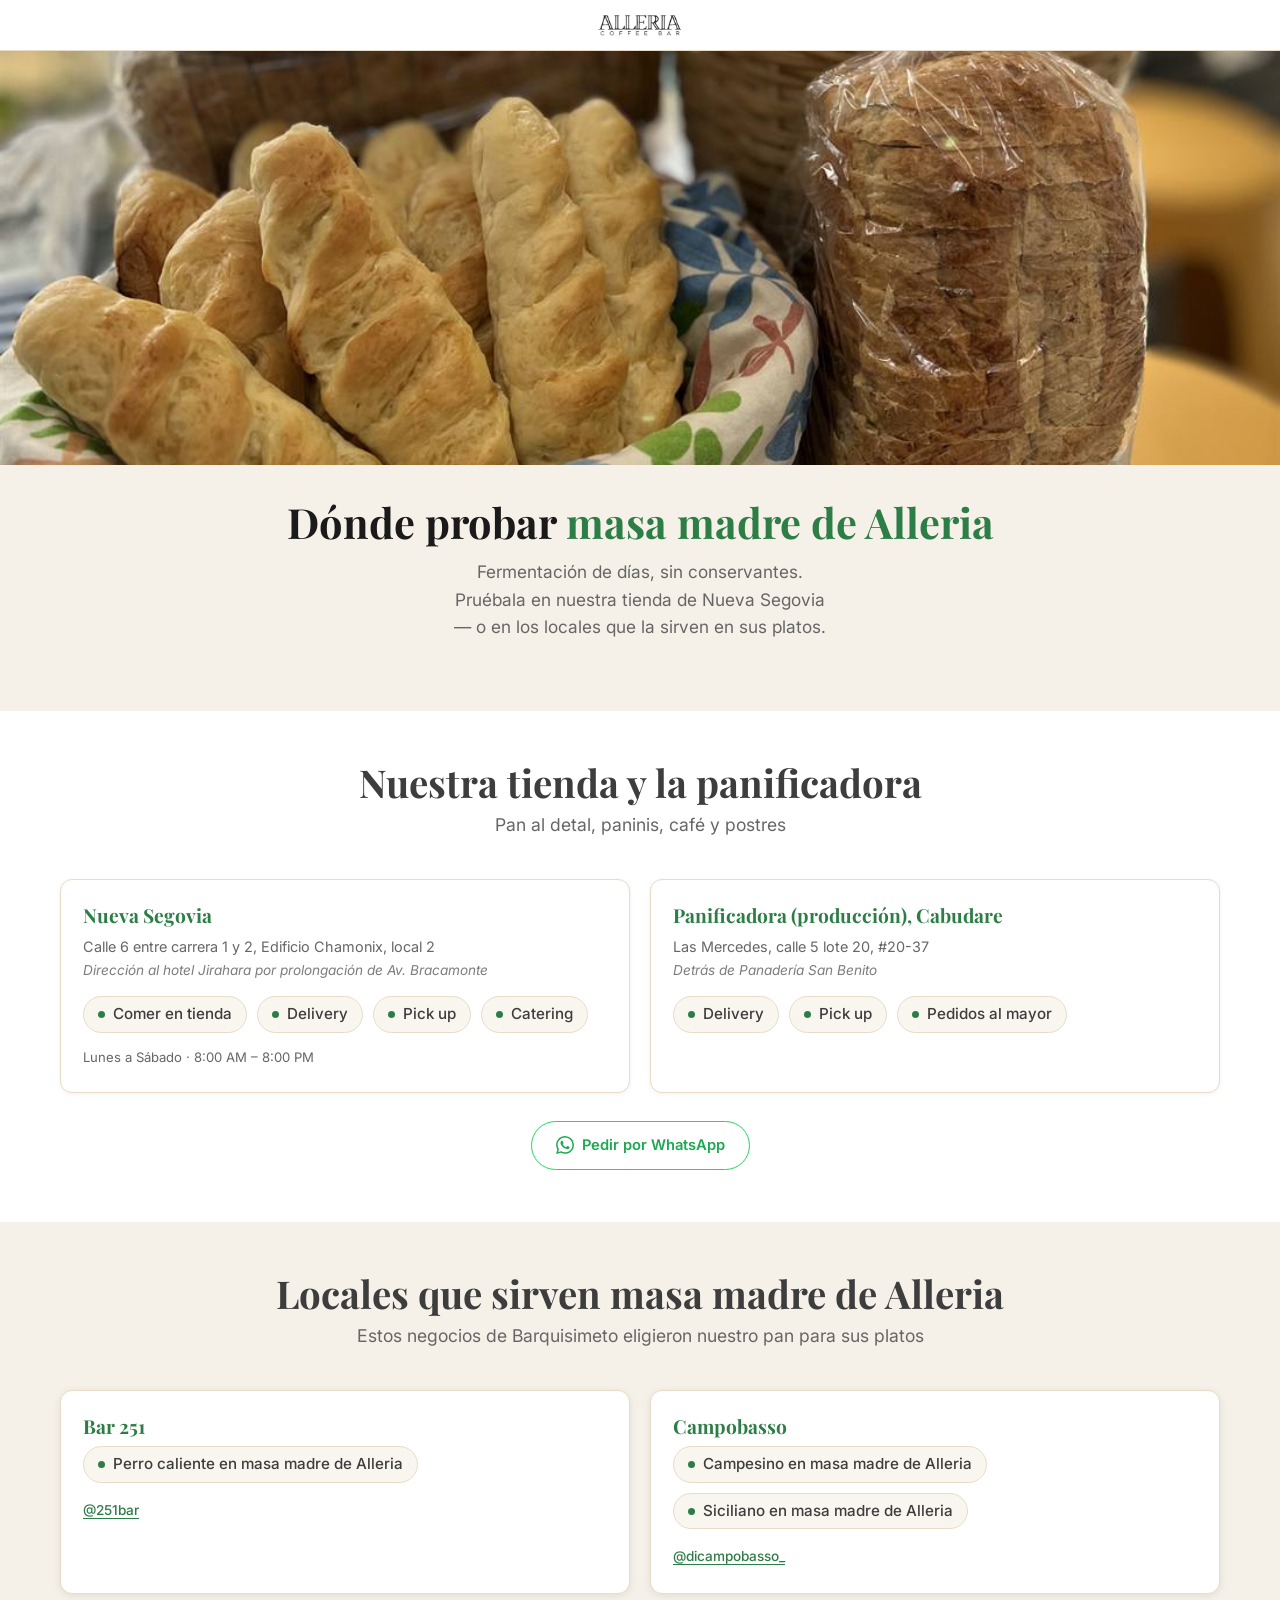
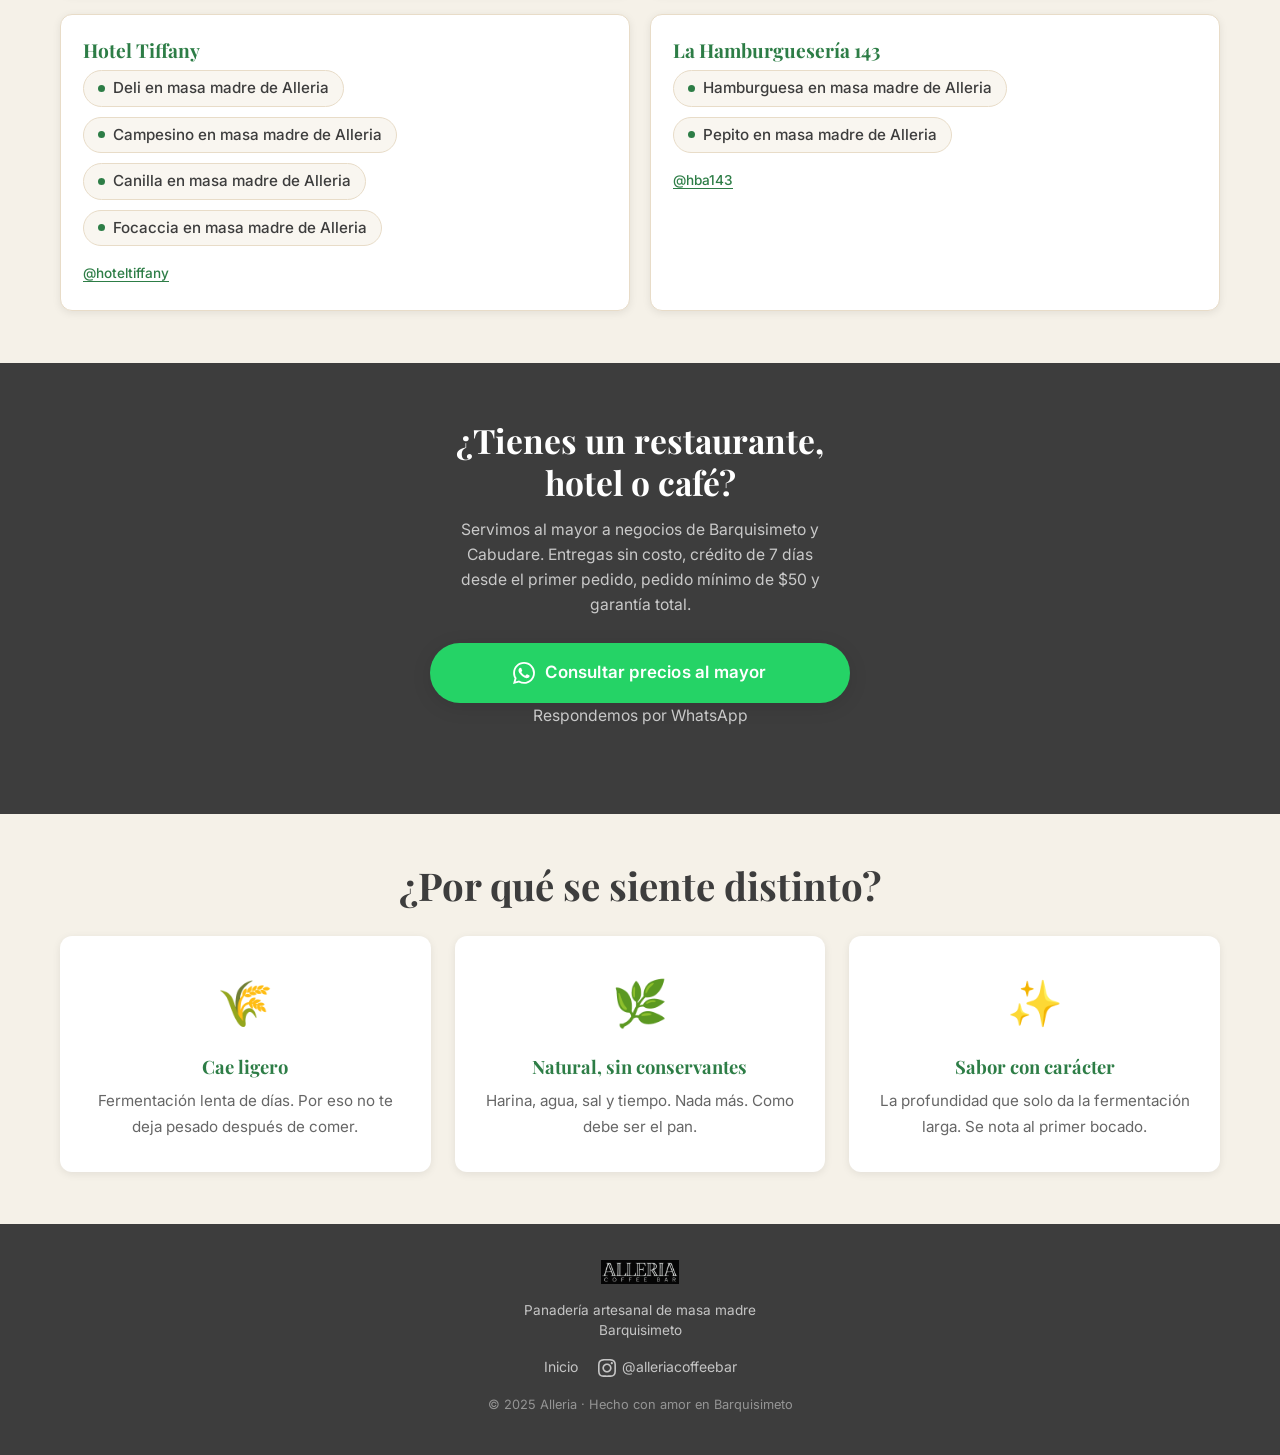
<file: donde-probar.html>
<!DOCTYPE html>
<html lang="es">
<head>
  <meta charset="UTF-8">
  <meta name="viewport" content="width=device-width, initial-scale=1.0">
  <title>Dónde Probar Masa Madre de Alleria | Barquisimeto</title>
  <meta name="description" content="Dónde probar el pan de masa madre de Alleria en Barquisimeto: nuestra tienda de Nueva Segovia y los locales aliados que lo sirven en sus platos.">
  <meta name="keywords" content="dónde probar masa madre Barquisimeto, pan artesanal Barquisimeto, restaurantes con pan de masa madre, Alleria Coffee Bar">

  <!-- Al contrario que las landings del QR, esta página SÍ va al índice de Google -->
  <meta name="robots" content="index, follow">
  <link rel="canonical" href="https://alleria-website.vercel.app/donde-probar">

  <!-- Open Graph -->
  <meta property="og:type" content="website">
  <meta property="og:url" content="https://alleria-website.vercel.app/donde-probar">
  <meta property="og:title" content="Dónde Probar Masa Madre de Alleria | Barquisimeto">
  <meta property="og:description" content="Nuestra tienda y los locales de Barquisimeto que sirven masa madre de Alleria en sus platos.">
  <meta property="og:image" content="https://alleria-website.vercel.app/assets/socios/panes-alleria.jpg">
  <meta property="og:locale" content="es_VE">
  <meta name="twitter:card" content="summary_large_image">

  <link rel="preconnect" href="https://fonts.googleapis.com">
  <link rel="preconnect" href="https://fonts.gstatic.com" crossorigin>
  <link href="https://fonts.googleapis.com/css2?family=Playfair+Display:wght@700;900&family=Inter:wght@400;500;600&display=swap" rel="stylesheet">

  <link rel="stylesheet" href="/css/styles.css">
  <link rel="stylesheet" href="/css/socios.css">
</head>
<body class="socios-page">

  <header class="s-header">
    <a href="/" aria-label="Ir al inicio de Alleria Coffee Bar">
      <img src="/assets/socios/logo-alleria.jpg" alt="Alleria Coffee Bar" width="480" height="146" class="s-header-logo">
    </a>
  </header>

  <main>

    <!-- ===== HERO ===== -->
    <section class="s-hero">
      <div class="s-hero-media">
        <img src="/assets/socios/panes-alleria.jpg"
             alt="Panes artesanales de masa madre de Alleria"
             width="1100" height="619"
             fetchpriority="high" decoding="async">
      </div>

      <div class="container s-hero-body">
        <h1 class="s-title">Dónde probar <em>masa madre de Alleria</em></h1>
        <p class="s-sub">Fermentación de días, sin conservantes. Pruébala en nuestra tienda de Nueva Segovia — o en los locales que la sirven en sus platos.</p>
      </div>
    </section>

    <!-- ===== NUESTRAS TIENDAS ===== -->
    <section class="d-section">
      <div class="container">
        <h2 class="section-title">Nuestra tienda y la panificadora</h2>
        <p class="section-subtitle">Pan al detal, paninis, café y postres</p>

        <div class="d-grid">
          <article class="d-card">
            <h3>Nueva Segovia</h3>
            <p class="d-address">Calle 6 entre carrera 1 y 2, Edificio Chamonix, local 2<br>
              <em>Dirección al hotel Jirahara por prolongación de Av. Bracamonte</em></p>
            <ul class="s-chips d-chips" role="list">
              <li>Comer en tienda</li>
              <li>Delivery</li>
              <li>Pick up</li>
              <li>Catering</li>
            </ul>
            <p class="d-hours">Lunes a Sábado · 8:00 AM – 8:00 PM</p>
          </article>

          <article class="d-card">
            <h3>Panificadora (producción), Cabudare</h3>
            <p class="d-address">Las Mercedes, calle 5 lote 20, #20-37<br>
              <em>Detrás de Panadería San Benito</em></p>
            <ul class="s-chips d-chips" role="list">
              <li>Delivery</li>
              <li>Pick up</li>
              <li>Pedidos al mayor</li>
            </ul>
          </article>
        </div>

        <div class="d-cta-wrap">
          <a class="s-wa"
             href="https://wa.me/584122632864?text=Hola%20Alleria!%20Quiero%20hacer%20un%20pedido%20%F0%9F%A5%96"
             target="_blank" rel="noopener">
            <svg viewBox="0 0 24 24" fill="currentColor" width="18" height="18" aria-hidden="true"><path d="M17.472 14.382c-.297-.149-1.758-.867-2.03-.967-.273-.099-.471-.148-.67.15-.197.297-.767.966-.94 1.164-.173.199-.347.223-.644.075-.297-.15-1.255-.463-2.39-1.475-.883-.788-1.48-1.761-1.653-2.059-.173-.297-.018-.458.13-.606.134-.133.298-.347.446-.52.149-.174.198-.298.298-.497.099-.198.05-.371-.025-.52-.075-.149-.669-1.612-.916-2.207-.242-.579-.487-.5-.669-.51-.173-.008-.371-.01-.57-.01-.198 0-.52.074-.792.372-.272.297-1.04 1.016-1.04 2.479 0 1.462 1.065 2.875 1.213 3.074.149.198 2.096 3.2 5.077 4.487.709.306 1.262.489 1.694.625.712.227 1.36.195 1.871.118.571-.085 1.758-.719 2.006-1.413.248-.694.248-1.289.173-1.413-.074-.124-.272-.198-.57-.347m-5.421 7.403h-.004a9.87 9.87 0 01-5.031-1.378l-.361-.214-3.741.982.998-3.648-.235-.374a9.86 9.86 0 01-1.51-5.26c.001-5.45 4.436-9.884 9.888-9.884 2.64 0 5.122 1.03 6.988 2.898a9.825 9.825 0 012.893 6.994c-.003 5.45-4.437 9.884-9.885 9.884m8.413-18.297A11.815 11.815 0 0012.05 0C5.495 0 .16 5.335.157 11.892c0 2.096.547 4.142 1.588 5.945L.057 24l6.305-1.654a11.882 11.882 0 005.683 1.448h.005c6.554 0 11.89-5.335 11.893-11.893a11.821 11.821 0 00-3.48-8.413z"/></svg>
            Pedir por WhatsApp
          </a>
        </div>
      </div>
    </section>

    <!-- ===== LOCALES ALIADOS (solo aparece si hay locales autorizados) ===== -->
    <section class="d-section d-section--allies" id="d-aliados" hidden>
      <div class="container">
        <h2 class="section-title">Locales que sirven masa madre de Alleria</h2>
        <p class="section-subtitle">Estos negocios de Barquisimeto eligieron nuestro pan para sus platos</p>
        <div class="d-grid" id="d-aliados-grid"></div>
      </div>
    </section>

    <!-- ===== INVITACIÓN B2B ===== -->
    <section class="s-cta-block">
      <div class="container">
        <h2>¿Tienes un restaurante,<br>hotel o café?</h2>
        <p>Servimos al mayor a negocios de Barquisimeto y Cabudare. Entregas sin costo, crédito de 7 días desde el primer pedido, pedido mínimo de $50 y garantía total.</p>
        <a class="s-cta s-cta--big s-cta--verde"
           href="https://wa.me/584122632864?text=Hola%20Alleria!%20Me%20interesan%20los%20precios%20al%20mayor%20para%20mi%20negocio%20%F0%9F%A5%96"
           target="_blank" rel="noopener">
          <svg viewBox="0 0 24 24" fill="currentColor" width="22" height="22" aria-hidden="true"><path d="M17.472 14.382c-.297-.149-1.758-.867-2.03-.967-.273-.099-.471-.148-.67.15-.197.297-.767.966-.94 1.164-.173.199-.347.223-.644.075-.297-.15-1.255-.463-2.39-1.475-.883-.788-1.48-1.761-1.653-2.059-.173-.297-.018-.458.13-.606.134-.133.298-.347.446-.52.149-.174.198-.298.298-.497.099-.198.05-.371-.025-.52-.075-.149-.669-1.612-.916-2.207-.242-.579-.487-.5-.669-.51-.173-.008-.371-.01-.57-.01-.198 0-.52.074-.792.372-.272.297-1.04 1.016-1.04 2.479 0 1.462 1.065 2.875 1.213 3.074.149.198 2.096 3.2 5.077 4.487.709.306 1.262.489 1.694.625.712.227 1.36.195 1.871.118.571-.085 1.758-.719 2.006-1.413.248-.694.248-1.289.173-1.413-.074-.124-.272-.198-.57-.347m-5.421 7.403h-.004a9.87 9.87 0 01-5.031-1.378l-.361-.214-3.741.982.998-3.648-.235-.374a9.86 9.86 0 01-1.51-5.26c.001-5.45 4.436-9.884 9.888-9.884 2.64 0 5.122 1.03 6.988 2.898a9.825 9.825 0 012.893 6.994c-.003 5.45-4.437 9.884-9.885 9.884m8.413-18.297A11.815 11.815 0 0012.05 0C5.495 0 .16 5.335.157 11.892c0 2.096.547 4.142 1.588 5.945L.057 24l6.305-1.654a11.882 11.882 0 005.683 1.448h.005c6.554 0 11.89-5.335 11.893-11.893a11.821 11.821 0 00-3.48-8.413z"/></svg>
          Consultar precios al mayor
        </a>
        <p class="s-cta-note s-cta-note--light">Respondemos por WhatsApp</p>
      </div>
    </section>

    <!-- ===== POR QUÉ ===== -->
    <section class="s-why">
      <div class="container">
        <h2 class="section-title">¿Por qué se siente distinto?</h2>
        <div class="why-grid s-why-grid">
          <div class="why-card">
            <span class="why-icon" aria-hidden="true">🌾</span>
            <h3>Cae ligero</h3>
            <p>Fermentación lenta de días. Por eso no te deja pesado después de comer.</p>
          </div>
          <div class="why-card">
            <span class="why-icon" aria-hidden="true">🌿</span>
            <h3>Natural, sin conservantes</h3>
            <p>Harina, agua, sal y tiempo. Nada más. Como debe ser el pan.</p>
          </div>
          <div class="why-card">
            <span class="why-icon" aria-hidden="true">✨</span>
            <h3>Sabor con carácter</h3>
            <p>La profundidad que solo da la fermentación larga. Se nota al primer bocado.</p>
          </div>
        </div>
      </div>
    </section>

  </main>

  <footer class="footer s-footer">
    <div class="container footer-inner">
      <a href="/" aria-label="Ir al inicio">
        <img src="/assets/socios/logo-alleria.jpg" alt="Alleria Coffee Bar" width="480" height="146" class="s-footer-logo">
      </a>
      <p class="s-footer-tagline">Panadería artesanal de masa madre<br>Barquisimeto</p>
      <div class="footer-links">
        <a href="/">Inicio</a>
        <a href="https://www.instagram.com/alleriacoffeebar" target="_blank" rel="noopener">
          <svg viewBox="0 0 24 24" fill="currentColor" width="18" height="18" aria-hidden="true"><path d="M12 2.163c3.204 0 3.584.012 4.85.07 3.252.148 4.771 1.691 4.919 4.919.058 1.265.069 1.645.069 4.849 0 3.205-.012 3.584-.069 4.849-.149 3.225-1.664 4.771-4.919 4.919-1.266.058-1.644.07-4.85.07-3.204 0-3.584-.012-4.849-.07-3.26-.149-4.771-1.699-4.919-4.92-.058-1.265-.07-1.644-.07-4.849 0-3.204.013-3.583.07-4.849.149-3.227 1.664-4.771 4.919-4.919 1.266-.057 1.645-.069 4.849-.069zm0-2.163c-3.259 0-3.667.014-4.947.072-4.358.2-6.78 2.618-6.98 6.98-.059 1.281-.073 1.689-.073 4.948 0 3.259.014 3.668.072 4.948.2 4.358 2.618 6.78 6.98 6.98 1.281.058 1.689.072 4.948.072 3.259 0 3.668-.014 4.948-.072 4.354-.2 6.782-2.618 6.979-6.98.059-1.28.073-1.689.073-4.948 0-3.259-.014-3.667-.072-4.947-.196-4.354-2.617-6.78-6.979-6.98-1.281-.059-1.69-.073-4.949-.073zm0 5.838c-3.403 0-6.162 2.759-6.162 6.162s2.759 6.163 6.162 6.163 6.162-2.759 6.162-6.163c0-3.403-2.759-6.162-6.162-6.162zm0 10.162c-2.209 0-4-1.79-4-4 0-2.209 1.791-4 4-4s4 1.791 4 4c0 2.21-1.791 4-4 4zm6.406-11.845c-.796 0-1.441.645-1.441 1.44s.645 1.44 1.441 1.44c.795 0 1.439-.645 1.439-1.44s-.644-1.44-1.439-1.44z"/></svg>
          @alleriacoffeebar
        </a>
      </div>
      <p class="footer-copy">© 2025 Alleria · Hecho con amor en Barquisimeto</p>
    </div>
  </footer>

  <script src="/js/socios-data.js"></script>
  <script src="/js/directorio.js"></script>

</body>
</html>
</file>
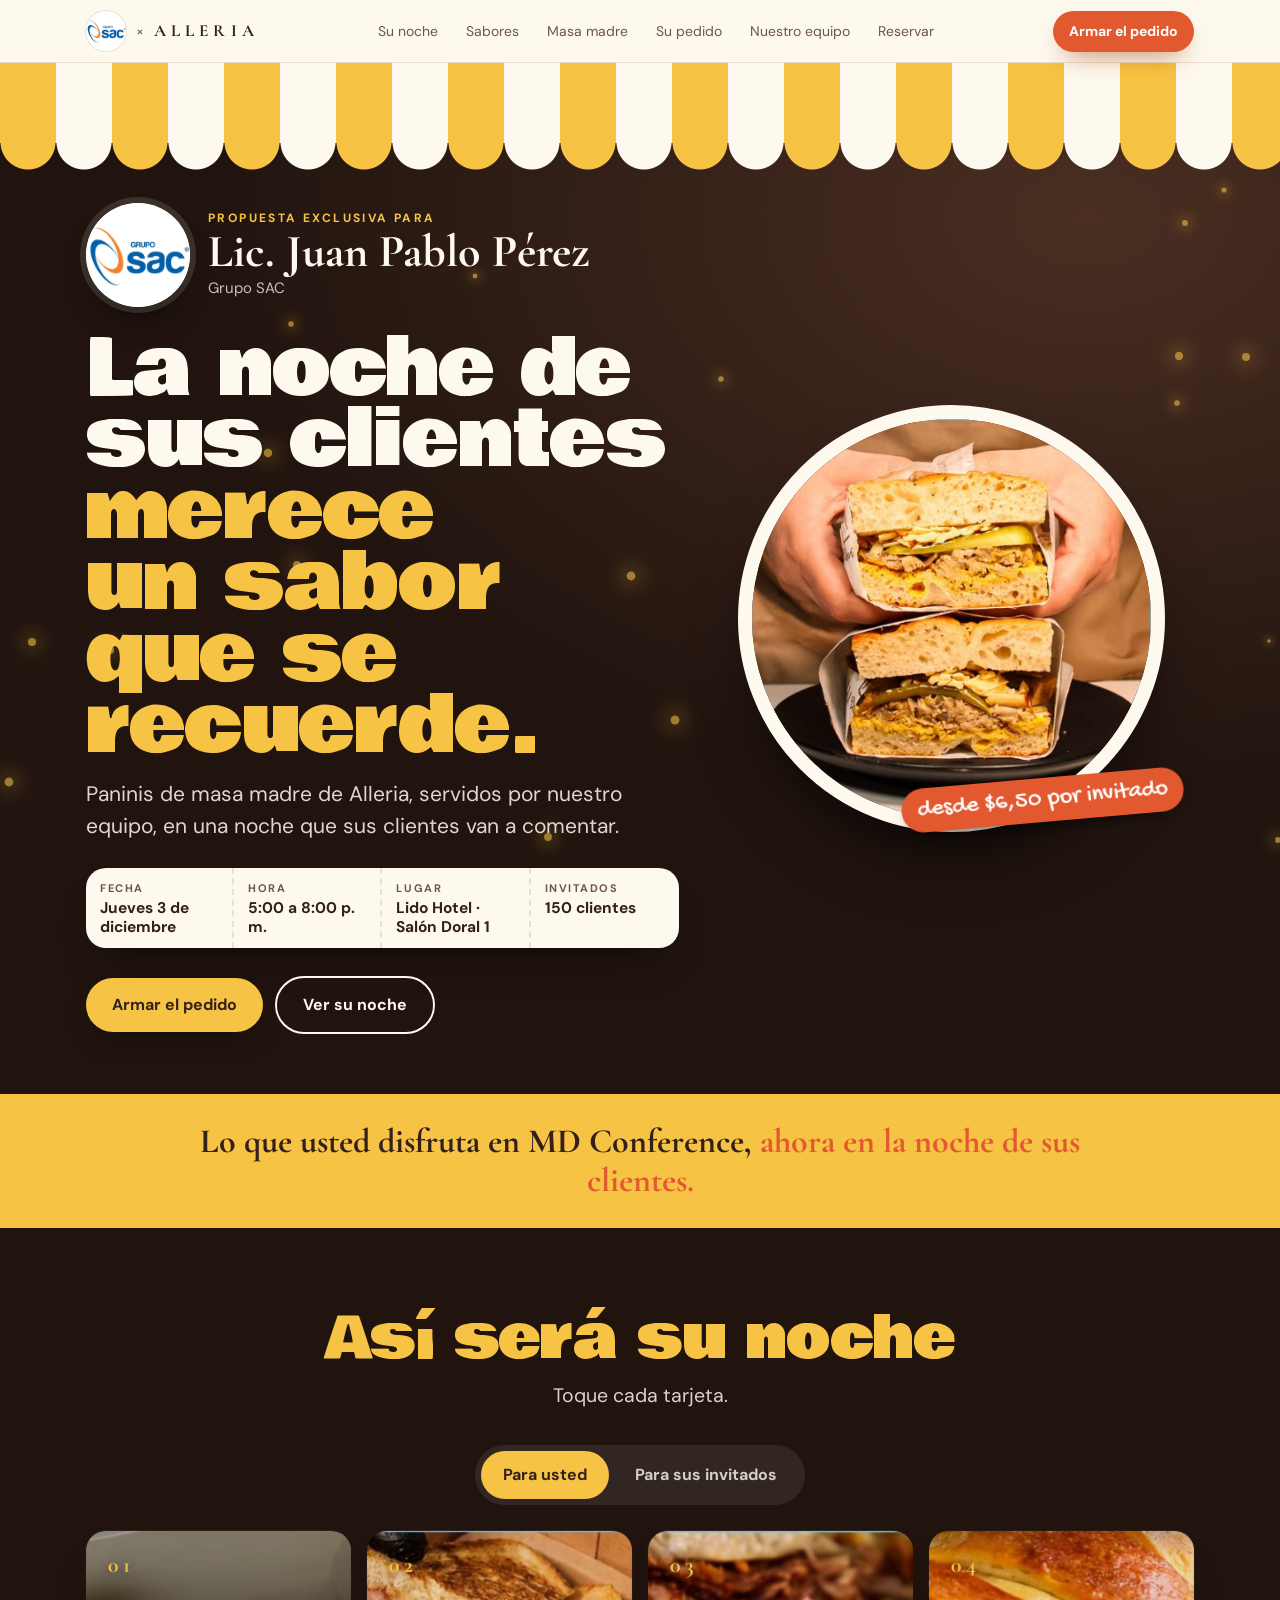
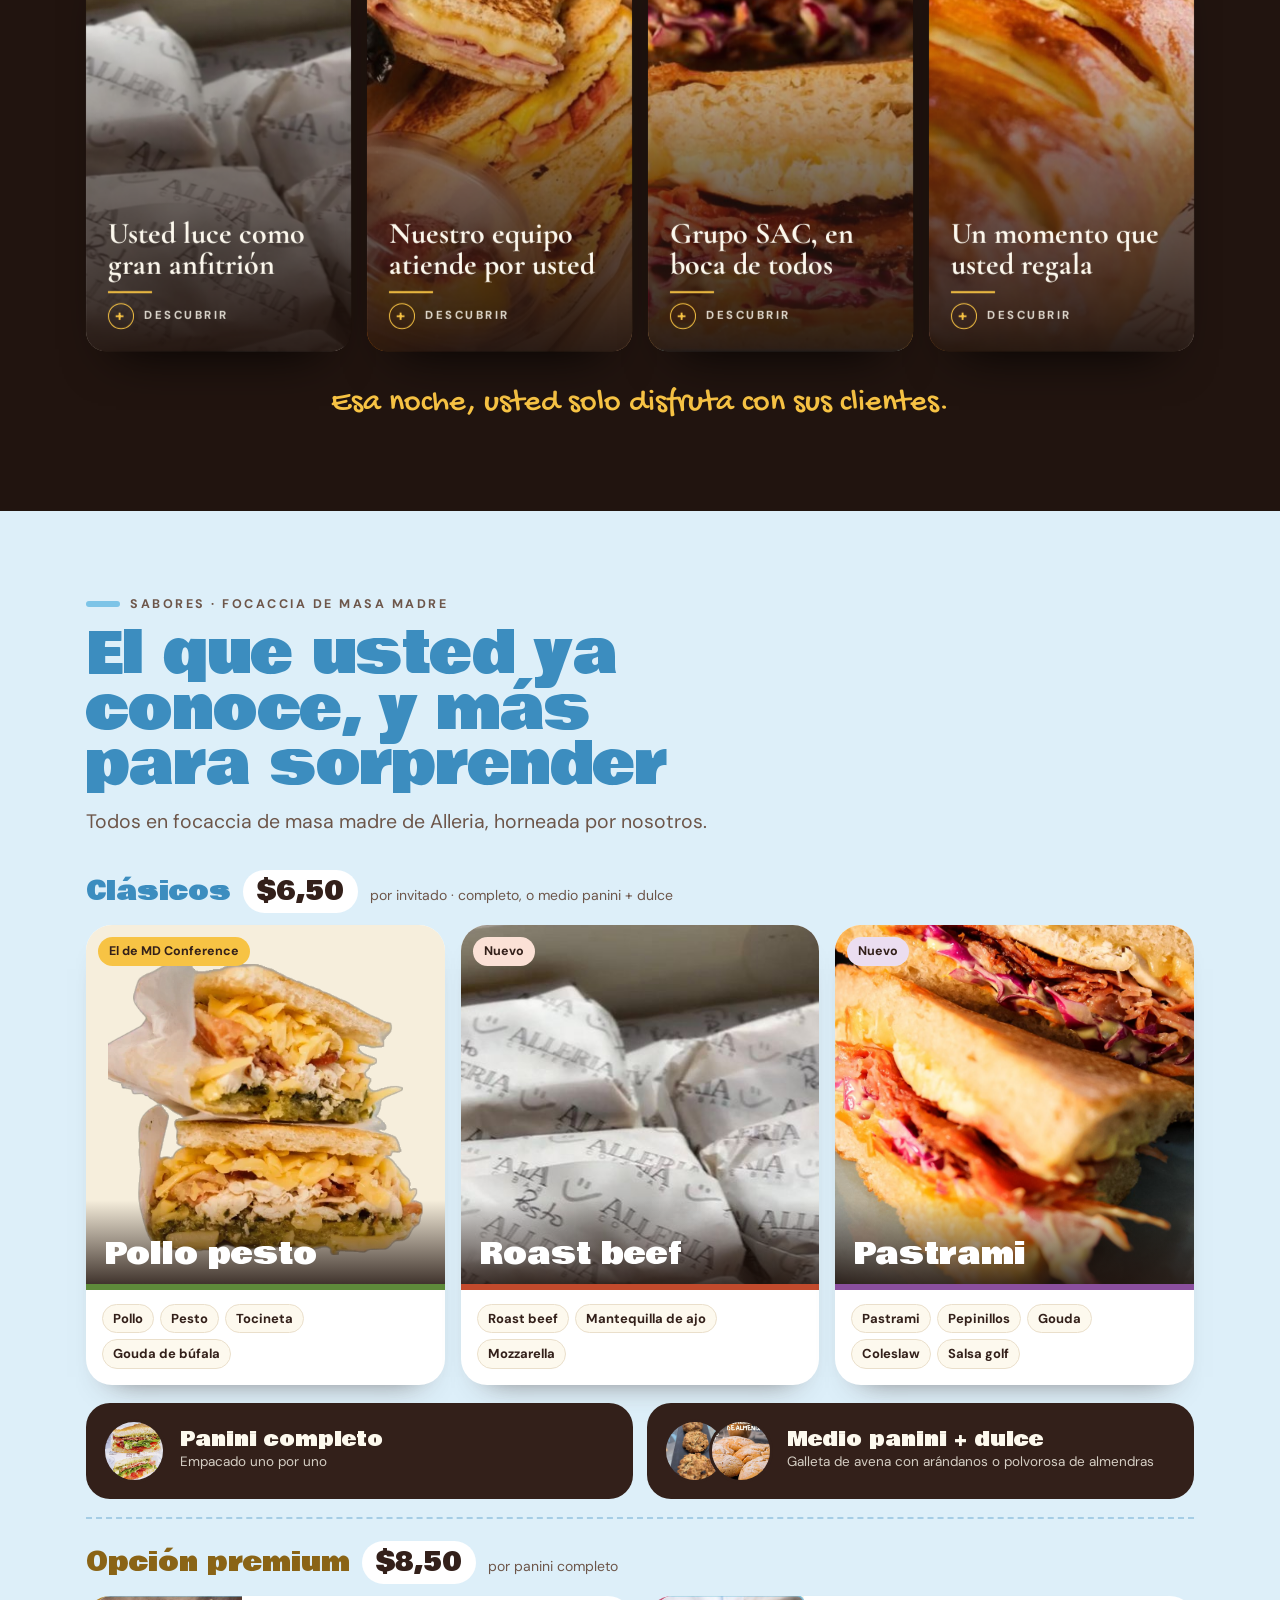
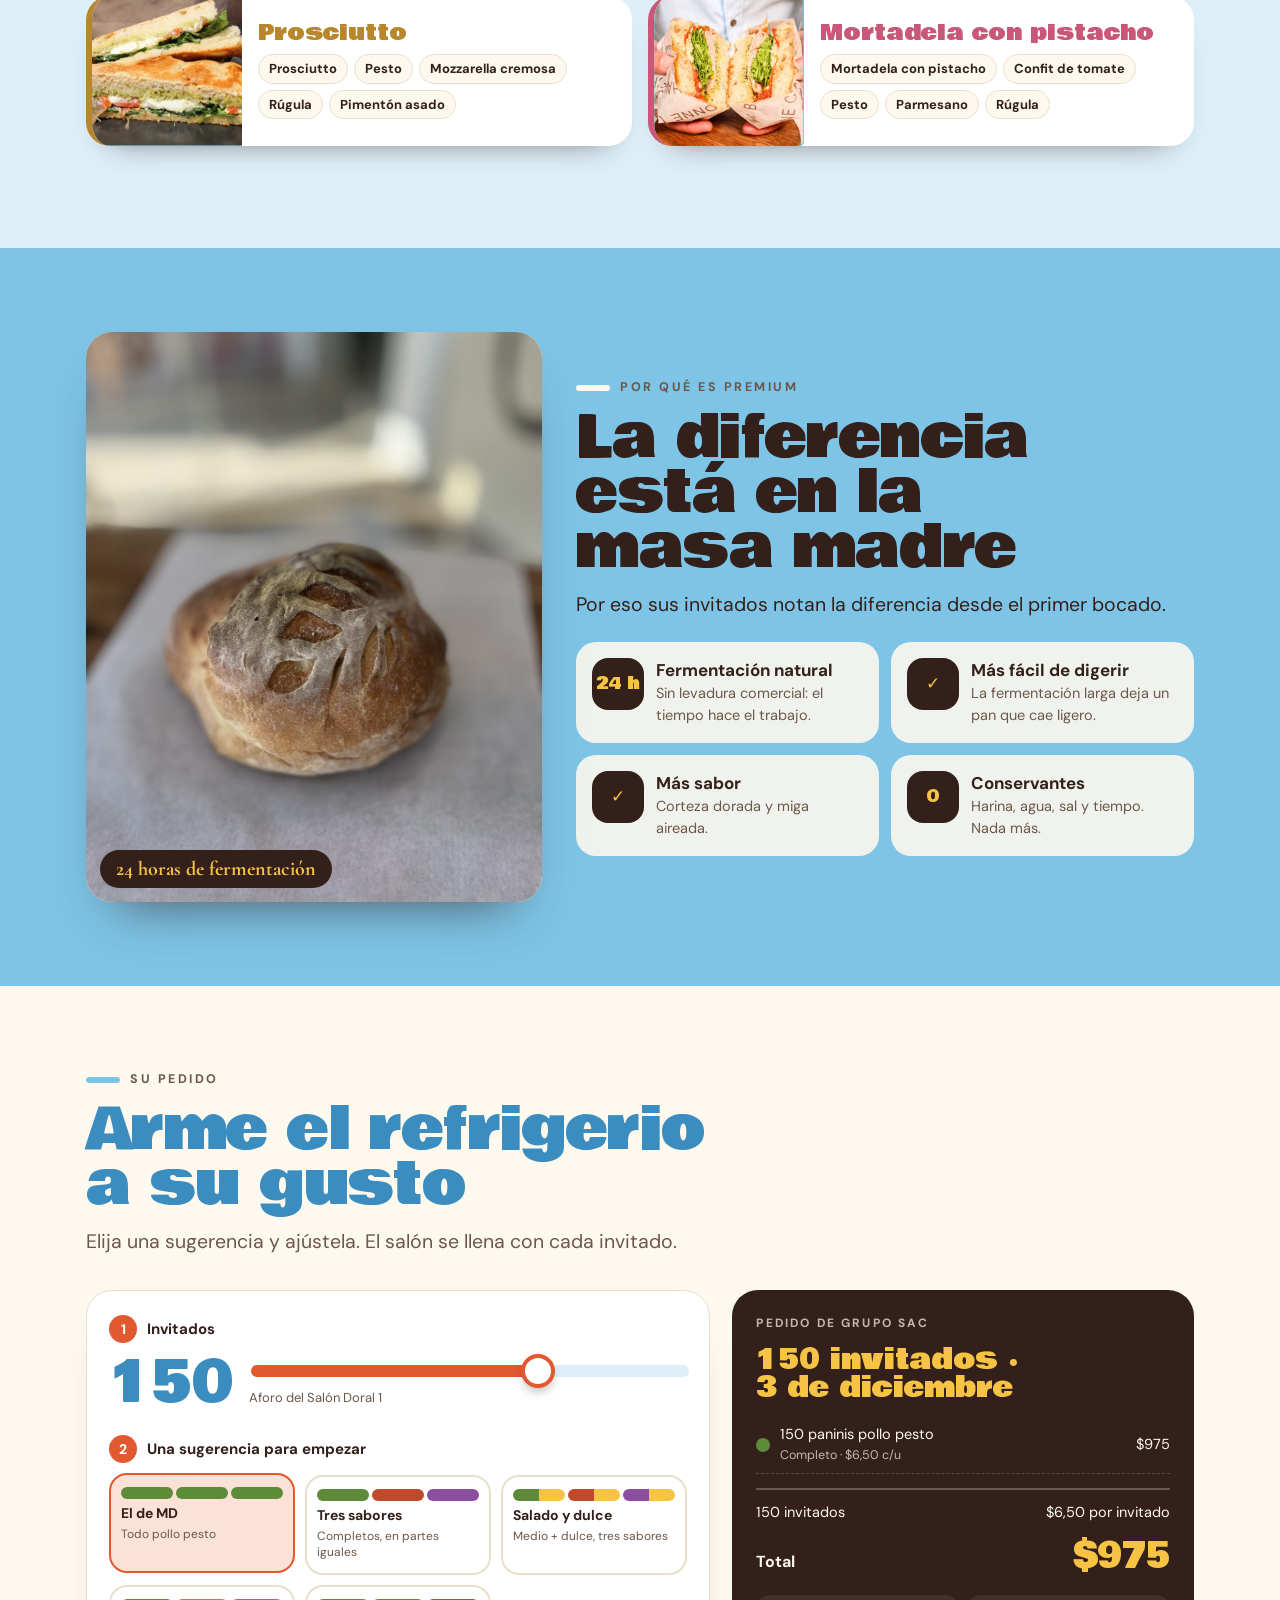
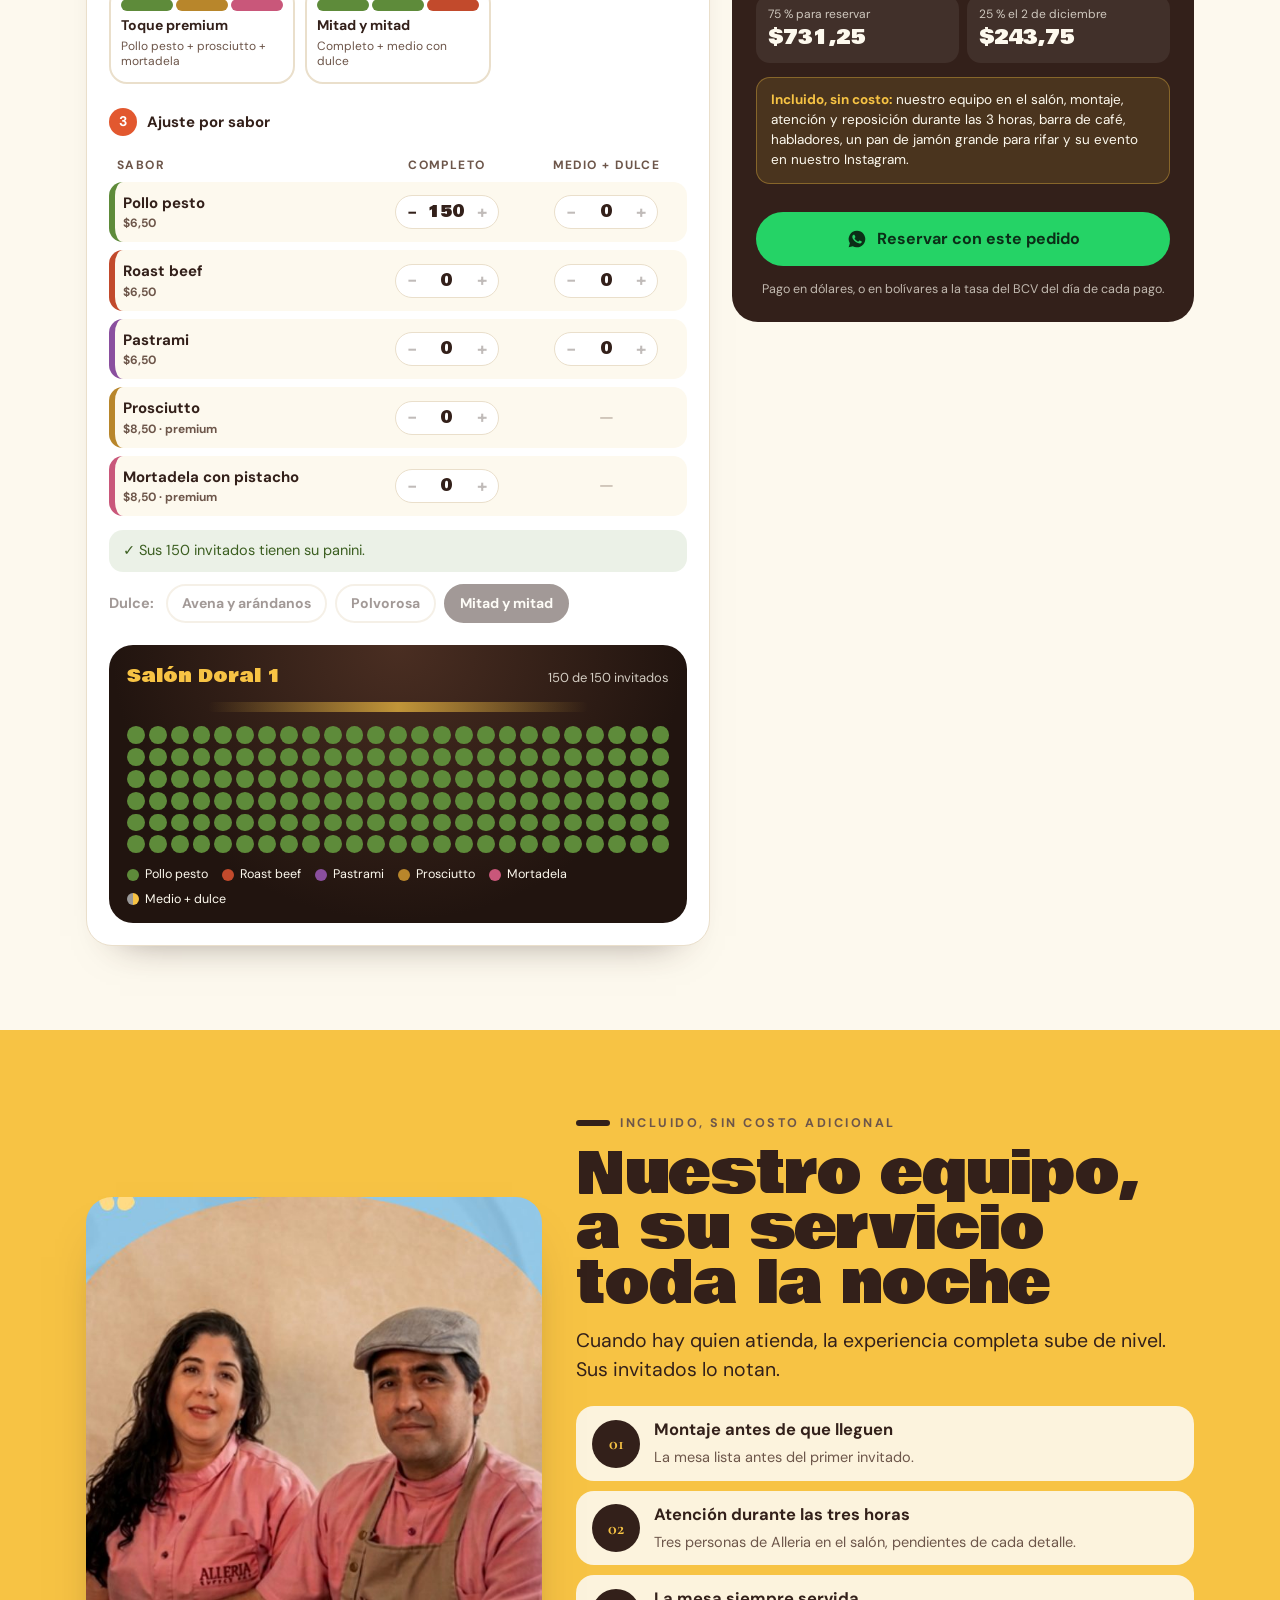
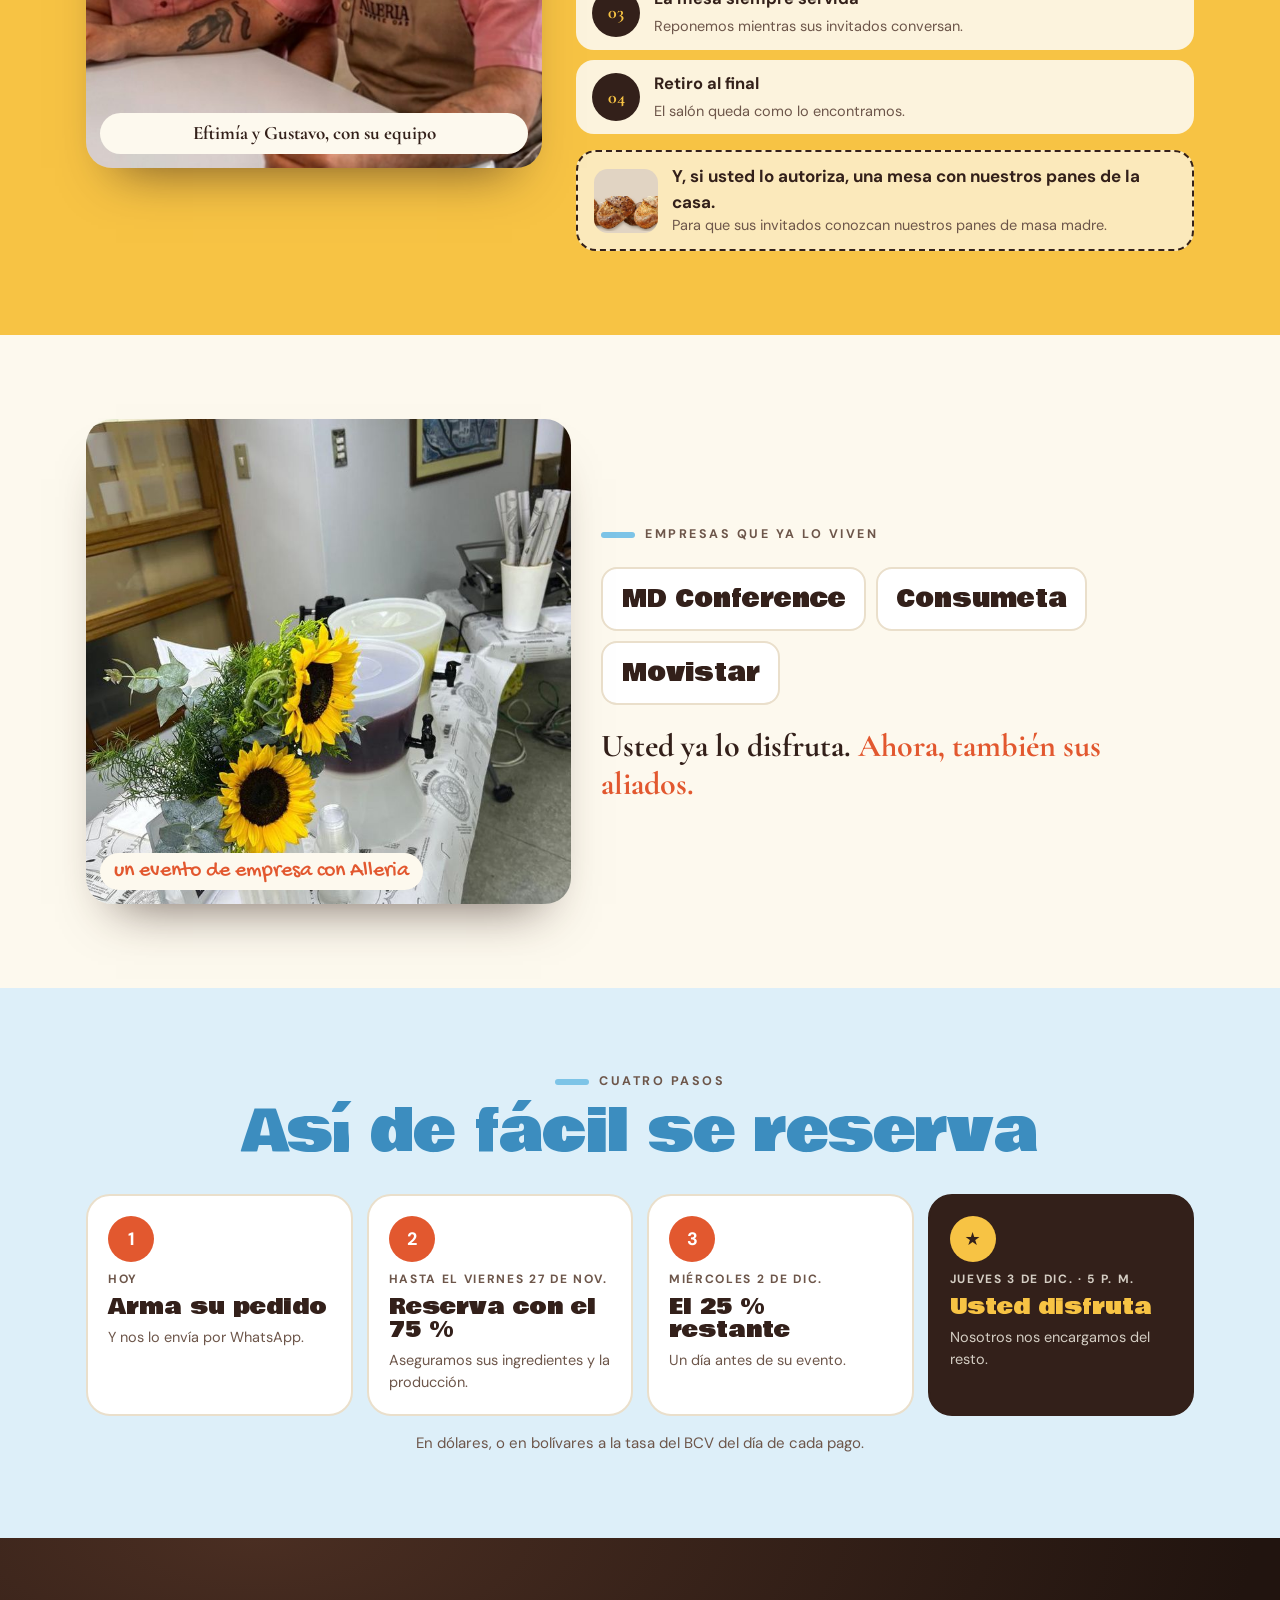
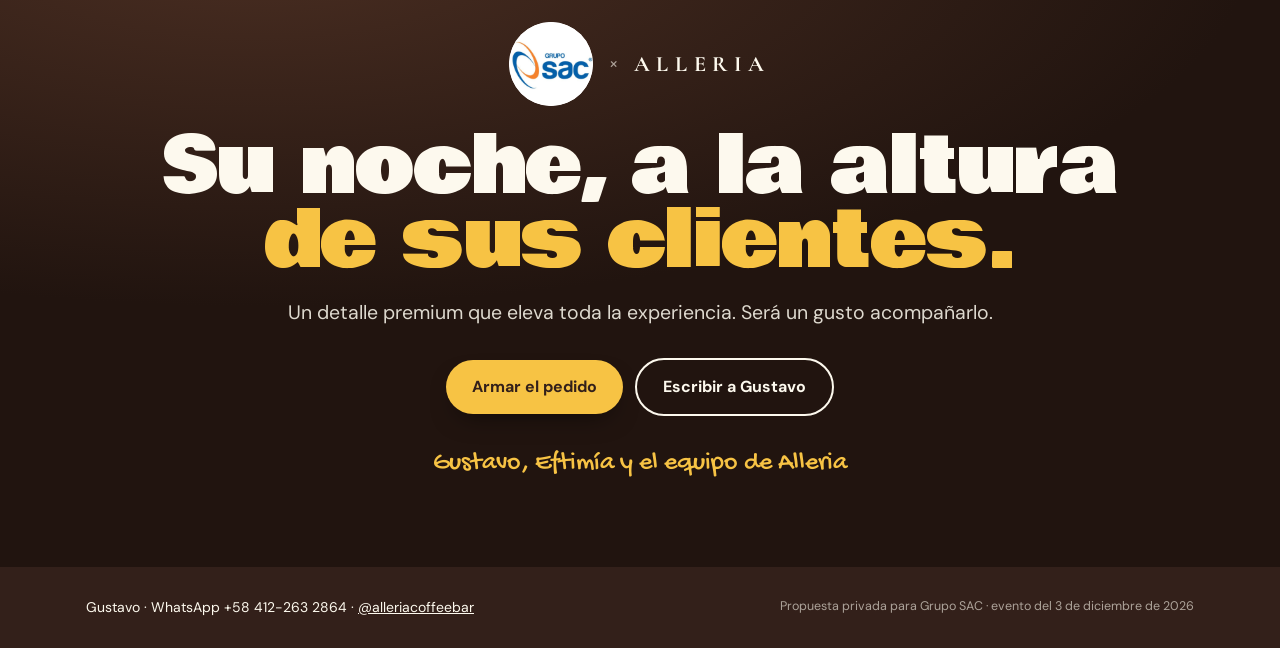
<file: propuesta-sac.html>
<!DOCTYPE html>
<html lang="es">
<head>
<meta charset="UTF-8">
<meta name="viewport" content="width=device-width,initial-scale=1,viewport-fit=cover">
<title>Grupo SAC · La noche de sus clientes · Propuesta de Alleria</title>
<meta name="description" content="Propuesta privada de Alleria para el evento de Grupo SAC: jueves 3 de diciembre, Lido Hotel, 150 invitados.">
<meta name="robots" content="noindex, nofollow">
<meta property="og:type" content="website">
<meta property="og:title" content="Grupo SAC · La noche de sus clientes">
<meta property="og:description" content="Propuesta de Alleria · Jueves 3 de diciembre · Lido Hotel, Salón Doral 1.">
<meta property="og:image" content="https://alleria-website.vercel.app/assets/catering/og.jpg">
<meta name="twitter:card" content="summary_large_image">
<meta name="theme-color" content="#21140F">
<style>
@font-face{font-family:"Bowlby One";src:url(/assets/catering/bowlby-one-latin-400-normal.woff2) format("woff2");font-display:swap}
@font-face{font-family:"Gochi Hand";src:url(/assets/anaquel/fonts/gochi-hand-latin-400-normal.woff2) format("woff2");font-display:swap}
@font-face{font-family:"DM Sans";src:url(/assets/anaquel/fonts/dm-sans-latin-400-normal.woff2) format("woff2");font-weight:400;font-display:swap}
@font-face{font-family:"DM Sans";src:url(/assets/anaquel/fonts/dm-sans-latin-500-normal.woff2) format("woff2");font-weight:500;font-display:swap}
@font-face{font-family:"DM Sans";src:url(/assets/anaquel/fonts/dm-sans-latin-700-normal.woff2) format("woff2");font-weight:700;font-display:swap}
@font-face{font-family:"Cormorant Garamond";src:url(/assets/anaquel/fonts/cormorant-garamond-latin-700-normal.woff2) format("woff2");font-weight:700;font-display:swap}
:root{
  --crema:#FDF9EE; --crema2:#F6EEDC; --blanco:#fff; --cielo:#7DC4E7; --cielo2:#DDEFF9; --cielo3:#3C8DBF;
  --coral:#E2582F; --coral2:#FBE1D6; --sol:#F7C344; --sol2:#FFF0C7; --tinta:#33201A; --tinta2:#6D564A; --linea:#EADFCB;
  --noche:#21140F; --noche2:#2E1D16; --sac:#1F5FAD; --sacO:#F08A24;
  --pp:#5E8B3A; --rb:#C24A2C; --pa:#8A4F9E;
  --block:"Bowlby One","Arial Black",Impact,sans-serif; --hand:"Gochi Hand",cursive; --sans:"DM Sans",system-ui,-apple-system,"Segoe UI",sans-serif; --serif:"Cormorant Garamond",Georgia,serif;
  --ease:cubic-bezier(.2,.75,.2,1); color-scheme:light;
}
*{box-sizing:border-box}
html{scroll-behavior:smooth;scroll-padding-top:64px}
body{margin:0;background:var(--crema);color:var(--tinta);font-family:var(--sans);font-size:17px;line-height:1.5;-webkit-font-smoothing:antialiased;overflow-x:hidden}
img{max-width:100%;display:block}
.wrap{max-width:1140px;margin:0 auto;padding-left:max(16px,env(safe-area-inset-left,0px));padding-right:max(16px,env(safe-area-inset-right,0px))}
section{padding-block:84px;position:relative}
h1,h2,h3{margin:0;text-wrap:balance}
h2{font-family:var(--block);font-weight:400;font-size:clamp(34px,5.2vw,58px);line-height:.95;color:var(--cielo3);letter-spacing:-.01em}
h3{font-family:var(--block);font-weight:400;line-height:1}
p{margin:0}
.kick{display:inline-flex;align-items:center;gap:10px;font-size:12.5px;letter-spacing:.2em;text-transform:uppercase;font-weight:700;color:var(--tinta2)}
.kick::before{content:"";width:34px;height:6px;border-radius:9px;background:var(--cielo)}
.lede{font-size:clamp(17px,2vw,19.5px);color:var(--tinta2);max-width:56ch}
.head{display:flex;flex-direction:column;gap:14px;margin-bottom:34px;max-width:820px}
.head.c{margin-inline:auto;text-align:center;align-items:center}
:focus-visible{outline:3px solid var(--cielo3);outline-offset:3px;border-radius:10px}
.btn{all:unset;box-sizing:border-box;cursor:pointer;display:inline-flex;gap:10px;align-items:center;justify-content:center;padding:15px 26px;border-radius:999px;font-weight:700;font-size:16px;text-align:center;transition:transform .15s}
.btn:active{transform:scale(.97)}
.btn:focus-visible{outline:3px solid var(--tinta);outline-offset:3px}
.btn.coral{background:var(--coral);color:#fff;box-shadow:0 12px 26px -12px rgba(160,50,10,.75)}
.btn.wa{background:#25D366;color:#0B2E17}
.btn.sol{background:var(--sol);color:var(--tinta);box-shadow:0 12px 26px -12px rgba(0,0,0,.6)}
.btn.ghost{border:2px solid currentColor}
.btn svg{width:20px;height:20px;flex:none}
.row{display:flex;gap:12px;flex-wrap:wrap;align-items:center}
.rv{opacity:0;transform:translateY(26px);transition:opacity .8s var(--ease),transform .8s var(--ease)}
.rv.in{opacity:1;transform:none}

/* barra */
.bar{position:sticky;top:0;z-index:40;background:rgba(253,249,238,.95);backdrop-filter:blur(8px);-webkit-backdrop-filter:blur(8px);border-bottom:1px solid var(--linea)}
.bar .wrap{display:flex;align-items:center;gap:14px;height:62px}
.duo{display:flex;align-items:center;gap:10px;flex:none}
.duo img{width:40px;height:40px;border-radius:50%;background:#fff;box-shadow:0 0 0 1px var(--linea)}
.duo .x{color:var(--tinta2);font-size:14px}
.duo .al{font-family:var(--serif);font-weight:700;letter-spacing:.3em;font-size:17px}
.nav{display:flex;gap:4px;overflow-x:auto;scrollbar-width:none;flex:1;min-width:0;justify-content:center}
.nav::-webkit-scrollbar{display:none}
.nav a{flex:none;text-decoration:none;color:var(--tinta2);font-size:14px;padding:7px 12px;border-radius:999px}
.nav a.on{background:var(--cielo);color:var(--tinta);font-weight:700}
.bar .btn{padding:10px 16px;font-size:14px;flex:none}

/* portada */
.hero{background:radial-gradient(110% 90% at 85% 15%,#4A2E22 0,var(--noche) 62%);color:var(--crema);padding:0 0 60px;overflow:hidden}
.awning{height:80px;background:repeating-linear-gradient(90deg,var(--sol) 0 56px,var(--crema) 56px 112px);position:relative}
.awning::after{content:"";position:absolute;left:0;right:0;bottom:-27px;height:28px;background:radial-gradient(circle at 28px 0,var(--sol) 27px,transparent 28px) 0 0/112px 28px repeat-x,radial-gradient(circle at 28px 0,var(--crema) 27px,transparent 28px) 56px 0/112px 28px repeat-x}
.lights{position:absolute;inset:0;pointer-events:none;overflow:hidden}
.lights i{position:absolute;width:6px;height:6px;border-radius:50%;background:var(--sol);box-shadow:0 0 14px 4px rgba(247,195,68,.45);opacity:.6}
@media (prefers-reduced-motion:no-preference){.lights i{animation:tw 3.2s ease-in-out infinite}@keyframes tw{50%{opacity:.12}}}
.hgrid{display:grid;grid-template-columns:minmax(0,1.1fr) minmax(0,.9fr);gap:30px;align-items:center;padding-top:60px;position:relative}
.hgrid>*{min-width:0}
.host{display:flex;align-items:center;gap:18px}
.host img{width:104px;height:104px;border-radius:50%;background:#fff;box-shadow:0 0 0 6px rgba(253,249,238,.12),0 20px 30px -14px rgba(0,0,0,.8);flex:none}
.host small{display:block;font-size:12px;letter-spacing:.2em;text-transform:uppercase;font-weight:700;color:var(--sol)}
.host b{display:block;font-family:var(--serif);font-size:clamp(30px,4vw,46px);line-height:1.05;color:var(--crema)}
.host span{font-size:15px;color:rgba(253,249,238,.75)}
.hero h1{font-family:var(--block);font-weight:400;font-size:clamp(44px,6vw,80px);line-height:.93;color:var(--crema);margin:28px 0 16px;letter-spacing:-.01em}
.hero h1 span{color:var(--sol);display:block}
.hero .lede{color:rgba(253,249,238,.86);font-size:clamp(18px,2.1vw,21px)}
.ticket{margin:26px 0 28px;display:grid;grid-template-columns:repeat(4,minmax(0,1fr));background:var(--crema);color:var(--tinta);border-radius:20px;overflow:hidden;box-shadow:0 24px 40px -24px rgba(0,0,0,.8)}
.ticket div{padding:12px 14px;border-right:2px dashed var(--linea);display:flex;flex-direction:column;gap:2px;min-width:0}
.ticket div:last-child{border-right:0}
.ticket small{font-size:11px;letter-spacing:.14em;text-transform:uppercase;font-weight:700;color:var(--tinta2)}
.ticket b{font-size:15.5px;line-height:1.2}
.hero .btn.ghost{color:var(--crema)}
.stage{position:relative;aspect-ratio:1/1;max-width:520px;margin-inline:auto;width:100%}
.stage .plate{position:absolute;inset:6%;border-radius:50%;overflow:hidden;border:14px solid var(--crema);box-shadow:0 40px 70px -30px rgba(0,0,0,.9)}
.stage .plate img{width:100%;height:100%;object-fit:cover}
.stage .fl{position:absolute;filter:drop-shadow(0 18px 16px rgba(0,0,0,.45));z-index:3}
.stage .s1{width:36%;left:-8%;bottom:0}
.stage .s2{width:24%;right:-4%;top:4%}
.stage .tag{position:absolute;z-index:6;background:var(--coral);color:#fff;font-family:var(--hand);font-size:24px;padding:4px 16px;border-radius:999px;transform:rotate(-5deg);right:2%;bottom:8%;box-shadow:0 10px 18px -10px rgba(0,0,0,.8);white-space:nowrap}
@media (prefers-reduced-motion:no-preference){.stage .s1{animation:fl 6s ease-in-out infinite}.stage .s2{animation:fl 7s ease-in-out -2s infinite}@keyframes fl{50%{transform:translateY(-10px) rotate(2deg)}}}

.bridge{background:var(--sol);padding-block:28px}
.bridge p{font-family:var(--serif);font-weight:700;font-size:clamp(23px,3vw,34px);line-height:1.15;text-align:center;max-width:900px;margin:0 auto}
.bridge p em{font-style:normal;color:var(--coral)}

/* tarjetas que se voltean */
.care{background:var(--noche);color:var(--crema);overflow:hidden}
.care h2{color:var(--sol)}
.care .kick{color:rgba(253,249,238,.75)}
.care .lede{color:rgba(253,249,238,.84)}
.tabs{display:inline-flex;background:rgba(255,255,255,.08);border-radius:999px;padding:6px;gap:4px;margin:0 auto 26px}
.tabs button{all:unset;cursor:pointer;padding:12px 22px;border-radius:999px;font-weight:700;font-size:16px;color:rgba(253,249,238,.8);transition:background .25s,color .25s}
.tabs button[aria-selected="true"]{background:var(--sol);color:var(--tinta)}
.tabs button:focus-visible{outline:3px solid var(--cielo)}
.tabwrap{text-align:center}
.cgrid{display:grid;grid-template-columns:repeat(4,minmax(0,1fr));gap:16px}
.fc{all:unset;box-sizing:border-box;cursor:pointer;perspective:1400px;height:420px;display:block;-webkit-tap-highlight-color:transparent}
.fc .in{position:relative;width:100%;height:100%;transition:transform .9s cubic-bezier(.65,0,.35,1);transform-style:preserve-3d}
.fc.flip .in{transform:rotateY(180deg)}
.fc .f,.fc .b{position:absolute;inset:0;border-radius:20px;display:flex;flex-direction:column;backface-visibility:hidden;-webkit-backface-visibility:hidden;overflow:hidden}
.fc .f{color:var(--crema);box-shadow:0 30px 50px -30px rgba(0,0,0,.95);-webkit-transform:rotateY(0deg) translateZ(1px);transform:rotateY(0deg) translateZ(1px)}
.fc .f{visibility:visible;transition:visibility 0s .42s}
.fc.flip .f{visibility:hidden}
.fc .b{visibility:hidden;transition:visibility 0s .42s}
.fc.flip .b{visibility:visible}
.fc .f img{position:absolute;inset:0;width:100%;height:100%;object-fit:cover;transition:transform 1.2s var(--ease)}
.fc:hover .f img{transform:scale(1.06)}
.fc .f::after{content:"";position:absolute;inset:0;background:linear-gradient(180deg,rgba(33,20,15,.05) 20%,rgba(33,20,15,.55) 55%,rgba(33,20,15,.94) 100%)}
.fc .f>*:not(img){position:relative;z-index:1}
.fc .f{padding:22px;justify-content:flex-end;gap:10px}
.fc .num{position:absolute!important;top:18px;left:22px;font-family:var(--serif);font-weight:700;font-size:22px;letter-spacing:.2em;color:var(--sol);text-shadow:0 2px 8px rgba(0,0,0,.5)}
.fc .q{font-family:var(--serif);font-weight:700;font-size:30px;line-height:1.05}
.fc .rule{width:44px;height:2px;background:var(--sol)}
.fc .t{display:inline-flex;align-items:center;gap:10px;font-size:11.5px;letter-spacing:.22em;text-transform:uppercase;font-weight:700;color:rgba(253,249,238,.85)}
.fc .t i{font-style:normal;width:26px;height:26px;border-radius:50%;border:1.5px solid var(--sol);color:var(--sol);display:grid;place-items:center;font-size:16px;line-height:1}
@media (prefers-reduced-motion:no-preference){
 .fc .t i{animation:pulse 2.6s ease-in-out infinite}@keyframes pulse{0%,100%{box-shadow:0 0 0 0 rgba(247,195,68,.5)}60%{box-shadow:0 0 0 9px rgba(247,195,68,0)}}
 .cgrid.hint .fc .in{animation:peek 1.6s cubic-bezier(.65,0,.35,1) 1}.cgrid.hint .fc:nth-child(2) .in{animation-delay:.15s}.cgrid.hint .fc:nth-child(3) .in{animation-delay:.3s}.cgrid.hint .fc:nth-child(4) .in{animation-delay:.45s}
 @keyframes peek{45%{transform:rotateY(-16deg)}}}
.fc .b{background:var(--crema);color:var(--tinta);-webkit-transform:rotateY(180deg) translateZ(1px);transform:rotateY(180deg) translateZ(1px);padding:28px 24px;justify-content:center;gap:14px;box-shadow:inset 0 0 0 1px var(--linea),0 30px 50px -30px rgba(0,0,0,.95)}
.fc .b::before{content:"";position:absolute;inset:10px;border:1px solid rgba(201,154,74,.55);border-radius:14px;pointer-events:none}
.fc .b .k{font-size:11.5px;letter-spacing:.24em;text-transform:uppercase;font-weight:700;color:var(--coral)}
.fc .b .s{font-family:var(--serif);font-weight:700;font-size:30px;line-height:1.05}
.fc .b .rule{background:var(--coral)}
.fc .b p{font-size:16.5px;line-height:1.5;color:var(--tinta2)}
.fc:focus-visible{outline:2px solid var(--sol);outline-offset:5px;border-radius:20px}
.cfoot{margin-top:28px;text-align:center;font-family:var(--hand);font-size:clamp(24px,3vw,32px);color:var(--sol)}

/* sabores */
.menu{background:var(--cielo2)}
.sab{display:grid;grid-template-columns:repeat(3,minmax(0,1fr));gap:16px;margin-bottom:18px}
.sc{background:var(--blanco);border-radius:26px;overflow:hidden;display:flex;flex-direction:column;box-shadow:0 18px 30px -26px rgba(51,32,26,.8)}
.sc .im{aspect-ratio:1/1;position:relative;background:var(--crema2);overflow:hidden}
.sc .im img{width:100%;height:100%;object-fit:cover;transition:transform .8s var(--ease)}
.sc:hover .im img{transform:scale(1.05)}
.sc .im img.cut{object-fit:contain;padding:6%}
.sc .nm{position:absolute;left:0;right:0;bottom:0;padding:40px 18px 14px;background:linear-gradient(transparent,rgba(33,20,15,.85));color:#fff}
.sc .nm h3{font-size:30px;color:#fff}
.sc .badge{position:absolute;left:12px;top:12px;background:var(--sol);font-weight:700;font-size:12.5px;padding:5px 11px;border-radius:999px;z-index:1}
.sc .bd{padding:14px 16px 16px;border-top:6px solid var(--c)}
.ing{display:flex;flex-wrap:wrap;gap:6px}
.ing span{font-size:13px;font-weight:700;background:var(--crema);border:1px solid var(--linea);border-radius:999px;padding:4px 10px}
.formats{display:grid;grid-template-columns:minmax(0,1fr) minmax(0,1fr);gap:14px;align-items:stretch;margin-bottom:18px}
.fm{background:var(--tinta);color:var(--crema);border-radius:24px;padding:16px;display:flex;gap:14px;align-items:center}
.fm .pics{display:flex;flex:none}
.fm .pics img{width:64px;height:64px;border-radius:50%;object-fit:cover;border:3px solid var(--tinta);background:var(--crema)}
.fm .pics img+img{margin-left:-18px}
.fm b{display:block;font-family:var(--block);font-weight:400;font-size:20px;line-height:1.05}
.fm small{display:block;font-size:13.5px;opacity:.8;margin-top:2px}
.price{background:var(--coral);color:#fff;border-radius:24px;padding:16px;display:flex;flex-direction:column;justify-content:center;align-items:center;text-align:center}
.price b{font-family:var(--block);font-weight:400;font-size:42px;line-height:1}
.price small{font-size:14px;font-weight:700}

/* armador */
.premh{display:flex;align-items:baseline;gap:12px;flex-wrap:wrap;margin:8px 0 12px;border-top:2px dashed rgba(60,141,191,.35);padding-top:22px}
.premh.clas{border-top:0;padding-top:0}
.premh.clas span{color:var(--cielo3)}
.premh span{font-family:var(--block);font-size:26px;line-height:1;color:#8A6416}
.premh b{font-family:var(--block);font-weight:400;font-size:26px;color:var(--tinta);background:var(--blanco);border-radius:999px;padding:2px 14px}
.premh small{font-size:14px;color:var(--tinta2)}
.sab2{display:grid;grid-template-columns:minmax(0,1fr) minmax(0,1fr);gap:16px;margin-bottom:18px}
.sp{background:var(--blanco);border-radius:24px;overflow:hidden;display:grid;grid-template-columns:150px minmax(0,1fr);box-shadow:0 18px 30px -26px rgba(51,32,26,.8);border-left:6px solid var(--c)}
.sp img{width:100%;height:100%;object-fit:cover;min-height:150px}
.sp>div{padding:16px;display:flex;flex-direction:column;gap:10px;justify-content:center}
.sp h3{font-size:22px;color:var(--c)}
@media (max-width:760px){.sab2{grid-template-columns:minmax(0,1fr)}}
.plan{background:var(--crema)}
.pgrid{display:grid;grid-template-columns:minmax(0,1.15fr) minmax(0,.85fr);gap:22px;align-items:start}
.pgrid>*{min-width:0}
.ctrl{background:var(--blanco);border-radius:26px;padding:22px;box-shadow:0 24px 40px -34px rgba(51,32,26,.6);border:1px solid var(--linea)}
.lbl{display:flex;align-items:center;gap:10px;font-weight:700;font-size:15px;margin:2px 0 12px}
.lbl em{font-style:normal;width:28px;height:28px;border-radius:50%;background:var(--coral);color:#fff;display:grid;place-items:center;font-size:14px}
.ppl{display:flex;align-items:center;gap:16px;margin-bottom:24px}
.ppl output{font-family:var(--block);font-size:56px;line-height:1;color:var(--cielo3);min-width:110px;text-align:right}
.ppl .r{flex:1}
.ppl small{display:block;font-size:13px;color:var(--tinta2);margin-top:4px}
input[type=range]{-webkit-appearance:none;appearance:none;width:100%;height:12px;border-radius:999px;background:linear-gradient(90deg,var(--coral) var(--p,67%),var(--cielo2) var(--p,67%));outline:none}
input[type=range]::-webkit-slider-thumb{-webkit-appearance:none;width:34px;height:34px;border-radius:50%;background:var(--blanco);border:4px solid var(--coral);box-shadow:0 6px 12px -4px rgba(0,0,0,.35);cursor:grab}
input[type=range]::-moz-range-thumb{width:28px;height:28px;border-radius:50%;background:var(--blanco);border:4px solid var(--coral);cursor:grab}
.presets{display:grid;grid-template-columns:repeat(auto-fit,minmax(150px,1fr));gap:10px;margin-bottom:24px}
.pre{all:unset;cursor:pointer;box-sizing:border-box;border-radius:18px;border:2px solid var(--linea);padding:12px 10px;display:flex;flex-direction:column;gap:6px;transition:border-color .2s,background .2s,transform .2s}
.pre .dots{display:flex;gap:3px;height:12px}
.pre .dots i{flex:1;border-radius:6px}
.pre b{font-size:14px;line-height:1.15}
.pre small{font-size:12px;color:var(--tinta2);line-height:1.3}
.pre[aria-pressed="true"]{border-color:var(--coral);background:var(--coral2);transform:translateY(-2px)}
.pre:focus-visible{outline:3px solid var(--cielo3)}
.mx{width:100%;border-collapse:separate;border-spacing:0 8px;margin-bottom:6px}
.mx th{font-size:12px;letter-spacing:.12em;text-transform:uppercase;color:var(--tinta2);text-align:left;font-weight:700;padding:0 8px}
.mx th:not(:first-child){text-align:center}
.mx td{background:var(--crema);padding:10px 8px}
.mx td:first-child{border-radius:14px 0 0 14px;border-left:6px solid var(--c)}
.mx td:last-child{border-radius:0 14px 14px 0}
.mx td b{display:block;font-size:15px}
.mx td .pz{display:block;font-size:12px;color:var(--tinta2);font-weight:700}
.mx .na{color:var(--tinta2);opacity:.5}
.mx td:not(:first-child){text-align:center}
.stp{display:inline-flex;align-items:center;background:var(--blanco);border:1px solid var(--linea);border-radius:999px}
.stp button{all:unset;cursor:pointer;width:32px;height:32px;display:grid;place-items:center;font-size:18px;font-weight:700;color:var(--tinta)}
.stp button:disabled{opacity:.3;cursor:default}
.stp button:focus-visible{outline:2px solid var(--cielo3)}
.stp output{min-width:38px;text-align:center;font-family:var(--block);font-size:16px}
.left{display:flex;align-items:center;justify-content:space-between;gap:10px;flex-wrap:wrap;font-size:14.5px;padding:10px 14px;border-radius:14px;margin:4px 0 20px}
.left.ok{background:rgba(94,139,58,.12);color:#3B5E20}
.left.no{background:var(--sol2);color:var(--tinta)}
.left button{all:unset;cursor:pointer;font-weight:700;text-decoration:underline;font-size:14px}
.dul{display:flex;gap:8px;flex-wrap:wrap;margin:-8px 0 22px;align-items:center;font-size:14.5px}
.dul span{font-weight:700;margin-right:4px}
.dul button{all:unset;cursor:pointer;border:2px solid var(--linea);border-radius:999px;padding:7px 14px;font-size:14px;font-weight:700;display:inline-flex;gap:8px;align-items:center}
.dul button img{width:24px;height:24px;border-radius:50%;object-fit:cover}
.dul button[aria-pressed="true"]{border-color:var(--tinta);background:var(--tinta);color:var(--crema)}
.dul button:focus-visible{outline:3px solid var(--cielo3)}
.dul.off{opacity:.45;pointer-events:none}
.salon{background:radial-gradient(ellipse at 50% 0,#4A2E22,var(--noche) 70%);border-radius:24px;padding:18px 18px 14px;color:var(--crema)}
.salon .top{display:flex;justify-content:space-between;align-items:baseline;gap:10px;flex-wrap:wrap;margin-bottom:12px}
.salon .top b{font-family:var(--block);font-weight:400;font-size:18px;color:var(--sol)}
.salon .top span{font-size:13px;opacity:.8}
.stagebar{height:10px;border-radius:999px;background:linear-gradient(90deg,transparent,rgba(247,195,68,.7),transparent);margin:0 15% 14px}
.seats{display:grid;grid-template-columns:repeat(25,minmax(0,1fr));gap:4px}
.seat{aspect-ratio:1;border-radius:50%;background:rgba(253,249,238,.12);transform:scale(.4);opacity:.4;transition:background .35s,transform .35s var(--ease),opacity .35s}
.seat.on{transform:scale(1);opacity:1}
.seat.half{background:linear-gradient(90deg,var(--c) 50%,var(--sol) 50%)!important}
.legend{display:flex;flex-wrap:wrap;gap:6px 14px;margin-top:12px;font-size:12.5px}
.legend span{display:inline-flex;align-items:center;gap:6px}
.legend i{width:12px;height:12px;border-radius:50%}
.out{background:var(--tinta);color:var(--crema);border-radius:26px;padding:24px;position:sticky;top:80px;display:flex;flex-direction:column;gap:14px}
.out .k{font-size:12px;letter-spacing:.18em;text-transform:uppercase;opacity:.7;font-weight:700}
.out h3{color:var(--sol);font-size:28px}
.out ul{list-style:none;margin:0;padding:0;display:flex;flex-direction:column}
.out li{display:grid;grid-template-columns:14px minmax(0,1fr) auto;gap:10px;align-items:center;padding:8px 0;border-bottom:1px dashed rgba(253,249,238,.18);font-size:14.5px}
.out li i{width:14px;height:14px;border-radius:50%}
.out li small{display:block;font-size:12.5px;opacity:.7}
.tot{display:flex;flex-direction:column;gap:6px;border-top:2px solid rgba(253,249,238,.25);padding-top:12px}
.tot div{display:flex;justify-content:space-between;gap:10px;font-size:14.5px}
.tot .gt{font-size:16px;font-weight:700;align-items:baseline}
.tot .gt b{font-family:var(--block);font-size:34px;color:var(--sol);font-weight:400}
.pay{display:grid;grid-template-columns:1fr 1fr;gap:8px}
.pay div{background:rgba(255,255,255,.07);border-radius:14px;padding:10px 12px}
.pay small{display:block;font-size:12px;opacity:.75}
.pay b{font-family:var(--block);font-weight:400;font-size:20px}
.inc{font-size:13.5px;background:rgba(247,195,68,.12);border:1px solid rgba(247,195,68,.35);border-radius:14px;padding:12px 14px;line-height:1.5}
.inc b{color:var(--sol)}
.out .btn{width:100%}
.out .fine{font-size:12.5px;opacity:.7;text-align:center}
.warn{font-size:13.5px;background:var(--sol);color:var(--tinta);border-radius:12px;padding:9px 12px;font-weight:700}

/* compañía */
.gift{background:var(--sol)}
.gift h2{color:var(--tinta)}
.gift .kick::before{background:var(--tinta)}
.gift .lede{color:var(--tinta)}
.giftg{display:grid;grid-template-columns:repeat(4,minmax(0,1fr));gap:14px}
.gf{background:var(--crema);border-radius:24px;overflow:hidden;display:flex;flex-direction:column;box-shadow:0 18px 30px -24px rgba(51,32,26,.7)}
.gf .im{aspect-ratio:1/1;position:relative;overflow:hidden;background:var(--crema2)}
.gf .im>img{width:100%;height:100%;object-fit:cover}
.gf .im .two{display:grid;grid-template-rows:1fr 1fr;gap:4px;height:100%}
.gf .im .two img{width:100%;height:100%;object-fit:cover;min-height:0}
.gf .bd{padding:14px 16px 16px;display:flex;flex-direction:column;gap:4px}
.gf b{font-family:var(--block);font-weight:400;font-size:20px;line-height:1.05}
.gf p{font-size:14.5px;color:var(--tinta2)}
.raffle{height:100%;display:grid;place-items:center;background:radial-gradient(circle at 30% 20%,#4A2E22,var(--noche))}
.raffle .tk{width:78%;background:var(--crema);border-radius:12px;padding:16px 18px;position:relative;transform:rotate(-4deg);box-shadow:0 18px 28px -14px rgba(0,0,0,.8);border-left:2px dashed var(--linea);display:flex;flex-direction:column;gap:2px}
.raffle .tk::before,.raffle .tk::after{content:"";position:absolute;left:-9px;width:18px;height:18px;border-radius:50%;background:#3a2419}
.raffle .tk::before{top:-9px}.raffle .tk::after{bottom:-9px}
.raffle small{font-size:10.5px;letter-spacing:.24em;text-transform:uppercase;font-weight:700;color:var(--coral)}
.raffle b{font-family:var(--serif);font-size:24px;line-height:1.05}
.raffle em{font-style:normal;font-size:11.5px;color:var(--tinta2)}
.raffle span{align-self:flex-end;font-family:var(--serif);font-weight:700;color:var(--sol);background:var(--tinta);border-radius:999px;padding:2px 10px;font-size:13px;margin-top:6px}
.hab{height:100%;display:grid;place-items:center;background:linear-gradient(135deg,var(--cielo2),var(--crema2))}
.hab .card{width:78%;background:var(--blanco);border-radius:12px;padding:14px;box-shadow:0 14px 20px -12px rgba(51,32,26,.6);transform:perspective(500px) rotateX(12deg)}
.hab .card small{font-size:10px;letter-spacing:.14em;text-transform:uppercase;color:var(--tinta2);font-weight:700}
.hab .card b{display:block;font-size:19px;color:var(--pa);margin:2px 0 4px}
.hab .card span{font-size:11.5px;color:var(--tinta2);line-height:1.3;display:block}
.ig{height:100%;display:grid;place-items:center;background:linear-gradient(135deg,#F58529,#DD2A7B 55%,#8134AF)}
.ig .ph{width:46%;aspect-ratio:9/16;background:var(--noche) url(/assets/catering/ph/bocadito.jpg) center/cover;border-radius:14px;border:3px solid #fff;display:flex;flex-direction:column;justify-content:flex-end;padding:8px;gap:4px;box-shadow:0 14px 24px -10px rgba(0,0,0,.6)}
.ig .ph span{background:#fff;color:var(--sac);font-size:10px;font-weight:700;border-radius:6px;padding:3px 6px;align-self:flex-start}
.extra{margin-top:16px;display:flex;align-items:center;gap:14px;background:rgba(253,249,238,.7);border-radius:20px;padding:12px 16px;border:2px dashed var(--tinta)}
.extra img{width:64px;height:64px;border-radius:14px;object-fit:cover;flex:none}
.extra b{display:block}
.extra p{font-size:14.5px;color:var(--tinta2)}

.cgrid2{display:grid;grid-template-columns:minmax(0,.85fr) minmax(0,1.15fr);gap:34px;align-items:center}
.cgrid2>*{min-width:0}
.team{border-radius:26px;overflow:hidden;aspect-ratio:4/5;position:relative;box-shadow:0 30px 50px -30px rgba(51,32,26,.7)}
.team img{width:100%;height:100%;object-fit:cover;object-position:50% 25%}
.team span{position:absolute;left:14px;bottom:14px;right:14px;background:var(--crema);font-family:var(--serif);font-weight:700;font-size:19px;color:var(--tinta);padding:6px 16px;border-radius:999px;text-align:center}
.svc{list-style:none;margin:0;padding:0;display:flex;flex-direction:column;gap:10px;counter-reset:s}
.svc li{counter-increment:s;display:grid;grid-template-columns:48px 1fr;gap:4px 14px;align-items:center;background:rgba(253,249,238,.9);border-radius:18px;padding:12px 16px}
.svc li::before{content:counter(s,decimal-leading-zero);grid-row:span 2;width:48px;height:48px;border-radius:50%;background:var(--tinta);color:var(--sol);display:grid;place-items:center;font-family:var(--serif);font-weight:700;font-size:18px}
.svc b{font-size:16.5px}
.svc span{font-size:14.5px;color:var(--tinta2)}
@media (max-width:980px){.cgrid2{grid-template-columns:minmax(0,1fr)}.team{aspect-ratio:16/11}}
/* masa madre + confianza */
.why{background:var(--cielo)}
.why h2{color:var(--tinta)}
.why .kick::before{background:var(--crema)}
.why3{display:grid;grid-template-columns:repeat(3,minmax(0,1fr));gap:14px}
.wy{background:rgba(253,249,238,.88);border-radius:24px;padding:20px;display:flex;flex-direction:column;gap:8px}
.wy span{font-family:var(--block);font-size:44px;line-height:1;color:var(--coral)}
.wy b{font-size:18px}
.wy p{font-size:15px;color:var(--tinta2)}
.mgrid{display:grid;grid-template-columns:minmax(0,.85fr) minmax(0,1.15fr);gap:34px;align-items:center}
.mgrid>*{min-width:0}
.mm-ph{border-radius:26px;overflow:hidden;aspect-ratio:4/5;position:relative;box-shadow:0 30px 50px -30px rgba(51,32,26,.7);background:var(--crema)}
.mm-ph img{width:100%;height:100%;object-fit:cover}
.mm-ph span{position:absolute;left:14px;bottom:14px;background:var(--tinta);color:var(--sol);font-family:var(--serif);font-weight:700;font-size:20px;padding:4px 16px;border-radius:999px}
.mm{display:grid;grid-template-columns:minmax(0,1fr) minmax(0,1fr);gap:12px}
.mm>div{display:grid;grid-template-columns:52px 1fr;gap:12px;align-items:start;background:rgba(253,249,238,.9);border-radius:20px;padding:16px}
.mm>div>span{width:52px;height:52px;border-radius:16px;background:var(--tinta);color:var(--sol);display:grid;place-items:center;font-family:var(--block);font-size:17px}
.mm b{display:block;font-size:17px}
.mm p{font-size:14.5px;color:var(--tinta2)}
@media (max-width:980px){.mgrid{grid-template-columns:minmax(0,1fr)}.mm-ph{aspect-ratio:16/10}}
@media (max-width:560px){.mm{grid-template-columns:minmax(0,1fr)}}
.trust{background:var(--crema)}
.tgrid{display:grid;grid-template-columns:minmax(0,.9fr) minmax(0,1.1fr);gap:30px;align-items:center}
.tgrid>*{min-width:0}
.tgrid .ph{border-radius:26px;overflow:hidden;aspect-ratio:1/1;box-shadow:0 30px 50px -30px rgba(51,32,26,.7);position:relative}
.tgrid .ph img{width:100%;height:100%;object-fit:cover;object-position:50% 30%}
.tgrid .ph span{position:absolute;left:14px;bottom:14px;background:var(--crema);font-family:var(--hand);font-size:22px;color:var(--coral);padding:2px 14px;border-radius:999px}
.brands{display:flex;flex-wrap:wrap;gap:10px;margin:22px 0}
.brands span{font-family:var(--block);font-size:clamp(18px,2.2vw,24px);background:var(--blanco);border:2px solid var(--linea);border-radius:16px;padding:12px 18px;color:var(--tinta)}
.quote{font-family:var(--serif);font-weight:700;font-size:clamp(24px,2.8vw,32px);line-height:1.2}
.quote em{font-style:normal;color:var(--coral)}

/* reservar */
.how{background:var(--cielo2)}
.steps{display:grid;grid-template-columns:repeat(4,minmax(0,1fr));gap:14px;position:relative}
.st{background:var(--blanco);border-radius:24px;padding:20px;display:flex;flex-direction:column;gap:8px;border:2px solid var(--linea);position:relative}
.st i{font-style:normal;width:46px;height:46px;border-radius:50%;background:var(--coral);color:#fff;display:grid;place-items:center;font-weight:700;font-size:18px}
.st small{font-size:12px;letter-spacing:.14em;text-transform:uppercase;font-weight:700;color:var(--tinta2)}
.st b{font-family:var(--block);font-weight:400;font-size:22px;line-height:1.05}
.st p{font-size:14.5px;color:var(--tinta2)}
.st.big{background:var(--tinta);border-color:var(--tinta);color:var(--crema)}
.st.big i{background:var(--sol);color:var(--tinta)}
.st.big small,.st.big p{color:rgba(253,249,238,.8)}
.st.big b{color:var(--sol)}
.paynote{margin-top:16px;text-align:center;font-size:15px;color:var(--tinta2)}

/* cierre */
.close{background:radial-gradient(120% 90% at 20% 0,#4A2E22,var(--noche) 65%);text-align:center;overflow:hidden;color:var(--crema)}
.close .logos{display:flex;justify-content:center;align-items:center;gap:16px;margin-bottom:24px}
.close .logos img{width:84px;height:84px;border-radius:50%;background:#fff}
.close .logos span{font-family:var(--serif);font-weight:700;letter-spacing:.3em;font-size:22px}
.close .logos em{font-style:normal;opacity:.6}
.close h2{color:var(--crema);font-size:clamp(38px,6.4vw,78px)}
.close h2 span{color:var(--sol);display:block}
.close .lede{margin:20px auto 30px;color:rgba(253,249,238,.86)}
.close .row{justify-content:center}
.close .btn.ghost{color:var(--crema)}
.sign{margin-top:28px;font-family:var(--hand);font-size:26px;color:var(--sol)}
footer{background:var(--tinta);color:var(--crema);padding-block:30px;font-size:14px}
footer .wrap{display:flex;justify-content:space-between;gap:16px;flex-wrap:wrap}
footer a{color:var(--crema)}
footer .priv{opacity:.6;font-size:12.5px}
.dock{position:fixed;left:10px;right:10px;bottom:calc(10px + env(safe-area-inset-bottom,0px));z-index:50;background:var(--tinta);color:var(--crema);border-radius:20px;padding:10px 10px 10px 16px;display:none;align-items:center;gap:12px;box-shadow:0 18px 40px -12px rgba(0,0,0,.55);transform:translateY(160%);transition:transform .35s var(--ease)}
.dock:not(.show){visibility:hidden;transition:transform .35s var(--ease),visibility 0s .35s}
.dock.show{transform:none;visibility:visible}
.dock .t{flex:1;min-width:0;line-height:1.2;font-size:13px}
.dock .t b{display:block;font-size:16px}
.dock .btn{padding:12px 16px;font-size:14.5px}

@media (max-width:980px){
  .cgrid,.giftg{grid-template-columns:repeat(2,minmax(0,1fr))}
  .sab,.why3{grid-template-columns:repeat(2,minmax(0,1fr))}
  .pgrid,.tgrid{grid-template-columns:minmax(0,1fr)}
  .out{position:static}
  .steps{grid-template-columns:repeat(2,minmax(0,1fr))}
}
@media (max-width:760px){
  section{padding-block:58px}
  .hgrid{grid-template-columns:minmax(0,1fr);padding-top:40px}
  .stage{max-width:360px}
  .nav{display:none}
  .bar .wrap{justify-content:space-between}
  .host img{width:84px;height:84px}
  .ticket{grid-template-columns:repeat(2,minmax(0,1fr))}
  .ticket div:nth-child(2){border-right:0}
  .ticket div:nth-child(-n+2){border-bottom:2px dashed var(--linea)}
  .dock{display:flex}
  footer{padding-bottom:110px}
  .awning{height:56px}
  .seats{grid-template-columns:repeat(15,minmax(0,1fr))}
  .fc{height:380px}
}
@media (max-width:560px){
  .sab,.why3,.formats,.steps{grid-template-columns:minmax(0,1fr)}
  .cgrid{grid-template-columns:minmax(0,1fr)}
  .fc{height:340px}
  .giftg{grid-template-columns:minmax(0,1fr) minmax(0,1fr);gap:10px}
  .gf b{font-size:16px}
  .gf p{font-size:13px}
  .ppl output{font-size:46px;min-width:90px}
  .mx th{font-size:10.5px;letter-spacing:.06em}
  .mx td{padding:8px 4px}
  .stp button{width:28px;height:28px}
  .stp output{min-width:30px;font-size:14px}
  .duo .al{display:none}
  .duo .x{display:none}
  .tabs button{padding:10px 14px;font-size:14.5px}
}
@media (prefers-reduced-motion:reduce){*{transition:none!important;animation:none!important}html{scroll-behavior:auto}.rv{opacity:1;transform:none}}
</style>
</head>
<body>

<nav class="bar" aria-label="Secciones">
  <div class="wrap">
    <span class="duo"><img src="/assets/sac/logo-sac.png" alt="Grupo SAC"><span class="x">×</span><span class="al">ALLERIA</span></span>
    <div class="nav" id="nav">
      <a href="#detalles">Su noche</a>
      <a href="#sabores">Sabores</a>
      <a href="#masamadre">Masa madre</a>
      <a href="#armar">Su pedido</a>
      <a href="#compania">Nuestro equipo</a>
      <a href="#reservar">Reservar</a>
    </div>
    <a class="btn coral" href="#armar">Armar el pedido</a>
  </div>
</nav>

<header class="hero">
  <div class="awning" aria-hidden="true"></div>
  <div class="lights" aria-hidden="true" id="lights"></div>
  <div class="wrap hgrid">
    <div>
      <div class="host"><img src="/assets/sac/logo-sac.png" alt="Grupo SAC" width="104" height="104"><div><small>Propuesta exclusiva para</small><b>Lic. Juan Pablo Pérez</b><span>Grupo SAC</span></div></div>
      <h1>La noche de sus clientes<span>merece un sabor que se recuerde.</span></h1>
      <p class="lede">Paninis de masa madre de Alleria, servidos por nuestro equipo, en una noche que sus clientes van a comentar.</p>
      <div class="ticket" role="list">
        <div role="listitem"><small>Fecha</small><b>Jueves 3 de diciembre</b></div>
        <div role="listitem"><small>Hora</small><b>5:00 a 8:00 p. m.</b></div>
        <div role="listitem"><small>Lugar</small><b>Lido Hotel · Salón Doral 1</b></div>
        <div role="listitem"><small>Invitados</small><b>150 clientes</b></div>
      </div>
      <div class="row"><a class="btn sol" href="#armar">Armar el pedido</a><a class="btn ghost" href="#detalles">Ver su noche</a></div>
    </div>
    <div class="stage" aria-hidden="true">
      <div class="plate"><img src="/assets/catering/ph/jefa.jpg" alt=""></div>
      <span class="tag">desde $6,50 por invitado</span>
    </div>
  </div>
</header>

<div class="bridge"><p>Lo que usted disfruta en MD Conference, <em>ahora en la noche de sus clientes.</em></p></div>

<section id="detalles" class="care">
  <div class="wrap">
    <div class="head c rv">
      <h2>Así será su noche</h2>
      <p class="lede">Toque cada tarjeta.</p>
    </div>
    <div class="tabwrap rv"><div class="tabs" role="tablist" aria-label="Para quién">
      <button type="button" role="tab" aria-selected="true" data-t="host">Para usted</button>
      <button type="button" role="tab" aria-selected="false" data-t="guest">Para sus invitados</button>
    </div></div>
    <div class="cgrid" id="cards" role="tabpanel"></div>
    <p class="cfoot rv">Esa noche, usted solo disfruta con sus clientes.</p>
  </div>
</section>

<section id="sabores" class="menu">
  <div class="wrap">
    <div class="head rv">
      <span class="kick">Sabores · focaccia de masa madre</span>
      <h2>El que usted ya conoce, y más para sorprender</h2>
      <p class="lede">Todos en focaccia de masa madre de Alleria, horneada por nosotros.</p>
    </div>
    <div class="premh clas rv"><span>Clásicos</span><b>$6,50</b><small>por invitado · completo, o medio panini + dulce</small></div>
    <div class="sab">
      <article class="sc rv" style="--c:var(--pp)"><div class="im"><img class="cut" src="/assets/catering/cut/chiqui.webp" alt="Panini de pollo pesto"><span class="badge">El de MD Conference</span><div class="nm"><h3>Pollo pesto</h3></div></div><div class="bd"><div class="ing"><span>Pollo</span><span>Pesto</span><span>Tocineta</span><span>Gouda de búfala</span></div></div></article>
      <article class="sc rv" style="--c:var(--rb)"><div class="im"><img src="/assets/catering/ph/empacado-2.jpg" alt="Paninis envueltos en papel Alleria"><span class="badge" style="background:var(--coral2)">Nuevo</span><div class="nm"><h3>Roast beef</h3></div></div><div class="bd"><div class="ing"><span>Roast beef</span><span>Mantequilla de ajo</span><span>Mozzarella</span></div></div></article>
      <article class="sc rv" style="--c:var(--pa)"><div class="im"><img src="/assets/sac/pastrami.jpg" alt="Panini de pastrami con coleslaw"><span class="badge" style="background:#EBDDF0">Nuevo</span><div class="nm"><h3>Pastrami</h3></div></div><div class="bd"><div class="ing"><span>Pastrami</span><span>Pepinillos</span><span>Gouda</span><span>Coleslaw</span><span>Salsa golf</span></div></div></article>
    </div>
    <div class="formats">
      <div class="fm rv"><div class="pics"><img src="/assets/catering/ph/sandwich-papel.jpg" alt=""></div><div><b>Panini completo</b><small>Empacado uno por uno</small></div></div>
      <div class="fm rv"><div class="pics"><img src="/assets/catering/ph/galletas.jpg" alt=""><img src="/assets/catering/ph/polvorosas.jpg" alt=""></div><div><b>Medio panini + dulce</b><small>Galleta de avena con arándanos o polvorosa de almendras</small></div></div>
    </div>
    <div class="premh rv"><span>Opción premium</span><b>$8,50</b><small>por panini completo</small></div>
    <div class="sab2">
      <article class="sp rv" style="--c:#B8862B"><img src="/assets/catering/ph/diosa.jpg" alt="Panini de prosciutto"><div><h3>Prosciutto</h3><div class="ing"><span>Prosciutto</span><span>Pesto</span><span>Mozzarella cremosa</span><span>Rúgula</span><span>Pimentón asado</span></div></div></article>
      <article class="sp rv" style="--c:#C9577A"><img src="/assets/catering/ph/signora.jpg" alt="Panini de mortadela con pistacho"><div><h3>Mortadela con pistacho</h3><div class="ing"><span>Mortadela con pistacho</span><span>Confit de tomate</span><span>Pesto</span><span>Parmesano</span><span>Rúgula</span></div></div></article>
    </div>
  </div>
</section>

<section class="why" id="masamadre">
  <div class="wrap mgrid">
    <div class="mm-ph rv"><img src="/assets/sac/hogaza.jpg" alt="Hogaza de la focaccia de masa madre de Alleria"><span>24 horas de fermentación</span></div>
    <div>
      <div class="head rv" style="margin-bottom:22px">
        <span class="kick">Por qué es premium</span>
        <h2>La diferencia está en la masa madre</h2>
        <p class="lede" style="color:var(--tinta)">Por eso sus invitados notan la diferencia desde el primer bocado.</p>
      </div>
      <div class="mm">
        <div class="rv"><span>24 h</span><div><b>Fermentación natural</b><p>Sin levadura comercial: el tiempo hace el trabajo.</p></div></div>
        <div class="rv"><span>✓</span><div><b>Más fácil de digerir</b><p>La fermentación larga deja un pan que cae ligero.</p></div></div>
        <div class="rv"><span>✓</span><div><b>Más sabor</b><p>Corteza dorada y miga aireada.</p></div></div>
        <div class="rv"><span>0</span><div><b>Conservantes</b><p>Harina, agua, sal y tiempo. Nada más.</p></div></div>
      </div>
    </div>
  </div>
</section>

<section id="armar" class="plan">
  <div class="wrap">
    <div class="head rv">
      <span class="kick">Su pedido</span>
      <h2>Arme el refrigerio a su gusto</h2>
      <p class="lede">Elija una sugerencia y ajústela. El salón se llena con cada invitado.</p>
    </div>
    <div class="pgrid">
      <div class="ctrl rv">
        <p class="lbl"><em>1</em>Invitados</p>
        <div class="ppl"><output id="nOut">150</output><div class="r"><input type="range" id="n" min="50" max="200" step="5" value="150" aria-label="Número de invitados"><small id="nHint">Aforo del Salón Doral 1</small></div></div>
        <p class="lbl"><em>2</em>Una sugerencia para empezar</p>
        <div class="presets" id="presets"></div>
        <p class="lbl"><em>3</em>Ajuste por sabor</p>
        <table class="mx" aria-label="Invitados por sabor y formato">
          <thead><tr><th>Sabor</th><th>Completo</th><th>Medio + dulce</th></tr></thead>
          <tbody id="mx"></tbody>
        </table>
        <div class="left" id="left" aria-live="polite"></div>
        <div class="dul" id="dul" role="group" aria-label="Dulce del medio panini">
          <span>Dulce:</span>
          <button type="button" data-d="av" aria-pressed="false">Avena y arándanos</button>
          <button type="button" data-d="po" aria-pressed="false">Polvorosa</button>
          <button type="button" data-d="mix" aria-pressed="true">Mitad y mitad</button>
        </div>
        <div class="salon" aria-hidden="true">
          <div class="top"><b>Salón Doral 1</b><span id="sCap">150 invitados</span></div>
          <div class="stagebar"></div>
          <div class="seats" id="seats"></div>
          <div class="legend"><span><i style="background:var(--pp)"></i>Pollo pesto</span><span><i style="background:var(--rb)"></i>Roast beef</span><span><i style="background:var(--pa)"></i>Pastrami</span><span><i style="background:#B8862B"></i>Prosciutto</span><span><i style="background:#C9577A"></i>Mortadela</span><span><i style="background:linear-gradient(90deg,#999 50%,var(--sol) 50%)"></i>Medio + dulce</span></div>
        </div>
      </div>
      <aside class="out rv" aria-live="polite">
        <span class="k">Pedido de Grupo SAC</span>
        <h3 id="oT">150 invitados</h3>
        <ul id="oList"></ul>
        <div class="tot" id="oTot"></div>
        <div class="pay" id="oPay"></div>
        <div class="inc"><b>Incluido, sin costo:</b> nuestro equipo en el salón, montaje, atención y reposición durante las 3 horas, barra de café, habladores, un pan de jamón grande para rifar y su evento en nuestro Instagram.</div>
        <div id="oWarn"></div>
        <a class="btn wa" id="oWa" target="_blank" rel="noopener"><svg viewBox="0 0 24 24" fill="currentColor" aria-hidden="true"><path d="M12 2a10 10 0 0 0-8.6 15.1L2 22l5-1.3A10 10 0 1 0 12 2zm5.3 14.1c-.2.6-1.3 1.2-1.8 1.2-.5.1-1 .2-3.3-.7-2.8-1.1-4.6-4-4.7-4.2-.1-.2-1.1-1.5-1.1-2.9s.7-2 1-2.3c.2-.3.5-.3.7-.3h.5c.2 0 .4 0 .6.5l.8 2c.1.2.1.4 0 .5l-.4.6-.4.4c-.1.1-.3.3-.1.6.2.3.8 1.3 1.7 2.1 1.2 1 2.1 1.4 2.4 1.5.3.1.5.1.6-.1l.9-1c.2-.3.4-.2.6-.1l1.9.9c.3.1.5.2.5.3.1.2.1.7-.1 1.4z"/></svg>Reservar con este pedido</a>
        <span class="fine">Pago en dólares, o en bolívares a la tasa del BCV del día de cada pago.</span>
      </aside>
    </div>
  </div>
</section>

<section id="compania" class="gift">
  <div class="wrap cgrid2">
    <div class="team rv"><img src="/assets/anaquel/fundadores.jpg" alt="Eftimía y Gustavo, fundadores de Alleria"><span>Eftimía y Gustavo, con su equipo</span></div>
    <div>
      <div class="head rv" style="margin-bottom:22px">
        <span class="kick">Incluido, sin costo adicional</span>
        <h2>Nuestro equipo, a su servicio toda la noche</h2>
        <p class="lede" style="color:var(--tinta)">Cuando hay quien atienda, la experiencia completa sube de nivel. Sus invitados lo notan.</p>
      </div>
      <ol class="svc rv">
        <li><b>Montaje antes de que lleguen</b><span>La mesa lista antes del primer invitado.</span></li>
        <li><b>Atención durante las tres horas</b><span>Tres personas de Alleria en el salón, pendientes de cada detalle.</span></li>
        <li><b>La mesa siempre servida</b><span>Reponemos mientras sus invitados conversan.</span></li>
        <li><b>Retiro al final</b><span>El salón queda como lo encontramos.</span></li>
      </ol>
      <div class="extra rv"><img src="/assets/anaquel/cat/mini-pack.jpg" alt=""><div><b>Y, si usted lo autoriza, una mesa con nuestros panes de la casa.</b><p>Para que sus invitados conozcan nuestros panes de masa madre.</p></div></div>
    </div>
  </div>
</section>

<section class="trust">
  <div class="wrap tgrid">
    <div class="ph rv"><img src="/assets/catering/ph/montaje-girasoles.jpg" alt="Montaje de Alleria en un evento corporativo"><span>un evento de empresa con Alleria</span></div>
    <div class="rv">
      <span class="kick">Empresas que ya lo viven</span>
      <div class="brands"><span>MD Conference</span><span>Consumeta</span><span>Movistar</span></div>
      <p class="quote">Usted ya lo disfruta. <em>Ahora, también sus aliados.</em></p>
    </div>
  </div>
</section>

<section id="reservar" class="how">
  <div class="wrap">
    <div class="head c rv">
      <span class="kick">Cuatro pasos</span>
      <h2>Así de fácil se reserva</h2>
    </div>
    <div class="steps">
      <div class="st rv"><i>1</i><small>Hoy</small><b>Arma su pedido</b><p>Y nos lo envía por WhatsApp.</p></div>
      <div class="st rv"><i>2</i><small>Hasta el viernes 27 de nov.</small><b>Reserva con el 75 %</b><p>Aseguramos sus ingredientes y la producción.</p></div>
      <div class="st rv"><i>3</i><small>Miércoles 2 de dic.</small><b>El 25 % restante</b><p>Un día antes de su evento.</p></div>
      <div class="st big rv"><i>★</i><small>Jueves 3 de dic. · 5 p. m.</small><b>Usted disfruta</b><p>Nosotros nos encargamos del resto.</p></div>
    </div>
    <p class="paynote rv">En dólares, o en bolívares a la tasa del BCV del día de cada pago.</p>
  </div>
</section>

<section class="close">
  <div class="wrap rv">
    <div class="logos"><img src="/assets/sac/logo-sac.png" alt="Grupo SAC"><em>×</em><span>ALLERIA</span></div>
    <h2>Su noche, a la altura<span>de sus clientes.</span></h2>
    <p class="lede">Un detalle premium que eleva toda la experiencia. Será un gusto acompañarlo.</p>
    <div class="row"><a class="btn sol" href="#armar">Armar el pedido</a><a class="btn ghost" id="cWa" target="_blank" rel="noopener">Escribir a Gustavo</a></div>
    <p class="sign">Gustavo, Eftimía y el equipo de Alleria</p>
  </div>
</section>

<footer>
  <div class="wrap"><span>Gustavo · WhatsApp +58 412-263 2864 · <a href="https://instagram.com/alleriacoffeebar" target="_blank" rel="noopener">@alleriacoffeebar</a></span><span class="priv">Propuesta privada para Grupo SAC · evento del 3 de diciembre de 2026</span></div>
</footer>

<div class="dock" id="dock"><div class="t"><b id="dT"></b><span id="dS"></span></div><a class="btn wa" id="dWa" target="_blank" rel="noopener">Reservar</a></div>

<script>
(function(){
const WA="584122632864";const wa=t=>"https://wa.me/"+WA+"?text="+encodeURIComponent(t);
const $=id=>document.getElementById(id);
const f2=n=>{const [i,d]=(Math.round(n*100)/100).toFixed(2).split(".");return "$"+i.replace(/\B(?=(\d{3})+(?!\d))/g,".")+(d==="00"?"":","+d)};
const PRICE=6.5;let used=false;

const L=$("lights");for(let i=0;i<22;i++){const s=document.createElement("i");s.style.left=(Math.random()*100)+"%";s.style.top=(14+Math.random()*80)+"%";s.style.animationDelay=(-Math.random()*3)+"s";s.style.transform="scale("+(.5+Math.random())+")";L.appendChild(s)}

/* tarjetas */
const CARDS={
 host:[
  ["/assets/catering/ph/empacado-papel.jpg","Usted luce como gran anfitrión","Su evento, de otro nivel","Un refrigerio premium eleva toda la experiencia: sus clientes perciben la noche, y a Grupo SAC, con otro valor."],
  ["/assets/catering/ph/sanduchito.jpg","Nuestro equipo atiende por usted","Alleria, presente en su salón","Tres personas de nuestro equipo atienden a sus invitados las tres horas. Usted se dedica a ellos."],
  ["/assets/catering/ph/incondicional.jpg","Grupo SAC, en boca de todos","Su noche, también afuera","Su evento en nuestro Instagram, ante más de 14 mil seguidores, con Grupo SAC etiquetado."],
  ["/assets/sac/pan-jamon.jpg","Un momento que usted regala","Un pan de jamón para rifar","Grande y de temporada: usted entrega el premio que todos quieren ganar."]
 ],
 guest:[
  ["/assets/catering/ph/box.jpg","Energía a las cinco de la tarde","Ligero y sabroso","La masa madre cae ligera: comen bien y siguen conversando."],
  ["/assets/catering/ph/empacado.jpg","Una mano libre para saludar","Listo para tomar","Cada panini envuelto en su papel. Se disfruta de pie, sin cubiertos."],
  ["/assets/catering/ph/amiga.jpg","Saber qué están disfrutando","Habladores en las mesas","Sabor, ingredientes y por qué la masa madre es distinta."],
  ["/assets/catering/ph/chemex.jpg","Un café que no esperaban","Barra de café de especialidad","Gustavo, fundador de Alleria, lo prepara al momento en tres métodos de extracción."]
 ]
};
const cg=$("cards");
function cards(t){cg.classList.remove("hint");cg.innerHTML="";CARDS[t].forEach((w,i)=>{const b=document.createElement("button");b.type="button";b.className="fc";b.setAttribute("aria-label",w[1]+". Toque para ver más");
  b.innerHTML=`<div class="in"><div class="f"><img src="${w[0]}" alt="" loading="lazy"><span class="num">0${i+1}</span><span class="q">${w[1]}</span><span class="rule"></span><span class="t"><i aria-hidden="true">+</i>Descubrir</span></div><div class="b"><span class="s">${w[2]}</span><span class="rule"></span><p>${w[3]}</p></div></div>`;
  b.onclick=()=>b.classList.toggle("flip");cg.appendChild(b)});void cg.offsetWidth;cg.classList.add("hint")}
document.querySelectorAll(".tabs button").forEach(b=>b.addEventListener("click",()=>{document.querySelectorAll(".tabs button").forEach(x=>x.setAttribute("aria-selected",String(x===b)));cards(b.dataset.t)}));
cards("host");cg.classList.remove("hint");
new IntersectionObserver((es,o)=>es.forEach(e=>{if(e.isIntersecting){cg.classList.remove("hint");void cg.offsetWidth;cg.classList.add("hint");o.disconnect()}}),{threshold:.4}).observe(cg);

/* armador */
const S=[{id:"pp",nm:"Pollo pesto",c:"var(--pp)",p:6.5},{id:"rb",nm:"Roast beef",c:"var(--rb)",p:6.5},{id:"pa",nm:"Pastrami",c:"var(--pa)",p:6.5},{id:"pro",nm:"Prosciutto",c:"#B8862B",p:8.5,prem:1},{id:"mor",nm:"Mortadela con pistacho",c:"#C9577A",p:8.5,prem:1}];
const PR={};S.forEach(s=>{PR[s.id+"_c"]=s.p;PR[s.id+"_m"]=s.p});
const SC={pp:"#5E8B3A",rb:"#C24A2C",pa:"#8A4F9E",pro:"#B8862B",mor:"#C9577A"};
let n=150,Q={},dul="mix",preset="clasico";
const keys=[];S.forEach(s=>{keys.push(s.id+"_c");if(!s.prem)keys.push(s.id+"_m")});
const STEP=5;
function split(n,ks){const o={};const base=Math.floor(n/ks.length/STEP)*STEP;ks.forEach(k=>o[k]=base);o[ks[0]]+=n-base*ks.length;return o}
const PRE={
 clasico:{nm:"El de MD",sub:"Todo pollo pesto",dots:["pp","pp","pp"],fn:n=>({pp_c:n})},
 tres:{nm:"Tres sabores",sub:"Completos, en partes iguales",dots:["pp","rb","pa"],fn:n=>split(n,["pp_c","rb_c","pa_c"])},
 dulce:{nm:"Salado y dulce",sub:"Medio + dulce, tres sabores",dots:["pp","rb","pa"],half:true,fn:n=>split(n,["pp_m","rb_m","pa_m"])},
 prem:{nm:"Toque premium",sub:"Pollo pesto + prosciutto + mortadela",dots:["pp","pro","mor"],fn:n=>{const a=Math.round(n/2/STEP)*STEP,b=Math.floor((n-a)/2/STEP)*STEP;return{pp_c:a,pro_c:b,mor_c:n-a-b}}},
 mix:{nm:"Mitad y mitad",sub:"Completo + medio con dulce",dots:["pp","pp","rb"],fn:n=>{const a=Math.round(n/2/STEP)*STEP;return{pp_c:a,pp_m:n-a}}}
};
const pr=$("presets");
Object.entries(PRE).forEach(([k,p])=>{const b=document.createElement("button");b.type="button";b.className="pre";b.dataset.k=k;b.setAttribute("aria-pressed",String(k===preset));
 b.innerHTML=`<span class="dots" aria-hidden="true">${p.dots.map(d=>`<i style="background:${p.half?`linear-gradient(90deg,${SC[d]} 50%,#F7C344 50%)`:SC[d]}"></i>`).join("")}</span><b>${p.nm}</b><small>${p.sub}</small>`;
 b.onclick=()=>{used=true;applyPreset(k)};pr.appendChild(b)});
function applyPreset(k){preset=k;pr.querySelectorAll(".pre").forEach(x=>x.setAttribute("aria-pressed",String(x.dataset.k===k)));Q=PRE[k].fn(n);render()}
const mx=$("mx");
mx.innerHTML=S.map(s=>`<tr style="--c:${s.c}"><td><b>${s.nm}</b><small class="pz">${f2(s.p)}${s.prem?" · premium":""}</small></td>${["c","m"].map(f=>s.prem&&f==="m"?`<td><span class="na">—</span></td>`:`<td><span class="stp"><button type="button" data-k="${s.id}_${f}" data-d="-1" aria-label="Quitar ${STEP} de ${s.nm} ${f==="c"?"completo":"medio + dulce"}">−</button><output id="o_${s.id}_${f}">0</output><button type="button" data-k="${s.id}_${f}" data-d="1" aria-label="Sumar ${STEP} a ${s.nm} ${f==="c"?"completo":"medio + dulce"}">+</button></span></td>`).join("")}</tr>`).join("");
const sum=()=>keys.reduce((a,k)=>a+(Q[k]||0),0);
const halves=()=>S.reduce((a,s)=>a+(Q[s.id+"_m"]||0),0);
const money=()=>keys.reduce((a,k)=>a+(Q[k]||0)*PR[k],0);
mx.addEventListener("click",e=>{const b=e.target.closest("button[data-k]");if(!b)return;used=true;const k=b.dataset.k,d=+b.dataset.d;
 if(d>0&&sum()>=n)return;Q[k]=Math.max(0,(Q[k]||0)+d*STEP);if(d>0&&sum()>n)Q[k]-=sum()-n;if(!Q[k])delete Q[k];preset=null;pr.querySelectorAll(".pre").forEach(x=>x.setAttribute("aria-pressed","false"));render()});
$("left").addEventListener("click",e=>{if(!e.target.closest("button"))return;used=true;const r=n-sum();if(r>0){Q.pp_c=(Q.pp_c||0)+r}else if(r<0){let over=-r;for(const k of keys.slice().reverse()){const t=Math.min(Q[k]||0,over);if(t){Q[k]-=t;over-=t;if(!Q[k])delete Q[k]}if(!over)break}}render()});
document.querySelectorAll("#dul button").forEach(b=>b.addEventListener("click",()=>{used=true;dul=b.dataset.d;document.querySelectorAll("#dul button").forEach(x=>x.setAttribute("aria-pressed",String(x===b)));render()}));
const nIn=$("n");
nIn.addEventListener("input",()=>{used=true;n=+nIn.value;
 if(preset){Q=PRE[preset].fn(n)}else{const tot=sum();if(!tot){Q={pp_c:n}}else{const nq={},fr=[];let acc=0;keys.forEach(k=>{if(Q[k]){const ex=Q[k]*n/tot/STEP;nq[k]=Math.floor(ex)*STEP;acc+=nq[k];fr.push([k,ex-Math.floor(ex)])}});fr.sort((a,b)=>b[1]-a[1]);let i=0;while(n-acc>=STEP&&fr.length){nq[fr[i%fr.length][0]]+=STEP;acc+=STEP;i++}if(n-acc)nq[fr[0][0]]+=n-acc;keys.forEach(k=>{if(nq[k]===0)delete nq[k]});Q=nq}}
 render()});
const seatsEl=$("seats");const seats=[];
for(let i=0;i<200;i++){const s=document.createElement("i");s.className="seat";seatsEl.appendChild(s);seats.push(s)}
function dulTxt(q){if(dul==="av")return{av:q,po:0};if(dul==="po")return{av:0,po:q};const a=Math.ceil(q/2);return{av:a,po:q-a}}
function render(){
 $("nOut").textContent=n;nIn.style.setProperty("--p",((n-50)/150*100)+"%");
 $("nHint").textContent=n===150?"Aforo del Salón Doral 1":"Aforo del salón: 150";
 keys.forEach(k=>{$("o_"+k).textContent=Q[k]||0});
 const t=sum(),r=n-t;
 mx.querySelectorAll('button[data-d="1"]').forEach(b=>b.disabled=t>=n);
 mx.querySelectorAll('button[data-d="-1"]').forEach(b=>b.disabled=!(Q[b.dataset.k]>0));
 const lf=$("left");lf.className="left "+(r===0?"ok":"no");
 lf.innerHTML=r===0?`<span>✓ Sus ${n} invitados tienen su panini.</span>`:r>0?`<span>Faltan <b>${r}</b> invitados por asignar.</span><button type="button">Completar con pollo pesto</button>`:`<span>Hay <b>${-r}</b> de más.</span><button type="button">Ajustar</button>`;
 const h=halves();$("dul").classList.toggle("off",h===0);
 const order=[];S.forEach(s=>{for(let i=0;i<(Q[s.id+"_c"]||0);i++)order.push([s.id,0])});S.forEach(s=>{for(let i=0;i<(Q[s.id+"_m"]||0);i++)order.push([s.id,1])});
 seats.forEach((el,i)=>{const show=i<n;el.style.display=show?"":"none";if(!show)return;const o=order[i];
  if(o){el.style.setProperty("--c",SC[o[0]]);el.style.background=SC[o[0]];el.classList.toggle("half",!!o[1]);el.classList.add("on")}else{el.style.background="";el.classList.remove("half","on")}
  el.style.transitionDelay=(i%25)*8+"ms"});
 $("sCap").textContent=t+" de "+n+" invitados";
 $("oT").textContent=n+" invitados · 3 de diciembre";
 const lines=[];
 S.forEach(s=>{const c=Q[s.id+"_c"]||0,m=Q[s.id+"_m"]||0;
  if(c)lines.push({c:SC[s.id],b:`${c} paninis ${s.nm.toLowerCase()}`,sm:"Completo",p:s.p,v:c*s.p});
  if(m)lines.push({c:SC[s.id],b:`${m} medios paninis ${s.nm.toLowerCase()}`,sm:"Medio + dulce",p:s.p,v:m*s.p})});
 const dd=dulTxt(h);
 $("oList").innerHTML=lines.map(l=>`<li><i style="background:${l.c}"></i><div>${l.b}<small>${l.sm} · ${f2(l.p)} c/u</small></div><span>${f2(l.v)}</span></li>`).join("")+(h?`<li><i style="background:var(--sol)"></i><div>Dulces<small>${[dd.av?dd.av+" galletas de avena":"",dd.po?dd.po+" polvorosas":""].filter(Boolean).join(" · ")}</small></div><span>incluidos</span></li>`:"");
 const tot=money();
 $("oTot").innerHTML=`<div><span>${t} invitados</span><span>${t?f2(tot/t)+" por invitado":""}</span></div><div class="gt"><span>Total</span><b>${f2(tot)}</b></div>`;
 $("oPay").innerHTML=`<div><small>75 % para reservar</small><b>${f2(tot*.75)}</b></div><div><small>25 % el 2 de diciembre</small><b>${f2(tot*.25)}</b></div>`;
 $("oWarn").innerHTML=r!==0?`<p class="warn">${r>0?"Faltan "+r+" invitados por asignar":"Hay "+(-r)+" de más"}.</p>`:"";
 const msg=`Hola Gustavo, le escribo de Grupo SAC por el evento del jueves 3 de diciembre (Lido Hotel, Salón Doral 1).\n\nEste es el pedido:\nInvitados: ${n}\n\n${lines.map(l=>"• "+l.b+" ("+l.sm.toLowerCase()+") = "+f2(l.v)).join("\n")}${h?"\n• Dulces: "+[dd.av?dd.av+" galletas de avena":"",dd.po?dd.po+" polvorosas":""].filter(Boolean).join(" y "):""}\n\nTotal: ${f2(tot)}\n75 % para reservar: ${f2(tot*.75)}\n25 % el 2 de diciembre: ${f2(tot*.25)}\n\n¿Mesa de panes de la casa?: `;
 $("oWa").href=wa(msg);$("dWa").href=wa(msg);
 $("dT").textContent=n+" invitados · "+f2(tot);$("dS").textContent="75 % para reservar: "+f2(tot*.75);
}
applyPreset("clasico");
$("cWa").href=wa("Hola Gustavo, le escribo de Grupo SAC por la propuesta para el evento del 3 de diciembre. ");

const io=new IntersectionObserver(es=>es.forEach(e=>{if(e.isIntersecting){e.target.classList.add("in");io.unobserve(e.target)}}),{threshold:.12});
document.querySelectorAll(".rv").forEach(el=>io.observe(el));
const links=[...document.querySelectorAll("#nav a")],secs=links.map(a=>document.querySelector(a.getAttribute("href"))),dock=$("dock"),out=document.querySelector(".out"),armar=$("armar");
function onS(){let k=-1;secs.forEach((s,j)=>{if(s.getBoundingClientRect().top<innerHeight*.4)k=j});links.forEach((a,j)=>a.classList.toggle("on",j===k));
 const r=out.getBoundingClientRect(),a=armar.getBoundingClientRect();dock.classList.toggle("show",(used||a.top<innerHeight*.5)&&!(r.top<innerHeight&&r.bottom>0))}
addEventListener("scroll",onS,{passive:true});onS();
})();
</script>
</body>
</html>
</file>
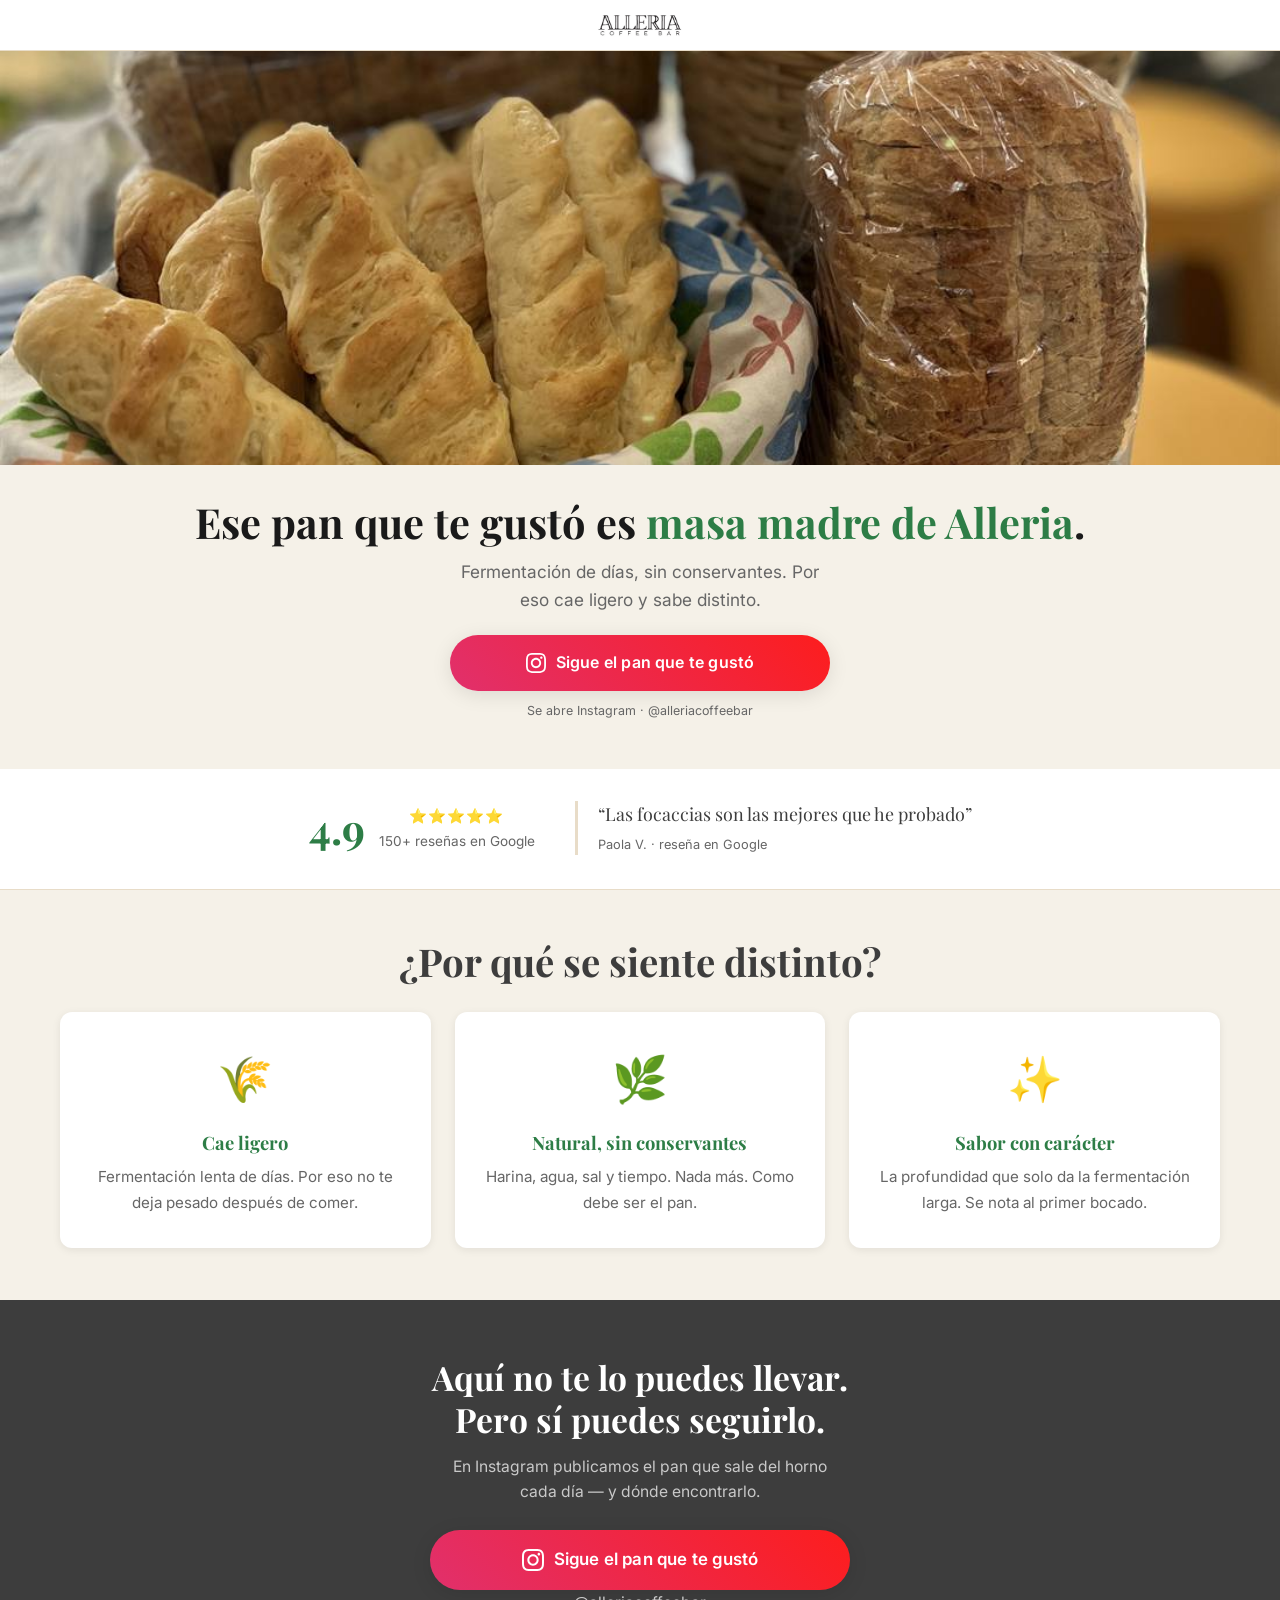
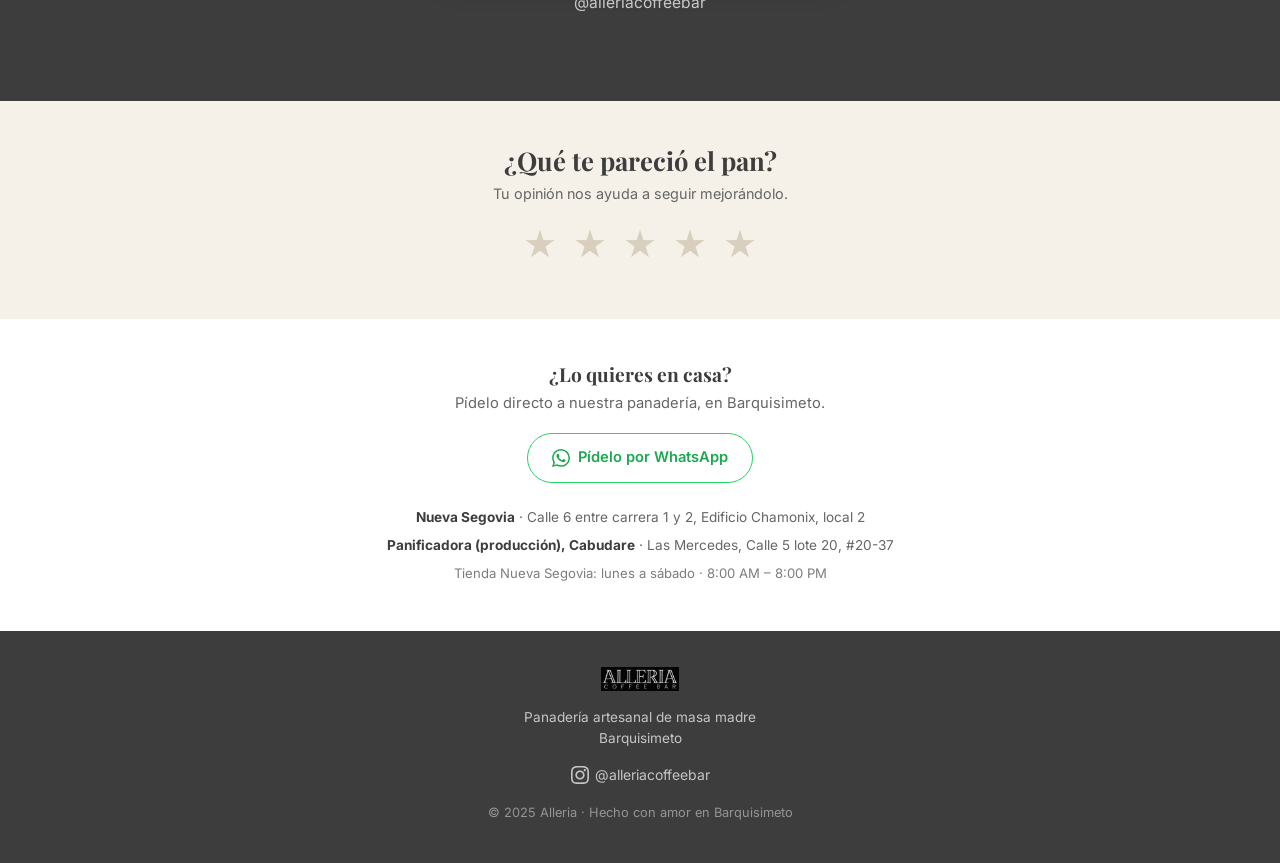
<file: socios.html>
﻿<!DOCTYPE html>
<html lang="es">
<head>
  <meta charset="UTF-8">
  <meta name="viewport" content="width=device-width, initial-scale=1.0">
  <title>Ese pan que te gustó es masa madre de Alleria</title>
  <meta name="description" content="Panadería artesanal de masa madre en Barquisimeto. Fermentación de días, sin conservantes.">

  <!-- Estas páginas son destino de QR, no de búsqueda: fuera del índice de Google -->
  <meta name="robots" content="noindex, follow">

  <!-- Google Fonts (solo los pesos que se usan aquí) -->
  <link rel="preconnect" href="https://fonts.googleapis.com">
  <link rel="preconnect" href="https://fonts.gstatic.com" crossorigin>
  <link href="https://fonts.googleapis.com/css2?family=Playfair+Display:wght@700;900&family=Inter:wght@400;500;600&display=swap" rel="stylesheet">

  <!-- CSS: tokens y componentes de marca + estilos propios de esta página -->
  <link rel="stylesheet" href="/css/styles.css">
  <link rel="stylesheet" href="/css/socios.css">
</head>
<body class="socios-page">

  <!-- ===== HEADER MÍNIMO (solo firma, sin navegación: una sola acción) ===== -->
  <header class="s-header">
    <img src="/assets/socios/logo-alleria.jpg" alt="Alleria Coffee Bar" width="480" height="146" class="s-header-logo">
  </header>

  <main>

    <!-- ===== 1. HERO ===== -->
    <section class="s-hero">
      <div class="s-hero-media">
        <img id="s-hero-img"
             src="/assets/socios/panes-alleria.jpg"
             alt="Panes artesanales de masa madre de Alleria"
             width="1100" height="619"
             fetchpriority="high" decoding="async">
      </div>

      <div class="container s-hero-body">
        <!-- Crédito al anfitrión: se muestra solo si el slug existe -->
        <p class="s-cobrand" id="s-cobrand" hidden></p>

        <h1 class="s-title">Ese pan que te gustó es <em>masa madre de Alleria</em>.</h1>

        <p class="s-sub" id="s-sub">Fermentación de días, sin conservantes. Por eso cae ligero y sabe distinto.</p>

        <a class="s-cta s-cta--ig"
           id="s-cta-hero"
           href="https://www.instagram.com/alleriacoffeebar"
           target="_blank" rel="noopener">
          <svg viewBox="0 0 24 24" fill="currentColor" width="20" height="20" aria-hidden="true"><path d="M12 2.163c3.204 0 3.584.012 4.85.07 3.252.148 4.771 1.691 4.919 4.919.058 1.265.069 1.645.069 4.849 0 3.205-.012 3.584-.069 4.849-.149 3.225-1.664 4.771-4.919 4.919-1.266.058-1.644.07-4.85.07-3.204 0-3.584-.012-4.849-.07-3.26-.149-4.771-1.699-4.919-4.92-.058-1.265-.07-1.644-.07-4.849 0-3.204.013-3.583.07-4.849.149-3.227 1.664-4.771 4.919-4.919 1.266-.057 1.645-.069 4.849-.069zm0-2.163c-3.259 0-3.667.014-4.947.072-4.358.2-6.78 2.618-6.98 6.98-.059 1.281-.073 1.689-.073 4.948 0 3.259.014 3.668.072 4.948.2 4.358 2.618 6.78 6.98 6.98 1.281.058 1.689.072 4.948.072 3.259 0 3.668-.014 4.948-.072 4.354-.2 6.782-2.618 6.979-6.98.059-1.28.073-1.689.073-4.948 0-3.259-.014-3.667-.072-4.947-.196-4.354-2.617-6.78-6.979-6.98-1.281-.059-1.69-.073-4.949-.073zm0 5.838c-3.403 0-6.162 2.759-6.162 6.162s2.759 6.163 6.162 6.163 6.162-2.759 6.162-6.163c0-3.403-2.759-6.162-6.162-6.162zm0 10.162c-2.209 0-4-1.79-4-4 0-2.209 1.791-4 4-4s4 1.791 4 4c0 2.21-1.791 4-4 4zm6.406-11.845c-.796 0-1.441.645-1.441 1.44s.645 1.44 1.441 1.44c.795 0 1.439-.645 1.439-1.44s-.644-1.44-1.439-1.44z"/></svg>
          Sigue el pan que te gustó
        </a>
        <p class="s-cta-note">Se abre Instagram · @alleriacoffeebar</p>
      </div>
    </section>

    <!-- ===== 2. PRUEBA SOCIAL ===== -->
    <section class="s-proof" aria-label="Reseñas de Alleria">
      <div class="container">
        <div class="s-proof-score">
          <span class="s-proof-num">4.9</span>
          <div>
            <span class="s-proof-stars" aria-hidden="true">⭐⭐⭐⭐⭐</span>
            <p>150+ reseñas en Google</p>
          </div>
        </div>
        <figure class="s-quote">
          <blockquote>“Las focaccias son las mejores que he probado”</blockquote>
          <figcaption>Paola V. · reseña en Google</figcaption>
        </figure>
      </div>
    </section>

    <!-- ===== 3. TRES RAZONES ===== -->
    <section class="s-why">
      <div class="container">
        <h2 class="section-title">¿Por qué se siente distinto?</h2>
        <div class="why-grid s-why-grid">
          <div class="why-card">
            <span class="why-icon" aria-hidden="true">🌾</span>
            <h3>Cae ligero</h3>
            <p>Fermentación lenta de días. Por eso no te deja pesado después de comer.</p>
          </div>
          <div class="why-card">
            <span class="why-icon" aria-hidden="true">🌿</span>
            <h3>Natural, sin conservantes</h3>
            <p>Harina, agua, sal y tiempo. Nada más. Como debe ser el pan.</p>
          </div>
          <div class="why-card">
            <span class="why-icon" aria-hidden="true">✨</span>
            <h3>Sabor con carácter</h3>
            <p>La profundidad que solo da la fermentación larga. Se nota al primer bocado.</p>
          </div>
        </div>
      </div>
    </section>

    <!-- ===== 4. LOS PANES DE ESTE LOCAL (solo si el local tiene panes cargados) ===== -->
    <section class="s-panes" id="s-panes" hidden>
      <div class="container">
        <h2 class="section-title" id="s-panes-titulo"></h2>
        <ul class="s-chips" id="s-chips" role="list"></ul>
      </div>
    </section>

    <!-- ===== 5. CTA PRIMARIO DOMINANTE ===== -->
    <section class="s-cta-block">
      <div class="container">
        <h2>Aquí no te lo puedes llevar.<br>Pero sí puedes seguirlo.</h2>
        <p>En Instagram publicamos el pan que sale del horno cada día — y dónde encontrarlo.</p>
        <a class="s-cta s-cta--ig s-cta--big"
           id="s-cta-main"
           href="https://www.instagram.com/alleriacoffeebar"
           target="_blank" rel="noopener">
          <svg viewBox="0 0 24 24" fill="currentColor" width="22" height="22" aria-hidden="true"><path d="M12 2.163c3.204 0 3.584.012 4.85.07 3.252.148 4.771 1.691 4.919 4.919.058 1.265.069 1.645.069 4.849 0 3.205-.012 3.584-.069 4.849-.149 3.225-1.664 4.771-4.919 4.919-1.266.058-1.644.07-4.85.07-3.204 0-3.584-.012-4.849-.07-3.26-.149-4.771-1.699-4.919-4.92-.058-1.265-.07-1.644-.07-4.849 0-3.204.013-3.583.07-4.849.149-3.227 1.664-4.771 4.919-4.919 1.266-.057 1.645-.069 4.849-.069zm0-2.163c-3.259 0-3.667.014-4.947.072-4.358.2-6.78 2.618-6.98 6.98-.059 1.281-.073 1.689-.073 4.948 0 3.259.014 3.668.072 4.948.2 4.358 2.618 6.78 6.98 6.98 1.281.058 1.689.072 4.948.072 3.259 0 3.668-.014 4.948-.072 4.354-.2 6.782-2.618 6.979-6.98.059-1.28.073-1.689.073-4.948 0-3.259-.014-3.667-.072-4.947-.196-4.354-2.617-6.78-6.979-6.98-1.281-.059-1.69-.073-4.949-.073zm0 5.838c-3.403 0-6.162 2.759-6.162 6.162s2.759 6.163 6.162 6.163 6.162-2.759 6.162-6.163c0-3.403-2.759-6.162-6.162-6.162zm0 10.162c-2.209 0-4-1.79-4-4 0-2.209 1.791-4 4-4s4 1.791 4 4c0 2.21-1.791 4-4 4zm6.406-11.845c-.796 0-1.441.645-1.441 1.44s.645 1.44 1.441 1.44c.795 0 1.439-.645 1.439-1.44s-.644-1.44-1.439-1.44z"/></svg>
          Sigue el pan que te gustó
        </a>
        <p class="s-cta-note s-cta-note--light">@alleriacoffeebar</p>
      </div>
    </section>

    <!-- ===== 6. RESEÑA DEL COMENSAL (mide satisfacción por local) ===== -->
    <section class="s-review">
      <div class="container">
        <h2 class="s-review-title" id="s-review-title">¿Qué te pareció el pan?</h2>
        <p class="s-review-sub">Tu opinión nos ayuda a seguir mejorándolo.</p>

        <form id="s-review-form" class="s-review-form" novalidate>
          <div class="s-stars" id="s-stars" role="group" aria-label="Calificación en estrellas">
            <button type="button" class="s-star" data-value="1" aria-label="1 estrella">★</button>
            <button type="button" class="s-star" data-value="2" aria-label="2 estrellas">★</button>
            <button type="button" class="s-star" data-value="3" aria-label="3 estrellas">★</button>
            <button type="button" class="s-star" data-value="4" aria-label="4 estrellas">★</button>
            <button type="button" class="s-star" data-value="5" aria-label="5 estrellas">★</button>
          </div>
          <input type="hidden" id="s-rating" value="0">

          <!-- Se despliega solo después de elegir estrellas: menos fricción -->
          <div class="s-review-extra" id="s-review-extra" hidden>
            <label class="s-field">
              <span>Tu nombre <em>(opcional)</em></span>
              <input type="text" id="s-review-name" maxlength="50" autocomplete="name" placeholder="Ej: María G.">
            </label>
            <label class="s-field">
              <span>¿Algo que quieras contarnos? <em>(opcional)</em></span>
              <textarea id="s-review-comment" maxlength="150" rows="2" placeholder="Cuéntanos qué te pareció..."></textarea>
            </label>
            <button type="submit" class="s-review-send" id="s-review-send">Enviar mi opinión</button>
          </div>

          <p class="s-review-ok" id="s-review-ok" hidden>¡Gracias! 🙌 Tu opinión ya nos llegó.</p>
          <p class="s-review-err" id="s-review-err" hidden>No pudimos enviarla. Intenta de nuevo.</p>
        </form>
      </div>
    </section>

    <!-- ===== 7. SECUNDARIO (callado) ===== -->
    <section class="s-secondary">
      <div class="container">
        <h2 class="s-secondary-title">¿Lo quieres en casa?</h2>
        <p class="s-secondary-text">Pídelo directo a nuestra panadería, en Barquisimeto.</p>
        <a class="s-wa"
           id="s-cta-wa"
           href="https://wa.me/584122632864?text=Hola%20Alleria!%20Prob%C3%A9%20su%20pan%20de%20masa%20madre%20y%20lo%20quiero%20para%20la%20casa%20%F0%9F%A5%96"
           target="_blank" rel="noopener">
          <svg viewBox="0 0 24 24" fill="currentColor" width="18" height="18" aria-hidden="true"><path d="M17.472 14.382c-.297-.149-1.758-.867-2.03-.967-.273-.099-.471-.148-.67.15-.197.297-.767.966-.94 1.164-.173.199-.347.223-.644.075-.297-.15-1.255-.463-2.39-1.475-.883-.788-1.48-1.761-1.653-2.059-.173-.297-.018-.458.13-.606.134-.133.298-.347.446-.52.149-.174.198-.298.298-.497.099-.198.05-.371-.025-.52-.075-.149-.669-1.612-.916-2.207-.242-.579-.487-.5-.669-.51-.173-.008-.371-.01-.57-.01-.198 0-.52.074-.792.372-.272.297-1.04 1.016-1.04 2.479 0 1.462 1.065 2.875 1.213 3.074.149.198 2.096 3.2 5.077 4.487.709.306 1.262.489 1.694.625.712.227 1.36.195 1.871.118.571-.085 1.758-.719 2.006-1.413.248-.694.248-1.289.173-1.413-.074-.124-.272-.198-.57-.347m-5.421 7.403h-.004a9.87 9.87 0 01-5.031-1.378l-.361-.214-3.741.982.998-3.648-.235-.374a9.86 9.86 0 01-1.51-5.26c.001-5.45 4.436-9.884 9.888-9.884 2.64 0 5.122 1.03 6.988 2.898a9.825 9.825 0 012.893 6.994c-.003 5.45-4.437 9.884-9.885 9.884m8.413-18.297A11.815 11.815 0 0012.05 0C5.495 0 .16 5.335.157 11.892c0 2.096.547 4.142 1.588 5.945L.057 24l6.305-1.654a11.882 11.882 0 005.683 1.448h.005c6.554 0 11.89-5.335 11.893-11.893a11.821 11.821 0 00-3.48-8.413z"/></svg>
          Pídelo por WhatsApp
        </a>

        <ul class="s-locations" role="list">
          <li><strong>Nueva Segovia</strong> · Calle 6 entre carrera 1 y 2, Edificio Chamonix, local 2</li>
          <li><strong>Panificadora (producción), Cabudare</strong> · Las Mercedes, Calle 5 lote 20, #20-37</li>
          <li class="s-hours">Tienda Nueva Segovia: lunes a sábado · 8:00 AM – 8:00 PM</li>
        </ul>
      </div>
    </section>

  </main>

  <!-- ===== FOOTER ===== -->
  <footer class="footer s-footer">
    <div class="container footer-inner">
      <img src="/assets/socios/logo-alleria.jpg" alt="Alleria Coffee Bar" width="480" height="146" class="s-footer-logo">
      <p class="s-footer-tagline">Panadería artesanal de masa madre<br>Barquisimeto</p>
      <div class="footer-links">
        <a href="https://www.instagram.com/alleriacoffeebar" target="_blank" rel="noopener">
          <svg viewBox="0 0 24 24" fill="currentColor" width="18" height="18" aria-hidden="true"><path d="M12 2.163c3.204 0 3.584.012 4.85.07 3.252.148 4.771 1.691 4.919 4.919.058 1.265.069 1.645.069 4.849 0 3.205-.012 3.584-.069 4.849-.149 3.225-1.664 4.771-4.919 4.919-1.266.058-1.644.07-4.85.07-3.204 0-3.584-.012-4.849-.07-3.26-.149-4.771-1.699-4.919-4.92-.058-1.265-.07-1.644-.07-4.849 0-3.204.013-3.583.07-4.849.149-3.227 1.664-4.771 4.919-4.919 1.266-.057 1.645-.069 4.849-.069zm0-2.163c-3.259 0-3.667.014-4.947.072-4.358.2-6.78 2.618-6.98 6.98-.059 1.281-.073 1.689-.073 4.948 0 3.259.014 3.668.072 4.948.2 4.358 2.618 6.78 6.98 6.98 1.281.058 1.689.072 4.948.072 3.259 0 3.668-.014 4.948-.072 4.354-.2 6.782-2.618 6.979-6.98.059-1.28.073-1.689.073-4.948 0-3.259-.014-3.667-.072-4.947-.196-4.354-2.617-6.78-6.979-6.98-1.281-.059-1.69-.073-4.949-.073zm0 5.838c-3.403 0-6.162 2.759-6.162 6.162s2.759 6.163 6.162 6.163 6.162-2.759 6.162-6.163c0-3.403-2.759-6.162-6.162-6.162zm0 10.162c-2.209 0-4-1.79-4-4 0-2.209 1.791-4 4-4s4 1.791 4 4c0 2.21-1.791 4-4 4zm6.406-11.845c-.796 0-1.441.645-1.441 1.44s.645 1.44 1.441 1.44c.795 0 1.439-.645 1.439-1.44s-.644-1.44-1.439-1.44z"/></svg>
          @alleriacoffeebar
        </a>
      </div>

      <!-- Enlace al Instagram del local anfitrión: solo si tiene handle cargado -->
      <a class="s-footer-socio" id="s-footer-socio" href="#" target="_blank" rel="noopener" hidden></a>

      <p class="footer-copy">© 2025 Alleria · Hecho con amor en Barquisimeto</p>
    </div>
  </footer>

  <script src="/js/config.js"></script>
  <script src="/js/notify.js"></script>
  <script src="/js/socios-data.js"></script>
  <script src="/js/socios.js"></script>

</body>
</html>
</file>
<file: css/styles.css>
/* =============================================
   ALLERIA COFFEE BAR — styles.css
   Mobile-first | Breakpoints: 768px, 1024px
   ============================================= */

/* ===== CSS VARIABLES ===== */
:root {
  --verde: #2d7d46;
  --verde-dark: #236238;
  --gris: #3d3d3d;
  --crema: #f5f1e8;
  --crema-dark: #f9f6f0;
  --crema-border: #e8dcc8;
  --whatsapp: #25D366;
  --whatsapp-dark: #1da851;
  --blanco: #ffffff;
  --negro: #1a1a1a;
  --texto-suave: #666666;
  --instagram-grad: linear-gradient(45deg, #E1306C, #FD1D1D);

  --font-heading: 'Playfair Display', Georgia, serif;
  --font-body: 'Inter', system-ui, sans-serif;

  --shadow-xs: 0 1px 4px rgba(0,0,0,0.06);
  --shadow-sm: 0 2px 8px rgba(0,0,0,0.08);
  --shadow-md: 0 4px 20px rgba(0,0,0,0.10);
  --shadow-lg: 0 8px 40px rgba(0,0,0,0.14);

  --radius-sm: 8px;
  --radius-md: 12px;
  --radius-lg: 20px;
  --radius-pill: 50px;

  --transition: 300ms ease;
  --header-h: 84px;
}

/* ===== RESET & BASE ===== */
*, *::before, *::after { box-sizing: border-box; margin: 0; padding: 0; }

html {
  scroll-behavior: smooth;
  scroll-padding-top: var(--header-h);
  font-size: 16px;
}

body {
  font-family: var(--font-body);
  color: var(--gris);
  background: var(--blanco);
  line-height: 1.6;
  overflow-x: hidden;
}

img {
  max-width: 100%;
  height: auto;
  display: block;
}

a { text-decoration: none; color: inherit; }
button { cursor: pointer; font-family: inherit; border: none; background: none; }
ul, ol { list-style: none; }
input, textarea, select { font-family: inherit; }

.container {
  width: 100%;
  max-width: 1200px;
  margin: 0 auto;
  padding: 0 20px;
}

/* ===== TYPOGRAPHY ===== */
h1, h2, h3, h4 { font-family: var(--font-heading); line-height: 1.2; }

.section-title {
  font-size: clamp(1.6rem, 4vw, 2.4rem);
  color: var(--gris);
  text-align: center;
  margin-bottom: 8px;
}

.section-subtitle {
  font-size: clamp(0.95rem, 2.5vw, 1.1rem);
  color: var(--texto-suave);
  text-align: center;
  margin-bottom: 40px;
}

/* ===== BUTTONS ===== */
.btn-primary {
  display: inline-flex;
  align-items: center;
  justify-content: center;
  gap: 8px;
  background: var(--verde);
  color: var(--blanco);
  font-size: 0.9rem;
  font-weight: 600;
  letter-spacing: 0.5px;
  padding: 14px 28px;
  border-radius: var(--radius-pill);
  border: 2px solid transparent;
  transition: background var(--transition), transform var(--transition), box-shadow var(--transition);
  min-height: 44px;
}
.btn-primary:hover, .btn-primary:focus-visible {
  background: var(--verde-dark);
  transform: translateY(-1px);
  box-shadow: var(--shadow-md);
}

/* ===== TOAST ===== */
.toast {
  position: fixed;
  bottom: 100px;
  left: 50%;
  transform: translateX(-50%) translateY(20px);
  background: var(--negro);
  color: var(--blanco);
  padding: 10px 20px;
  border-radius: var(--radius-pill);
  font-size: 0.85rem;
  opacity: 0;
  pointer-events: none;
  transition: opacity 0.3s, transform 0.3s;
  z-index: 9999;
  white-space: nowrap;
}
.toast.show {
  opacity: 1;
  transform: translateX(-50%) translateY(0);
}

/* ===== REFERRAL BANNER ===== */
.referral-banner {
  position: fixed;
  top: var(--header-h);
  left: 0; right: 0;
  background: var(--verde);
  color: var(--blanco);
  z-index: 900;
  padding: 12px 20px;
}
.referral-banner-inner {
  display: flex;
  align-items: center;
  gap: 12px;
  max-width: 900px;
  margin: 0 auto;
  flex-wrap: wrap;
}
.referral-icon { font-size: 1.4rem; flex-shrink: 0; }
.referral-banner-inner div { flex: 1; }
.referral-banner-inner strong { display: block; font-size: 0.95rem; }
.referral-banner-inner p { font-size: 0.85rem; opacity: 0.9; margin: 0; }
#referral-code-display {
  font-family: monospace;
  background: rgba(255,255,255,0.2);
  padding: 1px 6px;
  border-radius: 4px;
  font-weight: 700;
}
.btn-referral {
  background: var(--blanco);
  color: var(--verde);
  font-weight: 700;
  font-size: 0.8rem;
  padding: 8px 16px;
  border-radius: var(--radius-pill);
  white-space: nowrap;
  flex-shrink: 0;
}
.referral-close {
  background: none;
  color: var(--blanco);
  opacity: 0.7;
  font-size: 1rem;
  padding: 4px;
  flex-shrink: 0;
}
.referral-close:hover { opacity: 1; }

/* ===== FLOATING WHATSAPP ===== */
.whatsapp-float {
  position: fixed;
  bottom: 24px;
  right: 20px;
  width: 56px;
  height: 56px;
  background: var(--whatsapp);
  color: var(--blanco);
  border-radius: 50%;
  display: flex;
  align-items: center;
  justify-content: center;
  box-shadow: 0 4px 16px rgba(37,211,102,0.45);
  z-index: 999;
  transition: transform var(--transition), box-shadow var(--transition);
}
.whatsapp-float svg { width: 28px; height: 28px; }
.whatsapp-float:hover {
  transform: scale(1.1);
  box-shadow: 0 6px 24px rgba(37,211,102,0.55);
}

/* ===== HEADER ===== */
#header {
  position: fixed;
  top: 0; left: 0; right: 0;
  height: var(--header-h);
  background: var(--blanco);
  z-index: 1000;
  transition: box-shadow var(--transition);
}
#header.scrolled { box-shadow: 0 2px 12px rgba(0,0,0,0.10); }

.nav-container {
  display: flex;
  align-items: center;
  height: 100%;
  padding: 0 20px;
  gap: 16px;
  max-width: 1280px;
  margin: 0 auto;
}

.nav-logo img {
  height: 76px;
  width: auto;
  object-fit: contain;
}

.nav-links {
  display: none;
  gap: 28px;
  margin-left: auto;
}
.nav-links a {
  font-size: 0.8rem;
  font-weight: 500;
  letter-spacing: 0.8px;
  color: var(--gris);
  transition: color var(--transition);
}
.nav-links a:hover { color: var(--verde); }

.btn-whatsapp-nav {
  display: none;
  align-items: center;
  gap: 6px;
  background: var(--whatsapp);
  color: var(--blanco);
  font-size: 0.8rem;
  font-weight: 600;
  padding: 8px 18px;
  border-radius: var(--radius-pill);
  transition: background var(--transition);
  min-height: 36px;
  flex-shrink: 0;
}
.btn-whatsapp-nav:hover { background: var(--whatsapp-dark); }

.hamburger {
  display: flex;
  flex-direction: column;
  justify-content: space-between;
  width: 28px;
  height: 20px;
  margin-left: auto;
  padding: 0;
  flex-shrink: 0;
}
.hamburger span {
  display: block;
  height: 2px;
  background: var(--gris);
  border-radius: 2px;
  transition: transform var(--transition), opacity var(--transition);
  transform-origin: center;
}
.hamburger.open span:nth-child(1) { transform: translateY(9px) rotate(45deg); }
.hamburger.open span:nth-child(2) { opacity: 0; transform: scaleX(0); }
.hamburger.open span:nth-child(3) { transform: translateY(-9px) rotate(-45deg); }

/* Mobile menu */
.mobile-menu {
  position: fixed;
  top: var(--header-h);
  right: -100%;
  width: min(300px, 85vw);
  height: calc(100vh - var(--header-h));
  background: var(--blanco);
  box-shadow: -4px 0 20px rgba(0,0,0,0.12);
  z-index: 999;
  transition: right var(--transition);
  display: flex;
  flex-direction: column;
  padding: 32px 24px;
  gap: 8px;
  overflow-y: auto;
}
.mobile-menu.open { right: 0; }
.mobile-menu ul { display: flex; flex-direction: column; gap: 4px; }
.mobile-nav-link {
  display: block;
  padding: 12px 0;
  font-size: 0.95rem;
  font-weight: 500;
  letter-spacing: 0.5px;
  color: var(--gris);
  border-bottom: 1px solid var(--crema-border);
  transition: color var(--transition);
}
.mobile-nav-link:hover { color: var(--verde); }
.btn-whatsapp-mobile {
  display: flex;
  align-items: center;
  justify-content: center;
  background: var(--whatsapp);
  color: var(--blanco);
  font-weight: 700;
  font-size: 0.9rem;
  padding: 14px;
  border-radius: var(--radius-pill);
  margin-top: auto;
}

/* Mobile menu overlay */
.menu-overlay {
  display: none;
  position: fixed;
  inset: 0;
  background: rgba(0,0,0,0.4);
  z-index: 998;
}
.menu-overlay.show { display: block; }

/* ===== HERO ===== */
.hero {
  position: relative;
  height: 100vh;
  min-height: 560px;
  display: flex;
  align-items: center;
  justify-content: center;
  margin-top: var(--header-h);
  overflow: hidden;
}

.hero-bg {
  position: absolute;
  inset: 0;
  background-size: cover;
  background-position: center 30%;
  background-repeat: no-repeat;
  transform: scale(1.05);
  transition: transform 8s ease-out;
}
.hero-bg.loaded { transform: scale(1); }

.hero-overlay {
  position: absolute;
  inset: 0;
  background: linear-gradient(
    to bottom,
    rgba(0,0,0,0.35) 0%,
    rgba(0,0,0,0.50) 60%,
    rgba(0,0,0,0.65) 100%
  );
}

.hero-content {
  position: relative;
  z-index: 2;
  text-align: center;
  padding: 0 24px;
  max-width: 780px;
}

.hero-title {
  font-size: clamp(1.9rem, 6vw, 3.6rem);
  color: var(--blanco);
  font-weight: 900;
  line-height: 1.15;
  text-shadow: 0 2px 12px rgba(0,0,0,0.4);
  margin-bottom: 16px;
}

.hero-subtitle {
  font-size: clamp(1rem, 2.5vw, 1.25rem);
  color: var(--crema);
  margin-bottom: 36px;
  line-height: 1.5;
}

.hero-ctas {
  display: flex;
  flex-direction: column;
  align-items: center;
  gap: 14px;
}

.btn-hero-primary {
  display: inline-flex;
  align-items: center;
  gap: 10px;
  background: var(--whatsapp);
  color: var(--blanco);
  font-size: 1rem;
  font-weight: 700;
  letter-spacing: 0.5px;
  padding: 16px 32px;
  border-radius: var(--radius-pill);
  box-shadow: 0 4px 20px rgba(37,211,102,0.4);
  transition: background var(--transition), transform var(--transition), box-shadow var(--transition);
  min-height: 54px;
}
.btn-hero-primary:hover {
  background: var(--whatsapp-dark);
  transform: translateY(-2px);
  box-shadow: 0 6px 28px rgba(37,211,102,0.5);
}

.btn-hero-secondary {
  color: var(--blanco);
  font-size: 0.9rem;
  opacity: 0.9;
  text-decoration: underline;
  text-underline-offset: 3px;
  transition: opacity var(--transition);
  min-height: 44px;
  display: flex;
  align-items: center;
}
.btn-hero-secondary:hover { opacity: 1; }

.hero-scroll {
  position: absolute;
  bottom: 28px;
  left: 50%;
  transform: translateX(-50%);
}
.hero-scroll span {
  display: block;
  width: 24px;
  height: 38px;
  border: 2px solid rgba(255,255,255,0.6);
  border-radius: 12px;
  position: relative;
}
.hero-scroll span::before {
  content: '';
  position: absolute;
  top: 6px;
  left: 50%;
  transform: translateX(-50%);
  width: 4px;
  height: 8px;
  background: rgba(255,255,255,0.8);
  border-radius: 2px;
  animation: scroll-dot 1.8s ease infinite;
}
@keyframes scroll-dot {
  0% { top: 6px; opacity: 1; }
  100% { top: 18px; opacity: 0; }
}

/* ===== SOCIAL PROOF BAR ===== */
.social-proof {
  background: var(--crema);
  padding: 14px 0;
  overflow: hidden;
  border-top: 1px solid var(--crema-border);
  border-bottom: 1px solid var(--crema-border);
}

.social-proof-track { display: flex; width: 100%; }

.social-proof-content {
  display: flex;
  align-items: center;
  gap: 20px;
  white-space: nowrap;
  font-size: 0.85rem;
  color: var(--gris);
  animation: marquee 28s linear infinite;
  padding-right: 40px;
}

.social-proof-content .sep { color: var(--verde); font-weight: 700; }

@keyframes marquee {
  0% { transform: translateX(0); }
  100% { transform: translateX(-50%); }
}

/* ===== WHY SOURDOUGH ===== */
.why-section {
  background: var(--crema);
  padding: 72px 0 80px;
}

.why-grid {
  display: grid;
  grid-template-columns: 1fr;
  gap: 24px;
  margin-top: 40px;
}

.why-card {
  background: var(--blanco);
  border-radius: var(--radius-md);
  padding: 32px 28px;
  text-align: center;
  box-shadow: var(--shadow-sm);
  transition: transform var(--transition), box-shadow var(--transition);
}
.why-card:hover {
  transform: translateY(-4px);
  box-shadow: var(--shadow-md);
}

.why-icon {
  font-size: 2.8rem;
  margin-bottom: 16px;
  display: block;
}
.why-card h3 {
  font-size: 1.15rem;
  color: var(--verde);
  margin-bottom: 10px;
}
.why-card p { font-size: 0.95rem; color: var(--texto-suave); line-height: 1.7; }

/* ===== EXPERIENCE SECTION ===== */
.experience-section {
  background: var(--blanco);
  padding: 72px 0 80px;
}

.experience-grid {
  display: grid;
  grid-template-columns: 1fr;
  gap: 28px;
}

.experience-card {
  border: 1px solid var(--crema-border);
  border-radius: var(--radius-md);
  overflow: hidden;
  transition: box-shadow var(--transition);
}
.experience-card:hover { box-shadow: var(--shadow-md); }

.experience-img-wrap {
  height: 200px;
  overflow: hidden;
}
.experience-img-wrap img {
  width: 100%;
  height: 100%;
  object-fit: cover;
  transition: transform 0.5s ease;
}
.experience-card:hover .experience-img-wrap img { transform: scale(1.04); }

.experience-img-cafe {
  background: linear-gradient(135deg, #3d2b1f 0%, #6f4e37 50%, #8b6347 100%);
  display: flex;
  align-items: center;
  justify-content: center;
}
.experience-img-postres {
  background: linear-gradient(135deg, #f5e6c8 0%, #e8c99a 50%, #d4a76a 100%);
  display: flex;
  align-items: center;
  justify-content: center;
}
.experience-emoji { font-size: 4rem; }

.experience-info {
  padding: 20px 22px 24px;
}
.experience-info h3 {
  font-size: 1.05rem;
  color: var(--gris);
  margin-bottom: 12px;
}
.experience-info ul { display: flex; flex-direction: column; gap: 8px; }
.experience-info li { font-size: 0.875rem; color: var(--texto-suave); line-height: 1.5; }
.experience-info li strong { color: var(--gris); }

/* ===== PRODUCTS SECTION ===== */
.products-section {
  background: var(--blanco);
  padding: 72px 0 0;
}

.price-disclaimer {
  text-align: center;
  font-size: 0.8rem;
  color: var(--texto-suave);
  margin-bottom: 36px;
  margin-top: -28px;
}

.share-row {
  display: flex;
  align-items: center;
  gap: 12px;
  margin-bottom: 24px;
}
.share-row-center { justify-content: center; margin-top: 32px; margin-bottom: 0; }
.share-prompt { font-size: 0.9rem; color: var(--texto-suave); }

.btn-share-context {
  display: inline-flex;
  align-items: center;
  gap: 8px;
  background: var(--whatsapp);
  color: var(--blanco);
  font-size: 0.82rem;
  font-weight: 600;
  padding: 8px 16px;
  border-radius: var(--radius-pill);
  transition: background var(--transition);
  min-height: 36px;
}
.btn-share-context:hover { background: var(--whatsapp-dark); }

.products-grid {
  display: grid;
  grid-template-columns: 1fr;
  gap: 24px;
  margin-bottom: 0;
}

.product-card {
  background: var(--blanco);
  border-radius: var(--radius-md);
  box-shadow: var(--shadow-sm);
  overflow: hidden;
  transition: transform var(--transition), box-shadow var(--transition);
}
.product-card:hover {
  transform: translateY(-4px) scale(1.01);
  box-shadow: var(--shadow-lg);
}

.product-img-wrap {
  height: 200px;
  overflow: hidden;
  background: var(--crema);
  position: relative;
}
.product-img-wrap img {
  width: 100%;
  height: 100%;
  object-fit: cover;
  transition: transform 0.5s ease;
}
.product-card:hover .product-img-wrap img { transform: scale(1.06); }

/* Blur backdrop: fondo desenfocado para fotos con barras laterales */
.product-img-blur {
  background: none !important;
}
.product-img-blur::before {
  content: '';
  position: absolute;
  inset: -8px;
  background: var(--bg) center / cover;
  filter: blur(14px) brightness(0.55) saturate(0.7);
  z-index: 0;
}
.product-img-blur img {
  object-fit: contain !important;
  position: relative;
  z-index: 1;
}

.product-info {
  padding: 16px 18px 20px;
}
.product-info h3 {
  font-family: var(--font-heading);
  font-size: 1rem;
  color: var(--gris);
  margin-bottom: 4px;
}
.product-info p {
  font-size: 0.82rem;
  color: var(--texto-suave);
  margin-bottom: 8px;
}
.product-price {
  font-size: 1rem;
  font-weight: 700;
  color: var(--verde);
}
.product-price small {
  font-size: 0.75rem;
  font-weight: 400;
  color: var(--texto-suave);
}

/* ===== B2B SECTION ===== */
.b2b-section {
  background: var(--crema-dark);
  margin-top: 0;
  padding: 64px 0 80px;
}

.b2b-header {
  text-align: center;
  margin-bottom: 48px;
  padding: 0 20px;
}
.b2b-header h2 {
  font-family: var(--font-heading);
  font-size: clamp(1.6rem, 4vw, 2.2rem);
  color: var(--verde);
  margin-bottom: 10px;
}
.b2b-header p {
  font-size: 1rem;
  color: var(--texto-suave);
  margin-bottom: 20px;
}
.b2b-benefits {
  display: flex;
  flex-direction: column;
  align-items: center;
  gap: 8px;
  margin-bottom: 28px;
  font-size: 0.9rem;
  color: var(--gris);
}
.b2b-ctas { display: flex; justify-content: center; gap: 12px; flex-wrap: wrap; }

/* Calculator */
.calculator-wrap {
  background: var(--blanco);
  border-radius: var(--radius-lg);
  padding: 36px 24px;
  max-width: 640px;
  margin: 0 auto;
  box-shadow: var(--shadow-md);
}
.calculator-wrap h3 {
  font-family: var(--font-heading);
  font-size: 1.3rem;
  color: var(--gris);
  text-align: center;
  margin-bottom: 6px;
}
.calc-subtitle {
  font-size: 0.9rem;
  color: var(--texto-suave);
  text-align: center;
  margin-bottom: 28px;
}

.calculator-form { display: flex; flex-direction: column; gap: 20px; }

.calc-inputs { display: grid; grid-template-columns: 1fr; gap: 14px; }

.calc-field { display: flex; flex-direction: column; gap: 6px; }
.calc-field label { font-size: 0.85rem; font-weight: 500; color: var(--gris); }
.calc-field input {
  height: 48px;
  border: 2px solid var(--crema-border);
  border-radius: var(--radius-sm);
  padding: 0 14px;
  font-size: 1rem;
  color: var(--gris);
  background: var(--blanco);
  transition: border-color var(--transition);
  width: 100%;
}
.calc-field input:focus {
  outline: none;
  border-color: var(--verde);
}

.calc-type fieldset { border: none; }
.calc-type legend {
  font-size: 0.85rem;
  font-weight: 500;
  color: var(--gris);
  margin-bottom: 10px;
}
.radio-group { display: grid; grid-template-columns: 1fr 1fr; gap: 8px; }
.radio-option {
  display: flex;
  align-items: center;
  gap: 8px;
  border: 2px solid var(--crema-border);
  border-radius: var(--radius-sm);
  padding: 10px 14px;
  cursor: pointer;
  transition: border-color var(--transition), background var(--transition);
  font-size: 0.88rem;
}
.radio-option:has(input:checked) {
  border-color: var(--verde);
  background: rgba(45,125,70,0.06);
}
.radio-option input { accent-color: var(--verde); }

.btn-calcular {
  background: var(--verde);
  color: var(--blanco);
  font-size: 0.95rem;
  font-weight: 700;
  letter-spacing: 0.5px;
  padding: 16px;
  border-radius: var(--radius-pill);
  width: 100%;
  transition: background var(--transition), transform var(--transition);
  min-height: 52px;
}
.btn-calcular:hover {
  background: var(--verde-dark);
  transform: translateY(-1px);
}

.calculator-result {
  margin-top: 28px;
  animation: fadeInUp 0.4s ease;
}
.calculator-result h4 {
  font-size: 0.95rem;
  color: var(--gris);
  margin-bottom: 16px;
  text-align: center;
}

.calc-result-list { display: flex; flex-direction: column; gap: 0; }
.calc-result-item {
  display: grid;
  grid-template-columns: 1fr auto auto;
  gap: 8px;
  align-items: center;
  padding: 12px 0;
  border-bottom: 1px solid var(--crema-border);
  font-size: 0.9rem;
}
.calc-product { color: var(--gris); }
.calc-qty { color: var(--texto-suave); font-size: 0.82rem; }
.calc-subtotal { color: var(--verde); font-weight: 600; min-width: 60px; text-align: right; }

.calc-total {
  margin-top: 20px;
  padding: 18px;
  background: var(--verde);
  color: var(--blanco);
  border-radius: var(--radius-md);
  text-align: center;
  font-size: 1rem;
  font-weight: 700;
  letter-spacing: 0.3px;
}
.calc-total span { font-size: 1.6rem; margin-left: 6px; }
.calc-total small { font-size: 0.8rem; font-weight: 400; opacity: 0.85; }

.calc-note {
  font-size: 0.78rem;
  color: var(--texto-suave);
  text-align: center;
  margin-top: 12px;
}
.calc-result-ctas { display: flex; justify-content: center; margin-top: 20px; }

/* Enlace al directorio de locales aliados (prueba social para el B2B) */
.b2b-directorio-link {
  text-align: center;
  margin-top: 14px;
}
.b2b-directorio-link a {
  font-size: 0.9rem;
  font-weight: 500;
  color: var(--verde);
  text-decoration: underline;
  text-underline-offset: 3px;
  transition: color var(--transition);
}
.b2b-directorio-link a:hover { color: var(--verde-dark); }

/* ===== SCIENCE SECTION ===== */
.science-section {
  background: var(--crema-dark);
  padding: 80px 0;
}

.science-header {
  text-align: center;
  margin-bottom: 48px;
}
.science-icon { font-size: 2.8rem; display: block; margin-bottom: 12px; }
.science-header h2 {
  font-size: clamp(1.5rem, 4vw, 2.2rem);
  color: var(--verde);
  margin-bottom: 8px;
}
.science-header p {
  font-size: 1rem;
  color: var(--texto-suave);
}

.accordion-list {
  max-width: 720px;
  margin: 0 auto;
  display: flex;
  flex-direction: column;
  gap: 12px;
}

.accordion-item {
  background: var(--blanco);
  border-radius: var(--radius-md);
  overflow: hidden;
  box-shadow: var(--shadow-xs);
}

.accordion-btn {
  width: 100%;
  display: flex;
  align-items: center;
  justify-content: space-between;
  gap: 12px;
  padding: 18px 20px;
  font-size: 0.95rem;
  font-weight: 600;
  color: var(--gris);
  text-align: left;
  transition: background var(--transition), color var(--transition);
  min-height: 44px;
}
.accordion-btn:hover { background: var(--crema); color: var(--verde); }
.accordion-btn[aria-expanded="true"] { background: var(--crema); color: var(--verde); }

.accordion-arrow {
  flex-shrink: 0;
  transition: transform var(--transition);
  color: var(--verde);
}
.accordion-btn[aria-expanded="true"] .accordion-arrow { transform: rotate(180deg); }

.accordion-body {
  padding: 0 20px 20px;
  font-size: 0.9rem;
  color: var(--texto-suave);
  line-height: 1.8;
  display: flex;
  flex-direction: column;
  gap: 10px;
}
.accordion-body p strong { color: var(--gris); }
.accordion-body ul, .accordion-body ol {
  padding-left: 20px;
  display: flex;
  flex-direction: column;
  gap: 6px;
}
.accordion-body ul { list-style: disc; }
.accordion-body ol { list-style: decimal; }
.science-note {
  font-size: 0.82rem;
  color: var(--texto-suave);
  font-style: italic;
  padding: 8px 12px;
  background: var(--crema);
  border-radius: var(--radius-sm);
  border-left: 3px solid var(--verde);
}
.science-highlight {
  font-weight: 600;
  color: var(--verde);
}

/* Share buttons */
.share-buttons {
  display: flex;
  flex-wrap: wrap;
  gap: 8px;
  align-items: center;
  justify-content: center;
}

.btn-share {
  display: inline-flex;
  align-items: center;
  gap: 6px;
  font-size: 0.82rem;
  font-weight: 600;
  padding: 8px 16px;
  border-radius: var(--radius-pill);
  border: none;
  cursor: pointer;
  transition: transform var(--transition), box-shadow var(--transition);
  min-height: 36px;
  color: var(--blanco);
}
.btn-share:hover { transform: scale(1.04); box-shadow: var(--shadow-sm); }
.btn-share.whatsapp { background: var(--whatsapp); }
.btn-share.copy { background: var(--verde); }

/* ===== GAME SECTION ===== */
.game-section {
  background: var(--blanco);
  padding: 80px 0;
}

/* Tabs */
.tabs {
  display: flex;
  gap: 0;
  border-bottom: 2px solid var(--crema-border);
  margin-bottom: 40px;
  max-width: 640px;
  margin-left: auto;
  margin-right: auto;
}

.tab-btn {
  flex: 1;
  padding: 12px 16px;
  font-size: 0.88rem;
  font-weight: 600;
  color: var(--texto-suave);
  border-bottom: 3px solid transparent;
  margin-bottom: -2px;
  transition: color var(--transition), border-color var(--transition);
  text-align: center;
  min-height: 44px;
}
.tab-btn.active, .tab-btn:hover { color: var(--verde); }
.tab-btn.active { border-bottom-color: var(--verde); }

.tab-content { display: none; }
.tab-content.active { display: block; animation: fadeIn 0.3s ease; }

/* Game */
#game-container { max-width: 560px; margin: 0 auto; }

.game-progress {
  display: flex;
  align-items: center;
  justify-content: space-between;
  margin-bottom: 24px;
}
.game-dots { display: flex; gap: 8px; }
.game-dot {
  width: 10px;
  height: 10px;
  border-radius: 50%;
  background: var(--crema-border);
  transition: background var(--transition);
}
.game-dot.done { background: var(--verde); }
.game-dot.current { background: var(--verde); box-shadow: 0 0 0 3px rgba(45,125,70,0.25); }
.game-round-label { font-size: 0.82rem; color: var(--texto-suave); font-weight: 500; }

.game-question { animation: fadeIn 0.3s ease; }
.game-question h3 {
  font-family: var(--font-heading);
  font-size: 1rem;
  color: var(--verde);
  text-align: center;
  margin-bottom: 4px;
}
.game-ask {
  font-size: 1.1rem;
  font-weight: 600;
  color: var(--gris);
  text-align: center;
  margin-bottom: 24px;
}

.game-images {
  display: grid;
  grid-template-columns: 1fr 1fr;
  gap: 16px;
}

.game-choice {
  display: flex;
  flex-direction: column;
  gap: 10px;
  align-items: center;
}
.game-choice img {
  width: 100%;
  aspect-ratio: 4/3;
  object-fit: cover;
  border-radius: var(--radius-md);
  border: 3px solid transparent;
  transition: border-color var(--transition), transform var(--transition);
}
.game-choice.correct img { border-color: var(--verde); }
.game-choice.incorrect img { border-color: #e53e3e; }

.btn-choose {
  width: 100%;
  background: var(--verde);
  color: var(--blanco);
  font-size: 0.88rem;
  font-weight: 700;
  padding: 10px;
  border-radius: var(--radius-pill);
  transition: background var(--transition), transform var(--transition);
  min-height: 40px;
}
.btn-choose:hover { background: var(--verde-dark); transform: scale(1.03); }
.btn-choose:disabled {
  opacity: 0.5;
  cursor: not-allowed;
  transform: none;
}

.game-feedback {
  text-align: center;
  padding: 24px 0;
  animation: fadeInUp 0.3s ease;
}
.feedback-icon { font-size: 2.4rem; margin-bottom: 8px; }
#feedback-text { font-size: 0.95rem; color: var(--gris); margin-bottom: 20px; line-height: 1.6; }
.btn-next {
  background: var(--verde);
  color: var(--blanco);
  font-size: 0.9rem;
  font-weight: 700;
  padding: 12px 28px;
  border-radius: var(--radius-pill);
  transition: background var(--transition);
}
.btn-next:hover { background: var(--verde-dark); }

.game-result {
  text-align: center;
  padding: 20px 0;
  animation: fadeInUp 0.4s ease;
}
.result-score-wrap {
  background: var(--crema);
  border-radius: var(--radius-lg);
  padding: 32px 24px;
  margin-bottom: 24px;
}
.result-score {
  font-family: var(--font-heading);
  font-size: 4rem;
  font-weight: 900;
  color: var(--verde);
  line-height: 1;
  margin-bottom: 8px;
}
.result-label {
  font-size: 1.1rem;
  font-weight: 700;
  color: var(--gris);
  margin-bottom: 8px;
}
.result-quote { font-size: 0.9rem; color: var(--texto-suave); font-style: italic; }

.result-actions {
  display: flex;
  flex-direction: column;
  gap: 10px;
  align-items: center;
  margin-bottom: 16px;
}
.btn-share-score, .btn-reto {
  display: inline-flex;
  align-items: center;
  justify-content: center;
  gap: 8px;
  font-size: 0.88rem;
  font-weight: 700;
  padding: 12px 24px;
  border-radius: var(--radius-pill);
  min-height: 44px;
  width: 100%;
  max-width: 300px;
  transition: transform var(--transition), box-shadow var(--transition);
}
.btn-share-score { background: var(--verde); color: var(--blanco); }
.btn-reto { background: var(--crema-border); color: var(--gris); }
.btn-share-score:hover, .btn-reto:hover { transform: translateY(-2px); box-shadow: var(--shadow-md); }

.btn-play-again {
  font-size: 0.82rem;
  color: var(--texto-suave);
  text-decoration: underline;
  text-underline-offset: 3px;
}

/* Guide tab */
.guide-title {
  font-family: var(--font-heading);
  font-size: 1.3rem;
  text-align: center;
  color: var(--verde);
  margin-bottom: 6px;
}
.guide-subtitle {
  font-size: 0.9rem;
  text-align: center;
  color: var(--texto-suave);
  margin-bottom: 28px;
}

.comparison-table-wrap { overflow-x: auto; border-radius: var(--radius-md); }
.comparison-table {
  width: 100%;
  min-width: 480px;
  border-collapse: collapse;
  font-size: 0.875rem;
}
.comparison-table thead tr { background: var(--verde); }
.comparison-table th {
  color: var(--blanco);
  font-weight: 600;
  padding: 14px 16px;
  text-align: left;
}
.comparison-table td {
  padding: 12px 16px;
  border-bottom: 1px solid var(--crema-border);
  color: var(--gris);
  line-height: 1.6;
  vertical-align: top;
}
.comparison-table tbody tr:nth-child(even) td { background: var(--crema-dark); }
.comparison-table tbody tr:last-child td { border-bottom: none; }

.checklist {
  margin-top: 32px;
  background: var(--crema);
  border-radius: var(--radius-md);
  padding: 24px;
}
.checklist h4 {
  font-size: 0.95rem;
  font-weight: 700;
  color: var(--gris);
  margin-bottom: 16px;
}
.checklist ul { display: flex; flex-direction: column; gap: 10px; }
.checklist li {
  display: flex;
  align-items: center;
  gap: 10px;
  font-size: 0.9rem;
  color: var(--gris);
}
.check {
  display: flex;
  align-items: center;
  justify-content: center;
  width: 22px;
  height: 22px;
  background: var(--verde);
  color: var(--blanco);
  border-radius: 50%;
  font-size: 0.7rem;
  font-weight: 700;
  flex-shrink: 0;
}

/* ===== TESTIMONIALS SECTION ===== */
.testimonials-section {
  background: var(--crema);
  padding: 80px 0;
}

.testimonials-grid {
  display: grid;
  grid-template-columns: 1fr;
  gap: 48px;
  margin-top: 40px;
}

/* Feedback form */
.feedback-col h3 {
  font-family: var(--font-heading);
  font-size: 1.2rem;
  color: var(--gris);
  margin-bottom: 24px;
}

.feedback-form { display: flex; flex-direction: column; gap: 16px; }

.stars-input {
  display: flex;
  gap: 6px;
}
.star-btn {
  font-size: 2rem;
  color: var(--crema-border);
  transition: color var(--transition), transform var(--transition);
  padding: 2px;
  min-width: 44px;
  min-height: 44px;
  display: flex;
  align-items: center;
  justify-content: center;
}
.star-btn.active, .star-btn:hover { color: #f5a623; transform: scale(1.1); }

.form-field { display: flex; flex-direction: column; gap: 6px; }
.form-field label {
  font-size: 0.85rem;
  font-weight: 500;
  color: var(--gris);
  display: flex;
  justify-content: space-between;
}
.char-count { font-weight: 400; color: var(--texto-suave); }
.form-field input, .form-field textarea {
  border: 2px solid var(--crema-border);
  border-radius: var(--radius-sm);
  padding: 10px 14px;
  font-size: 0.9rem;
  color: var(--gris);
  background: var(--blanco);
  transition: border-color var(--transition);
  resize: vertical;
}
.form-field input:focus, .form-field textarea:focus {
  outline: none;
  border-color: var(--verde);
}

.btn-submit-feedback {
  background: var(--verde);
  color: var(--blanco);
  font-size: 0.9rem;
  font-weight: 700;
  letter-spacing: 0.5px;
  padding: 14px;
  border-radius: var(--radius-pill);
  width: 100%;
  transition: background var(--transition);
  min-height: 48px;
}
.btn-submit-feedback:hover { background: var(--verde-dark); }
.btn-submit-feedback:disabled { opacity: 0.7; cursor: not-allowed; }

.feedback-success {
  background: rgba(45,125,70,0.08);
  border: 1px solid rgba(45,125,70,0.2);
  border-radius: var(--radius-md);
  padding: 20px;
  text-align: center;
  animation: fadeIn 0.3s ease;
}
.feedback-success p {
  font-weight: 600;
  color: var(--verde);
  margin-bottom: 16px;
}
.feedback-error {
  background: rgba(229,62,62,0.08);
  border: 1px solid rgba(229,62,62,0.2);
  border-radius: var(--radius-sm);
  padding: 12px 16px;
  font-size: 0.85rem;
  color: #c53030;
  animation: fadeIn 0.3s ease;
}

/* Reviews */
.reviews-col {}
.reviews-header {
  display: flex;
  align-items: center;
  gap: 16px;
  margin-bottom: 24px;
}
.reviews-rating-big {
  font-family: var(--font-heading);
  font-size: 3rem;
  font-weight: 900;
  color: var(--verde);
  line-height: 1;
}
.stars-display { font-size: 1.1rem; }
.reviews-header p { font-size: 0.82rem; color: var(--texto-suave); }

.reviews-list { display: flex; flex-direction: column; gap: 14px; }

.review-card {
  background: var(--blanco);
  border-radius: var(--radius-md);
  padding: 16px 18px;
  box-shadow: var(--shadow-xs);
}
.review-top {
  display: flex;
  align-items: center;
  gap: 10px;
  margin-bottom: 8px;
}
.reviewer-avatar {
  width: 36px;
  height: 36px;
  background: var(--verde);
  color: var(--blanco);
  border-radius: 50%;
  display: flex;
  align-items: center;
  justify-content: center;
  font-weight: 700;
  font-size: 0.9rem;
  flex-shrink: 0;
}
.review-top strong { font-size: 0.9rem; color: var(--gris); display: block; }
.review-stars { font-size: 0.8rem; }
.review-text {
  font-size: 0.875rem;
  color: var(--texto-suave);
  line-height: 1.6;
  font-style: italic;
}
.review-business {
  display: block;
  font-size: 0.75rem;
  color: var(--verde);
  margin-bottom: 4px;
  font-weight: 500;
}
.review-date {
  display: block;
  font-size: 0.72rem;
  color: #aaa;
  margin-top: 6px;
  text-align: right;
}

/* ===== CONTACT SECTION ===== */
.contact-section {
  background: var(--crema-dark);
  padding: 80px 0;
}

.contact-paths {
  display: flex;
  flex-direction: column;
  gap: 0;
  margin: 40px 0 48px;
  background: var(--blanco);
  border-radius: var(--radius-lg);
  overflow: hidden;
  box-shadow: var(--shadow-md);
}

.contact-path {
  padding: 36px 32px;
}
.contact-path h3 {
  font-family: var(--font-heading);
  font-size: 1.3rem;
  color: var(--gris);
  margin-bottom: 6px;
}
.contact-path > p {
  font-size: 0.9rem;
  color: var(--texto-suave);
  margin-bottom: 16px;
}
.contact-path ul { display: flex; flex-direction: column; gap: 6px; margin-bottom: 24px; }
.contact-path li { font-size: 0.875rem; color: var(--gris); }

.b2c { border-bottom: 1px solid var(--crema-border); }

.btn-whatsapp-big {
  display: inline-flex;
  align-items: center;
  gap: 10px;
  background: var(--whatsapp);
  color: var(--blanco);
  font-size: 0.95rem;
  font-weight: 700;
  padding: 14px 28px;
  border-radius: var(--radius-pill);
  transition: background var(--transition), transform var(--transition);
  min-height: 50px;
}
.btn-whatsapp-big:hover {
  background: var(--whatsapp-dark);
  transform: translateY(-1px);
}

.contact-divider {
  display: none;
  align-items: center;
  justify-content: center;
  font-size: 0.9rem;
  color: var(--texto-suave);
  font-weight: 600;
  background: var(--crema-border);
  width: 36px;
  height: 36px;
  border-radius: 50%;
  flex-shrink: 0;
}

/* Store info + map */
.store-info-wrap {
  display: grid;
  grid-template-columns: 1fr;
  gap: 32px;
}

.store-info h3 {
  font-family: var(--font-heading);
  font-size: 1.2rem;
  color: var(--gris);
  margin-bottom: 20px;
}
.locations { display: flex; flex-direction: column; gap: 20px; margin-bottom: 20px; }
.location h4 {
  font-family: var(--font-heading);
  font-size: 0.95rem;
  color: var(--verde);
  margin-bottom: 6px;
}
.location p {
  font-size: 0.875rem;
  color: var(--gris);
  line-height: 1.6;
  margin-bottom: 4px;
}
.location em { color: var(--texto-suave); }

.contact-social { display: flex; flex-direction: column; gap: 8px; }
.contact-social p { font-size: 0.875rem; color: var(--gris); }
.instagram-link {
  font-size: 0.875rem;
  color: var(--verde);
  font-weight: 600;
  transition: opacity var(--transition);
}
.instagram-link:hover { opacity: 0.75; }

.map-wrap iframe { width: 100%; border-radius: var(--radius-md); }

/* ===== FOOTER ===== */
.footer {
  background: var(--gris);
  padding: 40px 0;
}
.footer-inner {
  display: flex;
  flex-direction: column;
  align-items: center;
  gap: 20px;
  text-align: center;
}
.footer-logo img {
  height: 32px;
  width: auto;
  filter: invert(1);
  opacity: 0.9;
}
.footer-links {
  display: flex;
  align-items: center;
  gap: 20px;
}
.footer-links a {
  display: flex;
  align-items: center;
  gap: 6px;
  color: rgba(255,255,255,0.7);
  font-size: 0.875rem;
  transition: color var(--transition);
}
.footer-links a:hover { color: var(--blanco); }
.footer-copy {
  font-size: 0.8rem;
  color: rgba(255,255,255,0.45);
}

/* ===== ANIMATIONS ===== */
@keyframes fadeIn {
  from { opacity: 0; }
  to { opacity: 1; }
}
@keyframes fadeInUp {
  from { opacity: 0; transform: translateY(16px); }
  to { opacity: 1; transform: translateY(0); }
}

/* Scroll-triggered fade-in */
.reveal {
  opacity: 0;
  transform: translateY(24px);
  transition: opacity 0.6s ease, transform 0.6s ease;
}
.reveal.visible {
  opacity: 1;
  transform: translateY(0);
}

/* ===== TABLET: 768px ===== */
@media (min-width: 768px) {
  :root { --header-h: 84px; }

  .nav-links { display: flex; }
  .btn-whatsapp-nav { display: inline-flex; }
  .hamburger { display: none; }
  .mobile-menu { display: none !important; }

  .hero-ctas { flex-direction: row; justify-content: center; }

  .why-grid { grid-template-columns: repeat(3, 1fr); }

  .experience-grid { grid-template-columns: repeat(3, 1fr); }
  .experience-grid > .experience-card:last-child { grid-column: 2; }
  .experience-img-wrap { height: 180px; }
  .menu-grid { grid-template-columns: repeat(auto-fill, minmax(220px, 1fr)); }
  .founders-inner { grid-template-columns: 380px 1fr; gap: 56px; }
  .founders-photo { max-width: 100%; margin: 0; }

  .products-grid { grid-template-columns: repeat(2, 1fr); }

  .calc-inputs { grid-template-columns: repeat(3, 1fr); }

  .accordion-btn { font-size: 1rem; padding: 20px 24px; }

  .testimonials-grid { grid-template-columns: 1fr 1fr; }

  .contact-paths {
    flex-direction: row;
    align-items: stretch;
  }
  .contact-path { flex: 1; }
  .b2c { border-bottom: none; border-right: 1px solid var(--crema-border); }
  .contact-divider { display: flex; }

  .store-info-wrap { grid-template-columns: 1fr 1fr; }

  .game-images { gap: 24px; }
  .btn-share-score, .btn-reto { width: auto; }
  .result-actions { flex-direction: row; justify-content: center; flex-wrap: wrap; }
}

/* ===== DESKTOP: 1024px ===== */
@media (min-width: 1024px) {
  .products-grid { grid-template-columns: repeat(3, 1fr); }

  .product-img-wrap { height: 220px; }

  .b2b-section { padding: 80px 0 100px; }

  .comparison-table { font-size: 0.9rem; }

  .contact-paths { max-width: 820px; margin-left: auto; margin-right: auto; }

  .footer-inner { flex-direction: row; justify-content: space-between; text-align: left; }
}

/* ===== NUEVOS ESTILOS ===== */

/* Accordion — benefit tag visible siempre */
.accordion-benefit {
  font-size: 0.88rem;
  font-weight: 600;
  color: var(--verde-dark);
  background: rgba(45,125,70,0.08);
  border-left: 3px solid var(--verde);
  padding: 8px 16px 8px 20px;
  margin: 0 0 0 0;
  line-height: 1.5;
  letter-spacing: 0.01em;
}

/* Product — precio secundario (pack) */
.product-price-secondary {
  display: block;
  font-size: 0.78rem;
  color: var(--texto-suave);
  font-weight: 400;
  margin-top: 2px;
}

/* Experience — tarjeta featured de panes */
.experience-card--featured {
  border: 2px solid var(--verde);
  position: relative;
}
.btn-experience-cta {
  display: inline-block;
  margin-top: 14px;
  font-size: 0.85rem;
  font-weight: 600;
  color: var(--verde);
  text-decoration: underline;
  text-underline-offset: 3px;
}
.btn-experience-cta:hover { color: var(--verde-dark); }

/* Contact — split locations dentro de cada path */
.contact-locations-split {
  display: grid;
  grid-template-columns: 1fr 1fr;
  gap: 12px;
  margin-bottom: 16px;
}
.contact-loc-mini strong {
  display: block;
  font-size: 0.82rem;
  color: var(--gris);
  margin-bottom: 6px;
}
.contact-loc-mini ul { margin-bottom: 0; gap: 4px; }
.contact-loc-mini li { font-size: 0.80rem; color: var(--texto-suave); }

.contact-hours {
  font-size: 0.85rem;
  color: var(--texto-suave);
  margin-bottom: 20px;
}

.b2b-perks { margin-bottom: 20px; gap: 6px; }
.b2b-perks li { font-size: 0.85rem; }

/* Reviews — Google Review button */
.btn-google-review {
  display: inline-flex;
  align-items: center;
  gap: 8px;
  margin-top: 12px;
  padding: 10px 18px;
  background: #fff;
  border: 1.5px solid #dadce0;
  border-radius: var(--radius-sm);
  font-size: 0.85rem;
  font-weight: 500;
  color: var(--gris);
  transition: background var(--transition), box-shadow var(--transition);
  width: 100%;
  justify-content: center;
}
.btn-google-review:hover {
  background: #f8f9fa;
  box-shadow: var(--shadow-sm);
}

/* Feedback — campo opcional */
.field-optional {
  font-size: 0.78rem;
  font-weight: 400;
  color: var(--texto-suave);
}

/* ===== HERO BRAND NAME ===== */
.hero-brand {
  font-family: var(--font-serif);
  font-size: clamp(3.5rem, 10vw, 7rem);
  font-weight: 700;
  color: #fff;
  letter-spacing: 0.18em;
  margin-bottom: 8px;
  text-shadow: 0 2px 20px rgba(0,0,0,0.4);
  line-height: 1;
}

/* ===== SECCIÓN NOSOTROS (FUNDADORES) ===== */
.founders-section {
  background: var(--crema);
  padding: 80px 0;
  position: relative;
  overflow: hidden;
}
.founders-section::before {
  content: '🫒';
  position: absolute;
  top: 20px;
  right: 4%;
  font-size: 9rem;
  opacity: 0.07;
  pointer-events: none;
  transform: rotate(20deg);
  user-select: none;
}
.founders-section::after {
  content: '🌿';
  position: absolute;
  bottom: 20px;
  left: 3%;
  font-size: 8rem;
  opacity: 0.07;
  pointer-events: none;
  transform: rotate(-15deg);
  user-select: none;
}
.founders-inner {
  display: grid;
  grid-template-columns: 1fr;
  gap: 40px;
  align-items: center;
}
.founders-photo {
  border-radius: var(--radius-md);
  overflow: hidden;
  max-width: 380px;
  margin: 0 auto;
  box-shadow: var(--shadow-md);
}
.founders-photo img {
  width: 100%;
  height: 100%;
  object-fit: cover;
  display: block;
}
.founders-text .section-label {
  font-size: 0.78rem;
  font-weight: 700;
  letter-spacing: 0.12em;
  color: var(--verde);
  text-transform: uppercase;
  margin-bottom: 12px;
  display: block;
}
.founders-text h2 {
  font-family: var(--font-serif);
  font-size: clamp(1.7rem, 3.5vw, 2.4rem);
  font-weight: 700;
  color: var(--gris);
  margin-bottom: 20px;
  line-height: 1.25;
}
.founders-text p {
  font-size: 1rem;
  color: var(--texto-suave);
  line-height: 1.75;
  margin-bottom: 14px;
}
.founders-text p:last-of-type { margin-bottom: 0; }
.founders-signature {
  margin-top: 28px;
  padding-top: 20px;
  border-top: 1px solid var(--crema-border);
}
.founders-signature strong {
  display: block;
  font-family: var(--font-serif);
  font-size: 1.1rem;
  color: var(--gris);
}
.founders-signature span {
  font-size: 0.82rem;
  color: var(--texto-suave);
}

/* ===== SECCIÓN MENÚ EN TIENDA ===== */
.menu-section {
  background: var(--crema);
  padding: 72px 0 80px;
  position: relative;
  overflow: hidden;
}
.menu-grid {
  display: grid;
  grid-template-columns: 1fr;
  gap: 32px;
  margin-top: 40px;
}
.menu-col {
  background: var(--blanco);
  border-radius: var(--radius-md);
  padding: 28px;
  box-shadow: var(--shadow-sm);
}
.menu-col-icon {
  font-size: 2.2rem;
  margin-bottom: 10px;
  display: block;
}
.menu-col h3 {
  font-family: var(--font-serif);
  font-size: 1.35rem;
  font-weight: 700;
  color: var(--gris);
  margin-bottom: 6px;
}
.menu-col .menu-tagline {
  font-size: 0.82rem;
  color: var(--verde);
  font-weight: 600;
  margin-bottom: 16px;
  display: block;
}
.menu-items { display: flex; flex-direction: column; gap: 14px; }
.menu-item h4 {
  font-size: 0.92rem;
  font-weight: 700;
  color: var(--gris);
  margin-bottom: 2px;
}
.menu-item p {
  font-size: 0.82rem;
  color: var(--texto-suave);
  line-height: 1.5;
}
.menu-cat-title {
  font-family: var(--font-serif);
  font-size: 1.4rem;
  font-weight: 700;
  color: var(--gris);
  margin: 40px 0 4px;
}
.menu-cat-title:first-of-type { margin-top: 32px; }
.menu-cat-sub {
  font-size: 0.88rem;
  color: var(--texto-suave);
  margin-bottom: 16px;
}
.menu-card {
  background: var(--blanco);
  border-radius: var(--radius-md);
  overflow: hidden;
  box-shadow: var(--shadow-sm);
  transition: box-shadow var(--transition);
}
.menu-card:hover { box-shadow: var(--shadow-md); }
.menu-card-img {
  height: 110px;
  display: flex;
  align-items: center;
  justify-content: center;
  font-size: 2.8rem;
}
.menu-card-img--sandwich { background: linear-gradient(135deg, #fff3e0 0%, #ffe0b2 100%); }
.menu-card-img--panini   { background: linear-gradient(135deg, #f5e6c8 0%, #c8904a 100%); }
.menu-card-img--cafe     { background: linear-gradient(135deg, #2d1a0e 0%, #6f4e37 100%); }
.menu-card-img--postre   { background: linear-gradient(135deg, #fce4ec 0%, #d4899a 100%); }
.menu-card-img--pan      { background: linear-gradient(135deg, #f5ede0 0%, #dab97a 100%); }
.menu-price {
  float: right;
  font-size: 0.82rem;
  font-weight: 700;
  color: var(--verde);
}
.menu-badge-mm {
  display: inline-block;
  margin-top: 6px;
  font-size: 0.65rem;
  font-weight: 700;
  letter-spacing: 0.08em;
  text-transform: uppercase;
  background: rgba(45,125,70,0.12);
  color: var(--verde-dark);
  border: 1px solid var(--verde);
  border-radius: var(--radius-pill);
  padding: 2px 8px;
}
.menu-card--special { border: 2px solid var(--verde); }
.menu-card-body { padding: 16px 18px 20px; }
.menu-card-body h4 {
  font-size: 0.95rem;
  font-weight: 700;
  color: var(--gris);
  margin-bottom: 4px;
}
.menu-card-body p {
  font-size: 0.82rem;
  color: var(--texto-suave);
  line-height: 1.5;
}
.menu-cta-wrap {
  text-align: center;
  margin-top: 40px;
}

/* ===== EXPERIENCE BADGES ===== */
.experience-badge {
  display: inline-block;
  font-size: 0.68rem;
  font-weight: 700;
  letter-spacing: 0.08em;
  text-transform: uppercase;
  padding: 3px 10px;
  border-radius: var(--radius-pill);
  margin-bottom: 10px;
}
.experience-badge--featured {
  background: var(--verde);
  color: #fff;
}
.experience-badge--top3 {
  background: #fff7ed;
  color: #c05621;
  border: 1px solid #f6ad55;
}

/* ===== ELEMENTOS DECORATIVOS — Pan & Café ===== */
.why-section,
.science-section,
.products-section,
.experience-section,
.menu-section,
.game-section,
.testimonials-section,
.founders-section,
.contact-section {
  position: relative;
  overflow: hidden;
}

/* Fondos con gradiente para secciones crema — añaden profundidad */
.why-section {
  background:
    radial-gradient(ellipse 80% 55% at 0% 0%, rgba(45,125,70,0.09) 0%, transparent 100%),
    radial-gradient(ellipse 70% 50% at 100% 100%, rgba(200,155,75,0.10) 0%, transparent 100%),
    var(--crema);
}
.menu-section {
  background:
    radial-gradient(ellipse 75% 50% at 100% 0%, rgba(45,125,70,0.08) 0%, transparent 100%),
    radial-gradient(ellipse 65% 45% at 0% 100%, rgba(200,155,75,0.10) 0%, transparent 100%),
    var(--crema);
}
.testimonials-section {
  background:
    radial-gradient(ellipse 70% 50% at 5% 20%, rgba(45,125,70,0.07) 0%, transparent 100%),
    radial-gradient(ellipse 60% 45% at 95% 80%, rgba(200,155,75,0.09) 0%, transparent 100%),
    var(--crema);
}
.founders-section {
  background:
    radial-gradient(ellipse 65% 50% at 0% 100%, rgba(45,125,70,0.08) 0%, transparent 100%),
    radial-gradient(ellipse 70% 45% at 100% 5%, rgba(200,155,75,0.09) 0%, transparent 100%),
    var(--crema);
}

/* Fondos para secciones blancas — tono cálido sutil */
.experience-section {
  background:
    radial-gradient(ellipse 55% 40% at 95% 5%, rgba(245,241,232,0.95) 0%, transparent 100%),
    radial-gradient(ellipse 55% 40% at 5% 95%, rgba(45,125,70,0.04) 0%, transparent 100%),
    var(--blanco);
}
.game-section {
  background:
    radial-gradient(ellipse 55% 40% at 5% 5%, rgba(245,241,232,0.95) 0%, transparent 100%),
    radial-gradient(ellipse 50% 35% at 95% 95%, rgba(45,125,70,0.04) 0%, transparent 100%),
    var(--blanco);
}

/* Carita Alleria — marca de agua */
.carita-wm {
  position: absolute;
  width: 220px;
  height: 220px;
  background: url('../assets/carita.png') no-repeat center / contain;
  opacity: 0.055;
  mix-blend-mode: multiply;
  pointer-events: none;
  user-select: none;
}

/* ¿Qué hace especial nuestro pan? */
.why-section::before {
  content: '🌾';
  position: absolute; top: 20px; right: 4%;
  font-size: 15rem; opacity: 0.18;
  pointer-events: none; user-select: none;
  transform: rotate(15deg);
}
.why-section::after {
  content: '🥖';
  position: absolute; bottom: 20px; left: 2%;
  font-size: 14rem; opacity: 0.17;
  pointer-events: none; user-select: none;
  transform: rotate(-20deg);
}

/* Ciencia / Acordeón */
.science-section::before {
  content: '🌾';
  position: absolute; top: 30px; right: 3%;
  font-size: 16rem; opacity: 0.17;
  pointer-events: none; user-select: none;
  transform: rotate(20deg);
}
.science-section::after {
  content: '🥐';
  position: absolute; bottom: 30px; left: 1%;
  font-size: 15rem; opacity: 0.18;
  pointer-events: none; user-select: none;
  transform: rotate(-25deg);
}

/* B2B / Panes para negocios */
.products-section::before {
  content: '🌾';
  position: absolute; top: 40px; left: 1%;
  font-size: 15rem; opacity: 0.17;
  pointer-events: none; user-select: none;
  transform: rotate(-15deg);
}
.products-section::after {
  content: '🥖';
  position: absolute; bottom: 40px; right: 1%;
  font-size: 15rem; opacity: 0.18;
  pointer-events: none; user-select: none;
  transform: rotate(30deg);
}

/* Nuestros Productos Destacados */
.experience-section::before {
  content: '🥐';
  position: absolute; top: 20px; right: 2%;
  font-size: 14rem; opacity: 0.17;
  pointer-events: none; user-select: none;
  transform: rotate(10deg);
}
.experience-section::after {
  content: '🌾';
  position: absolute; bottom: 20px; left: 1%;
  font-size: 14rem; opacity: 0.17;
  pointer-events: none; user-select: none;
  transform: rotate(-15deg);
}

/* Menú Alleria */
.menu-section::before {
  content: '☕';
  position: absolute; top: 30px; left: 2%;
  font-size: 15rem; opacity: 0.17;
  pointer-events: none; user-select: none;
  transform: rotate(-10deg);
}
.menu-section::after {
  content: '🍰';
  position: absolute; bottom: 30px; right: 2%;
  font-size: 15rem; opacity: 0.17;
  pointer-events: none; user-select: none;
  transform: rotate(15deg);
}

/* Juego */
.game-section::before {
  content: '🥖';
  position: absolute; top: 30px; left: 1%;
  font-size: 14rem; opacity: 0.17;
  pointer-events: none; user-select: none;
  transform: rotate(-10deg);
}
.game-section::after {
  content: '🌾';
  position: absolute; bottom: 30px; right: 1%;
  font-size: 14rem; opacity: 0.17;
  pointer-events: none; user-select: none;
  transform: rotate(20deg);
}

/* Testimonios */
.testimonials-section::before {
  content: '🥖';
  position: absolute; top: 40px; right: 3%;
  font-size: 15rem; opacity: 0.17;
  pointer-events: none; user-select: none;
  transform: rotate(10deg);
}
.testimonials-section::after {
  content: '☕';
  position: absolute; bottom: 40px; left: 2%;
  font-size: 14rem; opacity: 0.17;
  pointer-events: none; user-select: none;
  transform: rotate(-15deg);
}

/* Contacto */
.contact-section::before {
  content: '🥐';
  position: absolute; top: 30px; right: 3%;
  font-size: 15rem; opacity: 0.17;
  pointer-events: none; user-select: none;
  transform: rotate(15deg);
}
.contact-section::after {
  content: '🌾';
  position: absolute; bottom: 30px; left: 2%;
  font-size: 14rem; opacity: 0.17;
  pointer-events: none; user-select: none;
  transform: rotate(-20deg);
}

/* ===== ACCESSIBILITY ===== */
:focus-visible {
  outline: 2px solid var(--verde);
  outline-offset: 3px;
  border-radius: 3px;
}

@media (prefers-reduced-motion: reduce) {
  *, *::before, *::after { animation-duration: 0.01ms !important; transition-duration: 0.01ms !important; }
  .social-proof-content { animation: none; }
  .hero-bg { transform: scale(1) !important; }
}
</file>
<file: css/socios.css>
/* =============================================
   ALLERIA — socios.css
   Landing co-branded del QR (/socios/[cliente])
   Mobile-first. Hereda todos los tokens de styles.css.
   Una sola acción primaria: seguir @alleriacoffeebar.
   ============================================= */

.socios-page {
  background: var(--blanco);
}

/* Los elementos que dependen de un dato del local se ocultan con [hidden].
   Esta regla debe ganarle a cualquier display: flex/inline-block de abajo,
   o se verían etiquetas vacías y campos que aún no tocan aparecer. */
.socios-page [hidden] { display: none !important; }

/* ===== HEADER MÍNIMO ===== */
.s-header {
  display: flex;
  align-items: center;
  justify-content: center;
  padding: 12px 20px;
  background: var(--blanco);
  border-bottom: 1px solid var(--crema-border);
}
.s-header-logo {
  height: 26px;
  width: auto;
}

/* ===== 1. HERO ===== */
.s-hero {
  background: var(--crema);
  padding-bottom: 36px;
}

.s-hero-media {
  width: 100%;
  aspect-ratio: 16 / 9;
  max-height: 32vh;
  min-height: 170px;
  overflow: hidden;
  background: var(--crema-dark);
}
.s-hero-media img {
  width: 100%;
  height: 100%;
  object-fit: cover;
}

/* Foto del plato del local: más alto para que el plato se luzca */
.s-hero-media--plato {
  aspect-ratio: 4 / 3;
  max-height: 40vh;
}

.s-hero-body {
  padding-top: 24px;
  text-align: center;
}

/* Crédito al anfitrión — el local es protagonista, Alleria firma */
.s-cobrand {
  display: inline-block;
  font-size: 0.8rem;
  font-weight: 600;
  letter-spacing: 0.4px;
  text-transform: uppercase;
  color: var(--verde);
  background: var(--blanco);
  border: 1px solid var(--crema-border);
  border-radius: var(--radius-pill);
  padding: 7px 16px;
  margin-bottom: 16px;
  line-height: 1.3;
}

.s-title {
  font-size: clamp(1.65rem, 6.4vw, 2.6rem);
  color: var(--negro);
  line-height: 1.18;
  margin-bottom: 12px;
  text-wrap: balance;
}
.s-title em {
  font-style: normal;
  color: var(--verde);
}

.s-sub {
  font-size: clamp(0.95rem, 3.4vw, 1.08rem);
  color: var(--texto-suave);
  line-height: 1.6;
  margin-bottom: 22px;
  max-width: 34ch;
  margin-left: auto;
  margin-right: auto;
}

/* ===== CTA PRIMARIO (único) ===== */
.s-cta {
  display: flex;
  align-items: center;
  justify-content: center;
  gap: 10px;
  width: 100%;
  max-width: 380px;
  margin: 0 auto;
  min-height: 54px;
  padding: 15px 26px;
  background: var(--instagram-grad);
  color: var(--blanco);
  font-size: 1rem;
  font-weight: 600;
  letter-spacing: 0.2px;
  border-radius: var(--radius-pill);
  box-shadow: var(--shadow-md);
  transition: transform var(--transition), box-shadow var(--transition), filter var(--transition);
}
.s-cta:hover, .s-cta:focus-visible {
  transform: translateY(-2px);
  box-shadow: var(--shadow-lg);
  filter: saturate(1.1);
}
.s-cta:active { transform: translateY(0); }
.s-cta svg { flex-shrink: 0; }

.s-cta--big {
  max-width: 420px;
  min-height: 60px;
  font-size: 1.06rem;
}

.s-cta-note {
  font-size: 0.78rem;
  color: var(--texto-suave);
  margin-top: 10px;
}
.s-cta-note--light { color: rgba(255,255,255,0.65); }

/* ===== 2. PRUEBA SOCIAL ===== */
.s-proof {
  background: var(--blanco);
  padding: 32px 0 34px;
  border-bottom: 1px solid var(--crema-border);
}
.s-proof .container {
  display: flex;
  flex-direction: column;
  align-items: center;
  gap: 20px;
  text-align: center;
}

.s-proof-score {
  display: flex;
  align-items: center;
  gap: 14px;
}
.s-proof-num {
  font-family: var(--font-heading);
  font-size: 2.6rem;
  font-weight: 700;
  color: var(--verde);
  line-height: 1;
}
.s-proof-stars { font-size: 0.9rem; letter-spacing: 1px; }
.s-proof-score p {
  font-size: 0.85rem;
  color: var(--texto-suave);
  margin-top: 2px;
}

.s-quote {
  max-width: 42ch;
}
.s-quote blockquote {
  font-family: var(--font-heading);
  font-size: 1.12rem;
  color: var(--gris);
  line-height: 1.45;
  margin-bottom: 8px;
}
.s-quote figcaption {
  font-size: 0.8rem;
  color: var(--texto-suave);
}

/* ===== 3. TRES RAZONES ===== */
.s-why {
  background: var(--crema);
  padding: 48px 0 52px;
}
.s-why .section-title { margin-bottom: 0; }
.s-why-grid { margin-top: 28px; }

/* ===== 4. PANES DE ESTE LOCAL ===== */
.s-panes {
  background: var(--blanco);
  padding: 48px 0 52px;
}
.s-panes .section-title {
  margin-bottom: 26px;
  text-wrap: balance;
}

.s-chips {
  display: flex;
  flex-wrap: wrap;
  justify-content: center;
  gap: 10px;
  max-width: 640px;
  margin: 0 auto;
}
.s-chips li {
  display: inline-flex;
  align-items: center;
  gap: 8px;
  background: var(--crema-dark);
  border: 1px solid var(--crema-border);
  border-radius: var(--radius-pill);
  padding: 10px 18px;
  font-size: 0.92rem;
  font-weight: 500;
  color: var(--gris);
  line-height: 1.35;
}
.s-chips li::before {
  content: "";
  width: 7px;
  height: 7px;
  border-radius: 50%;
  background: var(--verde);
  flex-shrink: 0;
}

/* ===== 5. CTA PRIMARIO DOMINANTE ===== */
.s-cta-block {
  background: var(--gris);
  padding: 56px 0 60px;
  text-align: center;
}
.s-cta-block h2 {
  font-size: clamp(1.4rem, 5.2vw, 2.1rem);
  color: var(--blanco);
  line-height: 1.25;
  margin-bottom: 14px;
  text-wrap: balance;
}
.s-cta-block > .container > p {
  font-size: 0.98rem;
  color: rgba(255,255,255,0.72);
  line-height: 1.6;
  max-width: 38ch;
  margin: 0 auto 26px;
}

/* ===== 6. RESEÑA DEL COMENSAL ===== */
.s-review {
  background: var(--crema);
  padding: 44px 0 48px;
  text-align: center;
}
.s-review-title {
  font-size: clamp(1.2rem, 4.4vw, 1.6rem);
  color: var(--gris);
  margin-bottom: 6px;
  text-wrap: balance;
}
.s-review-sub {
  font-size: 0.9rem;
  color: var(--texto-suave);
  margin-bottom: 18px;
}

.s-stars {
  display: flex;
  justify-content: center;
  gap: 6px;
  margin-bottom: 4px;
}
.s-star {
  font-size: 2.1rem;
  line-height: 1;
  color: #d8cfbe;
  padding: 4px 2px;
  min-width: 44px;
  min-height: 44px;
  transition: color 150ms ease, transform 150ms ease;
}
.s-star:hover, .s-star:focus-visible { transform: scale(1.12); }
.s-star.on { color: #f5b301; }

.s-review-extra {
  max-width: 420px;
  margin: 18px auto 0;
  display: flex;
  flex-direction: column;
  gap: 12px;
  text-align: left;
}
.s-field { display: flex; flex-direction: column; gap: 5px; }
.s-field span {
  font-size: 0.82rem;
  font-weight: 500;
  color: var(--gris);
}
.s-field em {
  font-style: normal;
  font-weight: 400;
  color: var(--texto-suave);
}
.s-field input,
.s-field textarea {
  width: 100%;
  padding: 11px 14px;
  font-size: 0.95rem;
  color: var(--gris);
  background: var(--blanco);
  border: 1px solid var(--crema-border);
  border-radius: var(--radius-sm);
  resize: vertical;
}
.s-field input:focus,
.s-field textarea:focus {
  outline: 2px solid var(--verde);
  outline-offset: 1px;
  border-color: transparent;
}

.s-review-send {
  width: 100%;
  min-height: 48px;
  padding: 13px 24px;
  background: var(--verde);
  color: var(--blanco);
  font-size: 0.95rem;
  font-weight: 600;
  border-radius: var(--radius-pill);
  transition: background var(--transition);
}
.s-review-send:hover, .s-review-send:focus-visible { background: var(--verde-dark); }
.s-review-send[disabled] { opacity: 0.6; cursor: default; }

.s-review-ok, .s-review-err {
  margin-top: 14px;
  font-size: 0.95rem;
  font-weight: 500;
}
.s-review-ok  { color: var(--verde); }
.s-review-err { color: #c0392b; }

/* ===== 7. SECUNDARIO (callado, no compite) ===== */
.s-secondary {
  background: var(--blanco);
  padding: 44px 0 48px;
  text-align: center;
}
.s-secondary-title {
  font-size: 1.2rem;
  color: var(--gris);
  margin-bottom: 6px;
}
.s-secondary-text {
  font-size: 0.92rem;
  color: var(--texto-suave);
  margin-bottom: 18px;
}

.s-wa {
  display: inline-flex;
  align-items: center;
  justify-content: center;
  gap: 8px;
  min-height: 46px;
  padding: 12px 24px;
  border: 1.5px solid var(--whatsapp);
  color: var(--whatsapp-dark);
  background: var(--blanco);
  font-size: 0.92rem;
  font-weight: 600;
  border-radius: var(--radius-pill);
  transition: background var(--transition), color var(--transition);
}
.s-wa:hover, .s-wa:focus-visible {
  background: var(--whatsapp);
  color: var(--blanco);
}

.s-locations {
  margin-top: 24px;
  display: flex;
  flex-direction: column;
  gap: 8px;
  font-size: 0.85rem;
  color: var(--texto-suave);
  line-height: 1.5;
}
.s-locations strong { color: var(--gris); }
.s-hours { font-size: 0.82rem; opacity: 0.85; }

/* ===== FOOTER ===== */
.s-footer { padding: 36px 0 40px; }
.s-footer .footer-inner {
  flex-direction: column;
  text-align: center;
  gap: 16px;
}
.s-footer-logo {
  height: 24px;
  width: auto;
  filter: invert(1);
  opacity: 0.9;
}
.s-footer-tagline {
  font-size: 0.85rem;
  color: rgba(255,255,255,0.7);
  line-height: 1.5;
}
/* Enlace al Instagram del anfitrión: presente pero deliberadamente discreto */
.s-footer-socio {
  font-size: 0.78rem;
  color: rgba(255,255,255,0.45);
  text-decoration: underline;
  text-underline-offset: 3px;
  transition: color var(--transition);
}
.s-footer-socio:hover { color: rgba(255,255,255,0.75); }

/* =============================================
   DIRECTORIO — página "Dónde probar Alleria"
   (/donde-probar). Reutiliza los mismos tokens.
   ============================================= */
.d-section {
  background: var(--blanco);
  padding: 48px 0 52px;
}
.d-section--allies { background: var(--crema); }
.d-section .section-title { margin-bottom: 6px; }

.d-grid {
  display: grid;
  grid-template-columns: 1fr;
  gap: 20px;
  margin-top: 28px;
}

.d-card {
  background: var(--blanco);
  border: 1px solid var(--crema-border);
  border-radius: var(--radius-md);
  padding: 24px 22px;
  box-shadow: var(--shadow-xs);
}
.d-section--allies .d-card { box-shadow: var(--shadow-sm); }

.d-card h3 {
  font-size: 1.2rem;
  color: var(--verde);
  margin-bottom: 8px;
}
.d-address {
  font-size: 0.9rem;
  color: var(--texto-suave);
  line-height: 1.6;
  margin-bottom: 14px;
}
.d-address em { font-size: 0.85rem; opacity: 0.85; }

.d-chips {
  justify-content: flex-start;
  margin: 0 0 14px;
}
.d-chips li {
  font-size: 0.82rem;
  padding: 7px 14px;
}

.d-hours {
  font-size: 0.82rem;
  color: var(--texto-suave);
}

.d-ig {
  display: inline-block;
  font-size: 0.85rem;
  font-weight: 500;
  color: var(--verde);
  text-decoration: underline;
  text-underline-offset: 3px;
}
.d-ig:hover { color: var(--verde-dark); }

.d-cta-wrap {
  text-align: center;
  margin-top: 28px;
}

/* CTA verde para la invitación B2B (aquí la acción es WhatsApp, no Instagram) */
.s-cta--verde {
  background: var(--whatsapp);
}
.s-cta--verde:hover, .s-cta--verde:focus-visible {
  background: var(--whatsapp-dark);
}

@media (min-width: 768px) {
  .d-grid { grid-template-columns: repeat(2, 1fr); }
}

/* ===== TABLET / DESKTOP ===== */
@media (min-width: 768px) {
  .s-hero-media {
    max-height: 46vh;
    aspect-ratio: 21 / 9;
  }
  .s-hero-body { padding-top: 32px; }
  .s-hero { padding-bottom: 48px; }
  .s-proof .container { flex-direction: row; justify-content: center; gap: 40px; }
  .s-quote { text-align: left; border-left: 3px solid var(--crema-border); padding-left: 20px; }
  .s-chips li { font-size: 0.95rem; }
}

@media (min-width: 1024px) {
  .s-footer .footer-inner { flex-direction: column; text-align: center; }
}

/* ===== ACCESIBILIDAD ===== */
.s-cta:focus-visible,
.s-wa:focus-visible,
.s-footer-socio:focus-visible {
  outline: 3px solid var(--verde);
  outline-offset: 3px;
}

@media (prefers-reduced-motion: reduce) {
  .s-cta, .s-wa { transition: none; }
  .s-cta:hover { transform: none; }
}
</file>
